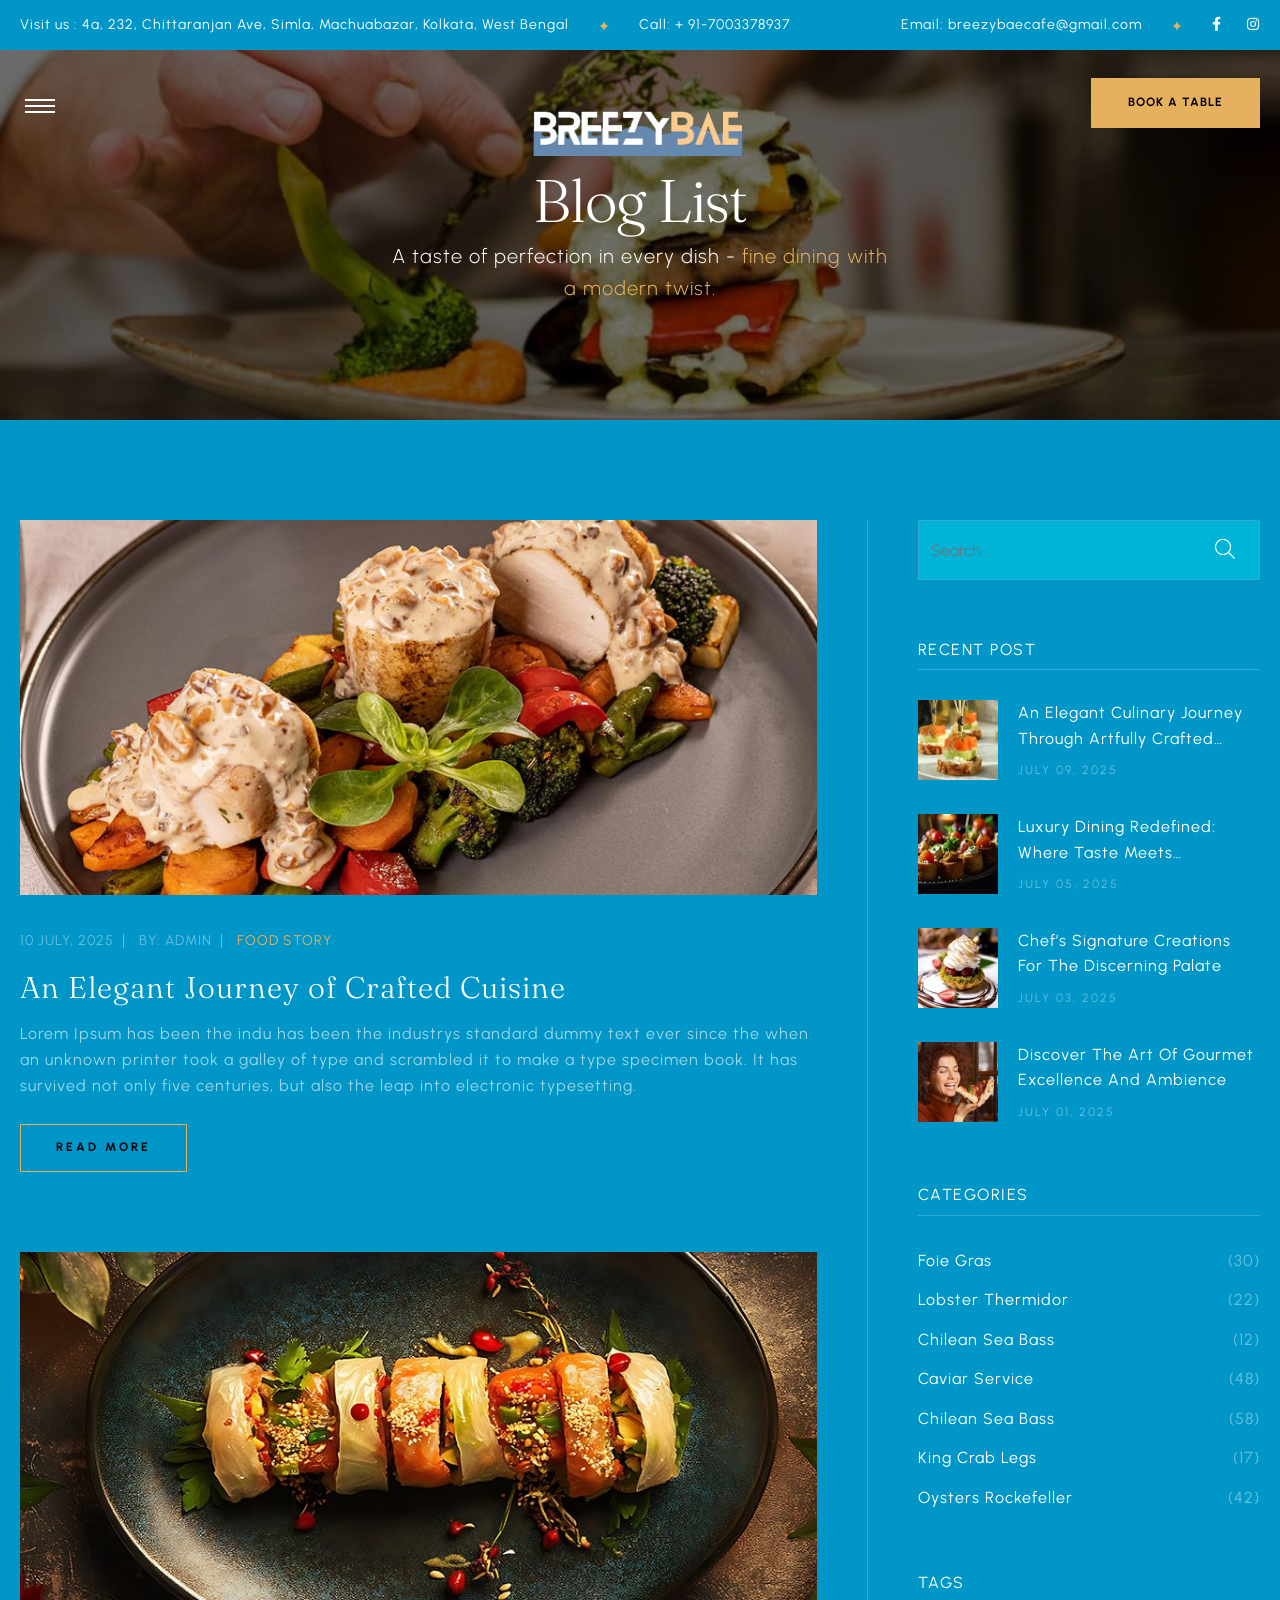
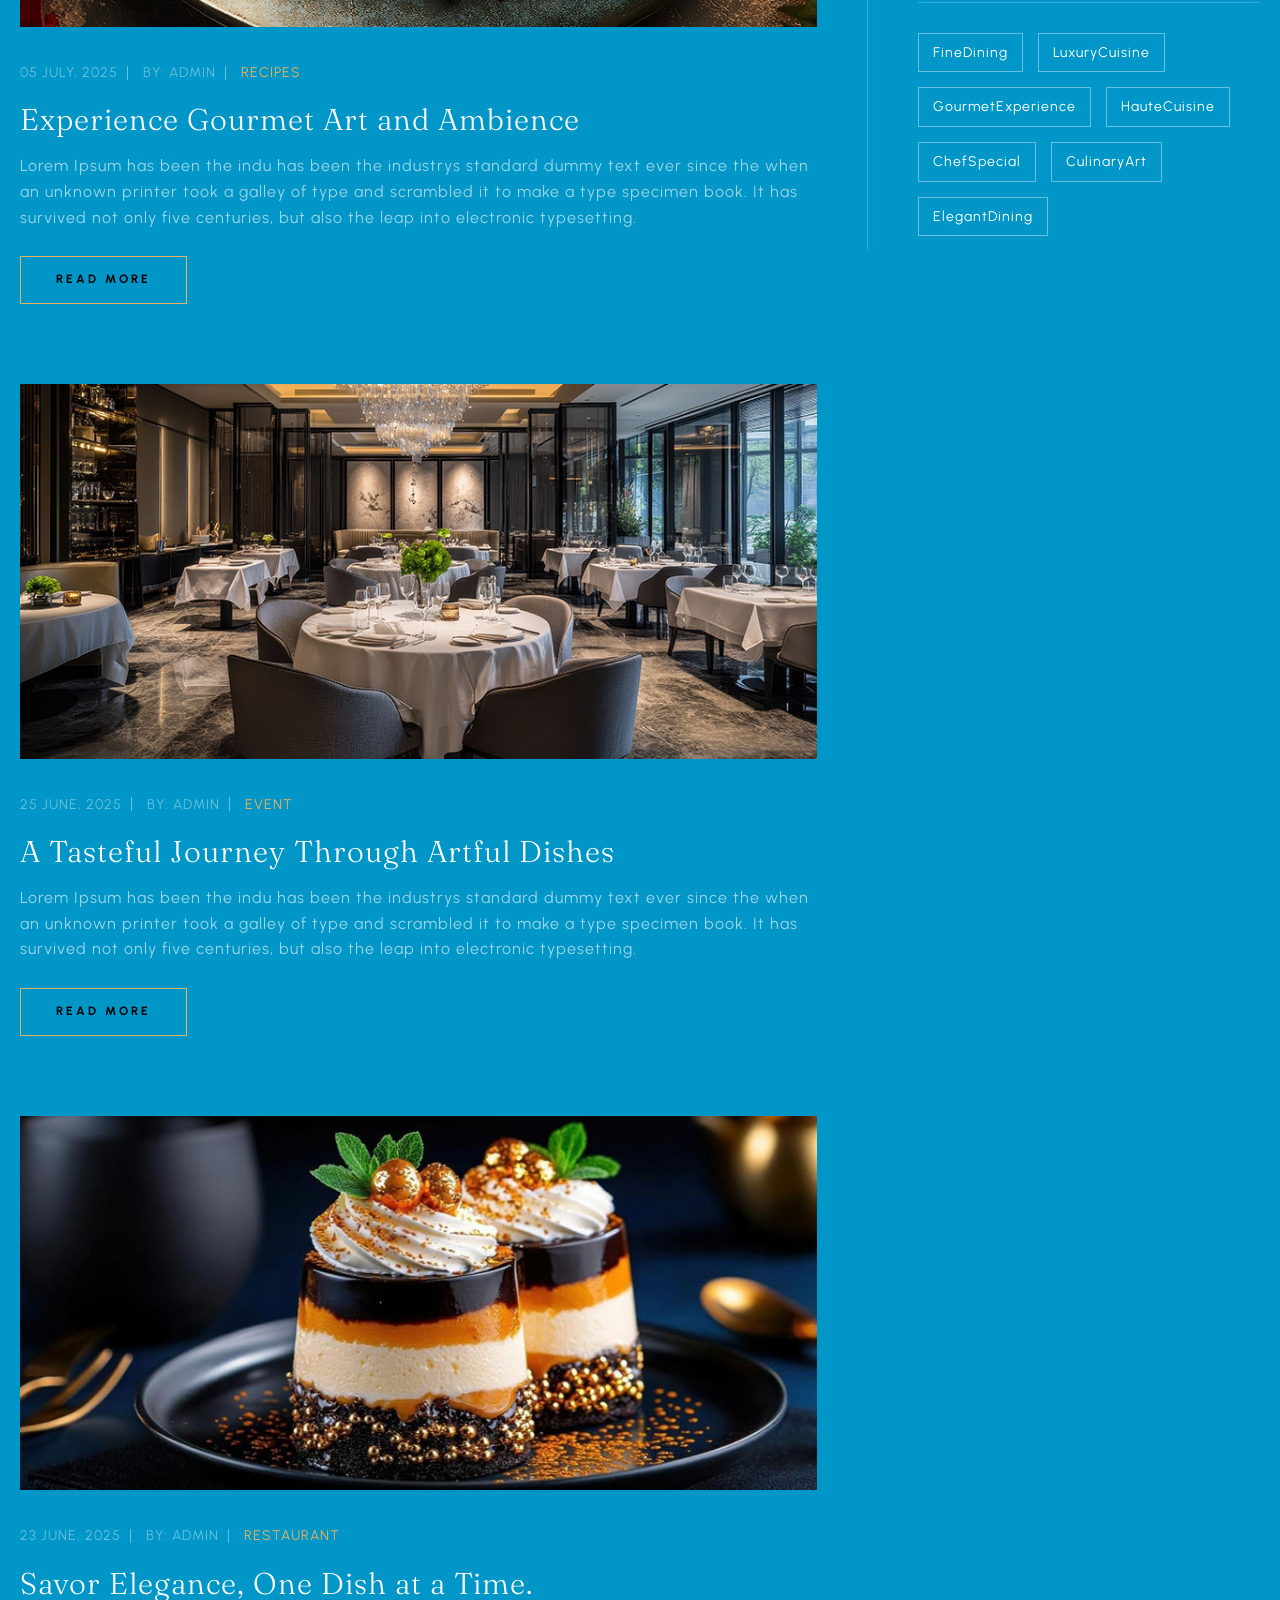
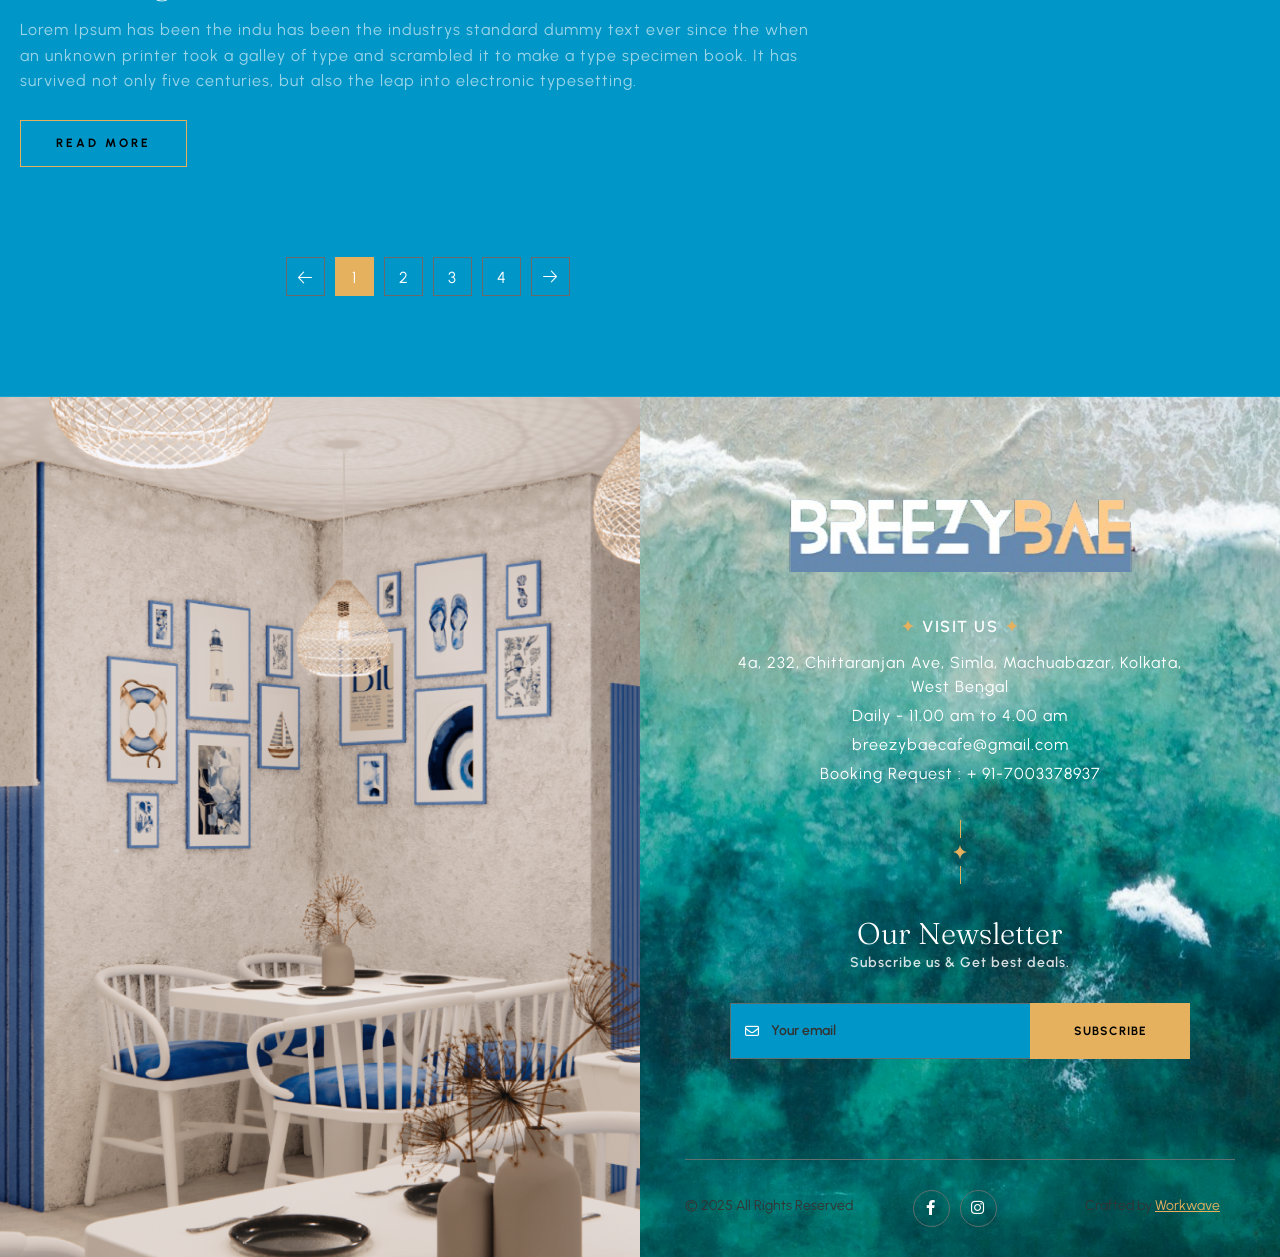
<file: blog-list.html>
<!DOCTYPE html>
<html lang="en">
	<!-- Mirrored from kalanidhithemes.com/live-preview/landing-page/BreezyBae/all-demo/BreezyBae-5-Rollingimages-Hero-Center-Header/blog-list.html by HTTrack Website Copier/3.x [XR&CO'2014], Mon, 25 Aug 2025 07:59:19 GMT -->
	<head>
		<meta charset="utf-8" />
		<title>BreezyBae - Cafe & Restro - About Us</title>
		<!-- Stylesheets -->
		<link href="bootstrap.css" rel="stylesheet" />
		<link href="style.css" rel="stylesheet" />
		<link rel="shortcut icon" href="images/logo/short-logo.png" type="image/x-icon" />
		<link rel="icon" href="images/logo/short-logo.png" type="image/x-icon" />
		<!-- Responsive -->
		<meta http-equiv="X-UA-Compatible" content="IE=edge" />
		<meta
			name="viewport"
			content="width=device-width, initial-scale=1.0, maximum-scale=1.0, user-scalable=0" />
		<link href="responsive.css" rel="stylesheet" />
	</head>

	<body>
		<div class="page-wrapper">
			<!-- Preloader -->
			<div class="loader-wrap">
				<div class="preloader">
					<div id="handle-preloader" class="handle-preloader">
						<div class="animation-preloader">
							<div class="spinner-not"></div>
							<div class="txt-loading">
								<span data-text-preloader="B" class="letters-loading"> B </span>
								<span data-text-preloader="R" class="letters-loading"> R </span>
								<span data-text-preloader="E" class="letters-loading"> E </span>
								<span data-text-preloader="E" class="letters-loading"> E </span>
								<span data-text-preloader="Z" class="letters-loading"> Z </span>
								<span data-text-preloader="Y" class="letters-loading"> Y </span>
								<span data-text-preloader="B" class="letters-loading"> B </span>
								<span data-text-preloader="A" class="letters-loading"> A </span>
								<span data-text-preloader="E" class="letters-loading"> E </span>
							</div>
						</div>
					</div>
				</div>
			</div>
			<!-- Preloader End -->

			<!-- Main Header-->
			<header class="main-header header-down">
				<div class="header-top">
					<div class="auto-container">
						<div class="inner clearfix">
							<div class="top-left clearfix">
								<ul class="top-info clearfix">
									<li>
										Visit us : 4a, 232, Chittaranjan Ave, Simla, Machuabazar,
										Kolkata, West Bengal
									</li>
									<li>
										<a href="tel:+ 91-7003378937"> Call: + 91-7003378937 </a>
									</li>
								</ul>
							</div>
							<div class="top-right clearfix">
								<ul class="top-info clearfix">
									<li>
										<a href="mailto:breezybaecafe@gmail.com">
											Email: breezybaecafe@gmail.com</a
										>
									</li>
									<li class="social">
										<a
											href="https://www.facebook.com/profile.php?id=61579037446461"
											aria-label="facebook page"
											><i class="fa-brands fa-facebook-f"></i
										></a>
									</li>
									<li class="social">
										<a
											href="https://www.instagram.com/breezybaecafe/"
											aria-label="insta page"
											><i class="fa-brands fa-instagram"></i
										></a>
									</li>
								</ul>
							</div>
						</div>
					</div>
				</div>
				<!-- Header Upper -->
				<div class="header-upper">
					<div class="auto-container">
						<!-- Main Box -->
						<div
							class="main-box d-flex justify-content-between align-items-center flex-wrap">
							<!-- Links Box -->
							<div class="links-box clearfix">
								<!-- Hidden Nav Toggler -->
								<div class="nav-toggler">
									<button class="hidden-bar-opener">
										<span class="hamburger">
											<span class="top-bun"></span>
											<span class="meat"></span>
											<span class="bottom-bun"></span>
										</span>
									</button>
								</div>
							</div>

							<!--Logo-->
							<div class="logo-box">
								<div class="logo">
									<a href="index.html" title="BreezyBae - Cafe & Restro"
										><img
											src="images/logo.png"
											alt=""
											title="BreezyBae - Cafe & Restro"
									/></a>
								</div>
							</div>

							<!--Don't use this menu for this option-->
							<div class="nav-box clearfix">
								<!--Nav Outer-->
								<div class="nav-outer clearfix">
									<nav class="main-menu">
										<ul class="navigation clearfix">
											<li class="current dropdown">
												<a href="index.html">Home</a>
												<ul>
													<li><a href="#">Home 1 Left Header</a></li>
													<li><a href="#">Home 1 Center Header</a></li>
													<li><a href="#">Home 3 Video Hero</a></li>
												</ul>
											</li>
											<li class="dropdown has-mega-menu">
												<a href="menu-list.html">Menus</a>
												<ul>
													<li>
														<div class="mega-menu">
															<div class="menu-inner">
																<div class="auto-container">
																	<div class="row clearfix">
																		<div
																			class="menu-block col-lg-3 col-md-6 col-sm-6">
																			<div class="image">
																				<a href="menu-list.html"
																					><img
																						src="images/resource/menu-image-1.png"
																						alt=""
																				/></a>
																			</div>
																			<div class="title">
																				<a href="menu-list.html">Menu list 1</a>
																			</div>
																		</div>
																		<div
																			class="menu-block col-lg-3 col-md-6 col-sm-6">
																			<div class="image">
																				<a href="menu-list.html"
																					><img
																						src="images/resource/menu-image-2.png"
																						alt=""
																				/></a>
																			</div>
																			<div class="title">
																				<a href="menu-list.html">Menu list 2</a>
																			</div>
																		</div>
																		<div
																			class="menu-block col-lg-3 col-md-6 col-sm-6">
																			<div class="image">
																				<a href="menu-list.html"
																					><img
																						src="images/resource/menu-image-3.png"
																						alt=""
																				/></a>
																			</div>
																			<div class="title">
																				<a href="menu-list.html">Menu list 3</a>
																			</div>
																		</div>
																		<div
																			class="menu-block col-lg-3 col-md-6 col-sm-6">
																			<div class="image">
																				<a href="menu-list.html"
																					><img
																						src="images/resource/menu-image-4.png"
																						alt=""
																				/></a>
																			</div>
																			<div class="title">
																				<a href="menu-list.html">Menu list 4</a>
																			</div>
																		</div>
																	</div>
																</div>
															</div>
														</div>
													</li>
												</ul>
											</li>
											<li><a href="about.html">About Us</a></li>

											<li class="dropdown">
												<a href="#">Pages</a>
												<ul>
													<li><a href="#">Dropdown Menu 1</a></li>
													<li><a href="#">Dropdown Menu 2</a></li>
													<li><a href="#">Dropdown Menu 3</a></li>
													<li class="dropdown">
														<a href="#">Dropdown Menu 4</a>
														<ul>
															<li><a href="#">Dropdown Menu level 2</a></li>
															<li><a href="#">Dropdown Menu level 2</a></li>
															<li><a href="#">Dropdown Menu Level 3</a></li>
														</ul>
													</li>
													<li><a href="#">Dropdown Lorem 5</a></li>
												</ul>
											</li>
											<li><a href="#">Blog</a></li>
											<li><a href="#">Contact</a></li>
										</ul>
									</nav>
									<!-- Main Menu End-->
								</div>
								<!--Nav Outer End-->
							</div>
							<!---->

							<div class="link link-btn">
								<a
									href="book-table.html"
									class="theme-btn btn-style-one clearfix">
									<span class="btn-wrap">
										<span class="text-one">BOOK A TABLE</span>
										<span class="text-two">BOOK A TABLE</span>
									</span>
								</a>
							</div>
						</div>
					</div>
				</div>
			</header>
			<!--End Main Header -->

			<!--Menu Backdrop-->
			<div class="menu-backdrop"></div>

			<!-- Hidden Navigation Bar -->
			<section class="hidden-bar">
				<!-- Hidden Bar Wrapper -->
				<div class="inner-box">
					<div class="cross-icon hidden-bar-closer">
						<span class="far fa-close"></span>
					</div>
					<div class="logo-box">
						<a href="index.html" title="BreezyBae - Cafe & Restro"
							><img
								src="images/resource/sidebar-logo.png"
								alt="image"
								title="BreezyBae - Cafe & Restro"
						/></a>
					</div>

					<!-- .Side-menu -->
					<div class="side-menu">
						<ul class="navigation clearfix">
							<li>
								<a href="index.html">Home</a>
							</li>
							<li><a href="about.html">About Us</a></li>
							<li><a href="menu-list.html">Our Menu</a></li>
							
							<li><a href="privacy-policy.html">Privacy Policy</a></li>
							<li><a href="contact-us.html">Contact Us</a></li>
							<li><a href="https://admin.breezybae.com/login">admin</a></li>
						</ul>
					</div>
					<!-- /.Side-menu -->
				</div>
				<!-- / Hidden Bar Wrapper -->
			</section>
			<!-- / Hidden Bar -->

			<!--Info Back Drop-->
			<div class="info-back-drop"></div>

			<!-- Hidden Bar -->
			<section class="info-bar">
				<div class="inner-box">
					<div class="cross-icon"><span class="far fa-close"></span></div>
					<div class="image-box">
						<img src="images/resource/sidebar-image.jpg" alt="image" title="" />
					</div>
					<div class="logo-box">
						<a href="index.html" title="BreezyBae - Cafe & Restro"
							><img
								src="images/resource/sidebar-logo.png"
								alt="image"
								title="BreezyBae - Cafe & Restro"
						/></a>
					</div>

					<h5>Visit Us</h5>
					<ul class="info">
						<li>
							BreezyBae, Arrondissement, <br />
							Paris 9578
						</li>
						<li>
							<span class="ib-ttl"> Lunch Time </span>- 10.00 am – 3:30 pm
						</li>
						<li>
							<span class="ib-ttl"> Dinner Time</span> - 08.00 pm – 10:30 pm
						</li>
						<li>
							<a href="mailto:breezybaecafe@gmail.com"
								>breezybaecafe@gmail.com</a
							>
						</li>
					</ul>
					<div class="booking-info">
						<div class="bk-no">
							<a href="tel:+ 91-7003378937">Booking: + 91-7003378937</a>
						</div>
					</div>
				</div>
			</section>
			<!--End Hidden Bar -->

			<!-- Inner Banner Section -->
			<section class="inner-banner">
				<div
					class="image-layer"
					style="
						background-image: url(images/background/banner-image-7.jpg);
					"></div>
				<div class="auto-container">
					<div class="inner">
						<h1>Blog List</h1>
						<div class="sub_text">
							<p>
								A taste of perfection in every dish -
								<span class="primary-color">
									fine dining with a modern twist.</span
								>
							</p>
						</div>
					</div>
				</div>
			</section>
			<!--End Banner Section -->

			<!-- Main Blog List Section Start-->
			<section class="blog_list_section section-kt">
				<div class="auto-container">
					<div class="row">
						<!-- Blog Left Side -->
						<div class="col-lg-8">
							<div class="blog_left_side">
								<!-- Blog post -->
								<div
									class="blog_panel"
									data-aos="fade-up"
									data-aos-duration="1500">
									<div class="main_img">
										<a href="blog-single-post.html"
											><img src="images/resource/blog-list-1.jpg" alt="image"
										/></a>
									</div>
									<div class="blog_info">
										<ul>
											<li>10 July, 2025</li>
											<li>By: Admin</li>
											<li><a href="#"> Food Story </a></li>
										</ul>
										<h4>
											<a href="blog-single-post.html"
												>An Elegant Journey of Crafted Cuisine</a
											>
										</h4>
										<p>
											Lorem Ipsum has been the indu has been the industrys
											standard dummy text ever since the when an unknown printer
											took a galley of type and scrambled it to make a type
											specimen book. It has survived not only five centuries,
											but also the leap into electronic typesetting.
										</p>
										<div class="link-box">
											<a
												href="blog-single-post.html"
												class="theme-btn btn-style-two clearfix">
												<span class="btn-wrap">
													<span class="text-one">read more</span>
													<span class="text-two">read more</span>
												</span>
											</a>
										</div>
									</div>
								</div>

								<!-- Blog post -->
								<div
									class="blog_panel"
									data-aos="fade-up"
									data-aos-duration="1500">
									<div class="main_img">
										<a href="blog-single-post.html"
											><img src="images/resource/blog-list-2.jpg" alt="image"
										/></a>
									</div>
									<div class="blog_info">
										<ul>
											<li>05 July, 2025</li>
											<li>By: Admin</li>
											<li><a href="#"> Recipes </a></li>
										</ul>
										<h4>
											<a href="blog-single-post.html"
												>Experience Gourmet Art and Ambience</a
											>
										</h4>
										<p>
											Lorem Ipsum has been the indu has been the industrys
											standard dummy text ever since the when an unknown printer
											took a galley of type and scrambled it to make a type
											specimen book. It has survived not only five centuries,
											but also the leap into electronic typesetting.
										</p>
										<div class="link-box">
											<a
												href="blog-single-post.html"
												class="theme-btn btn-style-two clearfix">
												<span class="btn-wrap">
													<span class="text-one">read more</span>
													<span class="text-two">read more</span>
												</span>
											</a>
										</div>
									</div>
								</div>

								<!-- Blog post -->
								<div
									class="blog_panel"
									data-aos="fade-up"
									data-aos-duration="1500">
									<div class="main_img">
										<a href="blog-single-post.html"
											><img src="images/resource/blog-list-3.jpg" alt="image"
										/></a>
									</div>
									<div class="blog_info">
										<ul>
											<li>25 June, 2025</li>
											<li>By: Admin</li>
											<li><a href="#"> Event </a></li>
										</ul>
										<h4>
											<a href="blog-single-post.html"
												>A Tasteful Journey Through Artful Dishes</a
											>
										</h4>
										<p>
											Lorem Ipsum has been the indu has been the industrys
											standard dummy text ever since the when an unknown printer
											took a galley of type and scrambled it to make a type
											specimen book. It has survived not only five centuries,
											but also the leap into electronic typesetting.
										</p>
										<div class="link-box">
											<a
												href="blog-single-post.html"
												class="theme-btn btn-style-two clearfix">
												<span class="btn-wrap">
													<span class="text-one">read more</span>
													<span class="text-two">read more</span>
												</span>
											</a>
										</div>
									</div>
								</div>

								<!-- Blog post -->
								<div
									class="blog_panel"
									data-aos="fade-up"
									data-aos-duration="1500">
									<div class="main_img">
										<a href="blog-single-post.html"
											><img src="images/resource/blog-list-4.jpg" alt="image"
										/></a>
									</div>
									<div class="blog_info">
										<ul>
											<li>23 June, 2025</li>
											<li>By: Admin</li>
											<li><a href="#"> Restaurant </a></li>
										</ul>
										<h4>
											<a href="blog-single-post.html"
												>Savor Elegance, One Dish at a Time.</a
											>
										</h4>
										<p>
											Lorem Ipsum has been the indu has been the industrys
											standard dummy text ever since the when an unknown printer
											took a galley of type and scrambled it to make a type
											specimen book. It has survived not only five centuries,
											but also the leap into electronic typesetting.
										</p>
										<div class="link-box">
											<a
												href="blog-single-post.html"
												class="theme-btn btn-style-two clearfix">
												<span class="btn-wrap">
													<span class="text-one">read more</span>
													<span class="text-two">read more</span>
												</span>
											</a>
										</div>
									</div>
								</div>
							</div>
						</div>

						<!-- blog Right Side -->
						<div class="col-lg-4">
							<div class="blog_right_side">
								<!-- Search Blog -->
								<div
									class="blog_search_block bg_box"
									data-aos="fade-up"
									data-aos-duration="1500">
									<form
										action="mailto:breezybaecafe@gmail.com"
										enctype="text/plain"
										id="searchForm">
										<div class="form-group">
											<div class="form_inner">
												<input
													type="text"
													class="form-control"
													name="search"
													placeholder="Search..." />
												<button type="submit">
													<i class="fa-light fa-magnifying-glass"></i>
												</button>
											</div>
										</div>
									</form>
								</div>
								<!-- Recent Post -->
								<div
									class="recent_post_block bg_box"
									data-aos="fade-up"
									data-aos-duration="1500">
									<h6>Recent Post</h6>
									<ul class="recent_blog_list">
										<li>
											<a href="blog-single-post.html">
												<div class="img">
													<img
														src="images/resource/blog-recent-1.jpg"
														alt="image" />
												</div>
												<div class="text">
													<p>
														An Elegant Culinary Journey Through Artfully Crafted
														Dishes
													</p>
													<span>July 09, 2025</span>
												</div>
											</a>
										</li>
										<li>
											<a href="blog-single-post.html">
												<div class="img">
													<img
														src="images/resource/blog-recent-2.jpg"
														alt="image" />
												</div>
												<div class="text">
													<p>
														Luxury Dining Redefined: Where Taste Meets
														Sophistication
													</p>
													<span>July 05, 2025</span>
												</div>
											</a>
										</li>
										<li>
											<a href="blog-single-post.html">
												<div class="img">
													<img
														src="images/resource/blog-recent-3.jpg"
														alt="image" />
												</div>
												<div class="text">
													<p>
														Chef’s Signature Creations for the Discerning Palate
													</p>
													<span>July 03, 2025</span>
												</div>
											</a>
										</li>
										<li>
											<a href="blog-single-post.html">
												<div class="img">
													<img
														src="images/resource/blog-recent-4.jpg"
														alt="image" />
												</div>
												<div class="text">
													<p>
														Discover the Art of Gourmet Excellence and Ambience
													</p>
													<span>July 01, 2025</span>
												</div>
											</a>
										</li>
									</ul>
								</div>

								<!-- Categories List -->
								<div
									class="categories_block bg_box"
									data-aos="fade-up"
									data-aos-duration="1500">
									<h6>Categories</h6>
									<ul>
										<li>
											<a href="#" class="cat"> Foie Gras</a>
											<span>(30)</span>
										</li>
										<li>
											<a href="#" class="cat"> Lobster Thermidor </a>
											<span>(22)</span>
										</li>
										<li>
											<a href="#" class="cat"> Chilean Sea Bass</a>
											<span>(12)</span>
										</li>
										<li>
											<a href="#" class="cat"> Caviar Service</a>
											<span>(48)</span>
										</li>
										<li>
											<a href="#" class="cat"> Chilean Sea Bass</a>
											<span>(58)</span>
										</li>
										<li>
											<a href="#" class="cat"> King Crab Legs</a>
											<span>(17)</span>
										</li>
										<li>
											<a href="#" class="cat"> Oysters Rockefeller</a>
											<span>(42)</span>
										</li>
									</ul>
								</div>

								<!-- Tags Block -->
								<div
									class="tags_block bg_box"
									data-aos="fade-up"
									data-aos-duration="1500">
									<h6>Tags</h6>
									<ul>
										<li><a href="#">FineDining</a></li>
										<li><a href="#">LuxuryCuisine</a></li>
										<li><a href="#">GourmetExperience</a></li>
										<li><a href="#">HauteCuisine</a></li>
										<li><a href="#">ChefSpecial</a></li>
										<li><a href="#">CulinaryArt</a></li>
										<li><a href="#">ElegantDining</a></li>
									</ul>
								</div>
							</div>
						</div>
					</div>

					<!-- Pagination Block Start -->
					<div
						class="pagination_block"
						data-aos="fade-up"
						data-aos-duration="1500">
						<div class="row">
							<div class="col-lg-8">
								<ul>
									<li>
										<a href="#" class="prev"
											><i class="fa-light fa-arrow-left"></i
										></a>
									</li>
									<li><a href="#" class="active">1</a></li>
									<li><a href="#">2</a></li>
									<li><a href="#">3</a></li>
									<li><a href="#">4</a></li>
									<li>
										<a href="#" class="next"
											><i class="fa-light fa-arrow-right"></i
										></a>
									</li>
								</ul>
							</div>
						</div>
					</div>
					<!-- Pagination Block End -->
				</div>
			</section>
			<!-- Main Blog List Section End-->

			<!--Main Footer-->
			<footer class="main-footer">
				<div class="upper-section">
					<div class="fluid-section">
						<div class="row clearfix">
							<!--Footer Col-->
							<div
								class="footer-col footer-image-col col-lg-6 col-md-12 col-sm-12">
								<div
									class="footer-image wow fadeInLeft"
									data-wow-duration="1500ms"
									data-wow-delay="0ms">
									<div
										class="image-layer"
										style="
											background-image: url(images/background/reservation-bg.png);
										"></div>
								</div>
							</div>

							<!--Footer Col-->
							<div class="footer-col info-col col-lg-6 col-md-12 col-sm-12">
								<div
									class="inner wow fadeInUp"
									data-wow-delay="0ms"
									data-wow-duration="1500ms">
									<div class="content">
										<div class="logo">
											<a href="index.html" title="BreezyBae - Cafe & Restro"
												><img
													src="images/logo.png"
													alt="image"
													title="BreezyBae - Cafe & Restro"
											/></a>
										</div>
										<div class="info">
											<h6>visit us</h6>
											<ul>
												<li>
													4a, 232, Chittaranjan Ave, Simla, Machuabazar,
													Kolkata, West Bengal
												</li>
												<li>Daily - 11.00 am to 4.00 am</li>
												<li>
													<a href="mailto:booking@domainname.com"
														>breezybaecafe@gmail.com</a
													>
												</li>
												<li>
													<a href="tel:+ 91-7003378937"
														>Booking Request : + 91-7003378937</a
													>
												</li>
											</ul>
										</div>
										<div class="separator"><span> </span></div>

										<div class="newsletter">
											<h4>Our Newsletter</h4>
											<div class="text">
												Subscribe us & Get best deals.											</div>
											<div class="newsletter-form">
												<form
													method="post"
													action="mailto:breezybaecafe@gmail.com"
													enctype="text/plain"
													id="newsletterForm">
													<div class="form-group">
														<span class="alt-icon far fa-envelope"></span>
														<input
															type="email"
															name="email"
															value=""
															placeholder="Your email"
															required />
														<button
															type="submit"
															class="theme-btn btn-style-one clearfix">
															<span class="btn-wrap">
																<span class="text-one">subscribe</span>
																<span class="text-two">subscribe</span>
															</span>
														</button>
													</div>
												</form>
											</div>
										</div>
									</div>
									<!-- last footer -->
									<div class="bottom_footer">
										<!-- container start -->
										<div class="auto-container">
											<!-- row start -->
											<div class="row clearfix">
												<div
													class="col-xl-4 col-lg-12 col-md-12 col-sm-12"
													style="color: white">
													<p>© 2025 All Rights Reserved</p>
												</div>

												<div
													class="col-xl-4 col-lg-12 col-md-12 col-sm-12"
													style="color: white">
													<ul class="social_media">
														<li>
															<a
																href="https://www.facebook.com/profile.php?id=61579037446461"
																aria-label="facebook page"
																><i class="fa-brands fa-facebook-f"></i
															></a>
														</li>
														<li>
															<a
																href="https://www.instagram.com/breezybaecafe/"
																aria-label="insta page"
																><i class="fa-brands fa-instagram"></i
															></a>
														</li>
													</ul>
												</div>

												<div
													class="col-xl-4 col-lg-12 col-md-12 col-sm-12"
													style="color: white">
													<p class="developer_text">
														Crafted by
														<a href="#" target="blank">Workwave</a>
													</p>
												</div>
											</div>
											<!-- row end -->
										</div>
										<!-- container end -->
									</div>
								</div>
							</div>
						</div>
					</div>
				</div>
			</footer>
		</div>
		<!--End pagewrapper-->

		<!--Scroll to top-->
		<div class="scroll-to-top scroll-to-target" data-target="html">
			<span class="icon fa fa-angle-up"></span>
		</div>
		<!--[if lt IE 9
			]><script src="https://cdnjs.cloudflare.com/ajax/libs/html5shiv/3.7.3/html5shiv.js"></script
		><![endif]-->

		<script src="jquery.js"></script>
		<script src="popper.min.js"></script>
		<script src="bootstrap.min.js"></script>
		<script src="jquery-ui.js"></script>
		<script src="jquery.fancybox.js"></script>
		<script src="swiper.js"></script>
		<script src="owl.js"></script>
		<script src="appear.js"></script>
		<script src="wow.js"></script>
		<script src="parallax.min.js"></script>
		<script src="custom-script.js"></script>
	</body>

	<!-- Mirrored from kalanidhithemes.com/live-preview/landing-page/BreezyBae/all-demo/BreezyBae-5-Rollingimages-Hero-Center-Header/blog-list.html by HTTrack Website Copier/3.x [XR&CO'2014], Mon, 25 Aug 2025 07:59:23 GMT -->
</html>
</file>
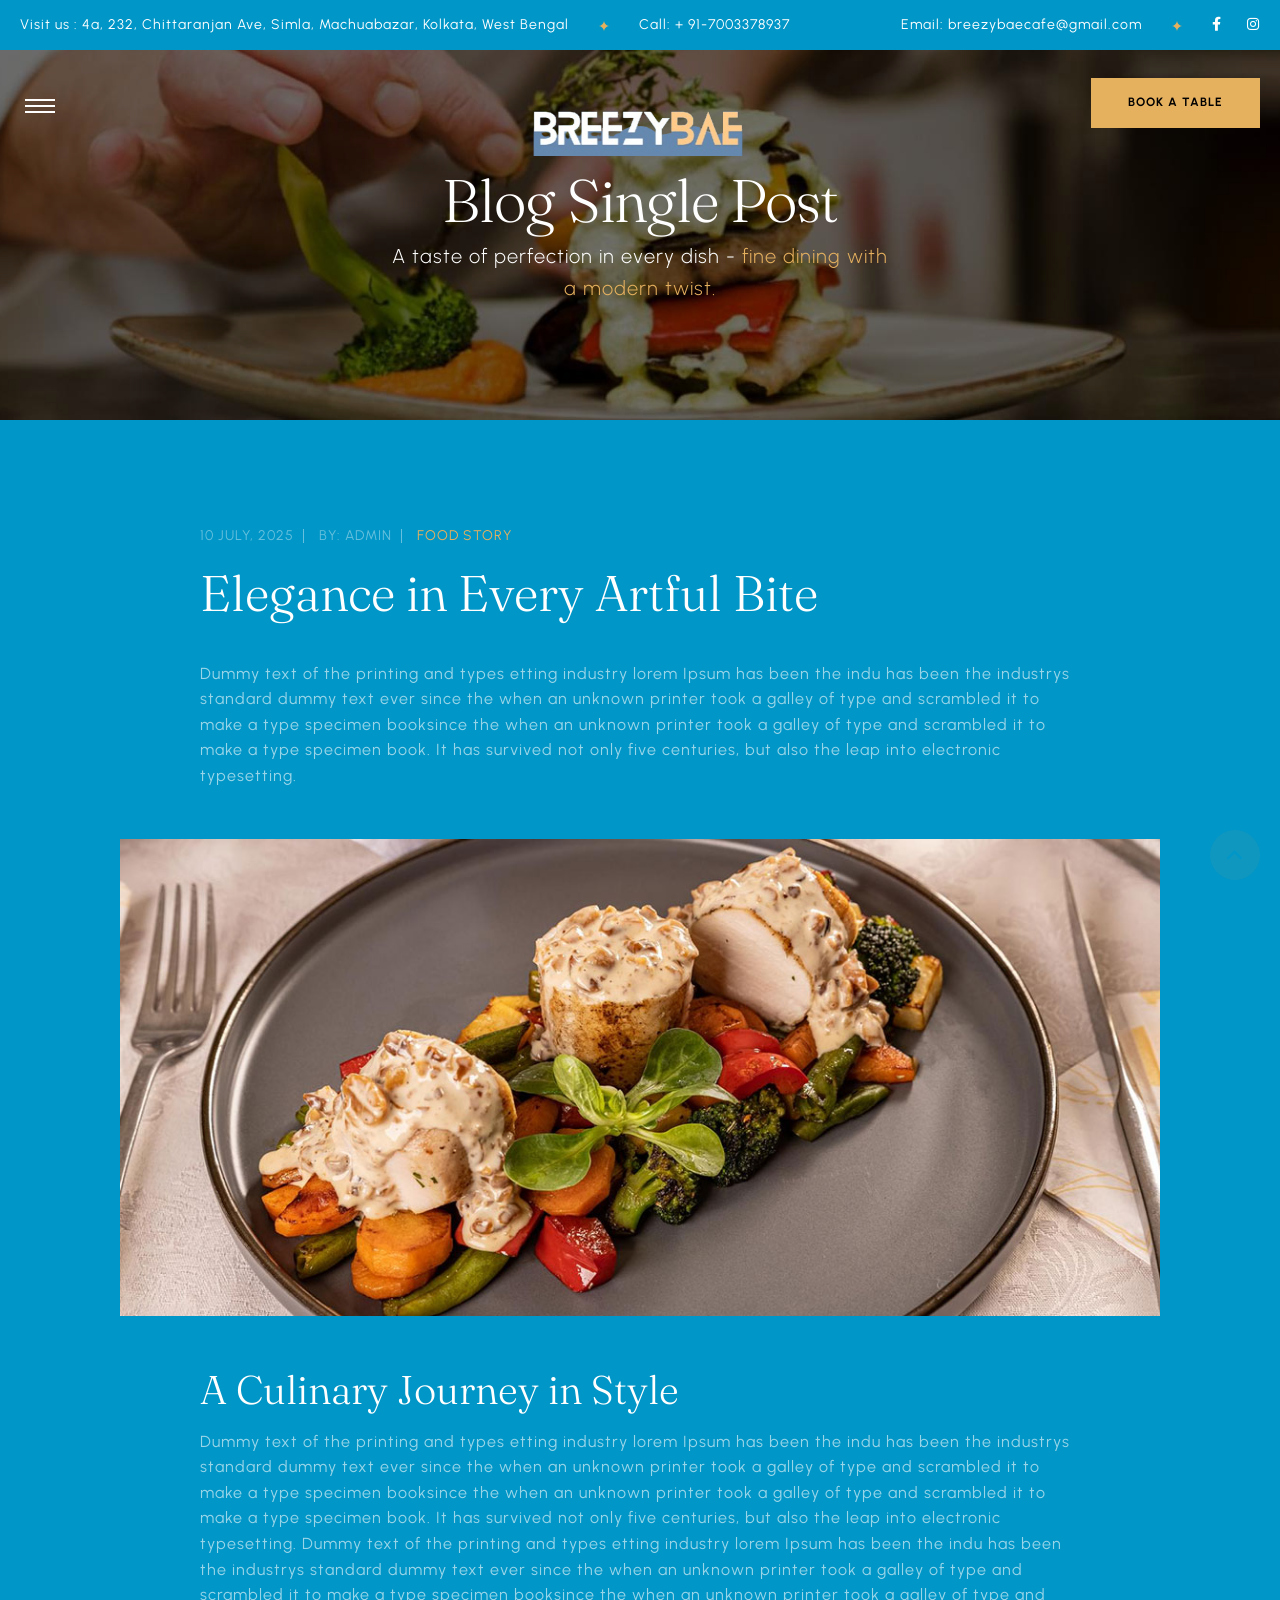
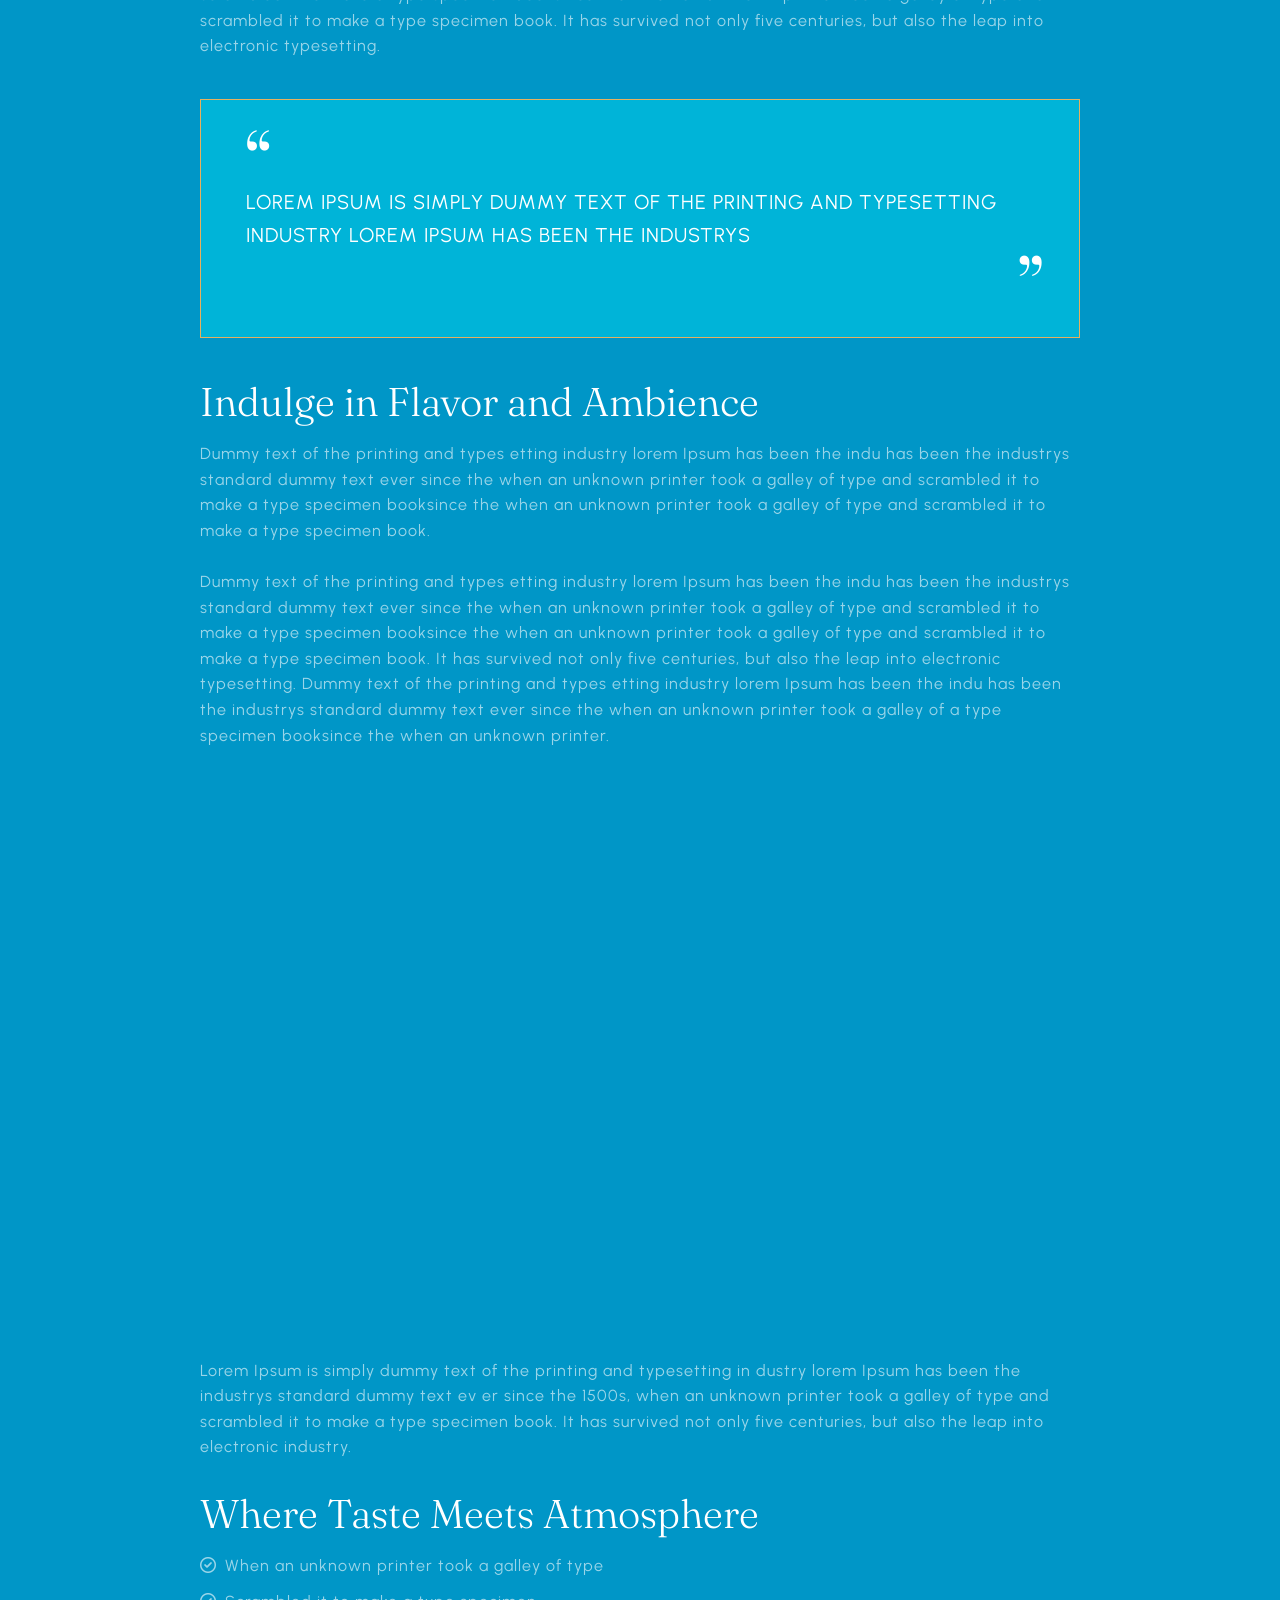
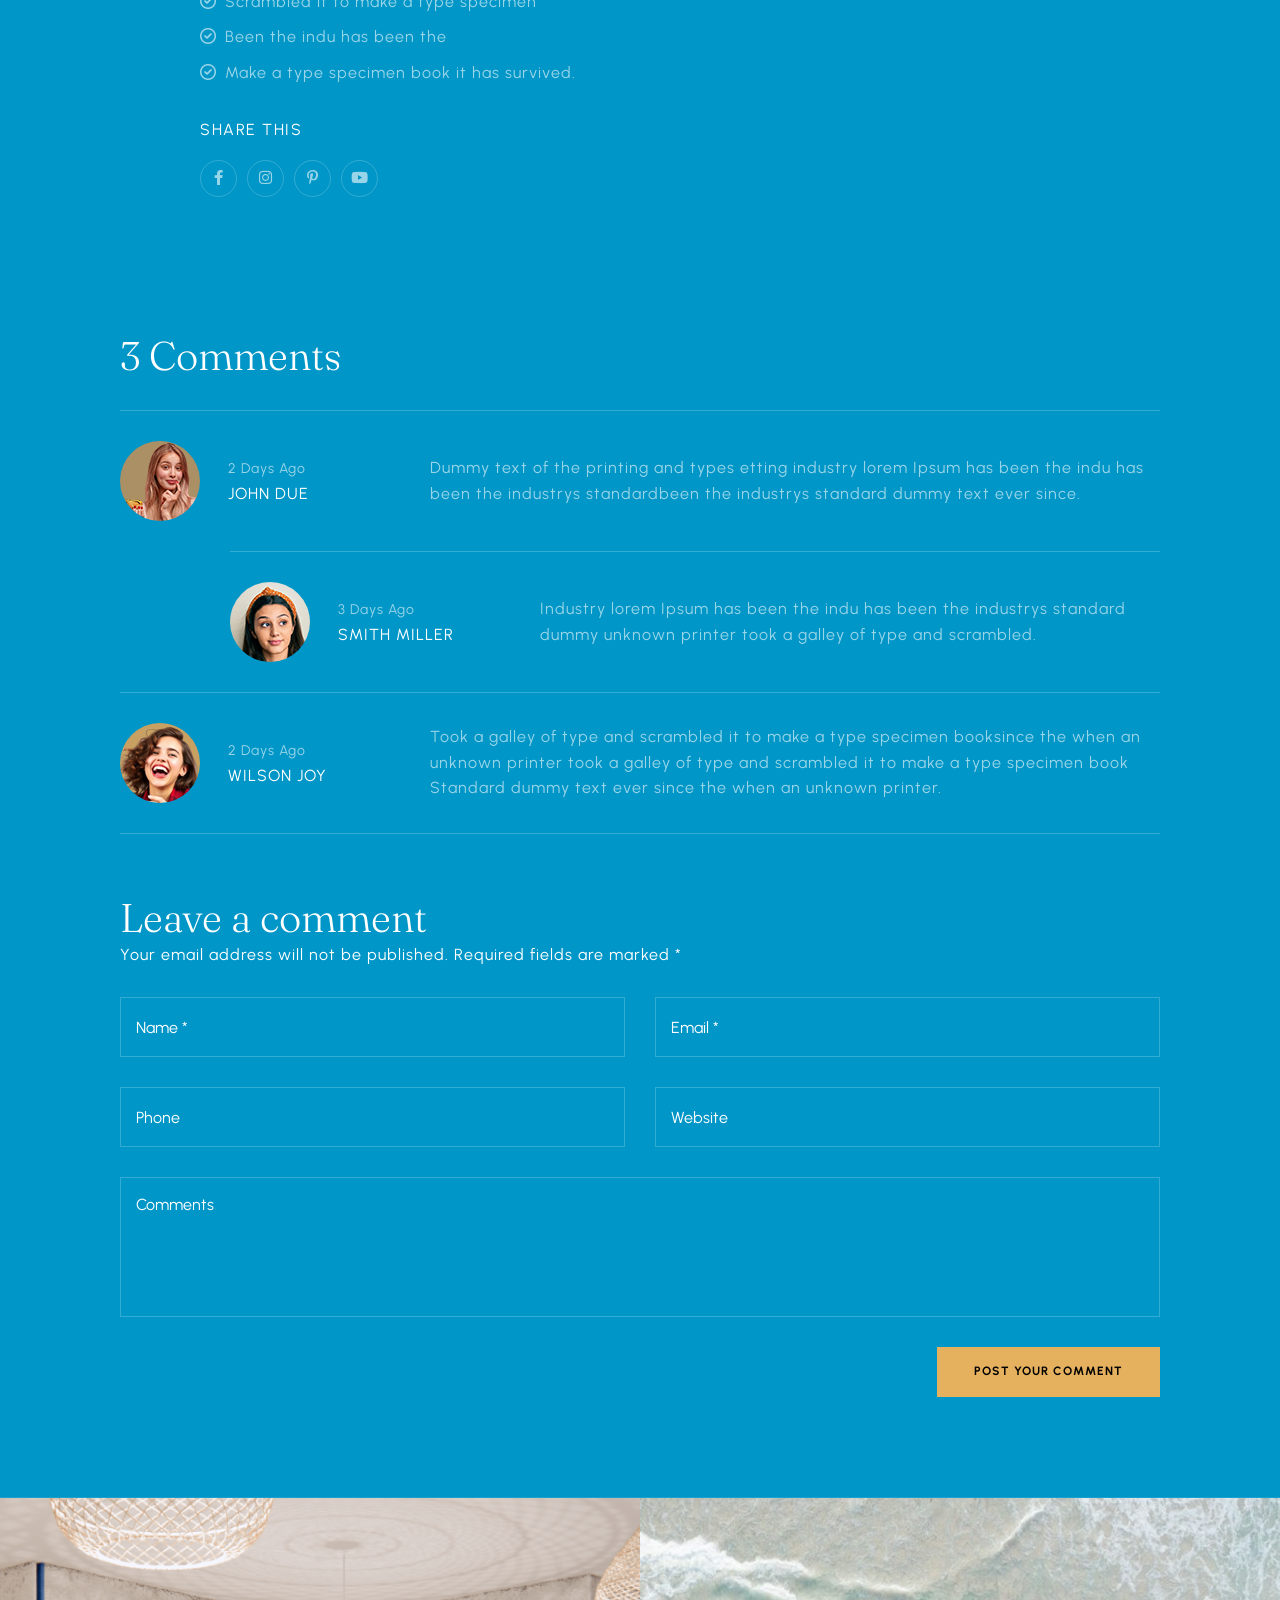
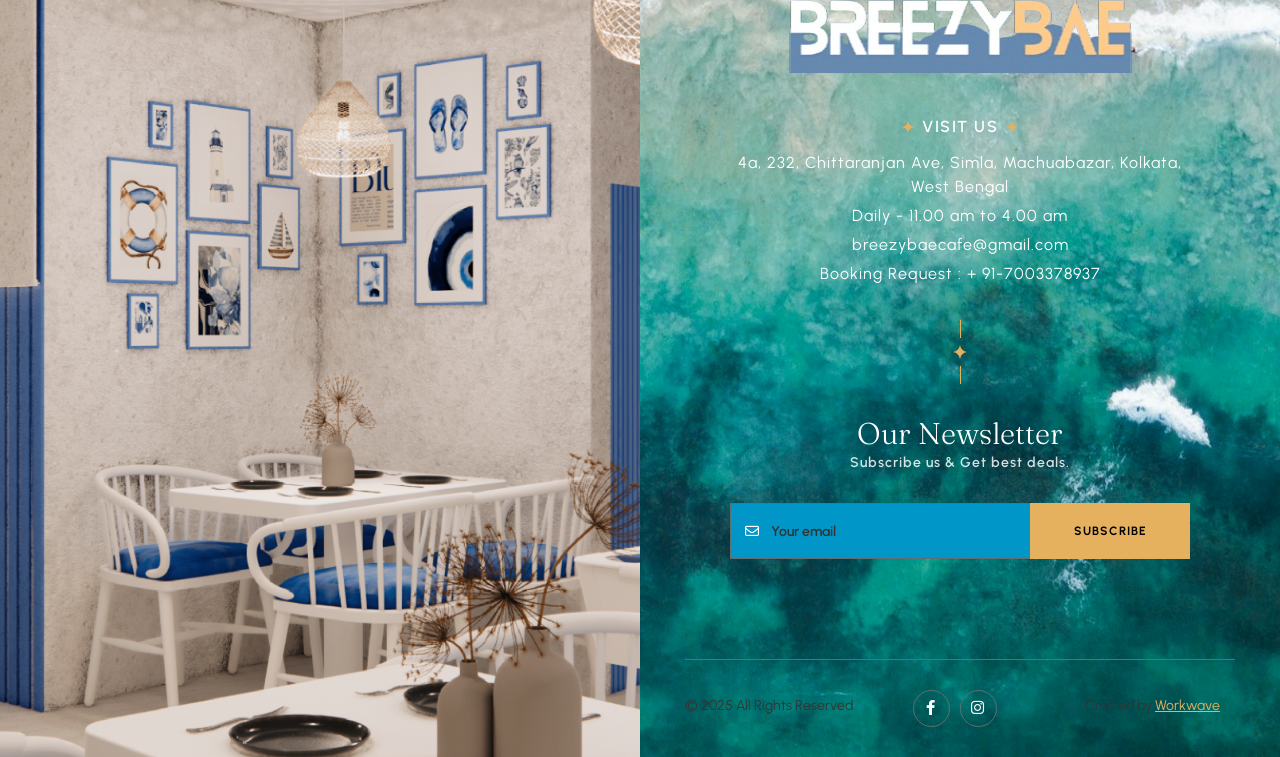
<file: blog-single-post.html>
<!DOCTYPE html>
<html lang="en">
	<!-- Mirrored from kalanidhithemes.com/live-preview/landing-page/BreezyBae/all-demo/BreezyBae-5-Rollingimages-Hero-Center-Header/blog-single-post.html by HTTrack Website Copier/3.x [XR&CO'2014], Mon, 25 Aug 2025 07:59:23 GMT -->
	<head>
		<meta charset="utf-8" />
		<title>BreezyBae - Cafe & Restro - About Us</title>
		<!-- Stylesheets -->
		<link href="bootstrap.css" rel="stylesheet" />
		<link href="style.css" rel="stylesheet" />
		<link rel="shortcut icon" href="images/logo/short-logo.png" type="image/x-icon" />
		<link rel="icon" href="images/logo/short-logo.png" type="image/x-icon" />
		<!-- Responsive -->
		<meta http-equiv="X-UA-Compatible" content="IE=edge" />
		<meta
			name="viewport"
			content="width=device-width, initial-scale=1.0, maximum-scale=1.0, user-scalable=0" />
		<link href="responsive.css" rel="stylesheet" />
	</head>

	<body>
		<div class="page-wrapper">
			<!-- Preloader -->
			<div class="loader-wrap">
				<div class="preloader">
					<div id="handle-preloader" class="handle-preloader">
						<div class="animation-preloader">
							<div class="spinner-not"></div>
							<div class="txt-loading">
								<span data-text-preloader="B" class="letters-loading"> B </span>
								<span data-text-preloader="R" class="letters-loading"> R </span>
								<span data-text-preloader="E" class="letters-loading"> E </span>
								<span data-text-preloader="E" class="letters-loading"> E </span>
								<span data-text-preloader="Z" class="letters-loading"> Z </span>
								<span data-text-preloader="Y" class="letters-loading"> Y </span>
								<span data-text-preloader="B" class="letters-loading"> B </span>
								<span data-text-preloader="A" class="letters-loading"> A </span>
								<span data-text-preloader="E" class="letters-loading"> E </span>
							</div>
						</div>
					</div>
				</div>
			</div>
			<!-- Preloader End -->

			<!-- Main Header-->
			<header class="main-header header-down">
				<div class="header-top">
					<div class="auto-container">
						<div class="inner clearfix">
							<div class="top-left clearfix">
								<ul class="top-info clearfix">
									<li>
										Visit us : 4a, 232, Chittaranjan Ave, Simla, Machuabazar,
										Kolkata, West Bengal
									</li>
									<li>
										<a href="tel:+ 91-7003378937"> Call: + 91-7003378937 </a>
									</li>
								</ul>
							</div>
							<div class="top-right clearfix">
								<ul class="top-info clearfix">
									<li>
										<a href="mailto:breezybaecafe@gmail.com">
											Email: breezybaecafe@gmail.com</a
										>
									</li>
									<li class="social">
										<a
											href="https://www.facebook.com/profile.php?id=61579037446461"
											aria-label="facebook page"
											><i class="fa-brands fa-facebook-f"></i
										></a>
									</li>
									<li class="social">
										<a
											href="https://www.instagram.com/breezybaecafe/"
											aria-label="insta page"
											><i class="fa-brands fa-instagram"></i
										></a>
									</li>
								</ul>
							</div>
						</div>
					</div>
				</div>
				<!-- Header Upper -->
				<div class="header-upper">
					<div class="auto-container">
						<!-- Main Box -->
						<div
							class="main-box d-flex justify-content-between align-items-center flex-wrap">
							<!-- Links Box -->
							<div class="links-box clearfix">
								<!-- Hidden Nav Toggler -->
								<div class="nav-toggler">
									<button class="hidden-bar-opener">
										<span class="hamburger">
											<span class="top-bun"></span>
											<span class="meat"></span>
											<span class="bottom-bun"></span>
										</span>
									</button>
								</div>
							</div>

							<!--Logo-->
							<div class="logo-box">
								<div class="logo">
									<a href="index.html" title="BreezyBae - Cafe & Restro"
										><img
											src="images/logo.png"
											alt=""
											title="BreezyBae - Cafe & Restro"
									/></a>
								</div>
							</div>

							<!--Don't use this menu for this option-->
							<div class="nav-box clearfix">
								<!--Nav Outer-->
								<div class="nav-outer clearfix">
									<nav class="main-menu">
										<ul class="navigation clearfix">
											<li class="current dropdown">
												<a href="index.html">Home</a>
												<ul>
													<li><a href="#">Home 1 Left Header</a></li>
													<li><a href="#">Home 1 Center Header</a></li>
													<li><a href="#">Home 3 Video Hero</a></li>
												</ul>
											</li>
											<li class="dropdown has-mega-menu">
												<a href="menu-list.html">Menus</a>
												<ul>
													<li>
														<div class="mega-menu">
															<div class="menu-inner">
																<div class="auto-container">
																	<div class="row clearfix">
																		<div
																			class="menu-block col-lg-3 col-md-6 col-sm-6">
																			<div class="image">
																				<a href="menu-list.html"
																					><img
																						src="images/resource/menu-image-1.png"
																						alt=""
																				/></a>
																			</div>
																			<div class="title">
																				<a href="menu-list.html">Menu list 1</a>
																			</div>
																		</div>
																		<div
																			class="menu-block col-lg-3 col-md-6 col-sm-6">
																			<div class="image">
																				<a href="menu-list.html"
																					><img
																						src="images/resource/menu-image-2.png"
																						alt=""
																				/></a>
																			</div>
																			<div class="title">
																				<a href="menu-list.html">Menu list 2</a>
																			</div>
																		</div>
																		<div
																			class="menu-block col-lg-3 col-md-6 col-sm-6">
																			<div class="image">
																				<a href="menu-list.html"
																					><img
																						src="images/resource/menu-image-3.png"
																						alt=""
																				/></a>
																			</div>
																			<div class="title">
																				<a href="menu-list.html">Menu list 3</a>
																			</div>
																		</div>
																		<div
																			class="menu-block col-lg-3 col-md-6 col-sm-6">
																			<div class="image">
																				<a href="menu-list.html"
																					><img
																						src="images/resource/menu-image-4.png"
																						alt=""
																				/></a>
																			</div>
																			<div class="title">
																				<a href="menu-list.html">Menu list 4</a>
																			</div>
																		</div>
																	</div>
																</div>
															</div>
														</div>
													</li>
												</ul>
											</li>
											<li><a href="about.html">About Us</a></li>

											<li class="dropdown">
												<a href="#">Pages</a>
												<ul>
													<li><a href="#">Dropdown Menu 1</a></li>
													<li><a href="#">Dropdown Menu 2</a></li>
													<li><a href="#">Dropdown Menu 3</a></li>
													<li class="dropdown">
														<a href="#">Dropdown Menu 4</a>
														<ul>
															<li><a href="#">Dropdown Menu level 2</a></li>
															<li><a href="#">Dropdown Menu level 2</a></li>
															<li><a href="#">Dropdown Menu Level 3</a></li>
														</ul>
													</li>
													<li><a href="#">Dropdown Lorem 5</a></li>
												</ul>
											</li>
											<li><a href="#">Blog</a></li>
											<li><a href="#">Contact</a></li>
										</ul>
									</nav>
									<!-- Main Menu End-->
								</div>
								<!--Nav Outer End-->
							</div>
							<!---->

							<div class="link link-btn">
								<a
									href="book-table.html"
									class="theme-btn btn-style-one clearfix">
									<span class="btn-wrap">
										<span class="text-one">BOOK A TABLE</span>
										<span class="text-two">BOOK A TABLE</span>
									</span>
								</a>
							</div>
						</div>
					</div>
				</div>
			</header>
			<!--End Main Header -->

			<!--Menu Backdrop-->
			<div class="menu-backdrop"></div>

			<!-- Hidden Navigation Bar -->
			<section class="hidden-bar">
				<!-- Hidden Bar Wrapper -->
				<div class="inner-box">
					<div class="cross-icon hidden-bar-closer">
						<span class="far fa-close"></span>
					</div>
					<div class="logo-box">
						<a href="index.html" title="BreezyBae - Cafe & Restro"
							><img
								src="images/resource/sidebar-logo.png"
								alt="image"
								title="BreezyBae - Cafe & Restro"
						/></a>
					</div>

					<!-- .Side-menu -->
					<div class="side-menu">
						<ul class="navigation clearfix">
							<li>
								<a href="index.html">Home</a>
							</li>
							<li><a href="about.html">About Us</a></li>
							<li><a href="menu-list.html">Our Menu</a></li>
							
							<li><a href="privacy-policy.html">Privacy Policy</a></li>
							<li><a href="contact-us.html">Contact Us</a></li>
							<li><a href="https://admin.breezybae.com/login">admin</a></li>
						</ul>
					</div>
					<!-- /.Side-menu -->
				</div>
				<!-- / Hidden Bar Wrapper -->
			</section>
			<!-- / Hidden Bar -->

			<!--Info Back Drop-->
			<div class="info-back-drop"></div>

			<!-- Hidden Bar -->
			<section class="info-bar">
				<div class="inner-box">
					<div class="cross-icon"><span class="far fa-close"></span></div>
					<div class="image-box">
						<img src="images/resource/sidebar-image.jpg" alt="image" title="" />
					</div>
					<div class="logo-box">
						<a href="index.html" title="BreezyBae - Cafe & Restro"
							><img
								src="images/resource/sidebar-logo.png"
								alt="image"
								title="BreezyBae - Cafe & Restro"
						/></a>
					</div>

					<h5>Visit Us</h5>
					<ul class="info">
						<li>
							BreezyBae, Arrondissement, <br />
							Paris 9578
						</li>
						<li>
							<span class="ib-ttl"> Lunch Time </span>- 10.00 am – 3:30 pm
						</li>
						<li>
							<span class="ib-ttl"> Dinner Time</span> - 08.00 pm – 10:30 pm
						</li>
						<li>
							<a href="mailto:breezybaecafe@gmail.com"
								>breezybaecafe@gmail.com</a
							>
						</li>
					</ul>
					<div class="booking-info">
						<div class="bk-no">
							<a href="tel:+ 91-7003378937">Booking: + 91-7003378937</a>
						</div>
					</div>
				</div>
			</section>
			<!--End Hidden Bar -->

			<!-- Inner Banner Section -->
			<section class="inner-banner">
				<div
					class="image-layer"
					style="
						background-image: url(images/background/banner-image-7.jpg);
					"></div>
				<div class="auto-container">
					<div class="inner">
						<h1>Blog Single Post</h1>
						<div class="sub_text">
							<p>
								A taste of perfection in every dish -
								<span class="primary-color">
									fine dining with a modern twist.</span
								>
							</p>
						</div>
					</div>
				</div>
			</section>
			<!--End Banner Section -->

			<!-- Blog Details Block Start-->
			<section
				class="blog_detail_section section-kt"
				data-aos="fade-up"
				data-aos-duration="2000"
				data-aos-delay="200">
				<div class="auto-container">
					<div class="blog_inner_pannel">
						<div
							class="blog_info info"
							data-aos="fade-up"
							data-aos-duration="2000">
							<ul>
								<li>10 July, 2025</li>
								<li>By: Admin</li>
								<li><a href="#"> Food Story </a></li>
							</ul>

							<h2>Elegance in Every Artful Bite</h2>
							<p>
								Dummy text of the printing and types etting industry lorem Ipsum
								has been the indu has been the industrys standard dummy text
								ever since the when an unknown printer took a galley of type and
								scrambled it to make a type specimen booksince the when an
								unknown printer took a galley of type and scrambled it to make a
								type specimen book. It has survived not only five centuries, but
								also the leap into electronic typesetting.
							</p>
						</div>
						<div class="main_img">
							<img src="images/resource/blog-single.jpg" alt="image" />
						</div>
						<div class="info" data-aos="fade-up" data-aos-duration="1500">
							<h3>A Culinary Journey in Style</h3>
							<p>
								Dummy text of the printing and types etting industry lorem Ipsum
								has been the indu has been the industrys standard dummy text
								ever since the when an unknown printer took a galley of type and
								scrambled it to make a type specimen booksince the when an
								unknown printer took a galley of type and scrambled it to make a
								type specimen book. It has survived not only five centuries, but
								also the leap into electronic typesetting. Dummy text of the
								printing and types etting industry lorem Ipsum has been the indu
								has been the industrys standard dummy text ever since the when
								an unknown printer took a galley of type and scrambled it to
								make a type specimen booksince the when an unknown printer took
								a galley of type and scrambled it to make a type specimen book.
								It has survived not only five centuries, but also the leap into
								electronic typesetting.
							</p>
						</div>
						<div
							class="quote_block"
							data-aos="fade-up"
							data-aos-duration="1500">
							<span class="q_icon">“</span>
							<h5>
								Lorem Ipsum is simply dummy text of the printing and typesetting
								industry lorem Ipsum has been the industrys
							</h5>
							<span class="q_icon">”</span>
						</div>
						<div class="info" data-aos="fade-up" data-aos-duration="1500">
							<h3>Indulge in Flavor and Ambience</h3>
							<p>
								Dummy text of the printing and types etting industry lorem Ipsum
								has been the indu has been the industrys standard dummy text
								ever since the when an unknown printer took a galley of type and
								scrambled it to make a type specimen booksince the when an
								unknown printer took a galley of type and scrambled it to make a
								type specimen book. <br />
								<br />

								Dummy text of the printing and types etting industry lorem Ipsum
								has been the indu has been the industrys standard dummy text
								ever since the when an unknown printer took a galley of type and
								scrambled it to make a type specimen booksince the when an
								unknown printer took a galley of type and scrambled it to make a
								type specimen book. It has survived not only five centuries, but
								also the leap into electronic typesetting. Dummy text of the
								printing and types etting industry lorem Ipsum has been the indu
								has been the industrys standard dummy text ever since the when
								an unknown printer took a galley of a type specimen booksince
								the when an unknown printer.
							</p>
						</div>
						<div class="main_img" data-aos="fade-up" data-aos-duration="1500">
							<iframe
								style="width: 100%; height: 500px"
								src="https://www.youtube.com/embed/tgbNymZ7vqY"
								title="YouTube video player"
								allow="accelerometer; autoplay; clipboard-write; encrypted-media; gyroscope; picture-in-picture; web-share"
								allowfullscreen></iframe>
						</div>
						<div class="info" data-aos="fade-up" data-aos-duration="1500">
							<p>
								Lorem Ipsum is simply dummy text of the printing and typesetting
								in dustry lorem Ipsum has been the industrys standard dummy text
								ev er since the 1500s, when an unknown printer took a galley of
								type and scrambled it to make a type specimen book. It has
								survived not only five centuries, but also the leap into
								electronic industry.
							</p>
						</div>

						<div class="info" data-aos="fade-up" data-aos-duration="1500">
							<h3>Where Taste Meets Atmosphere</h3>

							<ul>
								<li data-aos="fade-up" data-aos-duration="1500">
									<p>
										<span class="icon"
											><i class="fa-regular fa-circle-check"></i
										></span>
										When an unknown printer took a galley of type
									</p>
								</li>
								<li data-aos="fade-up" data-aos-duration="1500">
									<p>
										<span class="icon"
											><i class="fa-regular fa-circle-check"></i
										></span>
										Scrambled it to make a type specimen
									</p>
								</li>
								<li data-aos="fade-up" data-aos-duration="1500">
									<p>
										<span class="icon"
											><i class="fa-regular fa-circle-check"></i
										></span>
										Been the indu has been the
									</p>
								</li>
								<li data-aos="fade-up" data-aos-duration="1500">
									<p>
										<span class="icon"
											><i class="fa-regular fa-circle-check"></i
										></span>
										Make a type specimen book it has survived.
									</p>
								</li>
							</ul>
						</div>

						<div
							class="blog_authore"
							data-aos="fade-up"
							data-aos-duration="1500">
							<div class="social_media">
								<h6>Share this</h6>
								<ul>
									<li>
										<a href="#"><i class="fa-brands fa-facebook-f"></i></a>
									</li>
									<li>
										<a href="#"><i class="fa-brands fa-instagram"></i></a>
									</li>
									<li>
										<a href="#"><i class="fa-brands fa-pinterest-p"></i></a>
									</li>
									<li>
										<a href="#"><i class="fa-brands fa-youtube"></i></a>
									</li>
								</ul>
							</div>
						</div>
					</div>
				</div>
			</section>
			<!-- Blog Details Block End-->

			<!-- Comment Section Start-->
			<section class="row_am comment_section">
				<div class="auto-container">
					<div class="blog_cooment_block">
						<div class="posted_cooment">
							<div
								class="section_title"
								data-aos="fade-up"
								data-aos-duration="1500">
								<h3>3 Comments</h3>
							</div>
							<ul>
								<li data-aos="fade-up" data-aos-duration="1500">
									<div class="authore_info">
										<div class="avtar">
											<img src="images/resource/comment1.png" alt="image" />
										</div>
										<div class="text">
											<span>2 days ago</span> <br />
											John Due
										</div>
									</div>
									<div class="comment">
										<p>
											Dummy text of the printing and types etting industry lorem
											Ipsum has been the indu has been the industrys
											standardbeen the industrys standard dummy text ever since.
										</p>
									</div>
								</li>
								<li
									data-aos="fade-up"
									data-aos-duration="1500"
									class="replay_comment">
									<div class="authore_info">
										<div class="avtar">
											<img src="images/resource/comment2.png" alt="image" />
										</div>
										<div class="text">
											<span>3 days ago</span> <br />
											Smith Miller
										</div>
									</div>
									<div class="comment">
										<p>
											Industry lorem Ipsum has been the indu has been the
											industrys standard dummy unknown printer took a galley of
											type and scrambled.
										</p>
									</div>
								</li>
								<li data-aos="fade-up" data-aos-duration="1500">
									<div class="authore_info">
										<div class="avtar">
											<img src="images/resource/comment3.png" alt="image" />
										</div>
										<div class="text">
											<span>2 days ago</span> <br />
											Wilson Joy
										</div>
									</div>
									<div class="comment">
										<p>
											Took a galley of type and scrambled it to make a type
											specimen booksince the when an unknown printer took a
											galley of type and scrambled it to make a type specimen
											book Standard dummy text ever since the when an unknown
											printer.
										</p>
									</div>
								</li>
							</ul>
						</div>
						<!-- Comment block Form -->
						<div class="comment_form_section">
							<div
								class="section_title"
								data-aos="fade-up"
								data-aos-duration="1500">
								<h3>Leave a comment</h3>
								<p>
									Your email address will not be published. Required fields are
									marked *
								</p>
							</div>
							<form
								action="mailto:breezybaecafe@gmail.com"
								enctype="text/plain"
								id="commentForm"
								data-aos="fade-up"
								data-aos-duration="1500">
								<div class="row">
									<div class="col-md-6">
										<div class="form-group">
											<input
												type="text"
												class="form-control"
												name="name"
												placeholder="Name *"
												required />
										</div>
									</div>
									<div class="col-md-6">
										<div class="form-group">
											<input
												type="email"
												class="form-control"
												name="email"
												placeholder="Email *"
												required />
										</div>
									</div>
									<div class="col-md-6">
										<div class="form-group">
											<input
												type="tel"
												class="form-control"
												name="phone"
												placeholder="Phone" />
										</div>
									</div>
									<div class="col-md-6">
										<div class="form-group">
											<input
												type="url"
												class="form-control"
												name="website"
												placeholder="Website  " />
										</div>
									</div>
									<div class="col-md-12">
										<div class="form-group">
											<textarea
												class="form-control"
												name="comment"
												placeholder="Comments"
												required></textarea>
										</div>
									</div>
									<div class="col-md-12 coment-btn">
										<button
											type="submit"
											class="theme-btn btn-style-one clearfix">
											<span class="btn-wrap">
												<span class="text-one">post your comment</span>
												<span class="text-two">post your comment</span>
											</span>
										</button>
									</div>
								</div>
							</form>
						</div>
					</div>
				</div>
			</section>
			<!-- Comment Section End-->

			<!--Main Footer-->
			<footer class="main-footer">
				<div class="upper-section">
					<div class="fluid-section">
						<div class="row clearfix">
							<!--Footer Col-->
							<div
								class="footer-col footer-image-col col-lg-6 col-md-12 col-sm-12">
								<div
									class="footer-image wow fadeInLeft"
									data-wow-duration="1500ms"
									data-wow-delay="0ms">
									<div
										class="image-layer"
										style="
											background-image: url(images/background/reservation-bg.png);
										"></div>
								</div>
							</div>

							<!--Footer Col-->
							<div class="footer-col info-col col-lg-6 col-md-12 col-sm-12">
								<div
									class="inner wow fadeInUp"
									data-wow-delay="0ms"
									data-wow-duration="1500ms">
									<div class="content">
										<div class="logo">
											<a href="index.html" title="BreezyBae - Cafe & Restro"
												><img
													src="images/logo.png"
													alt="image"
													title="BreezyBae - Cafe & Restro"
											/></a>
										</div>
										<div class="info">
											<h6>visit us</h6>
											<ul>
												<li>
													4a, 232, Chittaranjan Ave, Simla, Machuabazar,
													Kolkata, West Bengal
												</li>
												<li>Daily - 11.00 am to 4.00 am</li>
												<li>
													<a href="mailto:booking@domainname.com"
														>breezybaecafe@gmail.com</a
													>
												</li>
												<li>
													<a href="tel:+ 91-7003378937"
														>Booking Request : + 91-7003378937</a
													>
												</li>
											</ul>
										</div>
										<div class="separator"><span> </span></div>

										<div class="newsletter">
											<h4>Our Newsletter</h4>
											<div class="text">
												Subscribe us & Get best deals.											</div>
											<div class="newsletter-form">
												<form
													method="post"
													action="mailto:breezybaecafe@gmail.com"
													enctype="text/plain"
													id="newsletterForm">
													<div class="form-group">
														<span class="alt-icon far fa-envelope"></span>
														<input
															type="email"
															name="email"
															value=""
															placeholder="Your email"
															required />
														<button
															type="submit"
															class="theme-btn btn-style-one clearfix">
															<span class="btn-wrap">
																<span class="text-one">subscribe</span>
																<span class="text-two">subscribe</span>
															</span>
														</button>
													</div>
												</form>
											</div>
										</div>
									</div>
									<!-- last footer -->
									<div class="bottom_footer">
										<!-- container start -->
										<div class="auto-container">
											<!-- row start -->
											<div class="row clearfix">
												<div
													class="col-xl-4 col-lg-12 col-md-12 col-sm-12"
													style="color: white">
													<p>© 2025 All Rights Reserved</p>
												</div>

												<div
													class="col-xl-4 col-lg-12 col-md-12 col-sm-12"
													style="color: white">
													<ul class="social_media">
														<li>
															<a
																href="https://www.facebook.com/profile.php?id=61579037446461"
																aria-label="facebook page"
																><i class="fa-brands fa-facebook-f"></i
															></a>
														</li>
														<li>
															<a
																href="https://www.instagram.com/breezybaecafe/"
																aria-label="insta page"
																><i class="fa-brands fa-instagram"></i
															></a>
														</li>
													</ul>
												</div>

												<div
													class="col-xl-4 col-lg-12 col-md-12 col-sm-12"
													style="color: white">
													<p class="developer_text">
														Crafted by
														<a href="#" target="blank">Workwave</a>
													</p>
												</div>
											</div>
											<!-- row end -->
										</div>
										<!-- container end -->
									</div>
								</div>
							</div>
						</div>
					</div>
				</div>
			</footer>
		</div>
		<!--End pagewrapper-->

		<!--Scroll to top-->
		<div class="scroll-to-top scroll-to-target" data-target="html">
			<span class="icon fa fa-angle-up"></span>
		</div>
		<!--[if lt IE 9
			]><script src="https://cdnjs.cloudflare.com/ajax/libs/html5shiv/3.7.3/html5shiv.js"></script
		><![endif]-->

		<script src="jquery.js"></script>
		<script src="popper.min.js"></script>
		<script src="bootstrap.min.js"></script>
		<script src="jquery-ui.js"></script>
		<script src="jquery.fancybox.js"></script>
		<script src="swiper.js"></script>
		<script src="owl.js"></script>
		<script src="appear.js"></script>
		<script src="wow.js"></script>
		<script src="parallax.min.js"></script>
		<script src="custom-script.js"></script>
	</body>

	<!-- Mirrored from kalanidhithemes.com/live-preview/landing-page/BreezyBae/all-demo/BreezyBae-5-Rollingimages-Hero-Center-Header/blog-single-post.html by HTTrack Website Copier/3.x [XR&CO'2014], Mon, 25 Aug 2025 07:59:24 GMT -->
</html>
</file>
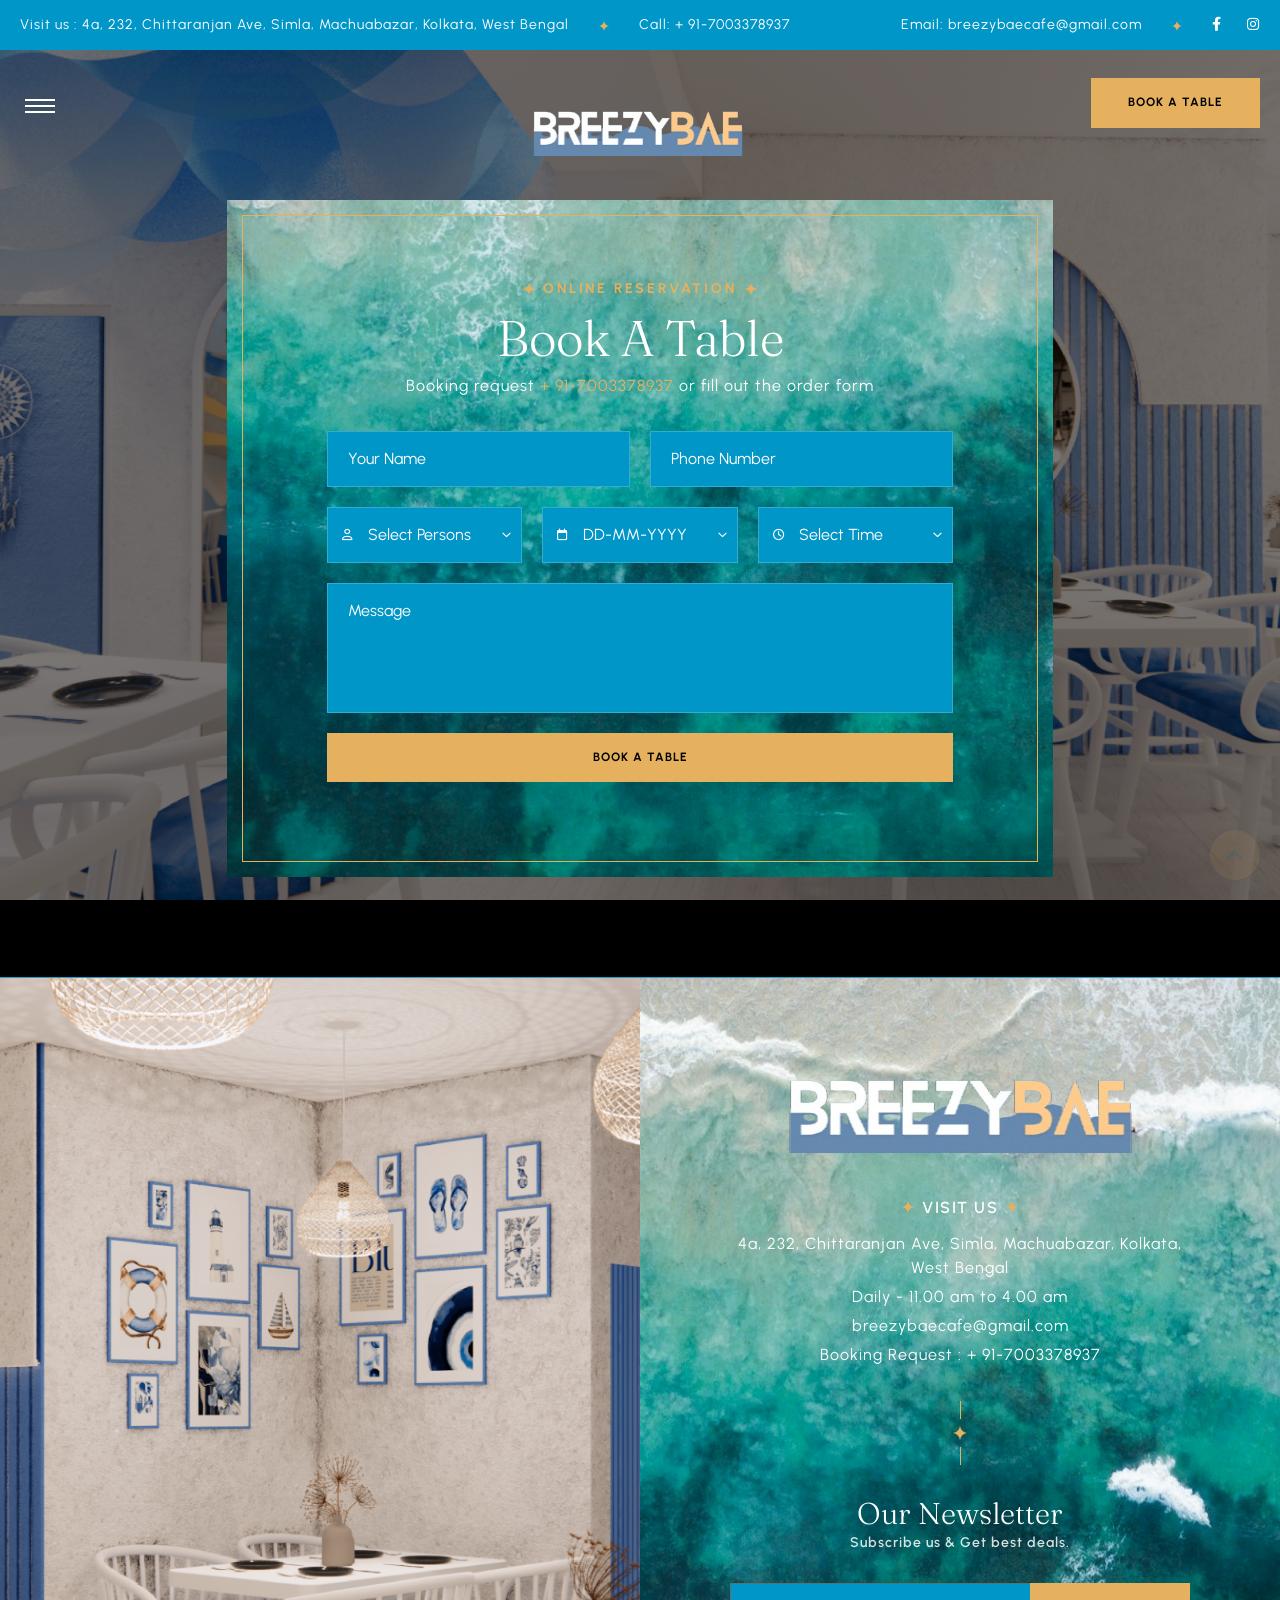
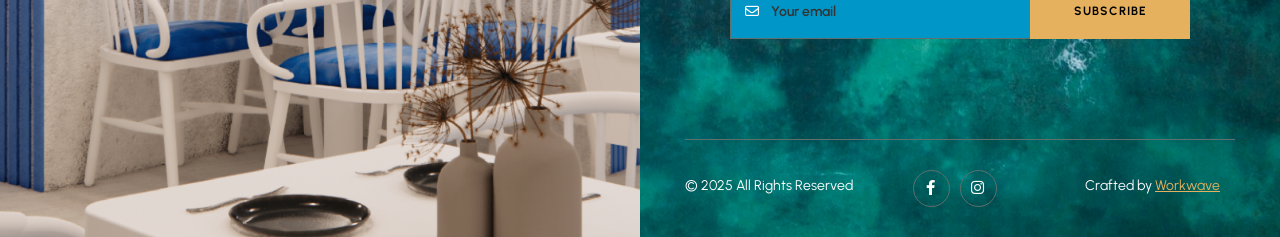
<file: book-table.html>
<!DOCTYPE html>
<html lang="en">
	<!-- Mirrored from kalanidhithemes.com/live-preview/landing-page/BreezyBae/all-demo/BreezyBae-5-Rollingimages-Hero-Center-Header/book-table.html by HTTrack Website Copier/3.x [XR&CO'2014], Mon, 25 Aug 2025 07:58:54 GMT -->
	<head>
		<meta charset="utf-8" />
		<title>BreezyBae - Cafe & Restro - Menus List</title>
		<!-- Stylesheets -->
		<link href="bootstrap.css" rel="stylesheet" />
		<link href="style.css" rel="stylesheet" />
		<link rel="shortcut icon" href="images/logo/short-logo.png" type="image/x-icon" />
		<link rel="icon" href="images/logo/short-logo.png" type="image/x-icon" />
		<!-- Responsive -->
		<meta http-equiv="X-UA-Compatible" content="IE=edge" />
		<meta
			name="viewport"
			content="width=device-width, initial-scale=1.0, maximum-scale=1.0, user-scalable=0" />
		<link href="responsive.css" rel="stylesheet" />
	</head>

	<body>
		<div class="page-wrapper">
			<!-- Preloader -->
			<div class="loader-wrap">
				<div class="preloader">
					<div id="handle-preloader" class="handle-preloader">
						<div class="animation-preloader">
							<div class="spinner-not"></div>
							<div class="txt-loading">
								<span data-text-preloader="B" class="letters-loading"> B </span>
								<span data-text-preloader="R" class="letters-loading"> R </span>
								<span data-text-preloader="E" class="letters-loading"> E </span>
								<span data-text-preloader="E" class="letters-loading"> E </span>
								<span data-text-preloader="Z" class="letters-loading"> Z </span>
								<span data-text-preloader="Y" class="letters-loading"> Y </span>
								<span data-text-preloader="B" class="letters-loading"> B </span>
								<span data-text-preloader="A" class="letters-loading"> A </span>
								<span data-text-preloader="E" class="letters-loading"> E </span>
							</div>
						</div>
					</div>
				</div>
			</div>
			<!-- Preloader End -->

			<!-- Main Header-->
			<header class="main-header header-down">
				<div class="header-top">
					<div class="auto-container">
						<div class="inner clearfix">
							<div class="top-left clearfix">
								<ul class="top-info clearfix">
									<li>
										Visit us : 4a, 232, Chittaranjan Ave, Simla, Machuabazar,
										Kolkata, West Bengal
									</li>
									<li>
										<a href="tel:+ 91-7003378937"> Call: + 91-7003378937 </a>
									</li>
								</ul>
							</div>
							<div class="top-right clearfix">
								<ul class="top-info clearfix">
									<li>
										<a href="mailto:breezybaecafe@gmail.com">
											Email: breezybaecafe@gmail.com</a
										>
									</li>
									<li class="social">
										<a
											href="https://www.facebook.com/profile.php?id=61579037446461"
											aria-label="facebook page"
											><i class="fa-brands fa-facebook-f"></i
										></a>
									</li>
									<li class="social">
										<a
											href="https://www.instagram.com/breezybaecafe/"
											aria-label="insta page"
											><i class="fa-brands fa-instagram"></i
										></a>
									</li>
								</ul>
							</div>
						</div>
					</div>
				</div>
				<!-- Header Upper -->
				<div class="header-upper">
					<div class="auto-container">
						<!-- Main Box -->
						<div
							class="main-box d-flex justify-content-between align-items-center flex-wrap">
							<!-- Links Box -->
							<div class="links-box clearfix">
								<!-- Hidden Nav Toggler -->
								<div class="nav-toggler">
									<button class="hidden-bar-opener">
										<span class="hamburger">
											<span class="top-bun"></span>
											<span class="meat"></span>
											<span class="bottom-bun"></span>
										</span>
									</button>
								</div>
							</div>

							<!--Logo-->
							<div class="logo-box">
								<div class="logo">
									<a href="index.html" title="BreezyBae - Cafe & Restro"
										><img
											src="images/logo.png"
											alt=""
											title="BreezyBae - Cafe & Restro"
									/></a>
								</div>
							</div>

							<!--Don't use this menu for this option-->
							<div class="nav-box clearfix">
								<!--Nav Outer-->
								<div class="nav-outer clearfix">
									<nav class="main-menu">
										<ul class="navigation clearfix">
											<li class="current dropdown">
												<a href="index.html">Home</a>
												<ul>
													<li><a href="#">Home 1 Left Header</a></li>
													<li><a href="#">Home 1 Center Header</a></li>
													<li><a href="#">Home 3 Video Hero</a></li>
												</ul>
											</li>
											<li class="dropdown has-mega-menu">
												<a href="menu-list.html">Menus</a>
												<ul>
													<li>
														<div class="mega-menu">
															<div class="menu-inner">
																<div class="auto-container">
																	<div class="row clearfix">
																		<div
																			class="menu-block col-lg-3 col-md-6 col-sm-6">
																			<div class="image">
																				<a href="menu-list.html"
																					><img
																						src="images/resource/menu-image-1.png"
																						alt=""
																				/></a>
																			</div>
																			<div class="title">
																				<a href="menu-list.html">Menu list 1</a>
																			</div>
																		</div>
																		<div
																			class="menu-block col-lg-3 col-md-6 col-sm-6">
																			<div class="image">
																				<a href="menu-list.html"
																					><img
																						src="images/resource/menu-image-2.png"
																						alt=""
																				/></a>
																			</div>
																			<div class="title">
																				<a href="menu-list.html">Menu list 2</a>
																			</div>
																		</div>
																		<div
																			class="menu-block col-lg-3 col-md-6 col-sm-6">
																			<div class="image">
																				<a href="menu-list.html"
																					><img
																						src="images/resource/menu-image-3.png"
																						alt=""
																				/></a>
																			</div>
																			<div class="title">
																				<a href="menu-list.html">Menu list 3</a>
																			</div>
																		</div>
																		<div
																			class="menu-block col-lg-3 col-md-6 col-sm-6">
																			<div class="image">
																				<a href="menu-list.html"
																					><img
																						src="images/resource/menu-image-4.png"
																						alt=""
																				/></a>
																			</div>
																			<div class="title">
																				<a href="menu-list.html">Menu list 4</a>
																			</div>
																		</div>
																	</div>
																</div>
															</div>
														</div>
													</li>
												</ul>
											</li>
											<li><a href="about.html">About Us</a></li>

											<li class="dropdown">
												<a href="#">Pages</a>
												<ul>
													<li><a href="#">Dropdown Menu 1</a></li>
													<li><a href="#">Dropdown Menu 2</a></li>
													<li><a href="#">Dropdown Menu 3</a></li>
													<li class="dropdown">
														<a href="#">Dropdown Menu 4</a>
														<ul>
															<li><a href="#">Dropdown Menu level 2</a></li>
															<li><a href="#">Dropdown Menu level 2</a></li>
															<li><a href="#">Dropdown Menu Level 3</a></li>
														</ul>
													</li>
													<li><a href="#">Dropdown Lorem 5</a></li>
												</ul>
											</li>
											<li><a href="#">Blog</a></li>
											<li><a href="#">Contact</a></li>
										</ul>
									</nav>
									<!-- Main Menu End-->
								</div>
								<!--Nav Outer End-->
							</div>
							<!---->

							<div class="link link-btn">
								<a
									href="book-table.html"
									class="theme-btn btn-style-one clearfix">
									<span class="btn-wrap">
										<span class="text-one">BOOK A TABLE</span>
										<span class="text-two">BOOK A TABLE</span>
									</span>
								</a>
							</div>
						</div>
					</div>
				</div>
			</header>
			<!--End Main Header -->

			<!--Menu Backdrop-->
			<div class="menu-backdrop"></div>

			<!-- Hidden Navigation Bar -->
			<section class="hidden-bar">
				<!-- Hidden Bar Wrapper -->
				<div class="inner-box">
					<div class="cross-icon hidden-bar-closer">
						<span class="far fa-close"></span>
					</div>
					<div class="logo-box">
						<a href="index.html" title="BreezyBae - Cafe & Restro"
							><img
								src="images/resource/sidebar-logo.png"
								alt="image"
								title="BreezyBae - Cafe & Restro"
						/></a>
					</div>

					<!-- .Side-menu -->
					<div class="side-menu">
						<ul class="navigation clearfix">
							<li>
								<a href="index.html">Home</a>
							</li>
							<li><a href="about.html">About Us</a></li>
							<li><a href="menu-list.html">Our Menu</a></li>
							
							<li><a href="privacy-policy.html">Privacy Policy</a></li>
							<li><a href="contact-us.html">Contact Us</a></li>
							<li><a href="https://admin.breezybae.com/login">admin</a></li>
						</ul>
					</div>
					<!-- /.Side-menu -->
				</div>
				<!-- / Hidden Bar Wrapper -->
			</section>
			<!-- / Hidden Bar -->

			<!--Info Back Drop-->
			<div class="info-back-drop"></div>

			<!-- Hidden Bar -->
			<section class="info-bar">
				<div class="inner-box">
					<div class="cross-icon"><span class="far fa-close"></span></div>
					<div class="image-box">
						<img src="images/resource/sidebar-image.jpg" alt="image" title="" />
					</div>
					<div class="logo-box">
						<a href="index.html" title="BreezyBae - Cafe & Restro"
							><img
								src="images/resource/sidebar-logo.png"
								alt="image"
								title="BreezyBae - Cafe & Restro"
						/></a>
					</div>

					<h5>Visit Us</h5>
					<ul class="info">
						<li>
							BreezyBae, Arrondissement, <br />
							Paris 9578
						</li>
						<li>
							<span class="ib-ttl"> Lunch Time </span>- 10.00 am – 3:30 pm
						</li>
						<li>
							<span class="ib-ttl"> Dinner Time</span> - 08.00 pm – 10:30 pm
						</li>
						<li>
							<a href="mailto:breezybaecafe@gmail.com"
								>breezybaecafe@gmail.com</a
							>
						</li>
					</ul>
					<div class="booking-info">
						<div class="bk-no">
							<a href="tel:+ 91-7003378937">Booking: + 91-7003378937</a>
						</div>
					</div>
				</div>
			</section>
			<!--End Hidden Bar -->

			<!--Reservation Section-->
			<section class="reserve-section style-two reserve-page section-kt">
				<div
					class="image-layer"
					style="background-image: url(images/background/image-10.png)"></div>
				<div class="auto-container">
					<div class="outer-box">
						<div class="row clearfix">
							<div class="reserv-col col-lg-8 col-md-12 col-sm-12 mx-auto">
								<div class="inner">
									<div class="title-box centered">
										<div class="subtitle"><span>Online reservation</span></div>
										<h2>Book A Table</h2>
										<div class="request-info">
											Booking request <a href="#">+ 91-7003378937</a> or fill
											out the order form
										</div>
									</div>
									<div class="default-form reservation-form">
										<!-- Success/Error Messages -->
										<div
											id="form-messages"
											class="form-messages"
											style="
												display: none;
												padding: 15px;
												margin-bottom: 20px;
												border-radius: 4px;
											">
											<div
												id="success-message"
												class="success-message"
												style="
													display: none;
													background-color: #d4edda;
													color: #155724;
													border: 1px solid #c3e6cb;
												">
												<i class="fa fa-check-circle"></i> Thank you! Your table
												booking request has been submitted successfully. We'll
												confirm your reservation soon.
											</div>
											<div
												id="error-message"
												class="error-message"
												style="
													display: none;
													background-color: #f8d7da;
													color: #721c24;
													border: 1px solid #f5c6cb;
												">
												<i class="fa fa-exclamation-triangle"></i> Sorry, there
												was an error with your booking request. Please try again
												or call us directly at +91-7003378937.
											</div>
										</div>
										<form method="post" action="#" id="bookingForm">
											<div class="row clearfix">
												<div class="form-group col-lg-6 col-md-6 col-sm-12">
													<div class="field-inner">
														<input
															type="text"
															name="name"
															value=""
															placeholder="Your Name"
															required />
													</div>
												</div>
												<div class="form-group col-lg-6 col-md-6 col-sm-12">
													<div class="field-inner">
														<input
															type="tel"
															name="phone"
															value=""
															placeholder="Phone Number"
															required />
													</div>
												</div>
												<div class="form-group col-lg-4 col-md-6 col-sm-12">
													<div class="field-inner">
														<span class="alt-icon far fa-user"></span>
														<select class="l-icon" name="persons" required>
															<option value="">Select Persons</option>
															<option value="1 Person">1 Person</option>
															<option value="2 Person">2 Person</option>
															<option value="3 Person">3 Person</option>
															<option value="4 Person">4 Person</option>
															<option value="5 Person">5 Person</option>
															<option value="6 Person">6 Person</option>
															<option value="7 Person">7 Person</option>
														</select>
														<span class="arrow-icon far fa-angle-down"></span>
													</div>
												</div>
												<div class="form-group col-lg-4 col-md-6 col-sm-12">
													<div class="field-inner">
														<span class="alt-icon far fa-calendar"></span>
														<input
															class="l-icon datepicker"
															type="text"
															name="date"
															value=""
															placeholder="DD-MM-YYYY"
															required
															readonly />
														<span class="arrow-icon far fa-angle-down"></span>
													</div>
												</div>
												<div class="form-group col-lg-4 col-md-12 col-sm-12">
													<div class="field-inner">
														<span class="alt-icon far fa-clock"></span>
														<select class="l-icon" name="time" required>
															<option value="">Select Time</option>
															<option value="08:00 AM">08 : 00 am</option>
															<option value="09:00 AM">09 : 00 am</option>
															<option value="10:00 AM">10 : 00 am</option>
															<option value="11:00 AM">11 : 00 am</option>
															<option value="12:00 PM">12 : 00 pm</option>
															<option value="01:00 PM">01 : 00 pm</option>
															<option value="02:00 PM">02 : 00 pm</option>
															<option value="03:00 PM">03 : 00 pm</option>
															<option value="04:00 PM">04 : 00 pm</option>
															<option value="05:00 PM">05 : 00 pm</option>
															<option value="06:00 PM">06 : 00 pm</option>
															<option value="07:00 PM">07 : 00 pm</option>
															<option value="08:00 PM">08 : 00 pm</option>
															<option value="09:00 PM">09 : 00 pm</option>
															<option value="10:00 PM">10 : 00 pm</option>
														</select>
														<span class="arrow-icon far fa-angle-down"></span>
													</div>
												</div>
												<div class="form-group col-lg-12 col-md-12 col-sm-12">
													<div class="field-inner">
														<textarea
															name="message"
															placeholder="Message"
															required></textarea>
													</div>
												</div>
												<div class="form-group col-lg-12 col-md-12 col-sm-12">
													<div class="field-inner">
														<button
															type="submit"
															class="theme-btn btn-style-one clearfix">
															<span class="btn-wrap">
																<span class="text-one">book a table</span>
																<span class="text-two">book a table</span>
															</span>
														</button>
													</div>
												</div>
											</div>
										</form>
									</div>
								</div>
							</div>
						</div>
					</div>
				</div>
			</section>

			<!--Main Footer-->
			<footer class="main-footer">
				<div class="upper-section">
					<div class="fluid-section">
						<div class="row clearfix">
							<!--Footer Col-->
							<div
								class="footer-col footer-image-col col-lg-6 col-md-12 col-sm-12">
								<div
									class="footer-image wow fadeInLeft"
									data-wow-duration="1500ms"
									data-wow-delay="0ms">
									<div
										class="image-layer"
										style="
											background-image: url(images/background/reservation-bg.png);
										"></div>
								</div>
							</div>

							<!--Footer Col-->
							<div class="footer-col info-col col-lg-6 col-md-12 col-sm-12">
								<div
									class="inner wow fadeInUp"
									data-wow-delay="0ms"
									data-wow-duration="1500ms">
									<div class="content">
										<div class="logo">
											<a href="index.html" title="BreezyBae - Cafe & Restro"
												><img
													src="images/logo.png"
													alt="image"
													title="BreezyBae - Cafe & Restro"
											/></a>
										</div>
										<div class="info">
											<h6>visit us</h6>
											<ul>
												<li>
													4a, 232, Chittaranjan Ave, Simla, Machuabazar,
													Kolkata, West Bengal
												</li>
												<li>Daily - 11.00 am to 4.00 am</li>
												<li>
													<a href="mailto:booking@domainname.com"
														>breezybaecafe@gmail.com</a
													>
												</li>
												<li>
													<a href="tel:+ 91-7003378937"
														>Booking Request : + 91-7003378937</a
													>
												</li>
											</ul>
										</div>
										<div class="separator"><span> </span></div>

										<div class="newsletter">
											<h4>Our Newsletter</h4>
											<div class="text">
												Subscribe us & Get best deals.											</div>
											<div class="newsletter-form">
												<!-- Success/Error Messages -->
												<div
													id="newsletter-messages"
													class="form-messages"
													style="
														display: none;
														padding: 10px;
														margin-bottom: 15px;
														border-radius: 4px;
													">
													<div
														id="newsletter-success"
														class="success-message"
														style="
															display: none;
															background-color: #d4edda;
															color: #155724;
															border: 1px solid #c3e6cb;
															font-size: 14px;
														">
														<i class="fa fa-check-circle"></i> Thank you for
														subscribing! You'll receive our latest updates and
														special offers.
													</div>
													<div
														id="newsletter-error"
														class="error-message"
														style="
															display: none;
															background-color: #f8d7da;
															color: #721c24;
															border: 1px solid #f5c6cb;
															font-size: 14px;
														">
														<i class="fa fa-exclamation-triangle"></i> Sorry,
														there was an error with your subscription. Please
														try again.
													</div>
												</div>
												<form method="post" action="#" id="newsletterForm">
													<div class="form-group">
														<span class="alt-icon far fa-envelope"></span>
														<input
															type="email"
															name="email"
															value=""
															placeholder="Your email"
															required />
														<button
															type="submit"
															class="theme-btn btn-style-one clearfix">
															<span class="btn-wrap">
																<span class="text-one">subscribe</span>
																<span class="text-two">subscribe</span>
															</span>
														</button>
													</div>
												</form>
											</div>
										</div>
									</div>
									<!-- last footer -->
									<div class="bottom_footer">
										<!-- container start -->
										<div class="auto-container">
											<!-- row start -->
											<div class="row clearfix">
												<div class="col-xl-4 col-lg-12 col-md-12 col-sm-12">
													<p style="color: white">© 2025 All Rights Reserved</p>
												</div>

												<div
													class="col-xl-4 col-lg-12 col-md-12 col-sm-12"
													style="color: white">
													<ul class="social_media">
														<li>
															<a
																href="https://www.facebook.com/profile.php?id=61579037446461"
																aria-label="facebook page"
																><i class="fa-brands fa-facebook-f"></i
															></a>
														</li>
														<li>
															<a
																href="https://www.instagram.com/breezybaecafe/"
																aria-label="insta page"
																><i class="fa-brands fa-instagram"></i
															></a>
														</li>
													</ul>
												</div>

												<div
													class="col-xl-4 col-lg-12 col-md-12 col-sm-12"
													style="color: white">
													<p class="developer_text" style="color: white">
														Crafted by
														<a href="#" target="blank">Workwave</a>
													</p>
												</div>
											</div>
											<!-- row end -->
										</div>
										<!-- container end -->
									</div>
								</div>
							</div>
						</div>
					</div>
				</div>
			</footer>
		</div>
		<!--End pagewrapper-->

		<!--Scroll to top-->
		<div class="scroll-to-top scroll-to-target" data-target="html">
			<span class="icon fa fa-angle-up"></span>
		</div>
		<!--[if lt IE 9
			]><script src="https://cdnjs.cloudflare.com/ajax/libs/html5shiv/3.7.3/html5shiv.js"></script
		><![endif]-->

		<script src="jquery.js"></script>
		<script src="popper.min.js"></script>
		<script src="bootstrap.min.js"></script>
		<script src="jquery-ui.js"></script>
		<script src="jquery.fancybox.js"></script>
		<script src="swiper.js"></script>
		<script src="owl.js"></script>
		<script src="appear.js"></script>
		<script src="wow.js"></script>
		<script src="parallax.min.js"></script>
		<script src="custom-script.js"></script>
	</body>

	<!-- Mirrored from kalanidhithemes.com/live-preview/landing-page/BreezyBae/all-demo/BreezyBae-5-Rollingimages-Hero-Center-Header/book-table.html by HTTrack Website Copier/3.x [XR&CO'2014], Mon, 25 Aug 2025 07:58:54 GMT -->
</html>
</file>
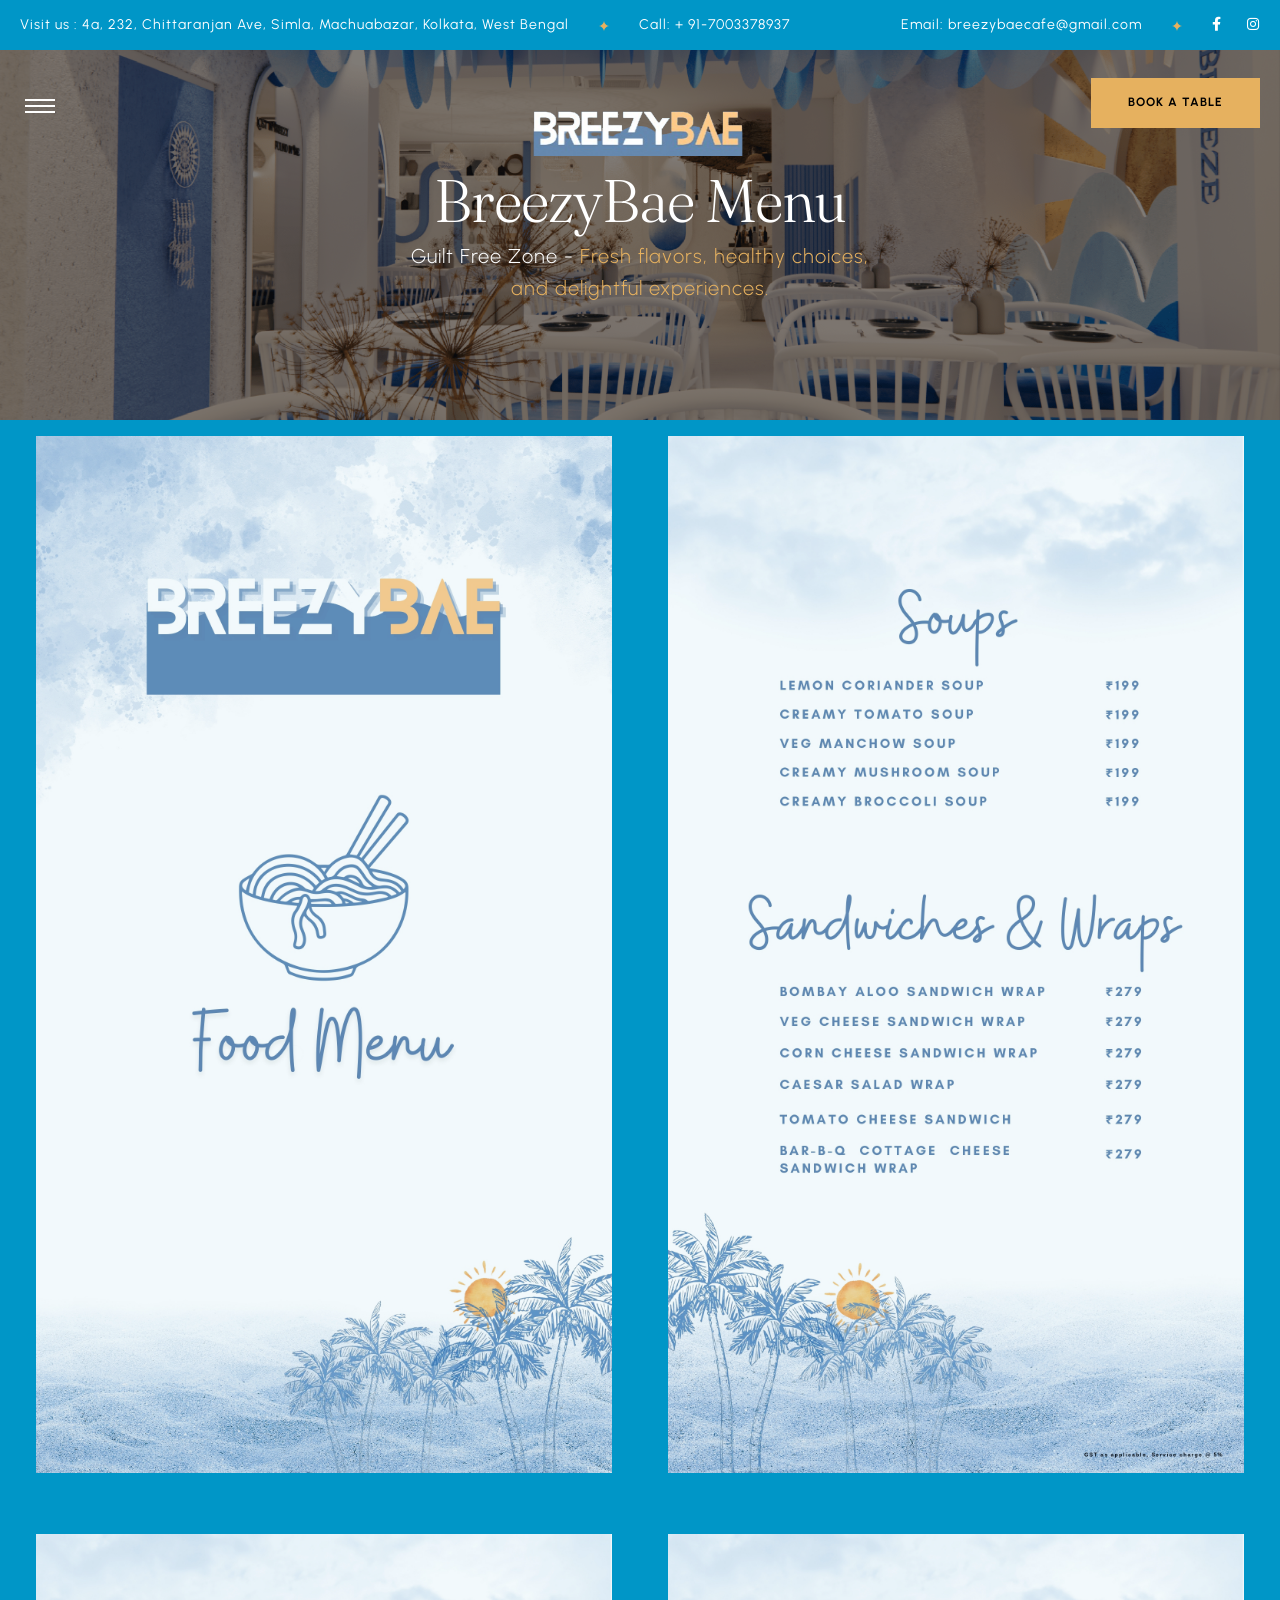
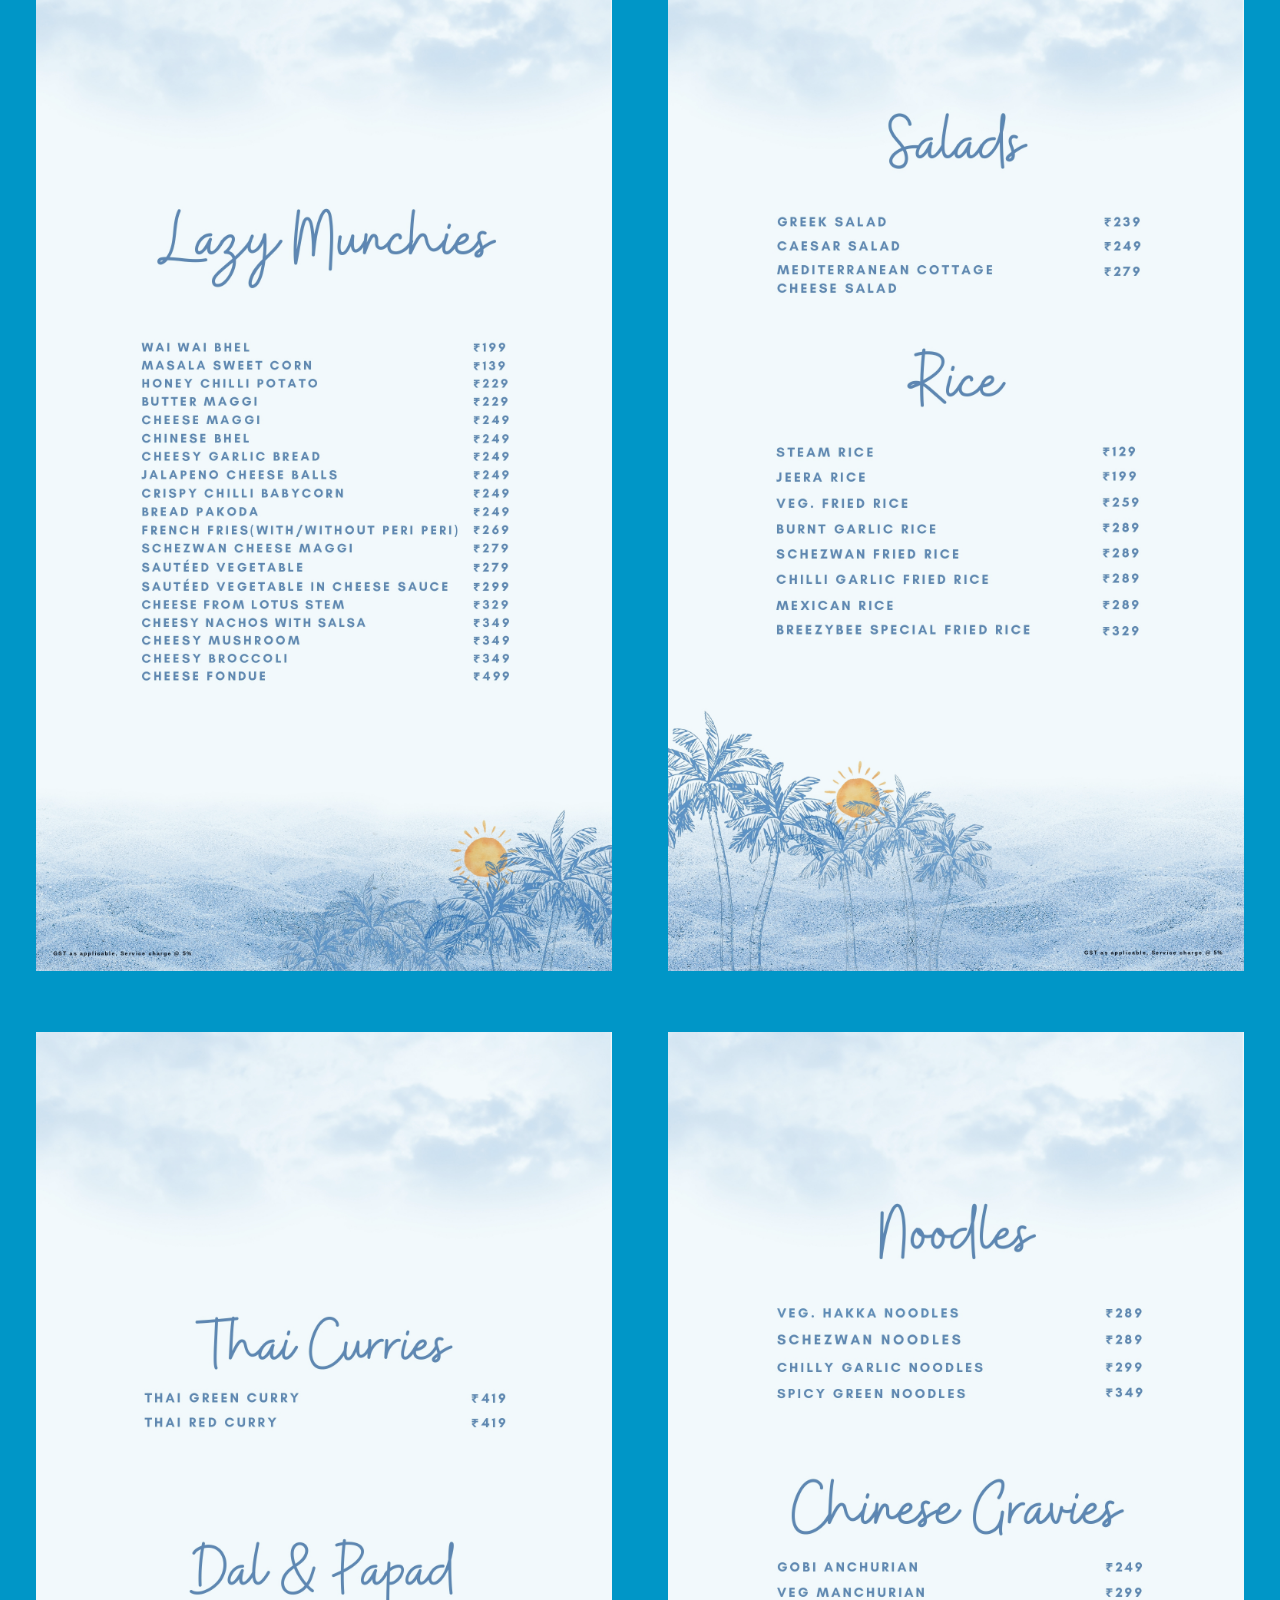
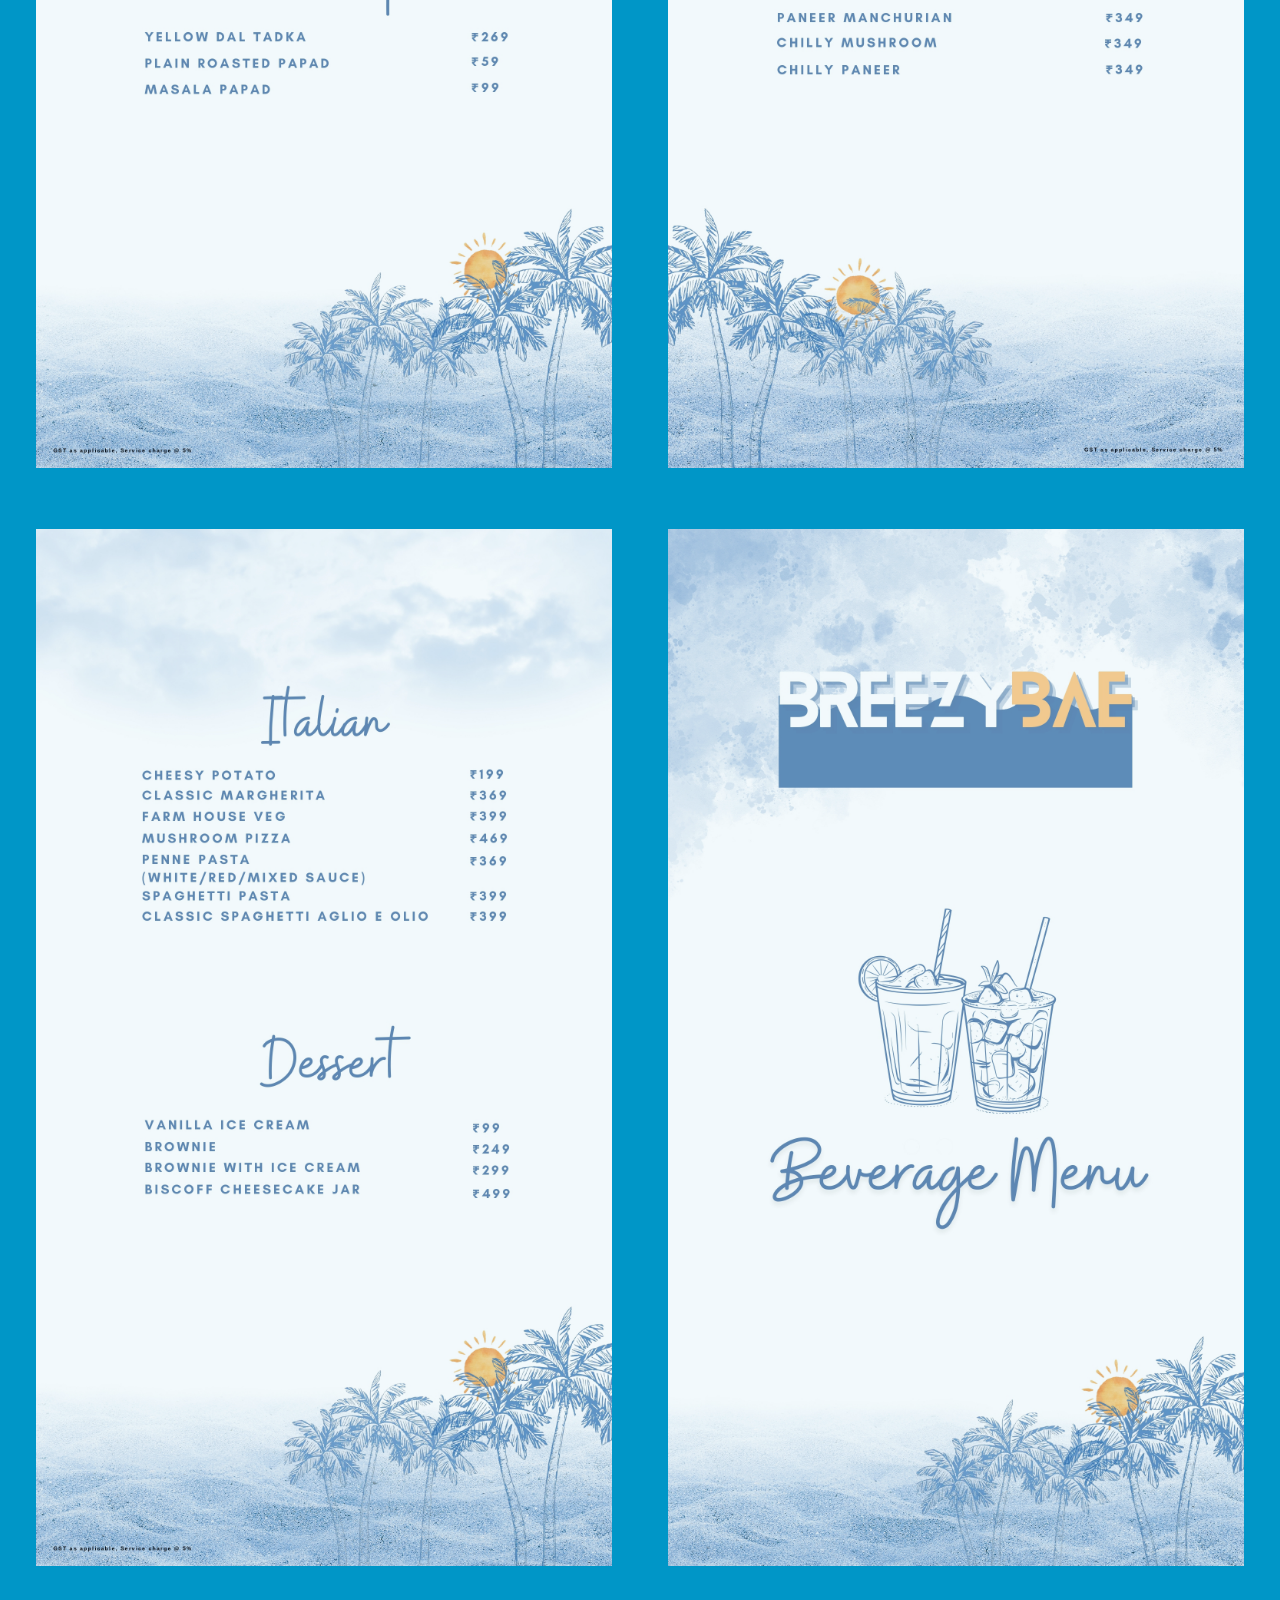
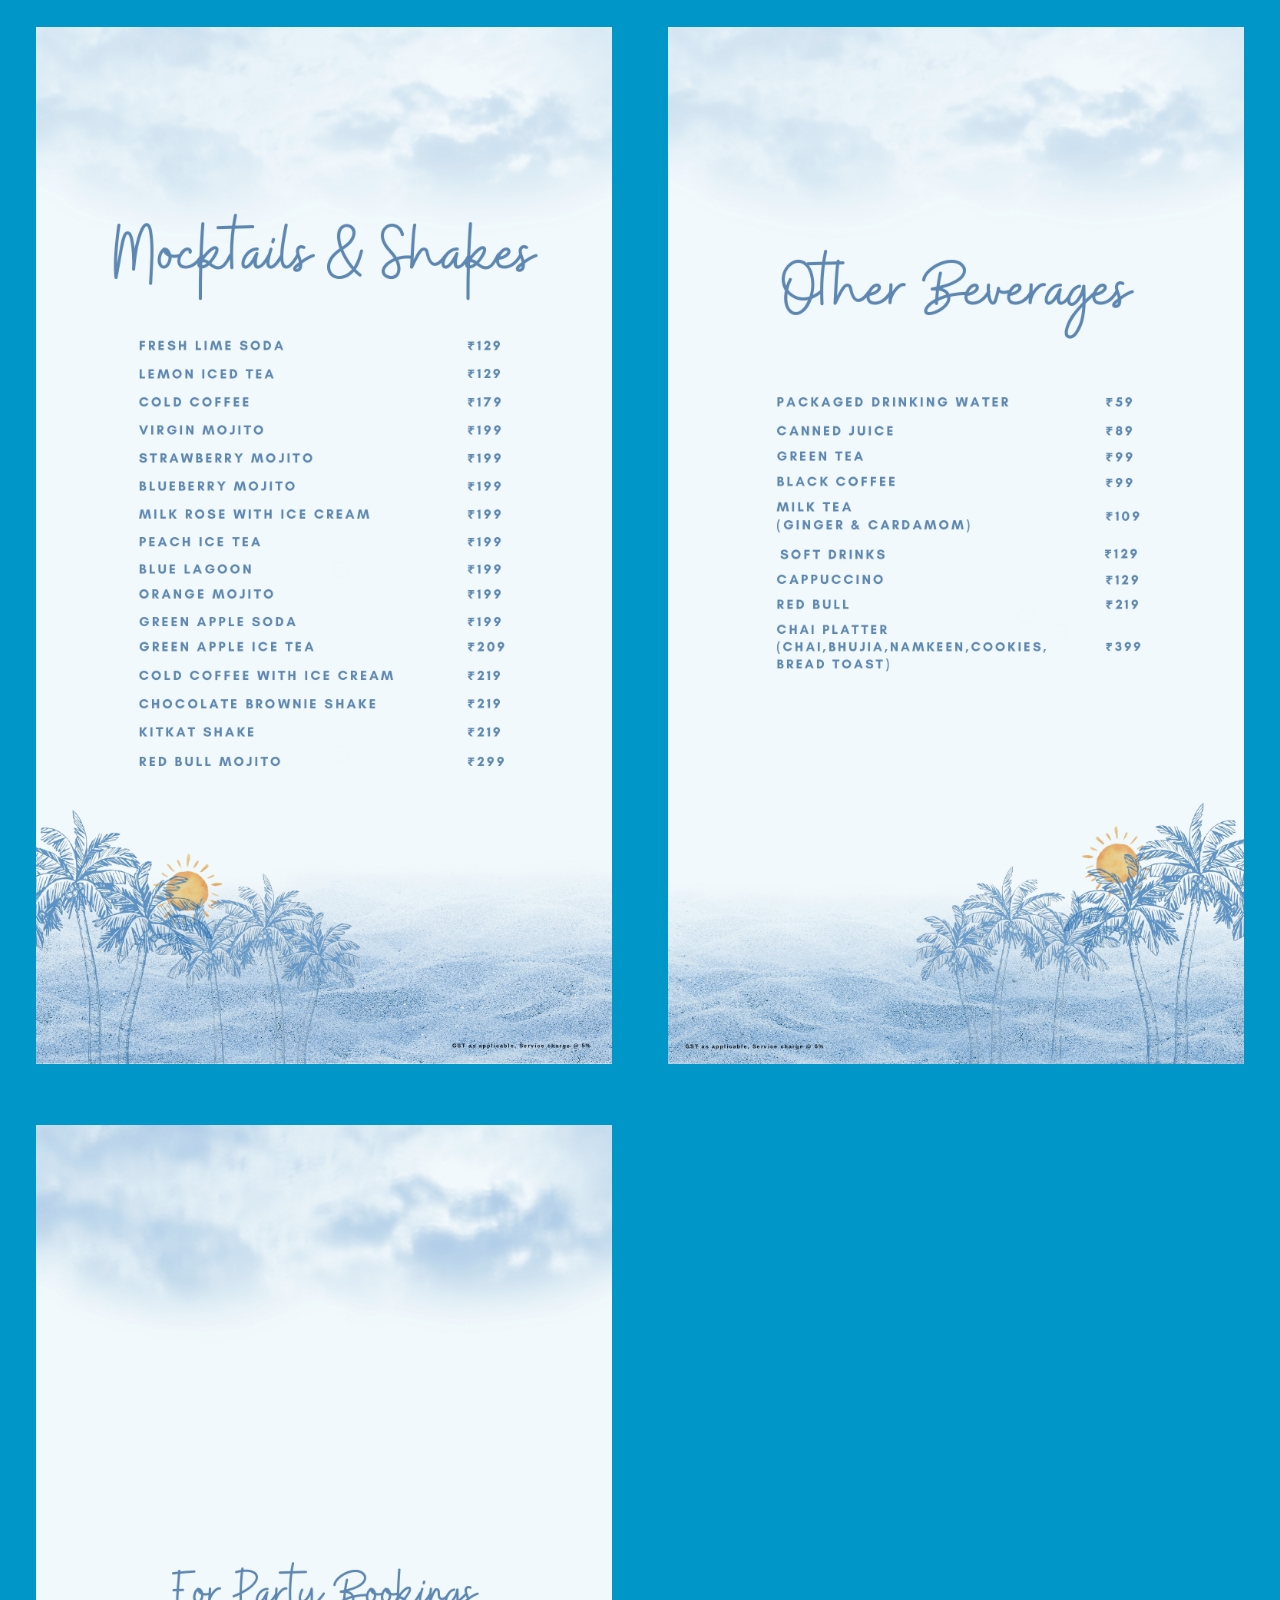
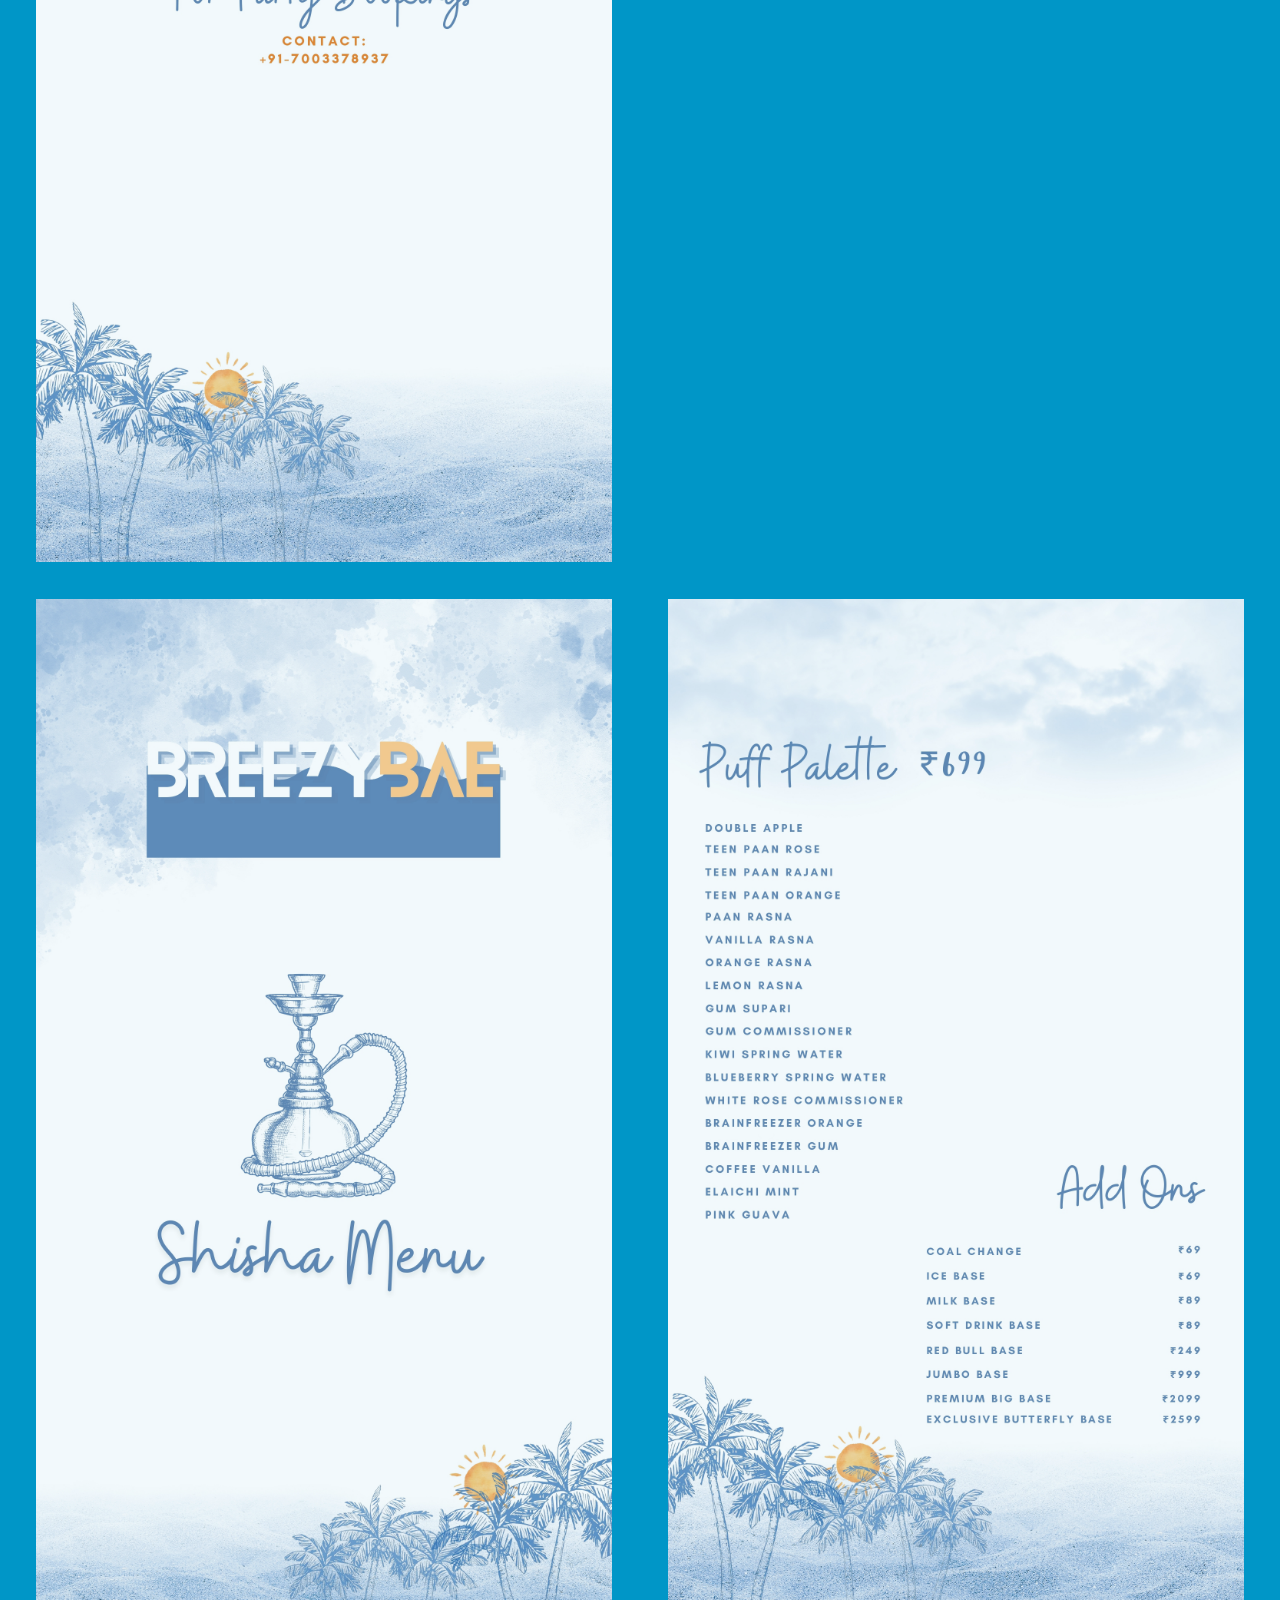
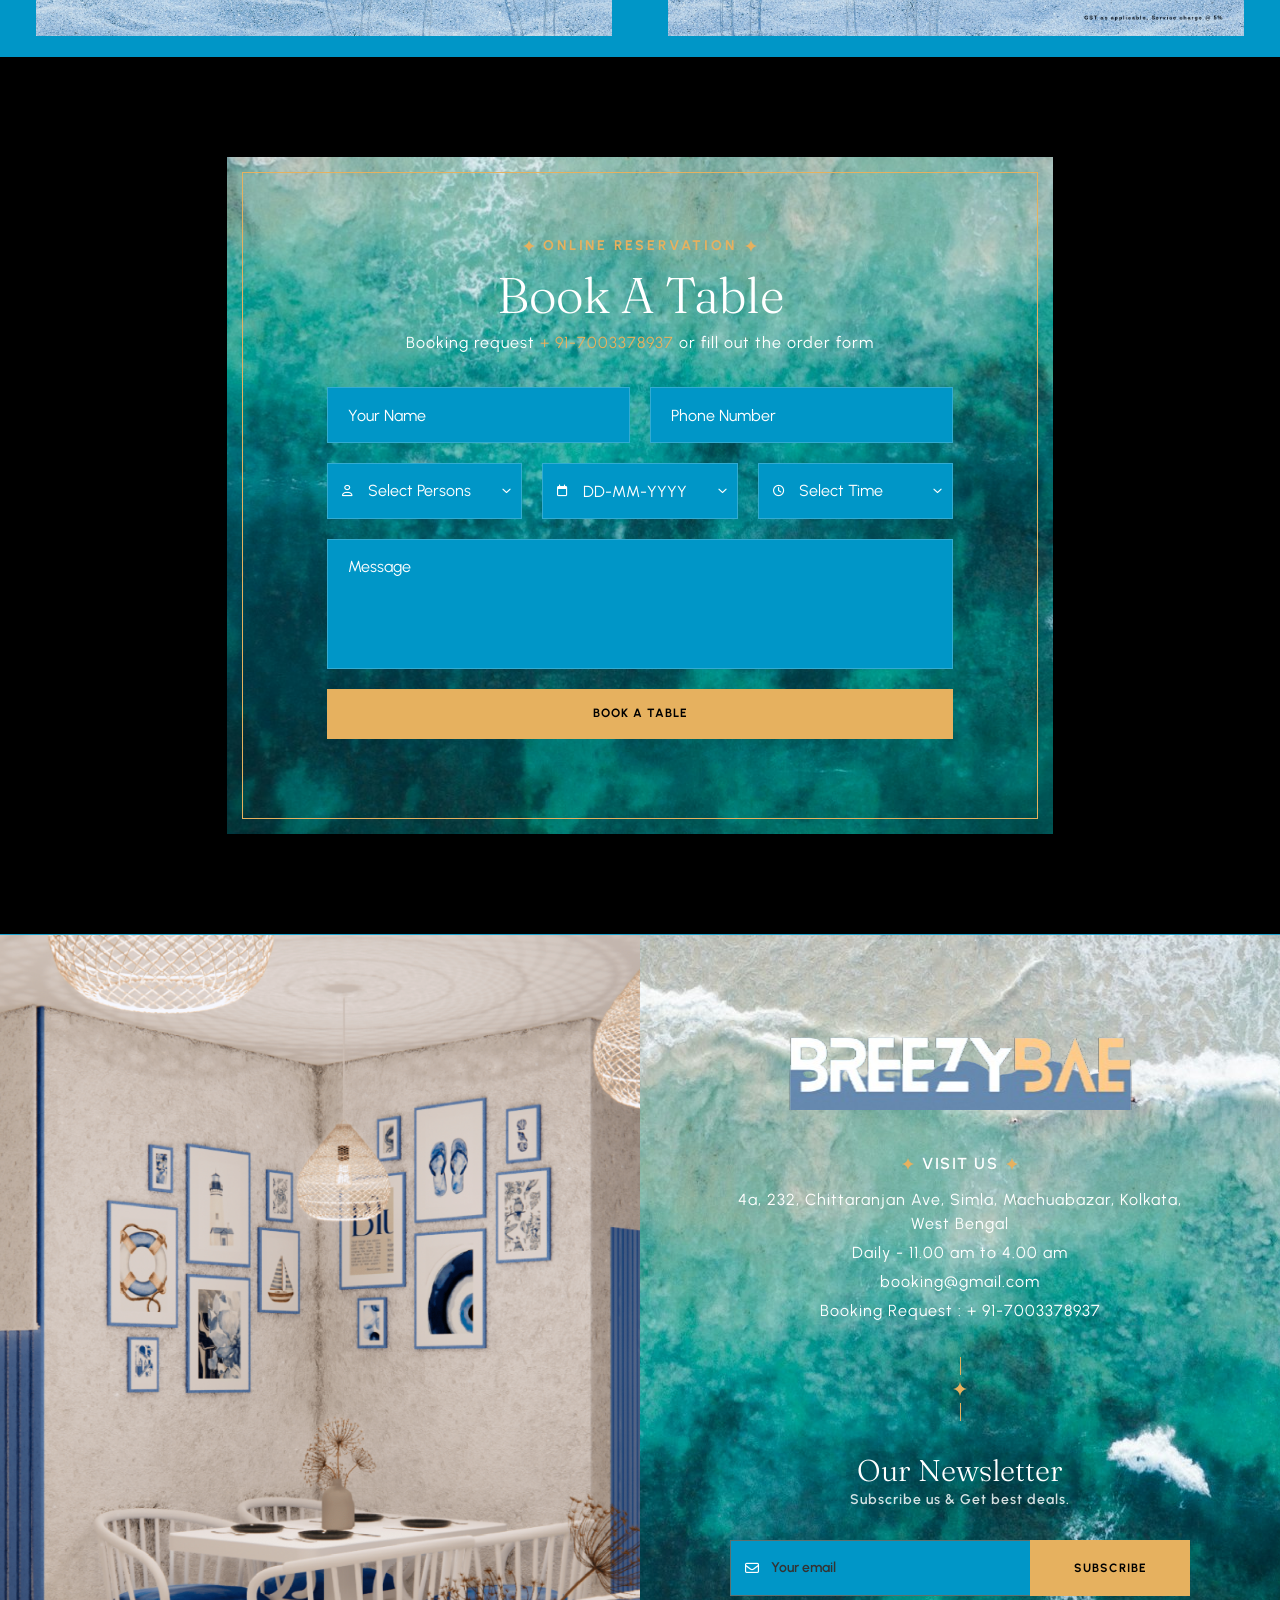
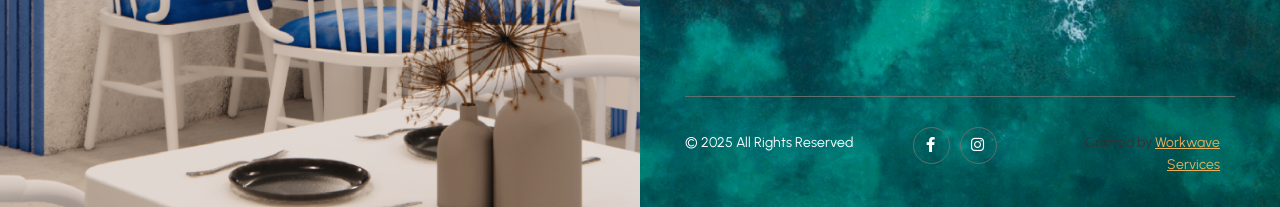
<file: menu-list.html>
<!DOCTYPE html>
<html lang="en">
	<!-- Mirrored from kalanidhithemes.com/live-preview/landing-page/Beachybae /all-demo/Beachybae -5-Rollingimages-Hero-Center-Header/menu-list-1.html by HTTrack Website Copier/3.x [XR&CO'2014], Mon, 25 Aug 2025 07:58:55 GMT -->
	<head>
		<meta charset="utf-8" />
		<title>BreezyBae - Cafe & Restaurant</title>
		<!-- Stylesheets -->
		<link href="bootstrap.css" rel="stylesheet" />
		<link href="style.css" rel="stylesheet" />
		<link rel="shortcut icon" href="images/logo/short-logo.png" type="image/x-icon" />
		<link rel="icon" href="images/logo/short-logo.png" type="image/x-icon" />
		<!-- Responsive -->
		<meta http-equiv="X-UA-Compatible" content="IE=edge" />
		<meta
			name="viewport"
			content="width=device-width, initial-scale=1.0, maximum-scale=1.0, user-scalable=0" />
		<link href="responsive.css" rel="stylesheet" />
	</head>

	<body>
		<div class="page-wrapper">
			<!-- Preloader -->
			<div class="loader-wrap">
				<div class="preloader">
					<div id="handle-preloader" class="handle-preloader">
						<div class="animation-preloader">
							<div class="spinner"></div>
							<div class="txt-loading">
								<span data-text-preloader="B" class="letters-loading"> B </span>
								<span data-text-preloader="R" class="letters-loading"> R </span>
								<span data-text-preloader="E" class="letters-loading"> E </span>
								<span data-text-preloader="E" class="letters-loading"> E </span>
								<span data-text-preloader="Z" class="letters-loading"> Z </span>
								<span data-text-preloader="Y" class="letters-loading"> Y </span>
								<span data-text-preloader="B" class="letters-loading"> B </span>
								<span data-text-preloader="A" class="letters-loading"> A </span>
								<span data-text-preloader="E" class="letters-loading"> E </span>
							</div>
						</div>
					</div>
				</div>
			</div>
			<!-- Preloader End -->

			<!-- Main Header-->
			<header class="main-header header-down">
				<div class="header-top">
					<div class="auto-container">
						<div class="inner clearfix">
							<div class="top-left clearfix">
								<ul class="top-info clearfix">
									<li>
										Visit us : 4a, 232, Chittaranjan Ave, Simla, Machuabazar,
										Kolkata, West Bengal
									</li>
									<li>
										<a href="tel:+ 91-7003378937"> Call: + 91-7003378937 </a>
									</li>
								</ul>
							</div>
							<div class="top-right clearfix">
								<ul class="top-info clearfix">
									<li>
										<a href="mailto:breezybaecafe@gmail.com">
											Email: breezybaecafe@gmail.com</a
										>
									</li>
									<li class="social">
										<a
											href="https://www.facebook.com/profile.php?id=61579037446461"
											aria-label="facebook page"
											><i class="fa-brands fa-facebook-f"></i
										></a>
									</li>
									<li class="social">
										<a
											href="https://www.instagram.com/breezybaecafe/"
											aria-label="insta page"
											><i class="fa-brands fa-instagram"></i
										></a>
									</li>
								</ul>
							</div>
						</div>
					</div>
				</div>
				<!-- Header Upper -->
				<div class="header-upper">
					<div class="auto-container">
						<!-- Main Box -->
						<div
							class="main-box d-flex justify-content-between align-items-center flex-wrap">
							<!-- Links Box -->
							<div class="links-box clearfix">
								<!-- Hidden Nav Toggler -->
								<div class="nav-toggler">
									<button class="hidden-bar-opener">
										<span class="hamburger">
											<span class="top-bun"></span>
											<span class="meat"></span>
											<span class="bottom-bun"></span>
										</span>
									</button>
								</div>
							</div>

							<!--Logo-->
							<div class="logo-box">
								<div class="logo">
									<a href="index.html" title="Beachybae cafe & Restraunt"
										><img
											src="images/logo.png"
											alt=""
											title="Beachybae cafe & Restraunt"
									/></a>
								</div>
							</div>

							<!--Don't use this menu for this option-->
							<div class="nav-box clearfix">
								<!--Nav Outer-->
								<div class="nav-outer clearfix">
									<nav class="main-menu">
										<ul class="navigation clearfix">
											<li>
												<a href="index.html">Home</a>
											</li>
											<li><a href="about.html">About Us</a></li>
											
											<li><a href="menu-list.html">Our Menu</a></li>
											<li><a href="privacy-policy.html">Privacy Policy</a></li>
											<li><a href="contact-us.html">Contact Us</a></li>
											<li>
												<a href="https://admin.breezybae.com/login">admin</a>
											</li>
										</ul>
									</nav>
									<!-- Main Menu End-->
								</div>
								<!--Nav Outer End-->
							</div>
							<!---->

							<div class="link link-btn">
								<a
									href="book-table.html"
									class="theme-btn btn-style-one clearfix">
									<span class="btn-wrap">
										<span class="text-one">Book a Table</span>
										<span class="text-two">Book a Table</span>
									</span>
								</a>
							</div>
						</div>
					</div>
				</div>
			</header>
			<!--End Main Header -->

			<!--Menu Backdrop-->
			<div class="menu-backdrop"></div>

			<!-- Hidden Navigation Bar -->
			<section class="hidden-bar">
				<!-- Hidden Bar Wrapper -->
				<div class="inner-box">
					<div class="cross-icon hidden-bar-closer">
						<span class="far fa-close"></span>
					</div>
					<div class="logo-box">
						<a href="index.html" title="Beachybae cafe & Restraunt"
							><img
								src="images/resource/sidebar-logo.png"
								alt="image"
								title="Beachybae cafe & Restraunt"
						/></a>
					</div>

					<!-- .Side-menu -->
					<div class="side-menu">
						<ul class="navigation clearfix">
							<li>
								<a href="index.html">Home</a>
							</li>
							<li><a href="about.html">About Us</a></li>
							
							<li><a href="menu-list.html">Our Menu</a></li>
							<li><a href="privacy-policy.html">Privacy Policy</a></li>
							<li><a href="contact-us.html">Contact Us</a></li>
							<li><a href="https://admin.breezybae.com/login">admin</a></li>
						</ul>
					</div>
					<!-- /.Side-menu -->
				</div>
				<!-- / Hidden Bar Wrapper -->
			</section>
			<!-- / Hidden Bar -->

			<!--Info Back Drop-->
			<div class="info-back-drop"></div>

			<!-- Hidden Bar -->
			<section class="info-bar">
				<div class="inner-box">
					<div class="cross-icon"><span class="far fa-close"></span></div>
					<div class="image-box">
						<img src="images/resource/sidebar-image.jpg" alt="image" title="" />
					</div>
					<div class="logo-box">
						<a href="index.html" title="Beachybae cafe & Restraunt"
							><img
								src="images/resource/sidebar-logo.png"
								alt="image"
								title="Beachybae cafe & Restraunt"
						/></a>
					</div>

					<h5>Visit Us</h5>
					<ul class="info">
						<li>
							4a, 232, Chittaranjan Ave, Simla, Machuabazar, <br />
							Kolkata, West Bengal
						</li>
						<li>
							<span class="ib-ttl"> Lunch Time </span>- 10.00 am – 3:30 pm
						</li>
						<li>
							<span class="ib-ttl"> Dinner Time</span> - 08.00 pm – 10:30 pm
						</li>
						<li>
							<a href="mailto:breezybaecafe@gmail.com"
								>breezybaecafe@gmail.com</a
							>
						</li>
					</ul>
					<div class="booking-info">
						<div class="bk-no">
							<a href="tel:+ 91-7003378937">Booking: + 91-7003378937</a>
						</div>
					</div>
				</div>
			</section>
			<!--End Hidden Bar -->

			<!-- Inner Banner Section -->
			<section class="inner-banner">
				<div
					class="image-layer"
					style="
						background-image: url(images/background/banner-image-1.png);
					"></div>
				<div class="auto-container">
					<div class="inner">
						<h1>BreezyBae Menu</h1>
						<div class="sub_text">
							<p>
								Guilt Free Zone -
								<span class="primary-color">
									Fresh flavors, healthy choices, and delightful
									experiences.</span
								>
							</p>
						</div>
					</div>
				</div>
			</section>
			<!--End Banner Section -->

			<!--Menu Section-->
			<style>
				/* Scoped styles: card-like background for menu images, no hover effects */
				.menu-image-style-section .menu-images-gallery {
					display: grid;
					grid-template-columns: repeat(2, minmax(260px, 1fr));
					gap: 24px;
				}

				.menu-image-style-section .menu-image-item {
					background: #ffffff;
					padding: 16px;
					border-radius: 12px;
					box-shadow: 0 6px 18px rgba(0, 0, 0, 0.08);
					border: 1px solid rgba(0, 0, 0, 0.06);
					width: 100%;
					height: auto;
					display: block;
					transition: none !important;
				}

				/* Disable any global hover animations/effects */
				.menu-image-style-section .menu-image-item:hover,
				.menu-image-style-section .menu-image-item:focus {
					transform: none !important;
					filter: none !important;
					opacity: 1 !important;
					box-shadow: 0 6px 18px rgba(0, 0, 0, 0.08) !important;
				}

				/* Responsive adjustments */
				@media (max-width: 991px) {
					.menu-image-style-section .menu-images-gallery {
						grid-template-columns: repeat(2, minmax(200px, 1fr));
						gap: 16px;
					}
					.menu-image-style-section .menu-image-item {
						padding: 14px;
						border-radius: 10px;
					}
				}

				@media (max-width: 640px) {
					.menu-image-style-section .menu-images-gallery {
						grid-template-columns: 1fr;
						gap: 14px;
					}
					.menu-image-style-section .menu-image-item {
						padding: 12px;
						border-radius: 8px;
					}
				}
			</style>
			<section class="menu-image-style-section menu-clean section-kt">
				<div class="auto-container">
					<div class="menu-image-main">
						<!-- Menu Images Gallery -->
						<div class="menu-images-gallery">
							<img src="images/menu/PUJA MENU - BB_page-0001.jpg" alt="Menu Page 1" class="menu-image-item" />
							<img src="images/menu/PUJA MENU - BB_page-0002.jpg" alt="Menu Page 2" class="menu-image-item" />
							<img src="images/menu/PUJA MENU - BB_page-0003.jpg" alt="Menu Page 3" class="menu-image-item" />
							<img src="images/menu/PUJA MENU - BB_page-0004.jpg" alt="Menu Page 4" class="menu-image-item" />
							<img src="images/menu/PUJA MENU - BB_page-0005.jpg" alt="Menu Page 5" class="menu-image-item" />
							<img src="images/menu/PUJA MENU - BB_page-0006.jpg" alt="Menu Page 6" class="menu-image-item" />
							<img src="images/menu/PUJA MENU - BB_page-0007.jpg" alt="Menu Page 7" class="menu-image-item" />
							<img src="images/menu/PUJA MENU - BB_page-0008.jpg" alt="Menu Page 8" class="menu-image-item" />
							<img src="images/menu/PUJA MENU - BB_page-0009.jpg" alt="Menu Page 9" class="menu-image-item" />
							<img src="images/menu/PUJA MENU - BB_page-0010.jpg" alt="Menu Page 10" class="menu-image-item" />
							<img src="images/menu/PUJA MENU - BB_page-0011.jpg" alt="Menu Page 11" class="menu-image-item" />
						</div>
					</div>
				</div>
			</section>

			<!--Hookah Menu Section-->
			<section class="menu-image-style-section menu-clean section-kt">
				<div class="auto-container">
					<div class="menu-image-main">
						<!-- Hookah Menu Images Gallery -->
						<div class="menu-images-gallery">
							<img src="images/menu/HOOKAH MENU_page-0001.jpg" alt="Hookah Menu Page 1" class="menu-image-item" />
							<img src="images/menu/HOOKAH MENU_page-0002.jpg" alt="Hookah Menu Page 2" class="menu-image-item" />
						</div>
					</div>
				</div>
			</section>

			<!--Reservation Section-->
			<section class="reserve-section style-two section-kt">
				<div
					class="image-layer"
					style="background-image: url(images/background/image-10.png)"></div>
				<div class="auto-container">
					<div class="outer-box">
						<div class="row clearfix">
							<div class="reserv-col col-lg-8 col-md-12 col-sm-12 mx-auto">
								<div class="inner">
									<div class="title-box centered">
										<div class="subtitle"><span>Online reservation</span></div>
										<h2>Book A Table</h2>
										<div class="request-info">
											Booking request <a href="#">+ 91-7003378937</a> or fill
											out the order form
										</div>
									</div>
									<div class="default-form reservation-form">
										<form
											method="post"
											action="mailto:breezybaecafe@gmail.com"
											enctype="text/plain"
											id="menuBookingForm">
											<div class="row clearfix">
												<div class="form-group col-lg-6 col-md-6 col-sm-12">
													<div class="field-inner">
														<input
															type="text"
															name="name"
															value=""
															placeholder="Your Name"
															required />
													</div>
												</div>
												<div class="form-group col-lg-6 col-md-6 col-sm-12">
													<div class="field-inner">
														<input
															type="tel"
															name="phone"
															value=""
															placeholder="Phone Number"
															required />
													</div>
												</div>
												<div class="form-group col-lg-4 col-md-6 col-sm-12">
													<div class="field-inner">
														<span class="alt-icon far fa-user"></span>
														<select class="l-icon" name="persons" required>
															<option value="">Select Persons</option>
															<option value="1 Person">1 Person</option>
															<option value="2 Person">2 Person</option>
															<option value="3 Person">3 Person</option>
															<option value="4 Person">4 Person</option>
															<option value="5 Person">5 Person</option>
															<option value="6 Person">6 Person</option>
															<option value="7 Person">7 Person</option>
														</select>
														<span class="arrow-icon far fa-angle-down"></span>
													</div>
												</div>
												<div class="form-group col-lg-4 col-md-6 col-sm-12">
													<div class="field-inner">
														<span class="alt-icon far fa-calendar"></span>
														<input
															class="l-icon datepicker"
															type="text"
															name="date"
															value=""
															placeholder="DD-MM-YYYY"
															required
															readonly />
														<span class="arrow-icon far fa-angle-down"></span>
													</div>
												</div>
												<div class="form-group col-lg-4 col-md-12 col-sm-12">
													<div class="field-inner">
														<span class="alt-icon far fa-clock"></span>
														<select class="l-icon" name="time" required>
															<option value="">Select Time</option>
															<option value="11:00 AM">11 : 00 am</option>
															<option value="12:00 PM">12 : 00 pm</option>
															<option value="01:00 PM">01 : 00 pm</option>
															<option value="02:00 PM">02 : 00 pm</option>
															<option value="03:00 PM">03 : 00 pm</option>
															<option value="04:00 PM">04 : 00 pm</option>
															<option value="05:00 PM">05 : 00 pm</option>
															<option value="06:00 PM">06 : 00 pm</option>
															<option value="07:00 PM">07 : 00 pm</option>
															<option value="08:00 PM">08 : 00 pm</option>
															<option value="09:00 PM">09 : 00 pm</option>
															<option value="10:00 PM">10 : 00 pm</option>
															<option value="11:00 PM">11 : 00 pm</option>
															<option value="12:00 AM">12 : 00 pm</option>
															<option value="01:00 AM">01 : 00 am</option>
															<option value="02:00 AM">02 : 00 am</option>
															<option value="03:00 AM">03 : 00 am</option>
															<option value="04:00 AM">04 : 00 am</option>
														</select>
														<span class="arrow-icon far fa-angle-down"></span>
													</div>
												</div>
												<div class="form-group col-lg-12 col-md-12 col-sm-12">
													<div class="field-inner">
														<textarea
															name="message"
															placeholder="Message"
															required></textarea>
													</div>
												</div>
												<div class="form-group col-lg-12 col-md-12 col-sm-12">
													<div class="field-inner">
														<button
															type="submit"
															class="theme-btn btn-style-one clearfix">
															<span class="btn-wrap">
																<span class="text-one">book a table</span>
																<span class="text-two">book a table</span>
															</span>
														</button>
													</div>
												</div>
											</div>
										</form>
									</div>
								</div>
							</div>
						</div>
					</div>
				</div>
			</section>

			<!--Main Footer-->
			<footer class="main-footer">
				<div class="upper-section">
					<div class="fluid-section">
						<div class="row clearfix">
							<!--Footer Col-->
							<div
								class="footer-col footer-image-col col-lg-6 col-md-12 col-sm-12">
								<div
									class="footer-image wow fadeInLeft"
									data-wow-duration="1500ms"
									data-wow-delay="0ms">
									<div
										class="image-layer"
										style="
											background-image: url(images/background/reservation-bg.png);
										"></div>
								</div>
							</div>

							<!--Footer Col-->
							<div class="footer-col info-col col-lg-6 col-md-12 col-sm-12">
								<div
									class="inner wow fadeInUp"
									data-wow-delay="0ms"
									data-wow-duration="1500ms">
									<div class="content">
										<div class="logo">
											<a href="index.html" title="Beachybae cafe & Restraunt"
												><img
													src="images/logo.png"
													alt="image"
													title="Beachybae cafe & Restraunt"
											/></a>
										</div>
										<div class="info">
											<h6>visit us</h6>
											<ul>
												<li>
													4a, 232, Chittaranjan Ave, Simla, Machuabazar,
													Kolkata, West Bengal
												</li>
												<li>Daily - 11.00 am to 4.00 am</li>
												<li>
													<a href="mailto:booking@domainname.com"
														>booking@gmail.com</a
													>
												</li>
												<li>
													<a href="tel:+ 91-7003378937"
														>Booking Request : + 91-7003378937</a
													>
												</li>
											</ul>
										</div>
										<div class="separator"><span> </span></div>

										<div class="newsletter">
											<h4>Our Newsletter</h4>
											<div class="text">
												Subscribe us & Get best deals.											</div>
											<div class="newsletter-form">
												<form
													method="post"
													action="mailto:breezybaecafe@gmail.com"
													enctype="text/plain"
													id="newsletterForm">
													<div class="form-group">
														<span class="alt-icon far fa-envelope"></span>
														<input
															type="email"
															name="email"
															value=""
															placeholder="Your email"
															required />
														<button
															type="submit"
															class="theme-btn btn-style-one clearfix">
															<span class="btn-wrap">
																<span class="text-one">subscribe</span>
																<span class="text-two">subscribe</span>
															</span>
														</button>
													</div>
												</form>
											</div>
										</div>
									</div>
									<!-- last footer -->
									<div class="bottom_footer">
										<!-- container start -->
										<div class="auto-container">
											<!-- row start -->
											<div class="row clearfix">
												<div class="col-xl-4 col-lg-12 col-md-12 col-sm-12">
													<p style="color: white">© 2025 All Rights Reserved</p>
												</div>

												<div
													class="col-xl-4 col-lg-12 col-md-12 col-sm-12"
													style="color: white">
													<ul class="social_media">
														<li class="">
															<a
																href="https://www.facebook.com/profile.php?id=61579037446461"
																aria-label="facebook page"
																><i class="fa-brands fa-facebook-f"></i
															></a>
														</li>
														<li class="">
															<a
																href="https://www.instagram.com/breezybaecafe/"
																aria-label="insta page"
																><i class="fa-brands fa-instagram"></i
															></a>
														</li>
													</ul>
												</div>

												<div
													class="col-xl-4 col-lg-12 col-md-12 col-sm-12"
													style="color: white">
													<p class="developer_text">
														Crafted by
														<a href="#" target="blank">Workwave Services</a>
													</p>
												</div>
											</div>
											<!-- row end -->
										</div>
										<!-- container end -->
									</div>
								</div>
							</div>
						</div>
					</div>
				</div>
			</footer>
		</div>
		<!--End pagewrapper-->

		<!--Scroll to top-->
		<div class="scroll-to-top scroll-to-target" data-target="html">
			<span class="icon fa fa-angle-up"></span>
		</div>
		<!--[if lt IE 9
			]><script src="https://cdnjs.cloudflare.com/ajax/libs/html5shiv/3.7.3/html5shiv.js"></script
		><![endif]-->

		<script src="jquery.js"></script>
		<script src="popper.min.js"></script>
		<script src="bootstrap.min.js"></script>
		<script src="jquery-ui.js"></script>
		<script src="jquery.fancybox.js"></script>
		<script src="swiper.js"></script>
		<script src="owl.js"></script>
		<script src="appear.js"></script>
		<script src="wow.js"></script>
		<script src="custom-script.js"></script>
	</body>

	<!-- Mirrored from kalanidhithemes.com/live-preview/landing-page/Beachybae /all-demo/Beachybae -5-Rollingimages-Hero-Center-Header/menu-list-1.html by HTTrack Website Copier/3.x [XR&CO'2014], Mon, 25 Aug 2025 07:58:58 GMT -->
</html>
</file>
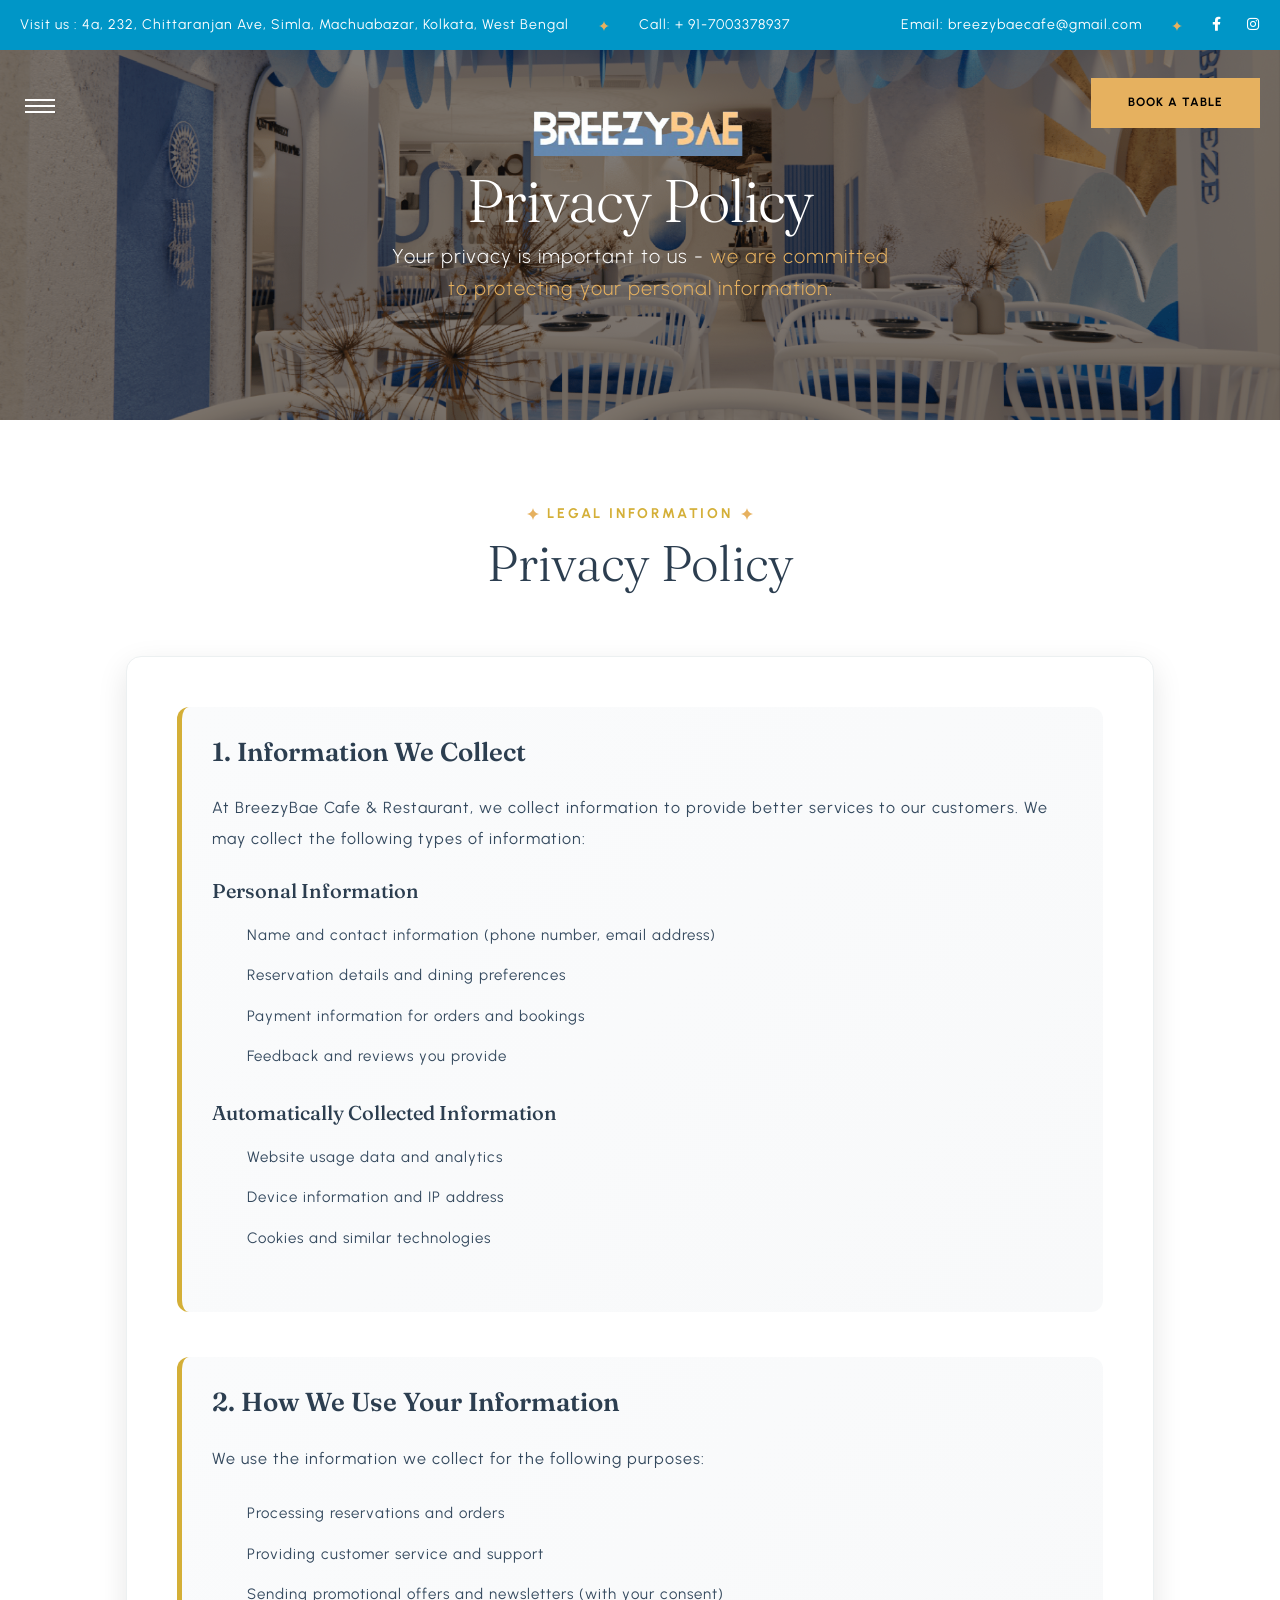
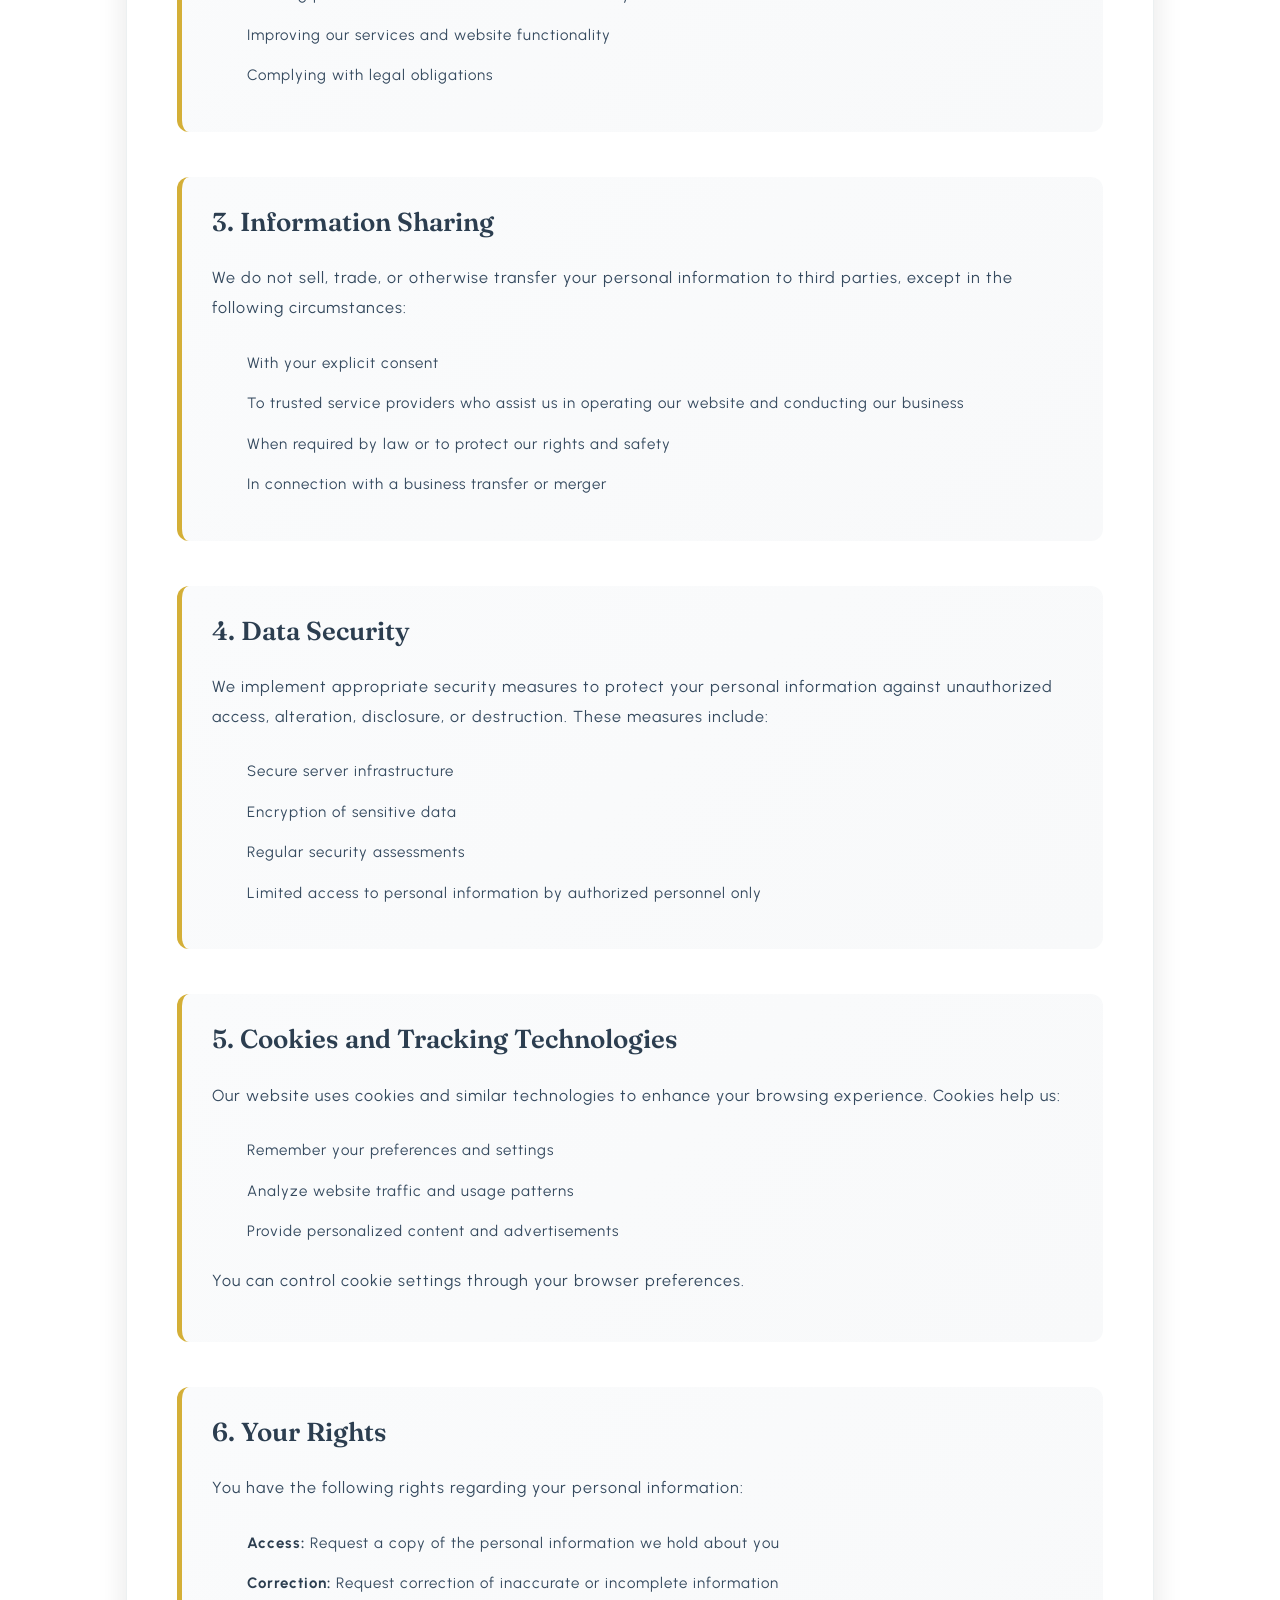
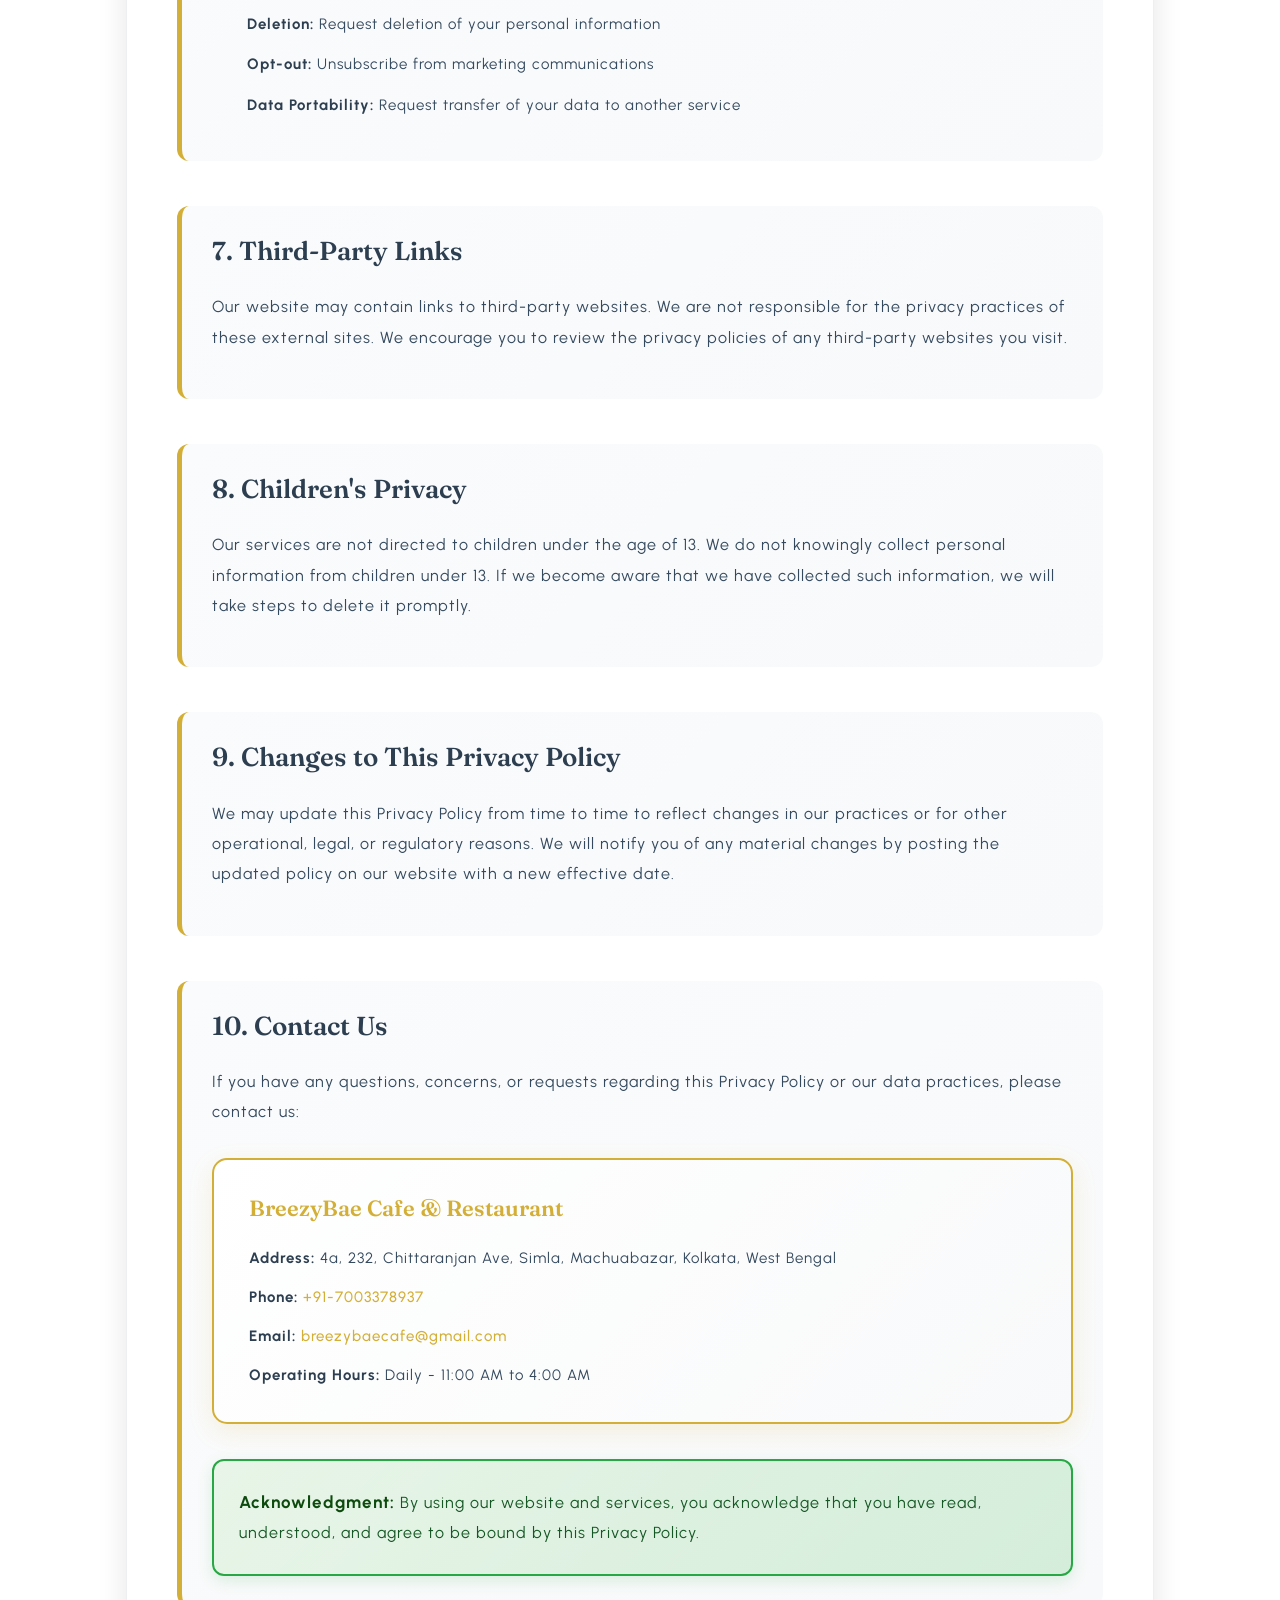
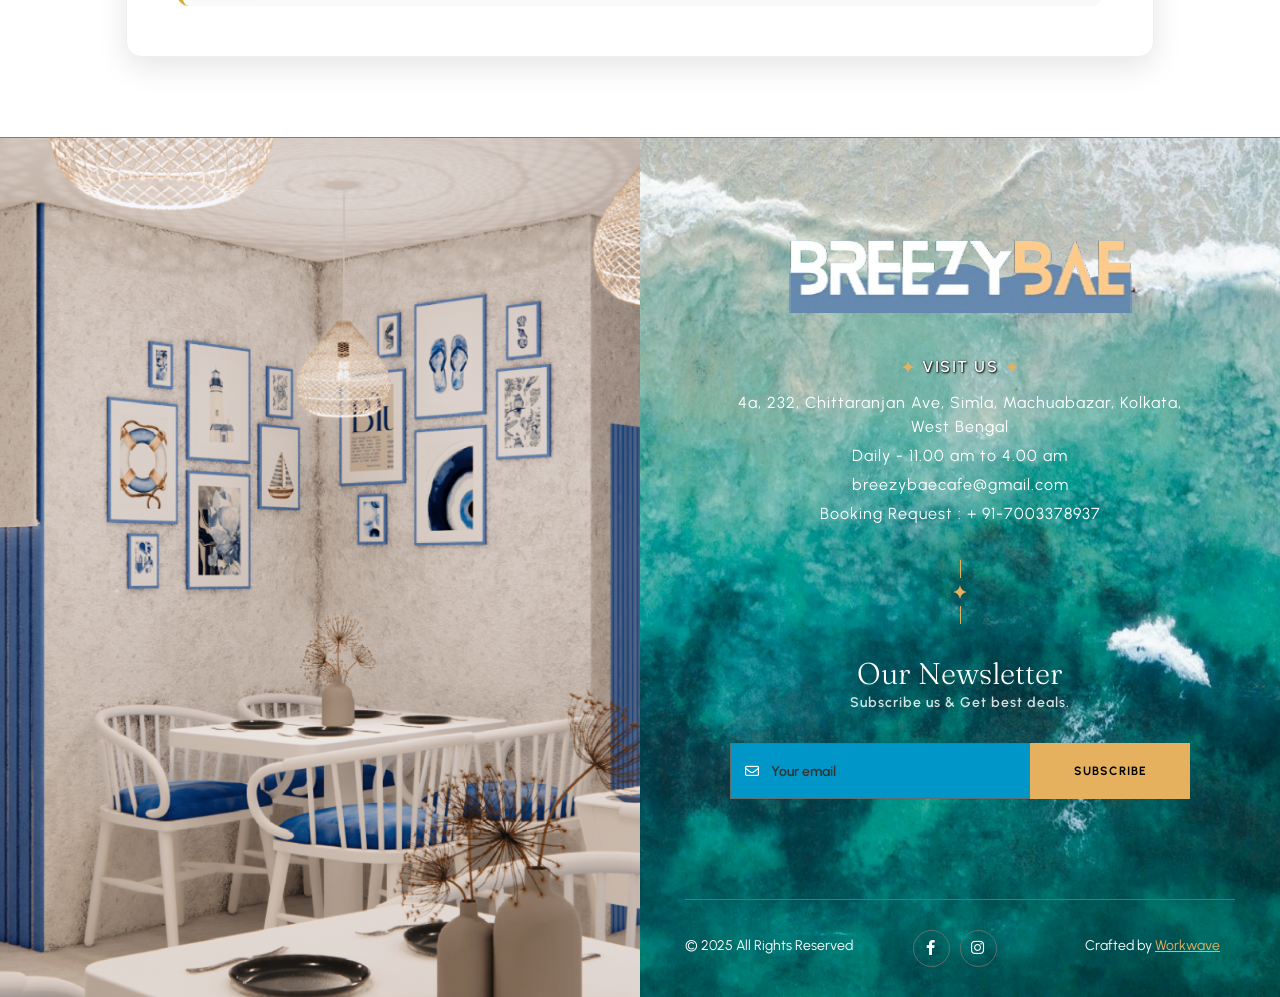
<file: privacy-policy.html>
<!DOCTYPE html>
<html lang="en">
	<!-- Privacy Policy Page for BreezyBae Cafe & Restaurant -->
	<head>
		<meta charset="utf-8" />
		<title>BreezyBae - Privacy Policy</title>
		<!-- Stylesheets -->
		<link href="bootstrap.css" rel="stylesheet" />
		<link href="style.css" rel="stylesheet" />
		<link rel="shortcut icon" href="images/logo/short-logo.png" type="image/x-icon" />
		<link rel="icon" href="images/logo/short-logo.png" type="image/x-icon" />
		<!-- Responsive -->
		<meta http-equiv="X-UA-Compatible" content="IE=edge" />
		<meta
			name="viewport"
			content="width=device-width, initial-scale=1.0, maximum-scale=1.0, user-scalable=0" />
		<link href="responsive.css" rel="stylesheet" />
	</head>

	<body>
		<div class="page-wrapper">
			<!-- Preloader -->
			<div class="loader-wrap">
				<div class="preloader">
					<div id="handle-preloader" class="handle-preloader">
						<div class="animation-preloader">
							<div class="spinner-not"></div>
							<div class="txt-loading">
								<span data-text-preloader="B" class="letters-loading"> B </span>
								<span data-text-preloader="R" class="letters-loading"> R </span>
								<span data-text-preloader="E" class="letters-loading"> E </span>
								<span data-text-preloader="E" class="letters-loading"> E </span>
								<span data-text-preloader="Z" class="letters-loading"> Z </span>
								<span data-text-preloader="Y" class="letters-loading"> Y </span>
								<span data-text-preloader="B" class="letters-loading"> B </span>
								<span data-text-preloader="A" class="letters-loading"> A </span>
								<span data-text-preloader="E" class="letters-loading"> E </span>
							</div>
						</div>
					</div>
				</div>
			</div>
			<!-- Preloader End -->

			<!-- Main Header-->
			<header class="main-header header-down">
				<div class="header-top">
					<div class="auto-container">
						<div class="inner clearfix">
							<div class="top-left clearfix">
								<ul class="top-info clearfix">
									<li>
										Visit us : 4a, 232, Chittaranjan Ave, Simla, Machuabazar,
										Kolkata, West Bengal
									</li>
									<li>
										<a href="tel:+ 91-7003378937"> Call: + 91-7003378937 </a>
									</li>
								</ul>
							</div>
							<div class="top-right clearfix">
								<ul class="top-info clearfix">
									<li>
										<a href="mailto:breezybaecafe@gmail.com">
											Email: breezybaecafe@gmail.com</a
										>
									</li>
									<li class="social">
										<a
											href="https://www.facebook.com/profile.php?id=61579037446461"
											aria-label="facebook page"
											><i class="fa-brands fa-facebook-f"></i
										></a>
									</li>
									<li class="social">
										<a
											href="https://www.instagram.com/breezybaecafe/"
											aria-label="insta page"
											><i class="fa-brands fa-instagram"></i
										></a>
									</li>
								</ul>
							</div>
						</div>
					</div>
				</div>
				<!-- Header Upper -->
				<div class="header-upper">
					<div class="auto-container">
						<!-- Main Box -->
						<div
							class="main-box d-flex justify-content-between align-items-center flex-wrap">
							<!-- Links Box -->
							<div class="links-box clearfix">
								<!-- Hidden Nav Toggler -->
								<div class="nav-toggler">
									<button class="hidden-bar-opener">
										<span class="hamburger">
											<span class="top-bun"></span>
											<span class="meat"></span>
											<span class="bottom-bun"></span>
										</span>
									</button>
								</div>
							</div>

							<!--Logo-->
							<div class="logo-box">
								<div class="logo">
									<a href="index.html" title="BreezyBae - Cafe & Restro"
										><img
											src="images/logo.png"
											alt=""
											title="BreezyBae - Cafe & Restro"
									/></a>
								</div>
							</div>

							<!--Don't use this menu for this option-->
							<div class="nav-box clearfix">
								<!--Nav Outer-->
								<div class="nav-outer clearfix">
									<nav class="main-menu">
										<ul class="navigation clearfix">
											<li class="dropdown">
												<a href="index.html">Home</a>
												<ul>
													<li><a href="#">Home 1 Left Header</a></li>
													<li><a href="#">Home 1 Center Header</a></li>
													<li><a href="#">Home 3 Video Hero</a></li>
												</ul>
											</li>
											<li class="dropdown has-mega-menu">
												<a href="menu-list.html">Menus</a>
												<ul>
													<li>
														<div class="mega-menu">
															<div class="menu-inner">
																<div class="auto-container">
																	<div class="row clearfix">
																		<div
																			class="menu-block col-lg-3 col-md-6 col-sm-6">
																			<div class="image">
																				<a href="menu-list.html"
																					><img
																						src="images/resource/menu-image-1.png"
																						alt=""
																				/></a>
																			</div>
																			<div class="title">
																				<a href="menu-list.html">Menu list 1</a>
																			</div>
																		</div>
																		<div
																			class="menu-block col-lg-3 col-md-6 col-sm-6">
																			<div class="image">
																				<a href="menu-list.html"
																					><img
																						src="images/resource/menu-image-2.png"
																						alt=""
																				/></a>
																			</div>
																			<div class="title">
																				<a href="menu-list.html">Menu list 2</a>
																			</div>
																		</div>
																		<div
																			class="menu-block col-lg-3 col-md-6 col-sm-6">
																			<div class="image">
																				<a href="menu-list.html"
																					><img
																						src="images/resource/menu-image-3.png"
																						alt=""
																				/></a>
																			</div>
																			<div class="title">
																				<a href="menu-list.html">Menu list 3</a>
																			</div>
																		</div>
																		<div
																			class="menu-block col-lg-3 col-md-6 col-sm-6">
																			<div class="image">
																				<a href="menu-list.html"
																					><img
																						src="images/resource/menu-image-4.png"
																						alt=""
																				/></a>
																			</div>
																			<div class="title">
																				<a href="menu-list.html">Menu list 4</a>
																			</div>
																		</div>
																	</div>
																</div>
															</div>
														</div>
													</li>
												</ul>
											</li>
											<li><a href="about.html">About Us</a></li>

											<li class="dropdown">
												<a href="#">Pages</a>
												<ul>
													<li><a href="#">Dropdown Menu 1</a></li>
													<li><a href="#">Dropdown Menu 2</a></li>
													<li><a href="#">Dropdown Menu 3</a></li>
													<li class="dropdown">
														<a href="#">Dropdown Menu 4</a>
														<ul>
															<li><a href="#">Dropdown Menu level 2</a></li>
															<li><a href="#">Dropdown Menu level 2</a></li>
															<li><a href="#">Dropdown Menu Level 3</a></li>
														</ul>
													</li>
													<li><a href="#">Dropdown Lorem 5</a></li>
												</ul>
											</li>
											<li><a href="#">Blog</a></li>
											<li><a href="contact-us.html">Contact</a></li>
										</ul>
									</nav>
									<!-- Main Menu End-->
								</div>
								<!--Nav Outer End-->
							</div>
							<!---->

							<div class="link link-btn">
								<a
									href="book-table.html"
									class="theme-btn btn-style-one clearfix">
									<span class="btn-wrap">
										<span class="text-one">BOOK A TABLE</span>
										<span class="text-two">BOOK A TABLE</span>
									</span>
								</a>
							</div>
						</div>
					</div>
				</div>
			</header>
			<!--End Main Header -->

			<!--Menu Backdrop-->
			<div class="menu-backdrop"></div>

			<!-- Hidden Navigation Bar -->
			<section class="hidden-bar">
				<!-- Hidden Bar Wrapper -->
				<div class="inner-box">
					<div class="cross-icon hidden-bar-closer">
						<span class="far fa-close"></span>
					</div>
					<div class="logo-box">
						<a href="index.html" title="BreezyBae - Cafe & Restro"
							><img
								src="images/resource/sidebar-logo.png"
								alt="image"
								title="BreezyBae - Cafe & Restro"
						/></a>
					</div>

					<!-- .Side-menu -->
					<div class="side-menu">
						<ul class="navigation clearfix">
							<li>
								<a href="index.html">Home</a>
							</li>
							<li><a href="about.html">About Us</a></li>
							<li><a href="menu-list.html">Our Menu</a></li>
							
							<li><a href="privacy-policy.html">Privacy Policy</a></li>
							<li><a href="contact-us.html">Contact Us</a></li>
							<li><a href="https://admin.breezybae.com/login">admin</a></li>
						</ul>
					</div>
					<!-- /.Side-menu -->
				</div>
				<!-- / Hidden Bar Wrapper -->
			</section>
			<!-- / Hidden Bar -->

			<!--Info Back Drop-->
			<div class="info-back-drop"></div>

			<!-- Hidden Bar -->
			<section class="info-bar">
				<div class="inner-box">
					<div class="cross-icon"><span class="far fa-close"></span></div>
					<div class="image-box">
						<img src="images/resource/sidebar-image.jpg" alt="image" title="" />
					</div>
					<div class="logo-box">
						<a href="index.html" title="BreezyBae - Cafe & Restro"
							><img
								src="images/resource/sidebar-logo.png"
								alt="image"
								title="BreezyBae - Cafe & Restro"
						/></a>
					</div>

					<h5>Visit Us</h5>
					<ul class="info">
						<li>
							4a, 232, Chittaranjan Ave, Simla, Machuabazar, <br />
							Kolkata, West Bengal
						</li>
						<li>
							<span class="ib-ttl"> Lunch Time </span>- 10.00 am – 3:30 pm
						</li>
						<li>
							<span class="ib-ttl"> Dinner Time</span> - 08.00 pm – 10:30 pm
						</li>
						<li>
							<a href="mailto:breezybaecafe@gmail.com"
								>breezybaecafe@gmail.com</a
							>
						</li>
					</ul>
					<div class="booking-info">
						<div class="bk-no">
							<a href="tel:+ 91-7003378937">Booking: + 91-7003378937</a>
						</div>
					</div>
				</div>
			</section>
			<!--End Hidden Bar -->

			<!-- Inner Banner Section -->
			<section class="inner-banner">
				<div
					class="image-layer"
					style="
						background-image: url(images/background/banner-image-1.png);
					"></div>
				<div class="auto-container">
					<div class="inner">
						<h1>Privacy Policy</h1>
						<div class="sub_text">
							<p>
								Your privacy is important to us -
								<span class="primary-color">
									we are committed to protecting your personal
									information.</span
								>
							</p>
						</div>
					</div>
				</div>
			</section>
			<!--End Banner Section -->

			<!--Privacy Policy Content Section-->
			<section
				class="privacy-policy-section"
				style="background: #ffffff; padding: 80px 0">
				<div class="auto-container">
					<div class="title-box centered" style="margin-bottom: 10px">
						<div class="subtitle">
							<span style="color: #d4af37">Legal Information</span>
						</div>
						<h2 style="color: #2c3e50">Privacy Policy</h2>
					</div>
					<div class="row clearfix">
						<div class="col-lg-10 col-md-12 col-sm-12 mx-auto">
							<div
								class="privacy-content"
								style="
									background: #ffffff;
									padding: 50px;
									border-radius: 15px;
									box-shadow: 0 10px 30px rgba(0, 0, 0, 0.1);
									border: 1px solid #ecf0f1;
								">
								<div
									class="policy-section"
									style="
										margin-bottom: 45px;
										padding: 30px;
										background: linear-gradient(
											135deg,
											#fafbfc 0%,
											#f8f9fa 100%
										);
										border-radius: 12px;
										border-left: 5px solid #d4af37;
									">
									<h3
										style="
											color: #2c3e50;
											margin-bottom: 25px;
											font-size: 26px;
											font-weight: 600;
										">
										1. Information We Collect
									</h3>
									<p
										style="
											margin-bottom: 25px;
											line-height: 1.9;
											color: #34495e;
											font-size: 16px;
										">
										At BreezyBae Cafe & Restaurant, we collect information to
										provide better services to our customers. We may collect the
										following types of information:
									</p>

									<div style="margin-bottom: 30px">
										<h4
											style="
												color: #2c3e50;
												margin-bottom: 18px;
												font-size: 20px;
												font-weight: 500;
											">
											Personal Information
										</h4>
										<ul
											style="
												margin-left: 25px;
												color: #34495e;
												line-height: 1.9;
												font-size: 15px;
											">
											<li style="margin-bottom: 12px; padding-left: 10px">
												Name and contact information (phone number, email
												address)
											</li>
											<li style="margin-bottom: 12px; padding-left: 10px">
												Reservation details and dining preferences
											</li>
											<li style="margin-bottom: 12px; padding-left: 10px">
												Payment information for orders and bookings
											</li>
											<li style="margin-bottom: 12px; padding-left: 10px">
												Feedback and reviews you provide
											</li>
										</ul>
									</div>

									<div style="margin-bottom: 30px">
										<h4
											style="
												color: #2c3e50;
												margin-bottom: 18px;
												font-size: 20px;
												font-weight: 500;
											">
											Automatically Collected Information
										</h4>
										<ul
											style="
												margin-left: 25px;
												color: #34495e;
												line-height: 1.9;
												font-size: 15px;
											">
											<li style="margin-bottom: 12px; padding-left: 10px">
												Website usage data and analytics
											</li>
											<li style="margin-bottom: 12px; padding-left: 10px">
												Device information and IP address
											</li>
											<li style="margin-bottom: 12px; padding-left: 10px">
												Cookies and similar technologies
											</li>
										</ul>
									</div>
								</div>

								<div
									class="policy-section"
									style="
										margin-bottom: 45px;
										padding: 30px;
										background: linear-gradient(
											135deg,
											#fafbfc 0%,
											#f8f9fa 100%
										);
										border-radius: 12px;
										border-left: 5px solid #d4af37;
									">
									<h3
										style="
											color: #2c3e50;
											margin-bottom: 25px;
											font-size: 26px;
											font-weight: 600;
										">
										2. How We Use Your Information
									</h3>
									<p
										style="
											margin-bottom: 25px;
											line-height: 1.9;
											color: #34495e;
											font-size: 16px;
										">
										We use the information we collect for the following
										purposes:
									</p>
									<ul
										style="
											margin-left: 25px;
											color: #34495e;
											line-height: 1.9;
											font-size: 15px;
										">
										<li style="margin-bottom: 12px; padding-left: 10px">
											Processing reservations and orders
										</li>
										<li style="margin-bottom: 12px; padding-left: 10px">
											Providing customer service and support
										</li>
										<li style="margin-bottom: 12px; padding-left: 10px">
											Sending promotional offers and newsletters (with your
											consent)
										</li>
										<li style="margin-bottom: 12px; padding-left: 10px">
											Improving our services and website functionality
										</li>
										<li style="margin-bottom: 12px; padding-left: 10px">
											Complying with legal obligations
										</li>
									</ul>
								</div>

								<div
									class="policy-section"
									style="
										margin-bottom: 45px;
										padding: 30px;
										background: linear-gradient(
											135deg,
											#fafbfc 0%,
											#f8f9fa 100%
										);
										border-radius: 12px;
										border-left: 5px solid #d4af37;
									">
									<h3
										style="
											color: #2c3e50;
											margin-bottom: 25px;
											font-size: 26px;
											font-weight: 600;
										">
										3. Information Sharing
									</h3>
									<p
										style="
											margin-bottom: 25px;
											line-height: 1.9;
											color: #34495e;
											font-size: 16px;
										">
										We do not sell, trade, or otherwise transfer your personal
										information to third parties, except in the following
										circumstances:
									</p>
									<ul
										style="
											margin-left: 25px;
											color: #34495e;
											line-height: 1.9;
											font-size: 15px;
										">
										<li style="margin-bottom: 12px; padding-left: 10px">
											With your explicit consent
										</li>
										<li style="margin-bottom: 12px; padding-left: 10px">
											To trusted service providers who assist us in operating
											our website and conducting our business
										</li>
										<li style="margin-bottom: 12px; padding-left: 10px">
											When required by law or to protect our rights and safety
										</li>
										<li style="margin-bottom: 12px; padding-left: 10px">
											In connection with a business transfer or merger
										</li>
									</ul>
								</div>

								<div
									class="policy-section"
									style="
										margin-bottom: 45px;
										padding: 30px;
										background: linear-gradient(
											135deg,
											#fafbfc 0%,
											#f8f9fa 100%
										);
										border-radius: 12px;
										border-left: 5px solid #d4af37;
									">
									<h3
										style="
											color: #2c3e50;
											margin-bottom: 25px;
											font-size: 26px;
											font-weight: 600;
										">
										4. Data Security
									</h3>
									<p
										style="
											margin-bottom: 25px;
											line-height: 1.9;
											color: #34495e;
											font-size: 16px;
										">
										We implement appropriate security measures to protect your
										personal information against unauthorized access,
										alteration, disclosure, or destruction. These measures
										include:
									</p>
									<ul
										style="
											margin-left: 25px;
											color: #34495e;
											line-height: 1.9;
											font-size: 15px;
										">
										<li style="margin-bottom: 12px; padding-left: 10px">
											Secure server infrastructure
										</li>
										<li style="margin-bottom: 12px; padding-left: 10px">
											Encryption of sensitive data
										</li>
										<li style="margin-bottom: 12px; padding-left: 10px">
											Regular security assessments
										</li>
										<li style="margin-bottom: 12px; padding-left: 10px">
											Limited access to personal information by authorized
											personnel only
										</li>
									</ul>
								</div>

								<div
									class="policy-section"
									style="
										margin-bottom: 45px;
										padding: 30px;
										background: linear-gradient(
											135deg,
											#fafbfc 0%,
											#f8f9fa 100%
										);
										border-radius: 12px;
										border-left: 5px solid #d4af37;
									">
									<h3
										style="
											color: #2c3e50;
											margin-bottom: 25px;
											font-size: 26px;
											font-weight: 600;
										">
										5. Cookies and Tracking Technologies
									</h3>
									<p
										style="
											margin-bottom: 25px;
											line-height: 1.9;
											color: #34495e;
											font-size: 16px;
										">
										Our website uses cookies and similar technologies to enhance
										your browsing experience. Cookies help us:
									</p>
									<ul
										style="
											margin-left: 25px;
											color: #34495e;
											line-height: 1.9;
											font-size: 15px;
										">
										<li style="margin-bottom: 12px; padding-left: 10px">
											Remember your preferences and settings
										</li>
										<li style="margin-bottom: 12px; padding-left: 10px">
											Analyze website traffic and usage patterns
										</li>
										<li style="margin-bottom: 12px; padding-left: 10px">
											Provide personalized content and advertisements
										</li>
									</ul>
									<p
										style="
											margin-top: 20px;
											line-height: 1.9;
											color: #34495e;
											font-size: 16px;
										">
										You can control cookie settings through your browser
										preferences.
									</p>
								</div>

								<div
									class="policy-section"
									style="
										margin-bottom: 45px;
										padding: 30px;
										background: linear-gradient(
											135deg,
											#fafbfc 0%,
											#f8f9fa 100%
										);
										border-radius: 12px;
										border-left: 5px solid #d4af37;
									">
									<h3
										style="
											color: #2c3e50;
											margin-bottom: 25px;
											font-size: 26px;
											font-weight: 600;
										">
										6. Your Rights
									</h3>
									<p
										style="
											margin-bottom: 25px;
											line-height: 1.9;
											color: #34495e;
											font-size: 16px;
										">
										You have the following rights regarding your personal
										information:
									</p>
									<ul
										style="
											margin-left: 25px;
											color: #34495e;
											line-height: 1.9;
											font-size: 15px;
										">
										<li style="margin-bottom: 12px; padding-left: 10px">
											<strong style="color: #2c3e50">Access:</strong> Request a
											copy of the personal information we hold about you
										</li>
										<li style="margin-bottom: 12px; padding-left: 10px">
											<strong style="color: #2c3e50">Correction:</strong>
											Request correction of inaccurate or incomplete information
										</li>
										<li style="margin-bottom: 12px; padding-left: 10px">
											<strong style="color: #2c3e50">Deletion:</strong> Request
											deletion of your personal information
										</li>
										<li style="margin-bottom: 12px; padding-left: 10px">
											<strong style="color: #2c3e50">Opt-out:</strong>
											Unsubscribe from marketing communications
										</li>
										<li style="margin-bottom: 12px; padding-left: 10px">
											<strong style="color: #2c3e50">Data Portability:</strong>
											Request transfer of your data to another service
										</li>
									</ul>
								</div>

								<div
									class="policy-section"
									style="
										margin-bottom: 45px;
										padding: 30px;
										background: linear-gradient(
											135deg,
											#fafbfc 0%,
											#f8f9fa 100%
										);
										border-radius: 12px;
										border-left: 5px solid #d4af37;
									">
									<h3
										style="
											color: #2c3e50;
											margin-bottom: 25px;
											font-size: 26px;
											font-weight: 600;
										">
										7. Third-Party Links
									</h3>
									<p style="line-height: 1.9; color: #34495e; font-size: 16px">
										Our website may contain links to third-party websites. We
										are not responsible for the privacy practices of these
										external sites. We encourage you to review the privacy
										policies of any third-party websites you visit.
									</p>
								</div>

								<div
									class="policy-section"
									style="
										margin-bottom: 45px;
										padding: 30px;
										background: linear-gradient(
											135deg,
											#fafbfc 0%,
											#f8f9fa 100%
										);
										border-radius: 12px;
										border-left: 5px solid #d4af37;
									">
									<h3
										style="
											color: #2c3e50;
											margin-bottom: 25px;
											font-size: 26px;
											font-weight: 600;
										">
										8. Children's Privacy
									</h3>
									<p style="line-height: 1.9; color: #34495e; font-size: 16px">
										Our services are not directed to children under the age of
										13. We do not knowingly collect personal information from
										children under 13. If we become aware that we have collected
										such information, we will take steps to delete it promptly.
									</p>
								</div>

								<div
									class="policy-section"
									style="
										margin-bottom: 45px;
										padding: 30px;
										background: linear-gradient(
											135deg,
											#fafbfc 0%,
											#f8f9fa 100%
										);
										border-radius: 12px;
										border-left: 5px solid #d4af37;
									">
									<h3
										style="
											color: #2c3e50;
											margin-bottom: 25px;
											font-size: 26px;
											font-weight: 600;
										">
										9. Changes to This Privacy Policy
									</h3>
									<p style="line-height: 1.9; color: #34495e; font-size: 16px">
										We may update this Privacy Policy from time to time to
										reflect changes in our practices or for other operational,
										legal, or regulatory reasons. We will notify you of any
										material changes by posting the updated policy on our
										website with a new effective date.
									</p>
								</div>

								<div
									class="policy-section"
									style="
										margin-bottom: 0;
										padding: 30px;
										background: linear-gradient(
											135deg,
											#fafbfc 0%,
											#f8f9fa 100%
										);
										border-radius: 12px;
										border-left: 5px solid #d4af37;
									">
									<h3
										style="
											color: #2c3e50;
											margin-bottom: 25px;
											font-size: 26px;
											font-weight: 600;
										">
										10. Contact Us
									</h3>
									<p
										style="
											margin-bottom: 30px;
											line-height: 1.9;
											color: #34495e;
											font-size: 16px;
										">
										If you have any questions, concerns, or requests regarding
										this Privacy Policy or our data practices, please contact
										us:
									</p>

									<div
										class="contact-info-box"
										style="
											background: linear-gradient(
												135deg,
												#ffffff 0%,
												#f8f9fa 100%
											);
											padding: 35px;
											border-radius: 15px;
											margin-top: 30px;
											border: 2px solid #d4af37;
											box-shadow: 0 8px 25px rgba(212, 175, 55, 0.15);
										">
										<h4
											style="
												color: #d4af37;
												margin-bottom: 25px;
												font-size: 22px;
												font-weight: 600;
											">
											BreezyBae Cafe & Restaurant
										</h4>
										<div
											style="color: #34495e; line-height: 1.9; font-size: 15px">
											<p style="margin-bottom: 15px">
												<strong style="color: #2c3e50">Address:</strong> 4a,
												232, Chittaranjan Ave, Simla, Machuabazar, Kolkata, West
												Bengal
											</p>
											<p style="margin-bottom: 15px">
												<strong style="color: #2c3e50">Phone:</strong>
												<a
													href="tel:+91-7003378937"
													style="
														color: #d4af37;
														text-decoration: none;
														font-weight: 500;
													"
													>+91-7003378937</a
												>
											</p>
											<p style="margin-bottom: 15px">
												<strong style="color: #2c3e50">Email:</strong>
												<a
													href="mailto:breezybaecafe@gmail.com"
													style="
														color: #d4af37;
														text-decoration: none;
														font-weight: 500;
													"
													>breezybaecafe@gmail.com</a
												>
											</p>
											<p style="margin-bottom: 0">
												<strong style="color: #2c3e50">Operating Hours:</strong>
												Daily - 11:00 AM to 4:00 AM
											</p>
										</div>
									</div>

									<div
										class="acknowledgment-box"
										style="
											margin-top: 35px;
											padding: 25px;
											background: linear-gradient(
												135deg,
												#e8f5e8 0%,
												#d4edda 100%
											);
											border: 2px solid #28a745;
											border-radius: 12px;
											box-shadow: 0 5px 15px rgba(40, 167, 69, 0.15);
										">
										<p
											style="
												margin: 0;
												color: #155724;
												line-height: 1.9;
												font-size: 16px;
											">
											<strong style="color: #0d4a0d; font-size: 17px"
												>Acknowledgment:</strong
											>
											By using our website and services, you acknowledge that
											you have read, understood, and agree to be bound by this
											Privacy Policy.
										</p>
									</div>
								</div>
							</div>
						</div>
					</div>
				</div>
			</section>

			<!--Main Footer-->
			<footer class="main-footer">
				<div class="upper-section">
					<div class="fluid-section">
						<div class="row clearfix">
							<!--Footer Col-->
							<div
								class="footer-col footer-image-col col-lg-6 col-md-12 col-sm-12">
								<div
									class="footer-image wow fadeInLeft"
									data-wow-duration="1500ms"
									data-wow-delay="0ms">
									<div
										class="image-layer"
										style="
											background-image: url(images/background/reservation-bg.png);
										"></div>
								</div>
							</div>

							<!--Footer Col-->
							<div class="footer-col info-col col-lg-6 col-md-12 col-sm-12">
								<div
									class="inner wow fadeInUp"
									data-wow-delay="0ms"
									data-wow-duration="1500ms">
									<div class="content">
										<div class="logo">
											<a href="index.html" title="BreezyBae - Cafe & Restro"
												><img
													src="images/logo.png"
													alt="image"
													title="BreezyBae - Cafe & Restro"
											/></a>
										</div>
										<div class="info">
											<h6 class="stroke-text">visit us</h6>
											<ul>
												<li>
													4a, 232, Chittaranjan Ave, Simla, Machuabazar,
													Kolkata, West Bengal
												</li>
												<li>Daily - 11.00 am to 4.00 am</li>
												<li>
													<a href="mailto:breezybaecafe@gmail.com"
														>breezybaecafe@gmail.com</a
													>
												</li>
												<li>
													<a href="tel:+ 91-7003378937"
														>Booking Request : + 91-7003378937</a
													>
												</li>
											</ul>
										</div>
										<div class="separator"><span> </span></div>

										<div class="newsletter">
											<h4>Our Newsletter</h4>
											<div class="text">
												Subscribe us & Get best deals.											</div>
											<div class="newsletter-form">
												<!-- Success/Error Messages -->
												<div
													id="newsletter-messages"
													class="form-messages"
													style="
														display: none;
														padding: 10px;
														margin-bottom: 15px;
														border-radius: 4px;
													">
													<div
														id="newsletter-success"
														class="success-message"
														style="
															display: none;
															background-color: #d4edda;
															color: #155724;
															border: 1px solid #c3e6cb;
															font-size: 14px;
														">
														<i class="fa fa-check-circle"></i> Thank you for
														subscribing! You'll receive our latest updates and
														special offers.
													</div>
													<div
														id="newsletter-error"
														class="error-message"
														style="
															display: none;
															background-color: #f8d7da;
															color: #721c24;
															border: 1px solid #f5c6cb;
															font-size: 14px;
														">
														<i class="fa fa-exclamation-triangle"></i> Sorry,
														there was an error with your subscription. Please
														try again.
													</div>
												</div>
												<form method="post" action="#" id="newsletterForm">
													<div class="form-group">
														<span class="alt-icon far fa-envelope"></span>
														<input
															type="email"
															name="email"
															value=""
															placeholder="Your email"
															required />
														<button
															type="submit"
															class="theme-btn btn-style-one clearfix">
															<span class="btn-wrap">
																<span class="text-one">subscribe</span>
																<span class="text-two">subscribe</span>
															</span>
														</button>
													</div>
												</form>
											</div>
										</div>
									</div>
									<!-- last footer -->
									<div class="bottom_footer">
										<!-- container start -->
										<div class="auto-container">
											<!-- row start -->
											<div class="row clearfix">
												<div class="col-xl-4 col-lg-12 col-md-12 col-sm-12">
													<p style="color: white">© 2025 All Rights Reserved</p>
												</div>

												<div
													class="col-xl-4 col-lg-12 col-md-12 col-sm-12"
													style="color: white">
													<ul class="social_media">
														<li>
															<a
																href="https://www.facebook.com/profile.php?id=61579037446461"
																aria-label="facebook page"
																><i class="fa-brands fa-facebook-f"></i
															></a>
														</li>
														<li>
															<a
																href="https://www.instagram.com/breezybaecafe/"
																aria-label="insta page"
																><i class="fa-brands fa-instagram"></i
															></a>
														</li>
													</ul>
												</div>

												<div
													class="col-xl-4 col-lg-12 col-md-12 col-sm-12"
													style="color: white">
													<p class="developer_text" style="color: white">
														Crafted by
														<a href="#" target="blank">Workwave</a>
													</p>
												</div>
											</div>
											<!-- row end -->
										</div>
										<!-- container end -->
									</div>
								</div>
							</div>
						</div>
					</div>
				</div>
			</footer>
		</div>
		<!--End pagewrapper-->

		<!--Scroll to top-->
		<div class="scroll-to-top scroll-to-target" data-target="html">
			<span class="icon fa fa-angle-up"></span>
		</div>
		<!--[if lt IE 9
			]><script src="https://cdnjs.cloudflare.com/ajax/libs/html5shiv/3.7.3/html5shiv.js"></script
		><![endif]-->

		<script src="jquery.js"></script>
		<script src="popper.min.js"></script>
		<script src="bootstrap.min.js"></script>
		<script src="jquery-ui.js"></script>
		<script src="jquery.fancybox.js"></script>
		<script src="swiper.js"></script>
		<script src="owl.js"></script>
		<script src="appear.js"></script>
		<script src="wow.js"></script>
		<script src="parallax.min.js"></script>
		<script src="custom-script.js"></script>
	</body>
</html>
</file>
<file: style.css>
/* BreezyBae - Cafe & Restro */

/* TABLE OF CONTENT 

1.Main Header style
2.Hidden Sidebar style
3.Hidden info bar style
4.Banner Slider Section
5.Title Box Section
6.We Offer Section
7.Story Section
8.Special Dish Section
9.Menu Section Tab Style
10.Special Offer Section
11.Testimonials Section
12.Reservation Section
13.Team Section
14.Intro Section
15.News Section
16.IG post Section
17.Main Footer
18.Inner page Banner Section
19.Fluid Section
20.Services Section
21.Testimonials two Section
22.Why Us Two Section
23.Chef Section 1
24.Image Gallery Section
25.Menu Section - menu style 1
26.Menu Section - menu style 2
27.Special Offer Section
28.Special Dish Section
29.Menu Two Section
30.Contact Page
31.Chef Page
32.Masonary Gallery
33.Hamburger section

*/

/*** 

====================================================================
      Fonts
====================================================================

 ***/

@import url("global.css");
@import url("swiper.css");
@import url("owl.css");
@import url("preloader.css");
@import url("font-awesome.css");
@import url("simple-line-icons.css");
@import url("animate.css");
@import url("jquery-ui.css");
@import url("jquery.fancybox.min.css");
@import url("custom-animate.css");

/*** 

====================================================================

  Main Header style

====================================================================

***/

.main-header {
	position: fixed;
	left: 0;
	top: 0;
	width: 100%;
	padding: 0;
	background: none;
	min-height: 0;
	z-index: 999;
	transition: all 300ms ease;
	-moz-transition: all 300ms ease;
	-webkit-transition: all 300ms ease;
	-ms-transition: all 300ms ease;
	-o-transition: all 300ms ease;
}

.fixed-header.header-down {
	top: -50px;
}

.fixed-header.header-up {
	top: -175px;
}

.main-header .auto-container {
	max-width: 1780px;
	padding: 0 20px;
}

.header-top {
	position: relative;
	padding-top: 10px;
	padding-bottom: 10px;
	background-color: var(--color-one);
	color: var(--white-color);
}

.header-top .top-left {
	position: relative;
	float: left;
	line-height: 30px;
}

.header-top .top-info {
	position: relative;
}

.header-top .top-info li {
	position: relative;
	float: left;
	margin-right: 70px;
	line-height: 30px;
	color: var(--white-color);
	font-size: 14px;
	font-weight: 400;
}

.header-top .top-info li:last-child {
	margin-right: 0;
}

.header-top .top-info li .icon {
	position: relative;
	padding-right: var(--padding-right-5);
}

.header-top .top-info li:after {
	content: "";
	position: absolute;
	left: 100%;
	margin-left: 30px;
	top: 50%;
	margin-top: -4px;
	height: 10px;
	width: 10px;
	background: url(../images/icons/star-element.svg);
}

.header-top .top-info li:last-child:after {
	display: none;
}

.header-top .top-info li a {
	position: relative;
	display: block;
	line-height: 30px;
	color: #ffffff;
	transition: all 300ms ease;
	-moz-transition: all 300ms ease;
	-webkit-transition: all 300ms ease;
	-ms-transition: all 300ms ease;
	-o-transition: all 300ms ease;
}

.header-top .top-info li a:hover {
	color: var(--main-color);
}

.header-top .top-right {
	position: relative;
	float: right;
	line-height: 30px;
}

.main-header .header-upper {
	position: relative;
	left: 0;
	top: 0;
	width: 100%;
	background: none;
	padding: 0 0;
	border-bottom: 1px solid rgba(0, 0, 0, 0);
	transition: all 300ms ease;
	-moz-transition: all 300ms ease;
	-webkit-transition: all 300ms ease;
	-ms-transition: all 300ms ease;
	-o-transition: all 300ms ease;
}

/* top social icon */

.header-top .top-info li.social {
	margin-right: 25px;
}

.header-top .top-info li.social:last-child {
	margin-right: 0;
}

.header-top .top-info li.social:after {
	display: none;
}

.fixed-header .header-upper {
	position: relative;
	/*top: 0;*/
	/*background: #202020;
  border-bottom-color: rgba(0,0,0,0.15);*/
	backdrop-filter: blur(9px);
	/* background-color: #152c29b4; */
	/* background-color: #0096C7;	 */
}

.header-two.fixed-header .header-upper {
	background: #ffffff;
}

.main-header ul,
.main-header ul li {
	list-style: none;
	margin: 0;
	padding: 0;
}

.main-header .main-box {
	position: relative;
	padding: 0px;
}

.main-header .main-box .logo-box {
	position: relative;
	display: block;
	float: left;
	padding-top: 60px;
	margin-left: 130px;
	transition: all 300ms ease;
	-moz-transition: all 300ms ease;
	-webkit-transition: all 300ms ease;
	-ms-transition: all 300ms ease;
	-o-transition: all 300ms ease;
	z-index: 5;
}

.fixed-header .main-box .logo-box {
	padding: 20px 0px;
}

.fixed-header .main-menu .navigation > li {
	padding: 10px 0px;
}

.main-header.fixed-header .main-menu .navigation > li > ul {
	top: 134%;
}

.main-header.fixed-header .header-upper .links-box {
	padding: 0 0 20px 0px;
}

.main-header .main-box .logo-box .logo {
	position: relative;
	display: block;
}

.main-header .main-box .logo-box .logo img {
	position: relative;
	display: block;
	height: 46px;
	z-index: 1;
}

.main-header .nav-box {
	position: static;
	float: right;
}

.main-header .header-upper .nav-box {
	display: none;
}

.main-header .header-upper .links-box {
	position: relative;
	float: left;
}

.main-header .header-upper .links-box .link {
	position: relative;
	float: left;
	margin-left: 50px;
}

.main-header .header-upper .links-box .link:first-child {
	margin-left: 0;
}

.main-header .info-btn {
	position: relative;
	cursor: pointer;
	background: none;
	font-size: 16px;
	color: var(--white-color);
	padding-top: 15px;
	line-height: 34px;
}

.main-header .info-btn img {
	height: 20px;
}

.main-header .nav-toggler {
	position: relative;
	float: left;
	left: 0;
	top: 0;
	padding: 0;
	margin-top: 0;
	margin-left: 0;
	display: block;
}

.fixed-header .nav-toggler {
	margin-top: 18px;
}

.main-header .nav-toggler button {
	position: relative;
	width: 30px;
	height: 40px;
	line-height: 40px;
	background: none;
	color: #e1e1e1;
	font-size: 16px;
	margin: 0px;
	border-radius: 0px;
	outline: none !important;
}

.main-header .nav-toggler button img {
	position: relative;
	display: inline-block;
	vertical-align: middle;
}

.main-header .nav-outer {
	position: static;
	float: left;
}

.main-menu {
	position: static;
	display: block;
	padding: 0px 0px;
}

.main-menu .navbar-collapse {
	padding: 0px;
	margin: 0px;
	border: none;
	box-shadow: none;
}

.main-menu .navigation {
	position: static;
	z-index: 1;
}

.main-menu .navigation > li {
	position: static;
	display: block;
	float: left;
	padding: 30px 0px;
	margin-left: 50px;
	-webkit-transition: all 300ms ease;
	-moz-transition: all 300ms ease;
	-ms-transition: all 300ms ease;
	-o-transition: all 300ms ease;
	transition: all 300ms ease;
}

.main-menu .navigation > li > a {
	position: relative;
	display: block;
	font-size: 14px;
	color: var(--white-color);
	padding-top: 20px;
	padding-bottom: 20px;
	font-weight: 400;
	line-height: 30px;
	letter-spacing: 0.15em;
	text-transform: uppercase;
	opacity: 1;
	-webkit-transition: all 300ms ease;
	-moz-transition: all 300ms ease;
	-ms-transition: all 300ms ease;
	-o-transition: all 300ms ease;
	transition: all 300ms ease;
}

.main-menu .navigation > li.dropdown {
	position: relative;
}

.main-menu .navigation > li.dropdown.has-mega-menu {
	position: static;
}

.main-menu .navigation > li.dropdown > a {
	padding-right: 20px;
}

.main-menu .navigation > li.dropdown > a:after {
	font-family: "Font Awesome 6 Pro";
	content: "\f107";
	position: absolute;
	right: 0px;
	top: 18px;
	display: block;
	line-height: 30px;
	font-size: 12px;
	font-weight: 400;
	z-index: 5;
}

.main-menu .navigation > li > a:before {
	content: "";
	position: absolute;
	left: 0;
	right: 0;
	bottom: 15px;
	display: block;
	height: 5px;
	border-top: 1px solid var(--main-color);
	-ms-transform: scaleX(0);
	transform: scaleX(0);
	-webkit-transition: all 300ms ease;
	-moz-transition: all 300ms ease;
	-ms-transition: all 300ms ease;
	-o-transition: all 300ms ease;
	transition: all 300ms ease;
}

.main-menu .navigation > li.dropdown > a:before {
	right: 20px;
}

.main-menu .navigation > li:hover > a:before,
.main-menu .navigation > li.current > a:before,
.main-menu .navigation > li.current-menu-item > a:before {
	-ms-transform: scale(1);
	transform: scale(1);
	opacity: 1;
	visibility: visible;
}

.main-menu .navigation > li:hover > a,
.main-menu .navigation > li.current > a,
.main-menu .navigation > li.current-menu-item > a {
	color: var(--main-color);
	text-decoration: none;
	opacity: 1;
}

.main-menu .navigation > li > ul {
	position: absolute;
	left: -35px;
	top: 100%;
	width: 280px;
	padding-top: 30px;
	padding-bottom: 30px;
	z-index: 100;
	opacity: 1;
	text-align: left;
	background: var(--color-two);
	border: none;
	border-radius: 0;
	-webkit-box-shadow: 2px 2px 10px 1px rgba(0, 0, 0, 0.03),
		-2px 0px 10px 1px rgba(0, 0, 0, 0.03);
	-ms-box-shadow: 2px 2px 10px 1px rgba(0, 0, 0, 0.03),
		-2px 0px 10px 1px rgba(0, 0, 0, 0.03);
	-o-box-shadow: 2px 2px 10px 1px rgba(0, 0, 0, 0.03),
		-2px 0px 10px 1px rgba(0, 0, 0, 0.03);
	-moz-box-shadow: 2px 2px 10px 1px rgba(0, 0, 0, 0.03),
		-2px 0px 10px 1px rgba(0, 0, 0, 0.03);
	box-shadow: 2px 2px 10px 1px rgba(0, 0, 0, 0.03),
		-2px 0px 10px 1px rgba(0, 0, 0, 0.03);
	-webkit-transform: translateY(20px);
	-ms-transform: translateY(20px);
	transform: translateY(20px);
	-moz-transition: all 100ms ease;
	-webkit-transition: all 100ms ease;
	-ms-transition: all 100ms ease;
	-o-transition: all 100ms ease;
	transition: all 100ms ease;
}

.main-menu .navigation > li.dropdown.has-mega-menu > ul {
	left: 0;
	width: 100%;
	padding-top: 55px;
	padding-bottom: 20px;
}

.main-menu .navigation > li.dropdown.has-mega-menu > ul .auto-container {
	max-width: 1200px;
}

.main-menu .navigation > li .mega-menu {
	position: relative;
}

.main-menu .navigation > li.dropdown.has-mega-menu > ul:before {
	content: "";
	position: absolute;
	top: 0;
	right: 100%;
	width: 2000px;
	height: 100%;
	background: var(--color-two);
}

.main-menu .navigation > li.dropdown.has-mega-menu > ul:after {
	content: "";
	position: absolute;
	top: 0;
	left: 100%;
	width: 2000px;
	height: 100%;
	background: var(--color-two);
}

.main-menu .navigation > li .mega-menu .menu-inner {
	position: relative;
}

.main-menu .navigation > li .mega-menu .row {
	margin: 0 -25px;
}

.main-menu .navigation > li .mega-menu .menu-block {
	position: relative;
	padding: 0 25px;
	margin-bottom: 30px;
	text-align: center;
}

.main-menu .navigation > li .mega-menu .menu-block .image {
	position: relative;
	display: block;
	width: 100%;
	border: 1px solid transparent;
	margin-bottom: 15px;
	overflow: hidden;
	-webkit-transition: all 300ms ease;
	-moz-transition: all 300ms ease;
	-ms-transition: all 300ms ease;
	-o-transition: all 300ms ease;
	transition: all 300ms ease;
}

.main-menu .navigation > li .mega-menu .menu-block:hover .image {
	border-color: var(--main-color);
	border-radius: 300px 300px 0 0;
}

.main-menu .navigation > li .mega-menu .menu-block .image img {
	display: block;
	width: 100%;
	-webkit-transition: all 300ms ease;
	-moz-transition: all 300ms ease;
	-ms-transition: all 300ms ease;
	-o-transition: all 300ms ease;
	transition: all 300ms ease;
}

.main-menu .navigation > li .mega-menu .menu-block:hover .image img {
	transform: scale(1.05);
	border-radius: 300px 300px 0 0;
}

.main-menu .navigation > li .mega-menu .menu-block .title {
	position: relative;
	display: block;
	font-size: 13px;
	font-weight: 700;
	letter-spacing: 0.15em;
	text-transform: uppercase;
}

.main-menu .navigation > li .mega-menu .menu-block .title a {
	position: relative;
	color: var(--white-color);
	-webkit-transition: all 300ms ease;
	-moz-transition: all 300ms ease;
	-ms-transition: all 300ms ease;
	-o-transition: all 300ms ease;
	transition: all 300ms ease;
}

.main-menu .navigation > li .mega-menu .menu-block:hover .title a {
	color: var(--main-color);
}

.main-menu .navigation > li > ul > li {
	position: relative;
	margin-bottom: 10px;
}

.main-menu .navigation > li > ul > li:last-child {
	margin-bottom: 0;
}

.main-menu .navigation > li > ul > li > a {
	position: relative;
	display: block;
	padding-left: 35px;
	padding-right: 35px;
	font-size: 15px;
	line-height: 30px;
	font-weight: 400;
	color: var(--white-color);
	text-transform: capitalize;
	-moz-transition: all 300ms ease;
	-webkit-transition: all 300ms ease;
	-ms-transition: all 300ms ease;
	-o-transition: all 300ms ease;
	transition: all 300ms ease;
}

.main-menu .navigation > li > ul > li.dropdown > a:after {
	font-family: "Font Awesome 6 Pro";
	content: "\f105";
	position: absolute;
	right: 30px;
	top: 0px;
	display: block;
	line-height: 30px;
	font-size: 12px;
	font-weight: 400;
	z-index: 5;
}

.main-menu .navigation > li > ul > li > a:before {
	content: "";
	position: absolute;
	left: 35px;
	top: 50%;
	margin-top: -4px;
	height: 12px;
	width: 12px;
	/*background-color: var(--main-color);*/
	background: url(../images/icons/star-element.svg);
	background-size: contain;
	background-repeat: no-repeat;
	opacity: 0;
	visibility: hidden;
	-moz-transition: all 300ms ease;
	-webkit-transition: all 300ms ease;
	-ms-transition: all 300ms ease;
	-o-transition: all 300ms ease;
	transition: all 300ms ease;
}

.main-menu .navigation > li > ul > li:hover > a:before,
.main-menu .navigation > li > ul > li.current > a:before {
	opacity: 1;
	visibility: visible;
}

.main-menu .navigation > li > ul > li:hover > a,
.main-menu .navigation > li > ul > li.current > a {
	color: var(--main-color);
	padding-left: 55px;
}

.main-menu .navigation > li.dropdown:hover > ul {
	visibility: visible;
	opacity: 1;
	-webkit-transform: translateY(-30px);
	-ms-transform: translateY(-30px);
	transform: translateY(-30px);
	-moz-transition: all 500ms ease;
	-webkit-transition: all 500ms ease;
	-ms-transition: all 500ms ease;
	-o-transition: all 500ms ease;
	transition: all 500ms ease;
}

.main-menu .navigation > li > ul > li > ul {
	position: absolute;
	left: 100%;
	top: 0;
	margin-left: 2px;
	width: 280px;
	padding-top: 30px;
	padding-bottom: 30px;
	z-index: 100;
	opacity: 1;
	text-align: left;
	background: var(--color-two);
	border: none;
	border-radius: 0;
	-webkit-box-shadow: 2px 2px 10px 1px rgba(0, 0, 0, 0.03),
		-2px 0px 10px 1px rgba(0, 0, 0, 0.03);
	-ms-box-shadow: 2px 2px 10px 1px rgba(0, 0, 0, 0.03),
		-2px 0px 10px 1px rgba(0, 0, 0, 0.03);
	-o-box-shadow: 2px 2px 10px 1px rgba(0, 0, 0, 0.03),
		-2px 0px 10px 1px rgba(0, 0, 0, 0.03);
	-moz-box-shadow: 2px 2px 10px 1px rgba(0, 0, 0, 0.03),
		-2px 0px 10px 1px rgba(0, 0, 0, 0.03);
	box-shadow: 2px 2px 10px 1px rgba(0, 0, 0, 0.03),
		-2px 0px 10px 1px rgba(0, 0, 0, 0.03);
	-webkit-transform: translateY(20px);
	-ms-transform: translateY(20px);
	transform: translateY(20px);
	-moz-transition: all 100ms ease;
	-webkit-transition: all 100ms ease;
	-ms-transition: all 100ms ease;
	-o-transition: all 100ms ease;
	transition: all 100ms ease;
}

.main-menu .navigation > li > ul > li > ul:before {
	content: "";
	position: absolute;
	left: -2px;
	top: 0;
	width: 2px;
	height: 100%;
}

.main-menu .navigation > li > ul > li > ul > li {
	position: relative;
	margin-bottom: 10px;
}

.main-menu .navigation > li > ul > li > ul > li:last-child {
	margin-bottom: 0;
}

.main-menu .navigation > li > ul > li > ul > li > a {
	position: relative;
	display: block;
	padding-left: 35px;
	padding-right: 35px;
	font-size: 15px;
	line-height: 30px;
	font-weight: 400;
	color: var(--white-color);
	text-transform: capitalize;
	-moz-transition: all 300ms ease;
	-webkit-transition: all 300ms ease;
	-ms-transition: all 300ms ease;
	-o-transition: all 300ms ease;
	transition: all 300ms ease;
}

.main-menu .navigation > li > ul > li > ul > li > a:before {
	content: "";
	position: absolute;
	left: 35px;
	top: 50%;
	margin-top: -4px;
	height: 8px;
	width: 8px;
	border: 1px solid var(--main-color);
	opacity: 0;
	visibility: hidden;
	-ms-transform: rotate(45deg);
	transform: rotate(45deg);
	-moz-transition: all 300ms ease;
	-webkit-transition: all 300ms ease;
	-ms-transition: all 300ms ease;
	-o-transition: all 300ms ease;
	transition: all 300ms ease;
}

.main-menu .navigation > li > ul > li > ul > li:hover > a:before,
.main-menu .navigation > li > ul > li > ul > li.current > a:before {
	opacity: 1;
	visibility: visible;
}

.main-menu .navigation > li > ul > li > ul > li.dropdown > a:after {
	font-family: "Font Awesome 6 Pro";
	content: "\f105";
	position: absolute;
	right: 30px;
	top: 0px;
	display: block;
	line-height: 30px;
	font-size: 12px;
	font-weight: 400;
	z-index: 5;
}

.main-menu .navigation > li > ul > li > ul > li:hover > a,
.main-menu .navigation > li > ul > li > ul > li.current > a {
	color: var(--main-color);
	padding-left: 55px;
}

.main-menu .navigation > li > ul > li.dropdown:hover > ul {
	visibility: visible;
	opacity: 1;
	top: 0;
	-webkit-transform: translateY(-30px);
	-ms-transform: translateY(-30px);
	transform: translateY(-30px);
	-moz-transition: all 500ms ease;
	-webkit-transition: all 500ms ease;
	-ms-transition: all 500ms ease;
	-o-transition: all 500ms ease;
	transition: all 500ms ease;
}

/*** 

====================================================================
  Hidden Sidebar style
====================================================================

***/

body.visible-sidebar {
	overflow-y: hidden;
}

.menu-backdrop {
	position: fixed;
	right: 0;
	top: 0;
	width: 100%;
	height: 100%;
	z-index: 9990;
	background: var(--black-color-opacity);
	cursor: pointer;
	opacity: 0;
	visibility: hidden;
	transition: all 300ms ease;
	-moz-transition: all 300ms ease;
	-webkit-transition: all 300ms ease;
	-ms-transition: all 300ms ease;
	-o-transition: all 300ms ease;
}

.visible-sidebar .menu-backdrop {
	opacity: 1;
	visibility: visible;
}

.hidden-bar {
	position: fixed;
	top: 0;
	left: 0;
	bottom: 0;
	width: 100%;
	max-width: 360px;
	background: var(--color-two);
	height: 100%;
	overflow-y: auto;
	z-index: 9999;
	visibility: hidden;
	-ms-transform: translateX(-400px);
	transform: translateX(-400px);
	transition: all 500ms ease-in;
	-webkit-transition: all 500ms ease-in-out;
	-ms-transition: all 500ms ease-in-out;
	-o-transition: all 500ms ease-in-out;
	-moz-transition: all 500ms ease-in-out;
}

.hidden-bar.visible-sidebar {
	opacity: 1;
	visibility: visible;
	-ms-transform: translateX(0px);
	transform: translateX(0px);
}

.hidden-bar ol,
.hidden-bar ol li,
.hidden-bar ul,
.hidden-bar ul li {
	list-style-type: none;
	margin: 0px;
}

.hidden-bar .inner-box {
	position: relative;
	background-color: var(--color-two);
	padding-top: 75px;
	padding-bottom: 50px;
}

.hidden-bar .inner-box .cross-icon {
	position: absolute;
	right: 30px;
	top: 30px;
	cursor: pointer;
	color: var(--white-color);
	font-size: 14px;
	width: 26px;
	height: 26px;
	line-height: 24px;
	text-align: center;
	border: 1px solid var(--white-color);
	border-radius: 50%;
}

.hidden-bar .inner-box .cross-icon:hover {
	color: var(--main-color);
	border-color: var(--main-color);
}

.hidden-bar .inner-box .logo-box {
	position: relative;
	line-height: 50px;
	margin-bottom: 60px;
	padding-left: 30px;
	padding-right: 30px;
	text-align: center;
}

.hidden-bar .inner-box .logo-box img {
	position: relative;
	max-height: 50px;
}

.hidden-bar h5 {
	position: relative;
	text-transform: capitalize;
	margin-bottom: 15px;
	text-align: center;
	display: inline-flex;
	align-items: center;
	gap: 10px;
}

.hidden-bar h5::before,
.hidden-bar h5::after {
	content: "";
	width: 12px;
	height: 12px;
	background: url(../images/icons/star-element.svg);
	background-size: contain;
	background-repeat: no-repeat;
	display: inline-block;
}

.hidden-bar .info {
	position: relative;
	text-align: center;
	padding-left: 20px;
	padding-right: 20px;
}

.hidden-bar .info li {
	position: relative;
	line-height: 1.6em;
	color: var(--color-one);
	margin-bottom: 10px;
}

.hidden-bar .info li:last-child {
	margin-bottom: 0;
}

.hidden-bar .info li a {
	color: var(--color-one);
}

.hidden-bar .info li a:hover {
	color: var(--main-color);
}

.hidden-bar .separator {
	position: relative;
	margin-top: 30px;
	margin-bottom: 30px;
}

.hidden-bar .separator span {
	position: relative;
	display: block;
	height: 8px;
	width: 8px;
	border: 1px solid var(--main-color);
	margin: 0 auto;
	-ms-transform: rotate(45deg);
	transform: rotate(45deg);
}

.hidden-bar .booking-info {
	position: relative;
	text-align: center;
	padding-left: 20px;
	padding-right: 20px;
}

.hidden-bar .booking-info .bk-title {
	position: relative;
	font-weight: 700;
	text-transform: capitalize;
	margin-bottom: 5px;
}

.hidden-bar .booking-info .bk-no {
	position: relative;
	font-size: 30px;
	color: var(--main-color);
	line-height: 1em;
}

.hidden-bar .booking-info .bk-no a {
	position: relative;
	display: inline-block;
	color: var(--main-color);
}

.hidden-bar .booking-info .bk-no a:before {
	position: absolute;
	content: "";
	left: 5px;
	right: 5px;
	bottom: -7px;
	height: 5px;
	opacity: 0;
	transform: scale(0.2, 1);
	-webkit-transition: all 500ms ease;
	-moz-transition: all 500ms ease;
	-ms-transition: all 500ms ease;
	-o-transition: all 500ms ease;
	transition: all 500ms ease;
	border-top: 1px solid var(--main-color);
	border-bottom: 1px solid var(--main-color);
}

.hidden-bar .booking-info .bk-no a:hover::before {
	opacity: 1;
	transform: scale(1, 1);
}

.hidden-bar .side-menu {
	position: relative;
	display: block;
	padding-left: 60px;
	padding-right: 60px;
	margin-bottom: 100px;
}

.hidden-bar .side-menu ul {
	position: relative;
	border-top: 1px solid var(--white-color-opacity-four);
}

.hidden-bar .side-menu ul li {
	position: relative;
	display: block;
	border-bottom: 1px solid var(--white-color-opacity-four);
}

.hidden-bar .side-menu ul li a {
	position: relative;
	color: var(--white-color);
	display: block;
	font-weight: 400;
	font-size: 12px;
	line-height: 30px;
	text-transform: uppercase;
	padding-top: 10px;
	padding-bottom: 10px;
	letter-spacing: 0.15em;
	transition: all 0.3s ease;
	-moz-transition: all 0.3s ease;
	-webkit-transition: all 0.3s ease;
	-ms-transition: all 0.3s ease;
	-o-transition: all 0.3s ease;
}

.hidden-bar .side-menu ul li:hover > a,
.hidden-bar .side-menu ul > li.current > a,
.hidden-bar .side-menu ul > li > ul > li.current > a {
	color: var(--main-color);
}

.hidden-bar .side-menu ul li > a:before {
	content: "";
	position: absolute;
	left: 0px;
	top: 50%;
	margin-top: -4px;
	height: 12px;
	width: 12px;
	background: url(../images/icons/star-element.svg);
	background-size: contain;
	background-repeat: no-repeat;
	opacity: 0;
	visibility: hidden;
	-moz-transition: all 300ms ease;
	-webkit-transition: all 300ms ease;
	-ms-transition: all 300ms ease;
	-o-transition: all 300ms ease;
	transition: all 300ms ease;
}

.hidden-bar .side-menu ul li:hover > a:before,
.hidden-bar .side-menu ul li.current > a:before {
	opacity: 1;
	visibility: visible;
}

.hidden-bar .side-menu ul li:hover > a,
.hidden-bar .side-menu ul li.current > a {
	color: var(--main-color);
	padding-left: 20px;
}

.hidden-bar .side-menu ul li ul li:last-child {
	border-bottom: none;
}

.hidden-bar .side-menu ul li .btn-expander {
	position: absolute;
	top: 10px;
	right: 0px;
	background: none;
	color: var(--white-color);
	font-size: 12px;
	height: 30px;
	width: 30px;
	text-align: right;
	line-height: 30px;
	border-radius: 0px;
	outline: none;
	cursor: pointer;
	z-index: 1;
}

.hidden-bar .side-menu ul li .btn-expander i {
	font-weight: 700;
}

/*** 

====================================================================
  Hidden info bar style
====================================================================

***/

.info-bar {
	position: fixed;
	right: -440px;
	top: 0px;
	width: 100%;
	max-width: 440px;
	height: 100%;
	overflow-y: auto;
	z-index: 99999;
	opacity: 0;
	background: var(--color-two) url(../images/resource/pattern-bg-dark.jpg)
		bottom no-repeat;
	visibility: hidden;
	-webkit-transition: all 0.5s ease;
	-moz-transition: all 0.5s ease;
	-ms-transition: all 0.5s ease;
	-o-transition: all 0.5s ease;
	transition: all 0.5s ease;
}

.info-back-drop {
	position: fixed;
	right: 0px;
	top: 0px;
	width: 100%;
	height: 100%;
	opacity: 0;
	background: var(--black-color-opacity-two);
	visibility: hidden;
	z-index: 9990;
	transition: all 0.5s ease;
	-moz-transition: all 0.5s ease;
	-webkit-transition: all 0.5s ease;
	-ms-transition: all 0.5s ease;
	-o-transition: all 0.5s ease;
}

.side-content-visible .info-back-drop {
	opacity: 1;
	visibility: visible;
}

.side-content-visible .info-bar {
	right: 0px;
	opacity: 1;
	visibility: visible;
}

.info-bar .inner-box {
	position: relative;
	background: var(--color-two) url(../images/resource/pattern-bg-dark.jpg)
		bottom repeat;
	padding-top: 100px;
	padding-bottom: 50px;
	padding-left: 30px;
	padding-right: 30px;
	text-align: center;
}

.info-bar .inner-box .cross-icon {
	position: absolute;
	right: 30px;
	top: 30px;
	cursor: pointer;
	color: var(--white-color);
	font-size: 14px;
	width: 26px;
	height: 26px;
	line-height: 24px;
	text-align: center;
	border: 1px solid var(--white-color);
	border-radius: 50%;
}

.info-bar .inner-box .cross-icon:hover {
	color: var(--main-color);
	border-color: var(--main-color);
}

.info-bar .inner-box .logo-box {
	position: relative;
	line-height: 50px;
	margin-bottom: 35px;
}

.info-bar .inner-box .logo-box img {
	position: relative;
	max-height: 50px;
}

.info-bar .inner-box .image-box {
	position: relative;
	max-width: 200px;
	margin: 0 auto;
	margin-bottom: 45px;
	border-radius: 300px 300px 0 0;
	display: inline-block;
}

.info-bar .inner-box .image-box img {
	position: relative;
	display: block;
	width: 100%;
	border-radius: 300px 300px 0 0;
}

.info-bar .inner-box .image-box::before {
	content: "";
	position: absolute;
	top: 10px;
	left: 10px;
	right: 10px;
	bottom: 10px;
	border: 1px solid var(--main-color);
	pointer-events: none;
	box-sizing: border-box;
	border-radius: 300px 300px 0 0;
	z-index: 100;
}

.info-bar h5 {
	position: relative;
	text-transform: uppercase;
	color: var(--main-color);
	margin-bottom: 15px;
	display: inline-flex;
	align-items: center;
	gap: 10px;
}

.info-bar h5::before,
.info-bar h5::after {
	content: "";
	width: 12px;
	height: 12px;
	background: url(../images/icons/star-element.svg);
	background-size: contain;
	background-repeat: no-repeat;
	display: inline-block;
}

.info-bar .info {
	position: relative;
	color: var(--white-color);
}

.info-bar .info li {
	position: relative;
	line-height: 1.6em;
	margin-bottom: 10px;
}

.info-bar .info li:last-child {
	margin-top: 30px;
}

.info-bar .info li a {
	color: var(--white-color);
}

.info-bar .info li a:hover {
	color: var(--main-color);
}

.info-bar .info li .ib-ttl {
	text-transform: uppercase;
	color: var(--color-three);
}

.info-bar .booking-info {
	position: relative;
}

.info-bar .booking-info .bk-no {
	position: relative;
	color: var(--main-color);
	line-height: 1em;
}

.info-bar .booking-info .bk-no a {
	position: relative;
	display: inline-block;
	color: var(--main-color);
}

.info-bar .booking-info .bk-no a:before {
	position: absolute;
	content: "";
	left: 5px;
	right: 5px;
	bottom: -8px;
	height: 5px;
	opacity: 0;
	transform: scale(0.2, 1);
	-webkit-transition: all 500ms ease;
	-moz-transition: all 500ms ease;
	-ms-transition: all 500ms ease;
	-o-transition: all 500ms ease;
	transition: all 500ms ease;
	border-top: 1px solid var(--main-color);
}

.info-bar .booking-info .bk-no a:hover::before {
	opacity: 1;
	transform: scale(1, 1);
}

/*** 

====================================================================
  Banner horizontal scrolling image Section
====================================================================

***/

.scrolling-banner-section {
	position: relative;
	padding: 210px 0 0 0;
}

.scrolling-banner-section::before {
	content: "";
	position: absolute;
	top: 0;
	left: 0;
	width: 100%;
	height: 100%;
	background: url(../images/background/hero-bg.png) no-repeat center center;
	background-size: cover;
	opacity: 0.8;
	z-index: 0;
}

.scrolling-banner-section::after {
	position: absolute;
	content: "";
	left: 0px;
	bottom: 0px;
	right: 0px;
	height: 200px;
	background: linear-gradient(
		to top,
		color-mix(in srgb, var(--color-one) 100%, transparent),
		transparent
	);
	z-index: 1;
}

.scrolling-banner-section .content,
.rolling-gallery-container {
	position: relative;
	z-index: 2;
}

.scrolling-banner-section .content {
	position: relative;
	text-align: center;
	margin-bottom: 130px;
}

.scrolling-banner-section .content h1 {
	position: relative;
	margin-bottom: 15px;
}

.scrolling-banner-section .content .text {
	position: relative;
	margin-bottom: 25px;
}

.scrolling-banner-section .content .text span {
	position: relative;
	color: var(--main-color);
}

.rolling-gallery-container {
	width: 100%;
	overflow: hidden;
	position: relative;
	height: 370px;
}

.rolling-gallery-outer {
	display: flex;
	width: 3900px;
	animation: scroll 20s linear infinite;
}

.rolling-image {
	width: 300px;
	height: 370px;
	margin-right: 30px;
}

.rolling-image:nth-child(6),
.rolling-image:nth-child(12) {
	margin-right: 30px;
}

.rolling-image img {
	width: 100%;
	height: 100%;
	object-fit: cover;
	display: block;
	border-radius: 500px 500px 0 0;
}

@keyframes scroll {
	0% {
		transform: translateX(0);
	}
	100% {
		transform: translateX(-1950px);
	}
}

/*** 

====================================================================
  Title Box Section
====================================================================

***/

.title-box {
	position: relative;
	padding-bottom: 30px;
}

.title-box.centered {
	margin: 0 auto;
	text-align: center;
}

.title-box .subtitle {
	position: relative;
	display: inline-flex; /* Make it inline so it wraps only around content */
	align-items: center; /* Vertically center the SVGs and text */
	gap: 8px; /* Space between SVG and text */
	text-transform: uppercase;
	font-weight: 700;
	color: var(--main-color);
	font-size: 14px;
	letter-spacing: 0.2em;
	line-height: 1em;
	margin-bottom: 10px;
}

.title-box .subtitle::before,
.title-box .subtitle::after {
	content: "";
	width: 12px;
	height: 12px;
	background: url(../images/icons/star-element.svg);
	background-size: contain;
	background-repeat: no-repeat;
	display: inline-block;
}

.title-box .title-badge {
	width: 205px;
	margin: 0 auto;
	text-align: center;
	padding: 0 0 10px 0;
}

.title-box h2 {
	position: relative;
	margin-bottom: 0;
}

.title-box h3 {
	position: relative;
	margin-bottom: 0;
}

.title-box .text {
	position: relative;
	line-height: 1.85em;
}

.title-box.centered .text {
	max-width: 420px;
	margin: 0 auto;
}

/*** 

====================================================================
  We Offer Section
====================================================================

***/

.we-offer-section {
	position: relative;
	background: var(--color-one);
}

.we-offer-section .auto-container {
	max-width: 1600px;
}

.offer-block {
	position: relative;
	display: flex;
}

.offer-block .inner-box {
	position: relative;
	display: block;
	text-align: center;
	max-width: 440px;
}

.offer-block:nth-child(1) {
	justify-content: flex-start; /* default: left */
}

.offer-block:nth-child(2) {
	justify-content: center; /* center align */
}

.offer-block:nth-child(3) {
	justify-content: flex-end; /* right align */
}

.offer-block .inner-box .image {
	position: relative;
	display: block;
	overflow: hidden;
	padding: 0;
	margin-bottom: 25px;
	border-radius: 500px 500px 0 0;
}

.offer-block .inner-box .image {
	position: relative;
	display: inline-block;
	border-radius: 500px 500px 0 0;
	overflow: hidden;
}

.offer-block .inner-box .image img {
	display: block;
	border-radius: 500px 500px 0 0;
	position: relative;
	z-index: 1;
}

.offer-block .inner-box .image::before {
	content: "";
	position: absolute;
	top: 15px;
	left: 15px;
	right: 15px;
	bottom: 15px;
	border: 1px solid var(--main-color);
	border-radius: 500px 500px 0 0;
	pointer-events: none;
	z-index: 2;
	box-sizing: border-box;
}

.offer-block .inner-box .image:after {
	position: absolute;
	top: 0;
	left: -85%;
	z-index: 2;
	display: block;
	content: "";
	width: 50%;
	height: 100%;
	background: -o-linear-gradient(
		left,
		rgba(255, 255, 255, 0) 0%,
		rgba(255, 255, 255, 0.4) 100%
	);
	background: -webkit-gradient(
		linear,
		left top,
		right top,
		from(rgba(255, 255, 255, 0)),
		to(rgba(255, 255, 255, 0.4))
	);
	background: linear-gradient(
		to right,
		rgba(255, 255, 255, 0) 0%,
		rgba(255, 255, 255, 0.4) 100%
	);
	-webkit-transform: skewX(-25deg);
	-ms-transform: skewX(-25deg);
	transform: skewX(-25deg);
	z-index: 1;
}

.offer-block .inner-box:hover .image:after {
	-webkit-animation: shine 1s;
	animation: shine 1s;
}

.offer-block .inner-box:hover .image:before {
	transform: rotateY(180deg);
	-webkit-transition-delay: 300ms;
	-moz-transition-delay: 300ms;
	-ms-transition-delay: 300ms;
	-o-transition-delay: 300ms;
	transition-delay: 300ms;
}

.offer-block .inner-box .image img {
	position: relative;
	display: block;
	/*width: 100%;*/
	-webkit-transition: all 500ms ease;
	-moz-transition: all 500ms ease;
	-ms-transition: all 500ms ease;
	-o-transition: all 500ms ease;
	transition: all 500ms ease;
}

.offer-block .inner-box:hover .image img {
	transform: scale(1.04, 1.04);
}

.offer-block h4 {
	position: relative;
	text-transform: capitalize;
	margin-bottom: 20px;
}

.offer-block h4 a {
	color: var(--white-color);
}

.offer-block .more-link {
	position: relative;
	padding-top: 20px;
}

.offer-block .more-link a {
	display: inline-block;
	vertical-align: top;
	font-size: 12px;
	color: var(--main-color);
	text-transform: uppercase;
	font-weight: 700;
	letter-spacing: 0.2em;
	line-height: 1.5em;
	padding-bottom: 4px;
}

.offer-block .more-link a:before {
	position: absolute;
	content: "";
	left: 5px;
	right: 5px;
	bottom: -4px;
	height: 4px;
	opacity: 0;
	transform: scale(0.2, 1);
	-webkit-transition: all 500ms ease;
	-moz-transition: all 500ms ease;
	-ms-transition: all 500ms ease;
	-o-transition: all 500ms ease;
	transition: all 500ms ease;
	border-top: 1px solid var(--main-color);
}

.offer-block .more-link a:hover::before {
	opacity: 1;
	transform: scale(1, 1);
}

.offer-block .more-link a:hover {
	color: var(--white-color);
	border-color: var(--white-color);
}

/*** 

====================================================================
  Story Section
====================================================================

***/

.story-section {
	position: relative;
	background-color: var(--color-two);
}

.story-section .title-box {
	max-width: 1050px;
	margin-bottom: 10px;
}

.story-section .text-col {
	position: relative;
	z-index: 1000;
}

.story-section.home-page .title-box h2 {
	font-size: 70px;
}

.story-section .title-box h2 img {
	border-radius: 300px;
	margin: 0 10px;
}

.story-section .text-col .inner {
	position: relative;
	display: block;
	padding-top: 50px;
	padding-right: 90px;
	text-align: left;
}

.story-section .feature-info {
	position: relative;
	padding: 30px 0 60px 0;
	display: flex;
}

.story-section .feature-info .feature-info-box {
	position: relative;
	width: 50%;
	padding-right: 20px;
}

.story-section .feature-info .feature-info-box .feature-title {
	display: flex;
	align-items: center;
	text-align: left;
}

.story-section .feature-info .feature-info-box .feature-title h6 {
	padding-left: 15px;
}

.story-section .feature-info .feature-info-box .infotext {
	font-size: 15px;
	line-height: 1.5em;
	padding: 20px 0 0 0;
	color: var(--white-color);
}

.story-section .feature-info .feature-info-box:hover .feature-title img {
	transform: rotateY(180deg);
	transition: transform 0.4s ease;
}

.story-section .booking-info {
	position: relative;
	display: hidden;
}

.story-section .booking-info .bk-title {
	position: relative;
	text-transform: capitalize;
	margin-top: -5px;
	padding-right: 40px;
}

.story-section .booking-info .bk-no {
	font-size: 20px;
	color: var(--main-color);
	line-height: 1em;
}

.story-section .booking-info .bk-no a {
	color: var(--main-color);
	padding-bottom: 5px;
}

.story-section .booking-info .bk-no a:before {
	position: absolute;
	content: "";
	left: 5px;
	right: 5px;
	bottom: 0px;
	height: 5px;
	opacity: 0;
	transform: scale(0.2, 1);
	-webkit-transition: all 500ms ease;
	-moz-transition: all 500ms ease;
	-ms-transition: all 500ms ease;
	-o-transition: all 500ms ease;
	transition: all 500ms ease;
	border-top: 1px solid var(--main-color);
	border-bottom: 1px solid var(--main-color);
}

.story-section .booking-info .bk-no a:hover::before {
	opacity: 1;
	transform: scale(1, 1);
}

.hidden-bar .booking-info .bk-no a:hover::before {
	opacity: 1;
}

.story-section .image-col {
	position: relative;
}

.story-section .image-col .inner {
	position: relative;
	display: block;
}

.story-section .image-col .images {
	position: relative;
}

.story-section .image-col .images img {
	position: relative;
	display: block;
	width: 100%;
	z-index: 1;
	border-radius: 100% 100% 0 0;
}

.story-section .image-col .image {
	position: relative;
	display: inline-block;
}

.story-section .image-col .image::before {
	content: "";
	position: absolute;
	top: 15px;
	left: 15px;
	right: 15px;
	bottom: 15px;
	border: 1px solid var(--main-color);
	pointer-events: none;
	box-sizing: border-box;
	border-radius: 100% 100% 0 0;
	z-index: 100;
}

.side-image.storyside-img {
	left: 0;
	bottom: 70px;
}

/*** 

====================================================================
  Special Dish Section
====================================================================

***/

.special-dish {
	position: relative;
	background: var(--color-five);
}

.special-dish .right-bg {
	position: absolute;
	right: 0;
	bottom: 140px;
}

.special-dish .bottom-image {
	position: absolute;
	right: 0;
	bottom: -170px;
	z-index: 1;
}

.special-dish .outer-container {
	position: relative;
}

.special-dish .row {
	margin: 0 0;
}

.special-dish .image-col {
	position: relative;
	padding: 0 0;
}

.special-dish .image-col .inner {
	position: relative;
	left: 0;
	top: 0;
	width: 100%;
	height: 100%;
	min-height: 100%;
}

.special-dish .image-col .image-layer {
	position: absolute;
	left: 0;
	top: 0;
	width: 100%;
	height: 100%;
	background-position: center center;
	background-repeat: no-repeat;
	background-size: cover;
}

.special-dish .image-col .image-layer:before {
	content: "";
	position: absolute;
	left: 0;
	top: 0;
	width: 100%;
	height: 100%;
	z-index: 1;
}

.special-dish .image-col .image {
	position: relative;
	display: none;
}

.special-dish .image-col .image img {
	position: relative;
	display: block;
	width: 100%;
}

.special-dish .content-col {
	position: relative;
	padding: 0 0;
}

.special-dish .content-col .inner {
	position: relative;
	display: block;
	max-width: 600px;
	padding: 225px 20px 225px 130px;
}

.special-dish .content-col .badge-icon {
	position: absolute;
	left: -60px;
	top: 0;
}

.special-dish .title-box {
	margin-bottom: 40px;
}

.special-dish .price {
	position: relative;
	line-height: 30px;
}

.special-dish .price .old {
	position: relative;
	font-size: 18px;
	color: var(--color-three);
	padding-right: 20px;
}

.special-dish .price .new {
	position: relative;
	font-size: 24px;
	color: var(--main-color);
}

.special-dish .content-col .link-box {
	padding-top: 40px;
}

/*** 

====================================================================
  Menu Section Tab Style
====================================================================

***/

.menu-section {
	position: relative;
	overflow: hidden;
	background-color: var(--color-one);
}

.tabs-box {
	position: relative;
}

.tabs-box .tab-buttons {
	position: relative;
}

.tabs-box .tab-buttons .tab-btn {
	position: relative;
	display: inline-block;
	cursor: pointer;
}

.tabs-box .tabs-content {
	position: relative;
	background-color: var(--color-two);
	background-image: url(../images/background/menu-bg-paper.jpg);
	background-repeat: repeat;
	background-position: top center;
	background-size: cover;
}

.tabs-box .tabs-content:before {
	content: "";
	position: absolute;
	left: 0px;
	right: auto;
	top: 0;
	width: 70px;
	height: 100%;
	/* background-color: var(--color-two);
	background-image: url(../images/resource/pattern-black.png); */
	background-repeat: repeat;
	background-position: top center;
}

.tabs-box .tabs-content .tab {
	position: relative;
	display: none;
	padding: 60px 40px;
}

.tabs-box .tabs-content .active-tab {
	display: block;
}

.menu-tabs {
	position: relative;
}

.menu-tabs .buttons {
	position: relative;
	padding-bottom: 25px;
	margin-bottom: 0px;
}

.menu-tabs .buttons .tab-buttons {
	position: relative;
	text-align: center;
	font-family: var(--font-family-Fraunces);
}

.menu-tabs .buttons .tab-buttons .tab-btn {
	position: relative;
	display: inline-block;
	vertical-align: middle;
	margin: 0 auto;
	margin-left: 40px;
	margin-right: 40px;
	font-size: 16px;
	line-height: 25px;
	text-transform: uppercase;
	padding-bottom: 5px;
	font-family: var(--font-family-Urbanist);
}

.menu-tabs .buttons .tab-buttons .tab-btn:before {
	content: "";
	position: absolute;
	left: 0;
	bottom: -3px;
	width: 100%;
	height: 5px;
	border-top: 1px solid var(--main-color);
	-ms-transform: scaleX(0);
	transform: scaleX(0);
	transition: all 300ms ease;
	-moz-transition: all 300ms ease;
	-webkit-transition: all 300ms ease;
	-ms-transition: all 300ms ease;
	-o-transition: all 300ms ease;
}

.menu-tabs .buttons .tab-buttons .tab-btn.active-btn:before {
	-ms-transform: scaleX(1);
	transform: scaleX(1);
}

.menu-tabs .buttons .tab-buttons .tab-btn:after {
	content: "";
	position: absolute;
	left: 100%;
	margin-left: 36px;
	top: 50%;
	margin-top: -8px;
	height: 14px;
	width: 14px;
	background: url(../images/icons/star-element.svg) no-repeat;
}

.menu-tabs .buttons .tab-buttons .tab-btn:last-child:after {
	display: none;
}

.tabs-box .tabs-content .tab .row {
	display: flex;
	align-items: center; /* This vertically centers the two columns */
	flex-wrap: wrap; /* Ensures responsiveness for smaller screens */
}

.menu-tabs .menu-col .inner {
	position: relative;
	display: flex;
	flex-direction: column;
	justify-content: center; /* Vertical centering inside the column */
	height: 100%;
	padding-left: 30px;
}

.menu-tabs .menu-col.img-col {
	text-align: center;
	padding-top: 30px;
}

.menu-tabs .menu-col.img-col .inner {
	display: block;
}

.menu-tabs .menu-col:nth-child(2) .inner {
	padding-right: 0;
	border-right: none;
}

.menu-tabs .menu-col:nth-child(2) .inner:after {
	display: none;
}

.menu-tabs .menu-col.img-col .image {
	position: relative;
	display: inline-block;
}

.menu-tabs .menu-col.img-col .image img {
	display: block;
	border-radius: 300px 300px 0 0;
	position: relative;
	z-index: 1;
}

.menu-tabs .menu-col.img-col .image::before {
	content: "";
	position: absolute;
	top: 10px;
	left: 10px;
	right: 10px;
	bottom: 10px;
	border: 1px solid var(--main-color);
	border-radius: 300px 300px 0 0;
	pointer-events: none;
	z-index: 2;
	box-sizing: border-box;
}

.menu-tabs .dish-block {
	position: relative;
	margin-bottom: 35px;
}

.menu-tabs .dish-block:last-child {
	margin-bottom: 0;
}

.menu-tabs .dish-block .inner-box {
	position: relative;
	padding-left: 120px;
	min-height: 100px;
	padding-top: 10px;
}

.menu-tabs .dish-block .dish-image {
	position: absolute;
	left: 0;
	top: 0;
	width: 100px;
	height: 100px;
	border-radius: 400px;
	overflow: hidden;
}

.menu-tabs .dish-block .dish-image img {
	position: relative;
	display: block;
	width: 100px;
	height: 100px;
	border-radius: 400px;
	-webkit-transition: all 500ms ease;
	-moz-transition: all 500ms ease;
	-ms-transition: all 500ms ease;
	-o-transition: all 500ms ease;
	transition: all 500ms ease;
}

.menu-tabs .dish-block .inner-box:hover .dish-image img {
	transform: rotate(90deg);
}

.menu-tabs .dish-block .title {
	position: relative;
	line-height: 24px;
	margin-bottom: 10px;
	display: flex;
}

.menu-tabs .dish-block .title .menu-list-line {
	flex-grow: 1;
	margin-left: 15px;
	margin-right: 15px;
	border-bottom-style: dashed;
	border-bottom-width: 1px;
	border-bottom-color: var(--white-color-opacity-three);
	height: 17px;
}

.menu-tabs .dish-block .title .ttl {
	position: relative;
	float: left;
	padding-right: 10px;
	text-transform: capitalize;
}

.menu-tabs .dish-block .title .ttl a {
	color: var(--white-color);
}

.menu-tabs .dish-block .title .ttl a:hover {
	color: var(--main-color);
}

.menu-tabs .dish-block .title .ttl .s-info {
	position: relative;
	display: inline-block;
	line-height: 18px;
	padding: 0 5px;
	border-radius: 3px;
	font-size: 12px;
	color: var(--black-color);
	background: var(--main-color);
	margin-left: 8px;
}

.menu-tabs .dish-block .title .price {
	position: relative;
	float: right;
	font-size: 16px;
	color: black;
	font-weight: 500;
	padding-left: 5px;
}

.menu-tabs .dish-block .desc {
	position: relative;
	font-size: 15px;
	color: var(--color-three);
}

.menu-tabs .dish-block .desc a {
	color: var(--color-three);
}

.menu-section .open-timing {
	position: relative;
	text-align: center;
}

.menu-section .open-timing .hours {
	position: relative;
	padding: 25px 0;
}

.side-image.menutab-img {
	right: -30px;
	bottom: 0;
}

/*** 

====================================================================
  Special Offer Section
====================================================================

***/

.special-offer {
	position: relative;
	background: var(--color-one);
}

.special-offer .outer-container {
	position: relative;
	/*max-width: 1600px;*/
	padding: 0 15px;
	margin: 0 auto;
}

.special-offer .auto-container {
	max-width: 1600px;
}

.offer-block-two {
	position: relative;
	margin-bottom: 30px;
}

.special-offer .owl-theme .offer-block-two {
	margin-bottom: 0;
}

.offer-block-two .inner-box {
	position: relative;
	display: block;
	text-align: center;
	border: solid 1px var(--main-color);
	border-radius: 500px 500px 0 0;
	padding: 65px;
}

.offer-block-two.rounded .inner-box {
	border-radius: 500px;
}

.offer-block-two .inner-box .image {
	position: relative;
	display: block;
	overflow: hidden;
	margin-top: 30px;
	margin-bottom: 40px;
}

.offer-block-two .inner-box .image img {
	position: relative;
	display: block;
	width: 100%;
	-webkit-transition: all 500ms ease;
	-ms-transition: all 500ms ease;
	-o-transition: all 500ms ease;
	-moz-transition: all 500ms ease;
	border-radius: 50%;
	aspect-ratio: 1 / 1;
	object-fit: cover;
}

.offer-block-two .inner-box:hover .image img {
	transform: rotate(90deg);
}

.offer-block-two .cat-name {
	position: relative;
	font-size: 14px;
	font-weight: 700;
	text-transform: uppercase;
	color: var(--main-color);
}

.offer-block-two h5 {
	position: relative;
	margin-bottom: 10px;
}

.offer-block-two h5 a {
	color: var(--white-color);
}

.offer-block-two h5 a:hover {
	color: var(--main-color);
}

.offer-block-two .desc {
	position: relative;
	font-size: 15px;
	color: var(--color-three);
	margin-bottom: 15px;
}

.offer-block-two .price {
	position: relative;
	font-size: 16px;
	color: var(--main-color);
}


.special-offer .lower-link-box {
	margin-top: 40px;
}

.special-offer .owl-theme .owl-dots {
	display: none;
}

.special-offer .owl-theme .owl-nav {
	position: absolute;
	left: -100px;
	right: -100px;
	height: 0;
	top: 50%;
	margin-top: -22px;
}

.special-offer .owl-theme .owl-nav .owl-next,
.special-offer .owl-theme .owl-nav .owl-prev {
	position: absolute;
	top: 50%;
	display: inline-block;
	vertical-align: top;
	width: 44px;
	height: 44px;
	line-height: 44px;
	font-size: 24px;
	text-align: center;
	background: transparent;
	color: var(--main-color);
	border-radius: 0%;
	-webkit-transition: all 400ms ease;
	-moz-transition: all 400ms ease;
	-ms-transition: all 400ms ease;
	-o-transition: all 400ms ease;
	transition: all 400ms ease;
}

.special-offer .owl-theme .owl-nav .owl-next span,
.special-offer .owl-theme .owl-nav .owl-prev span {
	position: relative;
	z-index: 1;
}

.special-offer .owl-theme .owl-nav .owl-next:before,
.special-offer .owl-theme .owl-nav .owl-prev:before {
	content: "";
	position: absolute;
	left: 0;
	top: 0;
	width: 100%;
	height: 100%;
	border: 1px solid var(--white-color-opacity-four);
	border-radius: 100px;
	-webkit-transition: all 400ms ease;
	-moz-transition: all 400ms ease;
	-ms-transition: all 400ms ease;
	-o-transition: all 400ms ease;
	transition: all 400ms ease;
}

.special-offer .owl-theme .owl-nav .owl-next {
	right: 15px;
}

.special-offer .owl-theme .owl-nav .owl-prev {
	left: 15px;
}

.special-offer .owl-theme .owl-nav .owl-next:hover,
.special-offer .owl-theme .owl-nav .owl-prev:hover {
	color: var(--black-color);
}

.special-offer .owl-theme .owl-nav .owl-next:hover:before,
.special-offer .owl-theme .owl-nav .owl-prev:hover:before {
	background: var(--main-color);
}

/*** 

====================================================================
  Testimonials Section
====================================================================

***/

.testimonials-section {
	position: relative;
	background: var(--black-color);
}

.testimonials-section .image-layer {
	position: absolute;
	left: 0;
	top: 0;
	width: 100%;
	height: 100%;
	background-position: center center;
	background-repeat: no-repeat;
	background-size: cover;
	opacity: 0.3;
}

.testimonials-section .carousel-box {
	position: relative;
	max-width: 880px;
	margin: 0 auto;
	text-align: center;
}

.testimonials-section .testi-top {
	position: relative;
	text-align: center;
	border: solid 1px var(--main-color);
	border-radius: 1000px;
	/* background: rgba(21, 44, 41, 0.7); */
	background: #0096c7;
	padding: 40px 80px 100px 80px;
}

.testimonials-section .testi-top .quote-text {
	position: relative;
	line-height: 1.6em;
	font-size: 20px;
}

.testimonials-section .thumbs-carousel-box {
	position: relative;
	max-width: 390px;
	margin: 0 auto;
	overflow: hidden;
	margin-top: -50px;
}

.testimonials-section .testi-thumbs {
	position: relative;
	max-width: 130px;
	margin: 0 auto;
	text-align: center;
}

.testimonials-section .testi-thumbs .owl-stage-outer {
	overflow: visible;
}

.testimonials-section .testi-thumbs .image {
	position: relative;
	width: 100px;
	height: 100px;
	margin: 0 auto;
	margin-bottom: 15px;
	-ms-transform: scale(0.8);
	transform: scale(0.8);
	cursor: pointer;
	border-radius: 50%;
	transition: all 300ms ease;
	-moz-transition: all 300ms ease;
	-webkit-transition: all 300ms ease;
	-ms-transition: all 300ms ease;
	-o-transition: all 300ms ease;
}

.testimonials-section .testi-thumbs .image img {
	position: relative;
	display: block;
	width: 100%;
	border-radius: 50%;
}

.testimonials-section .testi-thumbs .active .image {
	-ms-transform: scale(1);
	transform: scale(1);
	border: solid 2px var(--main-color);
}

.testimonials-section .testi-thumbs .auth-title {
	position: relative;
	text-transform: uppercase;
	font-weight: 700;
	color: var(--main-color);
	font-size: 12px;
	letter-spacing: 0.2em;
	opacity: 0;
	visibility: hidden;
	transition: all 300ms ease;
	-moz-transition: all 300ms ease;
	-webkit-transition: all 300ms ease;
	-ms-transition: all 300ms ease;
	-o-transition: all 300ms ease;
}

.testimonials-section .testi-thumbs .active .auth-title {
	opacity: 1;
	visibility: visible;
}

.testimonials-section .owl-theme .owl-nav,
.testimonials-section .owl-theme .owl-dots {
	display: none;
}

.testimonials-section .state-col,
.rating-col {
	display: flex;
	flex-direction: column;
	align-items: center;
	text-align: center;
	margin-top: -80px;
}

.testimonials-section .state-col::after {
	content: "";
	position: absolute;
	right: 14%;
	top: 50%;
	transform: translateY(-50%);
	width: 12px;
	height: 12px;
	background: url(../images/icons/star-element.svg);
	background-size: contain;
	background-repeat: no-repeat;
	display: inline-block;
}

.testimonials-section .rating-col::after {
	content: "";
	position: absolute;
	left: 14%;
	top: 50%;
	transform: translateY(-50%);
	width: 12px;
	height: 12px;
	background: url(../images/icons/star-element.svg);
	background-size: contain;
	background-repeat: no-repeat;
	display: inline-block;
}

.testimonials-section .state-col .value,
.rating-col .value {
	font-family: var(--font-family-Fraunces);
	font-size: 45px;
}

.testimonials-section .state-col .label,
.rating-col .label {
	font-family: var(--font-family-Urbanist);
	font-size: 14px;
	text-transform: uppercase;
	padding-top: 20px;
	line-height: 1.5em;
}

/*** 

====================================================================
  Reservation Section - Common css and other css for different options
====================================================================

***/

.reserve-section {
	position: relative;
}

.reserve-section .image-layer {
	position: absolute;
	left: 0;
	top: 0;
	width: 100%;
	height: 100%;
	background-position: center center;
	background-repeat: no-repeat;
	background-size: cover;
	background-attachment: fixed;
	opacity: 0.5;
}

.reserve-section .outer-box {
	position: relative;
	z-index: 1;
}

.reserve-section .outer-box > .row {
	margin: 0 0;
}

.reserve-section .reserv-col {
	position: relative;
	padding: 0 0;
}

.reserve-section .reserv-col .inner {
	position: relative;
	min-height: 100%;
}

.reserve-section .reserv-col .title {
	position: relative;
	text-align: center;
	margin-bottom: 40px;
}

.reserve-section .reserv-col .title h2 {
	line-height: 1.2em;
}

.reserve-section .reserv-col .request-info a {
	color: var(--main-color);
}

.reserve-section .reserv-col .request-info a:hover {
	color: var(--main-color);
	text-decoration: underline;
}

.reserve-section .reserv-col form .row {
	margin: 0 -10px;
}

.reserve-section .reserv-col form .row .form-group {
	padding: 0 10px;
	margin-bottom: 20px;
}

.reserve-section .reserv-col form .btn-style-one {
	display: block;
	width: 100%;
}

.reserve-section .reserv-col form .btn-style-one .btn-wrap .text-two,
.reserve-section .reserv-col form .btn-style-one .btn-wrap {
	width: 100%;
}

/* reservation split style ( common css used from above css) */
.reserve-section.splitscreen .graphic-col .graphic-layer {
	position: absolute;
	left: 0;
	top: 0;
	width: 100%;
	height: 100%;
	background-position: center center;
	background-repeat: no-repeat;
	background-size: cover;
}

.reserve-section.splitscreen .graphic-col .image {
	display: none;
}

.reserve-section.splitscreen .reserv-col {
	background-color: var(--color-two);
}

.reserve-section.splitscreen .reserv-col .inner {
	background-color: var(--color-two);
}

.reserve-section.splitscreen .reserv-col .inner {
	background: url(../images/resource/pattern-bg-dark.jpg) bottom repeat;
	position: relative;
	padding: 150px 180px;
	min-height: 100%;
	display: inline-block;
}

.reserve-section.splitscreen .reserv-col .inner::before {
	content: "";
	position: absolute;
	top: 15px;
	left: 15px;
	right: 15px;
	bottom: 15px;
	border: 1px solid var(--main-color);
	pointer-events: none;
	z-index: 2;
	box-sizing: border-box;
}

.reserve-section.splitscreen .reserv-col .inner .title-box h2 {
	padding-bottom: 0;
}

/* css for style two ( comon css used as above css) */
.reserve-section.style-two {
	position: relative;
	background-color: var(--black-color);
}

.reserve-section.style-two .outer-box {
	margin: 0 0;
	top: 0;
}

.reserve-section.style-two .reserv-col {
	background-color: var(--color-two);
}

.reserve-section.style-two .reserv-col .inner .title-box h2 {
	padding-bottom: 0;
}

.reserve-section.style-two .reserv-col .inner {
	background: url(../images/resource/pattern-bg-dark.jpg) bottom repeat;
	position: relative;
	padding: 75px 100px;
	min-height: 100%;
	display: inline-block;
}

.reserve-section.style-two .reserv-col .inner::before {
	content: "";
	position: absolute;
	top: 15px;
	left: 15px;
	right: 15px;
	bottom: 15px;
	border: 1px solid var(--main-color);
	pointer-events: none;
	z-index: 2;
	box-sizing: border-box;
}

/* css for style two Reserve for home page ( comon css used as above css) */
.reserve-section.style-two.reserve-page-2.reserve-homepage {
	padding-top: 100px;
	background: url(../images/resource/pattern-bg-dark.jpg) bottom repeat;
	background-color: var(--color-two);
}

/* css for style two Reserve PAGE ( comon css used as above css) */
.reserve-section.style-two.reserve-page {
	padding-top: 200px;
}

/* css for style two Reserve PAGE 2 ( comon css used as above css) */
.reserve-section.style-two.reserve-page-2 .row {
	display: flex;
	align-items: center; /* vertically center columns */
	flex-wrap: wrap; /* keep responsiveness for smaller screens */
}

.reserve-section.style-two.reserve-page-2 {
	padding-top: 200px;
	background: url(../images/resource/pattern-bg-dark.jpg) bottom repeat;
	background-color: var(--color-two);
}

.reserve-section.style-two.reserve-page-2 .form-col {
	order: 4;
	padding: 0 50px;
}

.reserve-section.style-two.reserve-page-2 .last {
	order: 12;
}

.reserve-section.style-two.reserve-page-2 .reserv-col {
	background-color: inherit;
}

.reserve-section.style-two.reserve-page-2 .reserv-col .inner {
	background: none;
	position: relative;
	padding: 0;
	min-height: 100%;
	display: inline-block;
}

.reserve-section.style-two.reserve-page-2 .reserv-col .inner::before {
	display: none;
}

.reserve-section.style-two.reserve-page-2 .form-image {
	position: relative;
	display: inline-block;
	border-radius: 200px;
	overflow: hidden;
}

.reserve-section.style-two.reserve-page-2 .form-image img {
	display: block;
	border-radius: 200px;
	position: relative;
	z-index: 1;
}

.reserve-section.style-two.reserve-page-2 .form-image::before {
	content: "";
	position: absolute;
	top: 10px;
	left: 10px;
	right: 10px;
	bottom: 10px;
	border: 1px solid var(--main-color);
	border-radius: calc(200px - 20px); /* Adjust for inner corner */
	pointer-events: none;
	z-index: 2;
	box-sizing: border-box;
}

/*** 

====================================================================
  Team Section
====================================================================

***/

.team-section {
	position: relative;
	background-color: var(--color-two);
}

.team-section .row {
	margin: 0 -25px;
}

.team-block {
	position: relative;
	margin-bottom: 30px;
}

.team-section .row .team-block {
	padding: 0 25px;
	margin-bottom: 40px;
}

.team-block .inner-box {
	position: relative;
	display: block;
}

.team-block .inner-box .image {
	position: relative;
	display: block;
	margin-bottom: 25px;
}

.team-block .inner-box .image img {
	position: relative;
	display: block;
	width: 100%;
	border-radius: 400px 400px 0 0;
}

.team-block .overlay-box {
	position: absolute;
	content: "";
	left: 0px;
	top: 0px;
	right: 0px;
	bottom: 0px;

	display: flex;
	justify-content: center;
	align-items: center;
	flex-wrap: wrap;

	transition: all 900ms ease;
	-moz-transition: all 900ms ease;
	-webkit-transition: all 900ms ease;
	-ms-transition: all 900ms ease;
	-o-transition: all 900ms ease;
	transition: -webkit-transform 0.4s ease;
	transition: transform 0.4s ease;
	transition: transform 0.4s ease, -webkit-transform 0.4s ease;
	-webkit-transform: scale(0, 1);
	-ms-transform: scale(0, 1);
	transform: scale(0, 1);
	-webkit-transform-origin: right center;
	-ms-transform-origin: right center;
	transform-origin: right center;
	background-position: center center;
}

.team-block .overlay-box:before {
	position: absolute;
	content: "";
	left: 0px;
	top: 0px;
	right: 0px;
	bottom: 0px;
	opacity: 0.4;
	background-color: var(--main-color);
	border-radius: 400px 400px 0 0;
}

.team-block .overlay-box .overlay-inner {
	position: relative;
	text-align: center;
}

.team-block .inner-box:hover .overlay-box {
	-webkit-transform: scale(1, 1);
	-ms-transform: scale(1, 1);
	transform: scale(1, 1);
	-webkit-transform-origin: left center;
	-ms-transform-origin: left center;
	transform-origin: left center;
}

.team-block .social-box {
	position: relative;
}

.team-block .social-box li {
	position: relative;
	margin: 0px 1px;
	display: inline-block;
	font-family: "Font Awesome 6 Pro";
}

.team-block .social-box li a {
	position: relative;
	width: 40px;
	height: 40px;
	line-height: 40px;
	text-align: center;
	display: inline-block;
	color: var(--white-color);
	background-color: var(--black-color);
	border-radius: 200px;
}

.team-block .social-box li a:hover {
	background: var(--main-color);
	color: var(--color-five);
}

.team-block h5 {
	position: relative;
	margin-bottom: 4px;
	text-align: center;
}

.team-block h5 a {
	color: var(--white-color);
}

.team-block h5 a:hover {
	color: var(--main-color);
}

.team-block .designation {
	position: relative;
	text-transform: uppercase;
	font-weight: 700;
	color: var(--main-color);
	font-size: 14px;
	letter-spacing: 0.1em;
	margin-bottom: 5px;
	text-align: center;
}

.team-block .desc {
	position: relative;
	font-size: 16px;
	color: var(--color-three);
	text-align: center;
}

/*** 

====================================================================
  Intro Section
====================================================================

***/

.intro-section {
	position: relative;
	padding: 300px 0;
	background: var(--color-two);
}

.intro-section .image-layer {
	position: absolute;
	left: 50%;
	top: 0;
	transform: translateX(-50%);
	width: 90%;
	height: 100%;
	background-position: center center;
	background-repeat: no-repeat;
	background-size: cover;
	background-attachment: fixed;
}

.intro-section .content-box {
	position: relative;
	max-width: 800px;
	margin: 0 auto;
	text-align: center;
}

.intro-section .content-box .play-btn {
	position: relative;
	display: block;
	width: 150px;
	height: 150px;
	margin: 0 auto;
}

.intro-section .content-box .play-btn .theme-btn {
	position: relative;
	display: block;
	width: 150px;
	height: 150px;
	text-align: center;
	line-height: 140px;
	font-size: 24px;
	color: var(--color-one);
	background-color: var(--white-color);
	border: 2px solid var(--white-color);
	border-radius: 50%;
}

.intro-section .content-box .play-btn .theme-btn:hover {
	color: var(--main-color);
	border-color: var(--color-one);
	background-color: var(--color-one);
}

.intro-section .content-box .play-btn .ripple,
.intro-section .content-box .play-btn .ripple:before,
.intro-section .content-box .play-btn .ripple:after {
	position: absolute;
	top: 0%;
	left: 0%;
	width: 150px;
	height: 150px;
	border-radius: 50%;
	margin-top: -1px;
	margin-left: -1px;
	/* -webkit-transform: translate(-50%, -50%);
    -moz-transform: translate(-50%, -50%);
    -ms-transform: translate(-50%, -50%);
    -o-transform: translate(-50%, -50%);
    transform: translate(-50%, -50%); */
	-webkit-box-shadow: 0 0 0 0 rgba(255, 255, 255, 0.6);
	-moz-box-shadow: 0 0 0 0 rgba(255, 255, 255, 0.6);
	-ms-box-shadow: 0 0 0 0 rgba(255, 255, 255, 0.6);
	-o-box-shadow: 0 0 0 0 rgba(255, 255, 255, 0.6);
	box-shadow: 0 0 0 0 rgba(255, 255, 255, 0.6);
	-webkit-animation: ripple 3s infinite;
	-moz-animation: ripple 3s infinite;
	-ms-animation: ripple 3s infinite;
	-o-animation: ripple 3s infinite;
	animation: ripple 3s infinite;
}

.intro-section .content-box .play-btn .ripple:before {
	-webkit-animation-delay: 0.9s;
	-moz-animation-delay: 0.9s;
	-ms-animation-delay: 0.9s;
	-o-animation-delay: 0.9s;
	animation-delay: 0.9s;
	content: "";
	position: absolute;
}

.intro-section .content-box .play-btn .ripple:after {
	-webkit-animation-delay: 0.6s;
	-moz-animation-delay: 0.6s;
	-ms-animation-delay: 0.6s;
	-o-animation-delay: 0.6s;
	animation-delay: 0.6s;
	content: "";
	position: absolute;
}

.intro-section .intro-anim-image {
	position: absolute;
	z-index: 100;
	top: -200px;
	left: -600px;
	right: 0;
	text-align: center;
}
.intro-section .intro-anim-image img {
	width: 300px;
	border-radius: 50%;
}
/*** 

====================================================================
  News Section
====================================================================

***/

.news-section {
	position: relative;
	background: var(--color-one);
}

.news-section .auto-container {
	max-width: 1600px;
}

.news-section .row {
	margin: 0 -25px;
}

.news-block {
	position: relative;
	margin-bottom: 30px;
	display: flex;
}

.news-block:nth-child(1) {
	justify-content: flex-start; /* default: left */
}

.news-block:nth-child(2) {
	justify-content: center; /* center align */
}

.news-block:nth-child(3) {
	justify-content: flex-end; /* right align */
}

.news-section .row .news-block {
	padding: 0 25px;
	margin-bottom: 40px;
}

.news-block .inner-box {
	position: relative;
	display: block;
	max-width: 440px;
}

.news-block .image-box {
	position: relative;
	display: block;
}

.news-block .image-box:before {
	content: "";
	position: absolute;
	left: 0;
	bottom: 0;
	width: 100%;
	height: 170px;
	background: rgba(0, 0, 0, 0.7);
	background: -webkit-linear-gradient(
		bottom,
		rgba(0, 0, 0, 0.9),
		rgba(0, 0, 0, 0.7),
		rgba(0, 0, 0, 0)
	);
	background: -ms-linear-gradient(
		bottom,
		rgba(0, 0, 0, 0.9),
		rgba(0, 0, 0, 0.7),
		rgba(0, 0, 0, 0)
	);
	z-index: 1;
}

.news-block .image {
	position: relative;
	display: block;
	z-index: 0;
	overflow: hidden;
}

.news-block .image img {
	position: relative;
	display: block;
	width: 100%;
	-webkit-transition: all 500ms ease;
	-moz-transition: all 500ms ease;
	-ms-transition: all 500ms ease;
	-o-transition: all 500ms ease;
	transition: all 500ms ease;
}

.news-block .image.rounded img {
	border-radius: 500px 500px 0 0;
}

.news-block .image.rounded {
	overflow: hidden;
	border-radius: 500px 500px 0 0;
}

.news-block .date {
	font-size: 23px;
	letter-spacing: 0.1em;
	border-bottom: solid 1px var(--white-color);
	display: inline-block;
}

.news-block .date span {
	text-transform: uppercase;
	font-size: 12px;
	line-height: 14px;
}

.news-block .over-content {
	position: absolute;
	left: 0;
	bottom: 0;
	width: 100%;
	padding: 0 30px 30px 30px;
	z-index: 3;
}

.news-block .cat {
	position: relative;
	color: var(--main-color);
	padding: 20px 0 10px 0;
	text-transform: capitalize;
}

.news-block h4 {
	position: relative;
	margin-bottom: 0;
}

.news-block h4 a {
	color: var(--white-color);
}

/*** 

====================================================================
  IG post Section
====================================================================

***/

.ig-post-section {
	position: relative;
	background: var(--color-two);
}

.ig-post-section .instagram-handle {
	margin-top: 10px;
}

.ig-post-section .instagram-handle a {
	color: var(--color-theme);
	font-size: 18px;
	font-weight: 600;
	text-decoration: none;
	transition: all 300ms ease;
}

.ig-post-section .instagram-handle a:hover {
	color: var(--color-theme-two);
}

.ig-post-section .ig-post-block {
	margin-bottom: 30px;
}

.ig-post-section .ig-post-block .ig-post-image {
	position: relative;
	overflow: hidden;
	border-radius: 8px;
	box-shadow: 0 4px 15px rgba(0, 0, 0, 0.1);
}

.ig-post-section .ig-post-block .ig-post-image img {
	width: 100%;
	height: 280px;
	object-fit: cover;
	-moz-transition: all 500ms ease;
	-webkit-transition: all 500ms ease;
	-ms-transition: all 500ms ease;
	-o-transition: all 500ms ease;
	transition: all 500ms ease;
}

.ig-post-section .ig-post-block .ig-post-image:hover img {
	transform: scale(1.05, 1.05);
}

.ig-post-section .ig-post-block .ig-post-image .video-overlay {
	position: absolute;
	top: 50%;
	left: 50%;
	transform: translate(-50%, -50%);
	background: rgba(0, 0, 0, 0.7);
	color: white;
	width: 60px;
	height: 60px;
	border-radius: 50%;
	display: flex;
	align-items: center;
	justify-content: center;
	font-size: 20px;
	transition: all 300ms ease;
}

.ig-post-section .ig-post-block .ig-post-image:hover .video-overlay {
	background: rgba(var(--color-theme-rgb), 0.9);
	transform: translate(-50%, -50%) scale(1.1);
}

.ig-post-section .ig-post-block .post-caption {
	position: absolute;
	bottom: 0;
	left: 0;
	right: 0;
	background: linear-gradient(transparent, rgba(0, 0, 0, 0.8));
	color: white;
	padding: 20px 15px 15px;
	font-size: 14px;
	line-height: 1.4;
	opacity: 1;
	transition: all 300ms ease;
	transform: translateY(100%);
}

.ig-post-section .ig-post-block .ig-post-image:hover .post-caption {
	transform: translateY(0);
}

/* Loading and error states */
.ig-post-section .spinner-border {
	width: 3rem;
	height: 3rem;
	border-width: 0.3em;
	border-color: var(--color-theme);
	border-right-color: transparent;
}

.ig-post-section .alert {
	border-radius: 8px;
	border: none;
	background: #fff3cd;
	color: #856404;
	padding: 20px;
	margin: 20px auto;
	max-width: 500px;
}

.ig-post-section .alert h5 {
	color: #856404;
	margin-bottom: 10px;
}

/* Instagram Embeds Styling */
.ig-post-section .ig-post-embed {
	margin-bottom: 30px;
}

.ig-post-section .ig-post-embed .instagram-media {
	margin: 0 auto !important;
	max-width: 100% !important;
	width: 100% !important;
}

.ig-post-section .ig-post-embed blockquote {
	border-radius: 8px !important;
	box-shadow: 0 4px 15px rgba(0, 0, 0, 0.1) !important;
	transition: all 300ms ease;
}

.ig-post-section .ig-post-embed:hover blockquote {
	transform: translateY(-5px);
	box-shadow: 0 8px 25px rgba(0, 0, 0, 0.15) !important;
}

/* Responsive adjustments */
@media (max-width: 768px) {
	.ig-post-section .ig-post-block .ig-post-image img {
		height: 250px;
	}

	.ig-post-section .ig-post-block {
		margin-bottom: 20px;
	}

	.ig-post-section .ig-post-embed {
		margin-bottom: 20px;
	}

	.ig-post-section .ig-post-embed .instagram-media {
		max-width: 100% !important;
		min-width: auto !important;
	}
}

/*** 

====================================================================
  blog list page Section
====================================================================

***/

.blog_list_section {
	position: relative;
	z-index: 9;
}

.blog_list_section .blog_left_side {
	padding: 0 20px 0 0;
}

.blog_list_section .blog_left_side .blog_panel {
	margin-bottom: 50px;
}

.blog_list_section .blog_left_side .blog_panel .main_img {
	overflow: hidden;
	display: block;
}

.blog_list_section .blog_left_side .blog_panel .main_img img {
	width: 100%;
	transition: transform 0.5s ease;
	display: block;
}

.blog_list_section .blog_left_side .blog_panel:hover .main_img img {
	transform: scale(1.05);
}

.blog_list_section .blog_left_side .blog_panel .blog_info {
	padding: 30px 0;
}

.blog_list_section .blog_left_side .blog_panel .blog_info ul,
.blog_detail_section .blog_info ul {
	position: relative;
}

.blog_list_section .blog_left_side .blog_panel .blog_info ul li,
.blog_detail_section .blog_info ul li {
	display: inline-block;
	font-size: 14px;
	text-transform: uppercase;
	color: var(--white-color-opacity-three);
	position: relative;
	padding-right: 10px;
	margin-right: 10px;
}

.blog_list_section .blog_left_side .blog_panel .blog_info ul li a,
.blog_detail_section .blog_info ul li a {
	color: var(--main-color);
}

.blog_list_section
	.blog_left_side
	.blog_panel
	.blog_info
	ul
	li:not(:last-child)::after,
.blog_detail_section .blog_info ul li:not(:last-child)::after {
	content: "";
	position: absolute;
	right: 0;
	top: 50%;
	transform: translateY(-50%);
	width: 1px;
	height: 14px;
	background-color: var(--white-color-opacity-three);
}

.blog_list_section .blog_left_side .blog_panel .blog_info h4 {
	display: block;
	transition: 0.4s all;
	margin-bottom: 15px;
	margin-top: 5px;
	letter-spacing: 1px;
}

.blog_list_section .blog_left_side .blog_panel .blog_info h4 a {
	color: var(--white-color);
	display: block;
	transition: 0.4s all;
	margin-bottom: 15px;
	margin-top: 15px;
}

.blog_list_section .blog_left_side .blog_panel .blog_info h4:hover a {
	color: var(--main-color);
}

.blog_list_section .blog_left_side .blog_panel .blog_info p {
	padding-bottom: 10px;
	color: var(--white-color-opacity-two);
}

/* -----blog-right-side------ */
.blog_list_section .blog_right_side {
	border-left: 1px solid var(--white-color-opacity-four);
	padding: 0 0 0 50px;
}

.blog_list_section .blog_right_side .bg_box {
	margin-bottom: 60px;
}

.blog_list_section .blog_right_side .blog_search_block form label {
	font-size: 20px;
	font-weight: 700;
	margin-bottom: 20px;
}

.blog_list_section .blog_right_side .blog_search_block form .form_inner {
	position: relative;
	width: 100%;
	height: 60px;
}

.blog_list_section
	.blog_right_side
	.blog_search_block
	form
	.form_inner
	.form-control {
	height: 100%;
	border-radius: 0;
	border: 1px solid var(--white-color-opacity-four);
	padding-right: 50px;
	color: var(--white-color);
	background-color: var(--color-two);
}

.blog_list_section .blog_right_side .blog_search_block form .form_inner button {
	font-size: 20px;
	position: absolute;
	background-color: transparent;
	border: none;
	top: 50%;
	transform: translateY(-50%);
	right: 20px;
	padding: 5px;
	transition: 0.4s all;
	color: var(--white-color);
}

.blog_list_section
	.blog_right_side
	.blog_search_block
	form
	.form_inner
	button:hover {
	color: var(--main-color);
}

/* Recent Blog Css Start */

.blog_list_section .blog_right_side .recent_post_block .recent_blog_list li a {
	display: flex;
	justify-content: space-between;
	align-items: flex-start;
	margin-bottom: 30px;
}

.blog_list_section
	.blog_right_side
	.recent_post_block
	.recent_blog_list
	li:last-child
	a {
	margin-bottom: 10px;
	transition: 0.4s all;
}

.blog_list_section
	.blog_right_side
	.recent_post_block
	.recent_blog_list
	li
	a
	.img {
	width: 80px;
}

.blog_list_section
	.blog_right_side
	.recent_post_block
	.recent_blog_list
	li
	a
	.img
	img {
	width: 100%;
}

.blog_list_section
	.blog_right_side
	.recent_post_block
	.recent_blog_list
	li
	a
	.text {
	width: calc(100% - 100px);
}

.blog_list_section
	.blog_right_side
	.recent_post_block
	.recent_blog_list
	li
	a
	.text
	p {
	color: var(--white-color);
	font-size: 16px;
	transition: 0.4s all;
	text-transform: capitalize;
	margin-bottom: 5px;
	-webkit-line-clamp: 2;
	overflow: hidden;
	display: -webkit-box;
	-webkit-box-orient: vertical;
}

.blog_list_section
	.blog_right_side
	.recent_post_block
	.recent_blog_list
	li
	a:hover
	p {
	color: var(--main-color);
}

.blog_list_section
	.blog_right_side
	.recent_post_block
	.recent_blog_list
	li
	a
	.text
	span {
	font-size: 12px;
	text-transform: uppercase;
	color: var(--white-color-opacity-three);
	letter-spacing: 2px;
}

/* Categories block Css */

.blog_list_section .blog_right_side .categories_block ul li {
	display: flex;
	justify-content: space-between;
	margin: 0 0 10px 0;
}

.blog_list_section .blog_right_side .categories_block ul li:last-child {
	margin-bottom: 0;
}

.blog_list_section .blog_right_side .categories_block ul li .cat {
	width: 75%;
	transition: 0.4s all;
	color: var(--white-color);
}

.blog_list_section .blog_right_side .categories_block ul li .cat:hover {
	color: var(--main-color);
}

.blog_list_section .blog_right_side .categories_block ul li span {
	color: var(--white-color-opacity-three);
}

/* Tag Blocks Css Start */

.blog_list_section .blog_right_side .tags_block ul {
	display: flex;
	flex-wrap: wrap;
}

.blog_list_section .blog_right_side .tags_block ul li a {
	display: inline-block;
	padding: 4px 14px;
	margin: 0 15px 15px 0;
	transition: 0.4s all;
	border: solid 1px var(--white-color-opacity-three);
	color: var(--white-color);
	font-size: 14px;
}

.blog_list_section .blog_right_side .tags_block ul li a:hover {
	background-color: var(--main-color);
	color: var(--black-color);
	border: solid 1px var(--main-color);
}

.blog_list_section .blog_right_side h6 {
	border-bottom: solid 1px var(--white-color-opacity-four);
	padding-bottom: 10px;
	margin-bottom: 30px;
}

/* Pagination Css Start */
.pagination_block ul {
	display: flex;
	justify-content: center;
	align-items: center;
	margin-top: 10px;
}

.pagination_block ul li a {
	margin: 0 5px;
	transition: 0.4s all;
	display: block;
	width: 39px;
	height: 39px;
	background-color: none;
	text-align: center;
	line-height: 39px;
	color: var(--white-color);
	border: 1px solid #696969;
}

.pagination_block ul li a:hover,
.pagination_block ul li a.active {
	background-color: var(--main-color);
	color: var(--white-color);
	border-color: var(--main-color);
}

.pagination_block ul li a:hover i {
	color: var(--white-color);
}

.pagination_block ul li:first-child a:hover {
	color: var(--main-color);
}

.pagination_block ul li:last-child a:hover {
	color: var(--main-color);
}

/* Blog Single Css Start */
.blog_detail_section .container {
	max-width: 1010px;
}

.blog_detail_section .blog_info h2 {
	color: var(--white-color);
	display: block;
	transition: 0.4s all;
	margin-bottom: 15px;
	margin-top: 5px;
}

/* Blog Detail */
.blog_detail_section .blog_inner_pannel {
	padding: 0 100px;
	position: relative;
}

.blog_detail_section .blog_inner_pannel p {
	color: var(--white-color-opacity-two);
}

.blog_detail_section .blog_inner_pannel .review {
	display: flex;
	justify-content: center;
	margin-bottom: 15px;
}

.blog_detail_section .blog_inner_pannel .review span {
	line-height: 1;
}

.blog_detail_section .blog_inner_pannel .review span:first-child {
	color: var(--main-color);
	display: inline-block;
	font-weight: 700;
}

.blog_detail_section .blog_inner_pannel .review span:last-child {
	display: inline-block;
	margin-left: 15px;
	padding-left: 15px;
}

.blog_detail_section .blog_inner_pannel .section_title {
	margin-bottom: 40px;
}

.blog_detail_section .blog_inner_pannel .section_title h2 {
	margin-bottom: 0;
}

.blog_detail_section .blog_inner_pannel img {
	max-width: 100%;
}

.blog_detail_section .blog_inner_pannel .main_img {
	margin: 50px 0;
}

.blog_detail_section .blog_inner_pannel .main_img img {
	width: 100%;
}

.blog_detail_section .blog_inner_pannel .main_img iframe {
	width: 100%;
	height: 510px;
}

.blog_detail_section .blog_inner_pannel .info {
	padding: 0 80px;
}

.blog_detail_section .blog_inner_pannel .info h3 {
	color: var(--white-color);
	margin-top: 30px;
	margin-bottom: 15px;
}

.blog_detail_section .blog_inner_pannel .info ul {
	margin-bottom: 10px;
}

.blog_detail_section .blog_inner_pannel .info ul li p {
	position: relative;
	padding-left: 25px;
	margin: 10px 0;
	font-size: 16px;
}

.blog_detail_section .blog_inner_pannel .info ul li p .icon {
	position: absolute;
	left: 0;
}

.blog_detail_section .blog_inner_pannel .two_img {
	margin-bottom: 70px;
}

.blog_detail_section .blog_inner_pannel .quote_block {
	background-color: var(--color-two);
	padding: 55px 35px 30px 45px;
	position: relative;
	margin: 40px 80px 40px 80px;
	border: solid 1px var(--main-color);
}

.blog_detail_section .blog_inner_pannel .quote_block h5 {
	color: var(--white-color);
	margin: 15px 0;
	line-height: 33px;
}

.blog_detail_section .blog_inner_pannel .quote_block .q_icon {
	font-size: 80px;
	color: var(--white-color);
	font-family: var(--font-family-Fraunces);
	line-height: 0.2;
	display: block;
}

.blog_detail_section .blog_inner_pannel .quote_block .q_icon:last-child {
	text-align: right;
	line-height: 0.5;
}

.blog_detail_section .blog_inner_pannel .blog_authore {
	padding: 0 80px;
	margin: 35px 0;
}

/* Social Media link list */

.blog_detail_section .blog_inner_pannel .blog_authore .social_media h6 {
	padding-bottom: 20px;
}

.blog_detail_section .blog_inner_pannel .blog_authore .social_media ul {
	display: flex;
}

.blog_detail_section .blog_inner_pannel .blog_authore .social_media ul li a {
	display: block;
	width: 37px;
	height: 37px;
	text-align: center;
	line-height: 34px;
	font-size: 15px;
	border: 1px solid var(--white-color-opacity-four);
	border-radius: 50px;
	margin-right: 10px;
	transition: 0.4s all;
	color: var(--white-color-opacity-two);
}

.blog_detail_section
	.blog_inner_pannel
	.blog_authore
	.social_media
	ul
	li
	a:hover {
	color: var(--main-color);
	border: 1px solid var(--main-color);
}

/* comment section Css Start */
.comment_section {
	padding-bottom: 100px;
}

.comment_section .blog_cooment_block {
	padding: 0 100px;
}

.comment_section .blog_cooment_block .posted_cooment {
	margin-bottom: 60px;
}

.comment_section .blog_cooment_block .posted_cooment .section_title {
	text-align: left;
}

.comment_section ul {
	margin-top: 30px;
}

.comment_section ul li {
	display: flex;
	align-items: center;
	padding: 30px 0;
	border-top: 1px solid var(--white-color-opacity-four);
}

.comment_section ul li:last-child {
	border-bottom: 1px solid var(--white-color-opacity-four);
}

.comment_section ul li.replay_comment {
	margin-left: 110px;
}

.comment_section ul li .authore_info {
	display: flex;
	align-items: center;
	width: 260px;
}

.comment_section ul li .authore_info .avtar {
	width: 88px;
	margin-right: 20px;
}

.comment_section ul li .authore_info .avtar img {
	border-radius: 200px;
	border-color: 2 solid var(--white-color-opacity-four);
}

.comment_section ul li .authore_info .text {
	width: calc(100% - 108px);
	font-size: 16px;
	font-weight: normal;
	text-transform: uppercase;
}

.comment_section ul li .authore_info .text span {
	font-size: 14px;
	text-transform: capitalize;
	color: var(--white-color-opacity-two);
}

.comment_section ul li .comment {
	width: calc(100% - 310px);
	margin-left: 50px;
}

.comment_section ul li .comment p {
	margin-bottom: 0;
	color: var(--white-color-opacity-two);
}

/* comment-form-section */
.comment_form_section .section_title {
	text-align: left;
}

.comment_form_section form {
	margin-top: 30px;
}

.comment_form_section form .form-group .form-control {
	height: 60px;
	margin-bottom: 30px;
	color: var(--white-color);
	padding: 15px;
	border: 1px solid var(--white-color-opacity-four);
	background-color: var(--color-one);
	border-radius: 0px;
}

.comment_form_section form .form-group .form-control::placeholder {
	color: var(--white-color);
}

.comment_form_section form .form-group textarea.form-control {
	height: 140px;
	padding-top: 15px;
	resize: none;
}

.comment_form_section .coment-btn {
	text-align: right;
}

/*** 

====================================================================
  Main Footer
====================================================================

***/

.main-footer {
	position: relative;
	background-color: var(--color-one);
}

.main-footer .fluid-section {
	background: url(../images/resource/pattern-bg-dark.jpg) bottom repeat;
}

.main-footer .upper-section {
	position: relative;
	text-align: center;
	border-top: solid 1px var(--white-color-opacity-five);
}

.main-footer .upper-section .row {
	display: flex;
	flex-wrap: wrap; /* keep responsiveness for smaller screens */
}

.main-footer .footer-col {
	position: relative;
	text-align: center;
}

.main-footer .footer-image-col {
	position: relative;
	padding: 0;
}

.main-footer .footer-image-col .footer-image {
	position: relative;
	left: 0;
	top: 0;
	width: 100%;
	height: 100%;
	min-height: 100%;
}

.main-footer .footer-image-col .footer-image .image-layer {
	position: absolute;
	left: 0;
	top: 0;
	width: 100%;
	height: 100%;
	background-position: center center;
	background-repeat: no-repeat;
	background-size: cover;
}

.main-footer .footer-image-col .footer-image .image-layer:before {
	content: "";
	position: absolute;
	left: 0;
	top: 0;
	width: 100%;
	height: 100%;
	z-index: 1;
}

.main-footer .info-col {
	position: relative;
	color: var(--color-one);
}

.main-footer .footer-image-col .inner {
	position: relative;
	text-align: center;
	padding-top: 150px;
	padding-bottom: 150px;
	min-height: 100%;
}

.main-footer .info-col .inner {
	position: relative;
	max-width: 1440px;
	padding-left: 30px;
	padding-right: 30px;
	margin: 0 auto;
}

.main-footer .info-col .content {
	padding: 100px 0;
	position: relative;
	max-width: 460px;
	margin: 0 auto;
}

.main-footer .info-col .logo {
	position: relative;
	margin-bottom: 40px;
}

.main-footer .info-col .info h6 {
	gap: 8px;
	display: inline-flex;
	align-items: center;
	position: relative;
	/* color: var(--main-color); */
	color: #ffffff;
	text-transform: uppercase;
	padding-bottom: 15px;
	font-weight: 600;
}

.main-footer .info-col .info h6::before,
.main-footer .info-col .info h6::after {
	content: "";
	width: 12px;
	height: 12px;
	background: url(../images/icons/star-element.svg);
	background-size: contain;
	background-repeat: no-repeat;
	display: inline-block;
}

.main-footer .info-col .info li {
	position: relative;
	line-height: 1.5em;
	margin-bottom: 5px;
	color: var(--white-color);
}

.main-footer .info-col .info li:last-child {
	margin-bottom: 0;
}

.main-footer .info-col .info li a {
	color: var(--white-color);
}

.main-footer .info-col .info li a:hover {
	color: var(--main-color);
}

.main-footer .info-col .separator {
	position: relative;
	text-align: center;
	margin-top: 50px;
	margin-bottom: 50px;
}

.main-footer .info-col .separator span {
	position: relative;
	display: inline-block;
	vertical-align: middle;
	margin: 0 1px;
	height: 14px;
	width: 14px;
	background: url(../images/icons/star-element.svg) no-repeat;
}

.main-footer .info-col .separator span:before {
	content: "";
	position: absolute;
	left: auto;
	right: auto;
	top: -25px;
	width: 1px;
	height: 18px;
	background-color: var(--main-color);
}

.main-footer .info-col .separator span:after {
	content: "";
	position: absolute;
	left: auto;
	right: auto;
	bottom: -25px;
	width: 1px;
	height: 18px;
	background-color: var(--main-color);
}

.main-footer .info-col .newsletter {
	position: relative;
}

.main-footer .info-col .newsletter h3 {
	margin-bottom: 0;
}

.main-footer .info-col .newsletter .text {
	line-height: 1.5em;
	font-weight: 600;
	font-size: 14px;
	/* color: var(--color-three); */
	color: #ffffffd4;
}

.main-footer .info-col .newsletter-form {
	position: relative;
	margin-top: 30px;
}

.main-footer .info-col .newsletter-form .form-group {
	position: relative;
	margin-bottom: 0;
}

.main-footer .info-col .newsletter-form .alt-icon {
	position: absolute;
	left: 15px;
	top: 50%;
	margin-top: -15px;
	line-height: 30px;
	font-size: 14px;
	color: var(--white-color);
	font-weight: 400;
	z-index: 1;
	pointer-events: none;
}

.main-footer .info-col .newsletter-form .form-group input[type="text"],
.main-footer .info-col .newsletter-form input[type="email"],
.main-footer .info-col .newsletter-form input[type="password"] {
	position: relative;
	display: block;
	height: 56px;
	width: 100%;
	font-size: 14px;
	color: var(--color-three);
	line-height: 34px;
	font-weight: 600;
	padding: 10px 20px 10px 40px;
	background-color: var(--color-one);
	border: 1px solid var(--color-four);
	border-radius: 0px;
	-webkit-transition: all 300ms ease;
	-ms-transition: all 300ms ease;
	-o-transition: all 300ms ease;
	-moz-transition: all 300ms ease;
	transition: all 300ms ease;
}

.main-footer .info-col .newsletter-form .form-group input[type="text"]:focus,
.main-footer .info-col .newsletter-form input[type="email"]:focus,
.main-footer .info-col .newsletter-form input[type="password"]:focus {
	border-color: var(--main-color);
}

.main-footer .info-col .newsletter-form button {
	position: absolute;
	right: 0;
	top: 0;
	width: 160px;
	height: 56px;
	line-height: 30px;

	display: flex;
	align-items: center;
	justify-content: center;
	text-align: center;
}

.btn-style-one .btn-title {
	line-height: 22px;
}

.main-footer .footer-bottom {
	position: relative;
	text-align: center;
}

/* footer last */
footer .bottom_footer {
	position: relative;
}

footer .bottom_footer .auto-container {
	border-top: solid 1px var(--color-four);
	padding: 30px 0;
}

footer .bottom_footer p {
	padding-top: 5px;
	margin-bottom: 0;
	font-size: 14px;
	color: var(--color-three);
	letter-spacing: normal;
	text-align: left;
	margin-left: -15px;
}

footer .bottom_footer .developer_text {
	text-align: right;
}

footer .bottom_footer .developer_text a {
	text-decoration: underline;
}

footer .bottom_footer .developer_text a:hover {
	color: var(--white-color);
}

/* footer social media icon */
footer .bottom_footer .social_media {
	justify-content: center;
}

footer .bottom_footer .social_media {
	display: flex;
	justify-content: center;
}

/* footer link list */
footer .bottom_footer .social_media li a {
	display: block;
	width: 37px;
	height: 37px;
	text-align: center;
	line-height: 34px;
	font-size: 15px;
	color: var(--white-color);
	border: 1px solid var(--color-four);
	border-radius: 50px;
	margin-right: 10px;
	transition: 0.4s all;
}

footer .bottom_footer .social_media li a:hover {
	background-color: var(--main-color);
	color: var(--color-one);
}

/*** 

====================================================================
  Inner page Banner Section
====================================================================

***/

.inner-banner {
	position: relative;
	padding: 230px 0 170px 0;
	background: var(--black-color);
}

.inner-banner .image-layer {
	position: absolute;
	left: 0;
	top: 0;
	width: 100%;
	height: 100%;
	background-position: center center;
	background-repeat: no-repeat;
	background-size: cover;
	opacity: 0.5;
}

.inner-banner .inner {
	position: relative;
	display: block;
	max-width: 800px;
	width: 100%;
	margin: 0 auto;
	text-align: center;
	z-index: 5;
}

.inner-banner .inner .sub_text {
	padding: 0 150px;
}

.inner-banner .inner .subtitle {
	position: relative;
	text-transform: uppercase;
	font-weight: 700;
	color: var(--main-color);
	font-size: 12px;
	letter-spacing: 0.4em;
	margin-bottom: 0px;
}

.inner-banner .inner h1 {
	position: relative;
	text-transform: none;
	line-height: 1em;
	margin: 0px 0px;
	display: inline-block;
	vertical-align: top;
}

.inner-banner .inner .sub_text p {
	font-weight: 300;
	font-size: 20px;
	padding-top: 10px;
}

.inner-banner .inner .sub_text .primary-color {
	color: var(--main-color);
}

/*** 

====================================================================
  Fluid Section
====================================================================

***/

.fluid-section {
	position: relative;
	background: var(--color-two);
}

.fluid-section .outer-container {
	position: relative;
}

.fluid-section .row {
	margin: 0 0;
}

.fluid-section .image-col {
	position: relative;
	padding: 0 0;
}

.fluid-section.alternate .image-col {
	order: 12;
}

.fluid-section .image-col .inner {
	position: relative;
	left: 0;
	top: 0;
	width: 100%;
	height: 100%;
	min-height: 100%;
}

.fluid-section .image-col .image-layer {
	position: absolute;
	left: 0;
	top: 0;
	width: 100%;
	height: 100%;
	background-position: center center;
	background-repeat: no-repeat;
	background-size: cover;
}

.fluid-section .image-col .image-layer:before {
	content: "";
	position: absolute;
	left: 0;
	top: 0;
	width: 100%;
	height: 100%;
	z-index: 1;
}

.fluid-section .image-col .image {
	position: relative;
	display: none;
}

.fluid-section .image-col .image img {
	position: relative;
	display: block;
	width: 100%;
}

.fluid-section .content-col {
	position: relative;
	padding: 0 0;
	text-align: center;
}

.fluid-section.alternate .content-col {
	order: 0;
}

.fluid-section .content-col .inner {
	position: relative;
	display: block;
	padding: 150px 20px;
}

.fluid-section .content-col .content-box {
	position: relative;
	display: block;
	width: 100%;
	max-width: 960px;
}

.fluid-section .content-col .content-box .chef-thumb {
	position: relative;
	text-align: center;
	margin-bottom: 45px;
	display: inline-block;
}

.fluid-section .content-col .content-box .chef-thumb::before {
	content: "";
	position: absolute;
	top: 10px;
	left: 8px;
	right: 8px;
	bottom: 8px;
	border: 1px solid var(--main-color);
	pointer-events: none;
	box-sizing: border-box;
	border-radius: 100px 100px 0 0;
	z-index: 100;
}

.fluid-section .content-col .content-box .chef-thumb img {
	border-radius: 100px 100px 0 0;
}

.fluid-section.alternate .content-col .content-box {
	float: right;
}

.fluid-section.alternate .content-col .link-box {
	padding-top: 0px;
}

/*** 

====================================================================
  Services Section
====================================================================

***/

.services-section {
	position: relative;
	background-color: var(--color-one);
	z-index: 1;
}

.services-section .row {
	display: flex;
	align-items: center; /* Vertically center columns */
	flex-wrap: wrap; /* Allow wrapping on smaller screens */
}

.services-section .s-col {
	position: relative;
	padding-right: 50px;
}

.services-section .s-col .inner {
	position: relative;
	display: block;
}

.services-section .s-col.last {
	order: 12;
	padding-left: 50px;
	padding-right: 0;
}

.services-section .image-col {
	position: relative;
	order: 5;
}

.services-section .image-col .image-box {
	position: relative;
	display: inline-block;
	text-align: center;
}

.services-section .image-col .image-box img {
	position: relative;
	z-index: 1;
	border-radius: 200px 200px 0 0;
}

.services-section .image-col .image-box::before {
	content: "";
	position: absolute;
	top: 15px;
	left: 15px;
	right: 15px;
	bottom: 15px;
	border: 1px solid var(--main-color);
	pointer-events: none;
	box-sizing: border-box;
	border-radius: 200px 200px 0 0;
	z-index: 100;
}

.services-section .s-block {
	position: relative;
	margin-bottom: 100px;
}

.services-section .s-col .s-block:last-child {
	margin-bottom: 0;
}

.services-section .s-block .inner {
	position: relative;
	display: block;
	min-height: 100px;
}

.services-section .s-block.alternate .inner {
	padding-left: 0;
	text-align: right;
}

.services-section .s-block .icon-box {
	position: absolute;
	left: 0;
	top: 0;
	width: 50px;
	height: 50px;
	text-align: center;
	line-height: 60px;
	transition: all 300ms ease;
	-moz-transition: all 300ms ease;
	-webkit-transition: all 300ms ease;
	-ms-transition: all 300ms ease;
	-o-transition: all 300ms ease;
}

.s-block .inner:hover .icon-box {
	transform: rotateY(180deg);
}

.services-section .s-block.alternate .icon-box {
	left: auto;
	right: 0;
}

.services-section .s-block .icon-box img {
	max-height: 80px;
}

.services-section .s-block.alternate h6 {
	padding-top: 15px;
	padding-right: 70px;
}

.services-section .s-block h6 {
	padding-top: 15px;
	padding-right: 0;
	padding-left: 70px;
}

.services-section .s-block .text {
	position: relative;
	color: var(--color-three);
	padding-top: 15px;
}

/*** 

====================================================================
  Testimonials two Section
====================================================================

***/

.testimonials-two {
	position: relative;
	background: var(--color-two);
}

.special-offer .carousel-box {
	position: relative;
}

.testimonials-two .testi-block {
	position: relative;
}

.testimonials-two .testi-block .inner-box {
	position: relative;
	padding: 40px;
	background: var(--color-one);
	border: solid 1px var(--color-four);
	text-align: center;
}

.testimonials-two .testi-block .rating {
	position: relative;
	font-size: 12px;
	color: var(--main-color);
	letter-spacing: 1px;
	line-height: 20px;
	margin-bottom: 20px;
}

.testimonials-two .testi-block .text {
	position: relative;
	line-height: 1.5em;
	margin-bottom: 35px;
}

.testimonials-two .testi-block .auth-info {
	display: flex;
	flex-direction: column;
	align-items: center;
	justify-content: center;
	text-align: center;
}

.testimonials-two .testi-block .auth-info .auth-title {
	position: relative;
	text-transform: uppercase;
	color: var(--main-color);
	font-size: 14px;
	letter-spacing: 0.1em;
	padding-top: 10px;
}

.testimonials-two .testi-block .auth-info .location {
	position: relative;
	color: var(--white-color);
	text-transform: capitalize;
	font-weight: normal;
}

.testimonials-two .testi-block .auth-info .image {
	width: 85px;
	height: 85px;
	border-radius: 50%;
	overflow: hidden;
}

.testimonials-two .testi-block .auth-info .image img {
	display: block;
	width: 100%;
	height: 100%;
	object-fit: cover;
	border-radius: 50%;
}

.testimonials-two .owl-theme .owl-dots {
	display: none;
}

.testimonials-two .owl-theme .owl-nav {
	position: absolute;
	left: -100px;
	right: -100px;
	height: 0;
	top: 50%;
	margin-top: -22px;
}

.testimonials-two .owl-theme .owl-nav .owl-next,
.testimonials-two .owl-theme .owl-nav .owl-prev {
	position: absolute;
	top: 50%;
	display: inline-block;
	vertical-align: top;
	width: 44px;
	height: 44px;
	line-height: 44px;
	font-size: 24px;
	text-align: center;
	background: transparent;
	color: var(--main-color);
	border-radius: 0%;
	-webkit-transition: all 400ms ease;
	-moz-transition: all 400ms ease;
	-ms-transition: all 400ms ease;
	-o-transition: all 400ms ease;
	transition: all 400ms ease;
}

.testimonials-two .owl-theme .owl-nav .owl-next span,
.testimonials-two .owl-theme .owl-nav .owl-prev span {
	position: relative;
	z-index: 1;
}

.testimonials-two .owl-theme .owl-nav .owl-next:before,
.testimonials-two .owl-theme .owl-nav .owl-prev:before {
	content: "";
	position: absolute;
	left: 0;
	top: 0;
	width: 100%;
	height: 100%;
	border: 1px solid var(--main-color);
	border-radius: 200px;
	-webkit-transition: all 400ms ease;
	-moz-transition: all 400ms ease;
	-ms-transition: all 400ms ease;
	-o-transition: all 400ms ease;
	transition: all 400ms ease;
}

.testimonials-two .owl-theme .owl-nav .owl-next {
	right: 15px;
}

.testimonials-two .owl-theme .owl-nav .owl-prev {
	left: 15px;
}

.testimonials-two .owl-theme .owl-nav .owl-next:hover,
.testimonials-two .owl-theme .owl-nav .owl-prev:hover {
	color: var(--black-color);
}

.testimonials-two .owl-theme .owl-nav .owl-next:hover:before,
.testimonials-two .owl-theme .owl-nav .owl-prev:hover:before {
	background: var(--main-color);
}

/*** 

====================================================================
  Testimonials page - masonry style
====================================================================

***/

.testimonials-masonry {
	position: relative;
}

.testimonials-masonry .google_rating {
	display: flex;
	align-items: center;
	justify-content: center;
	gap: 10px; /* optional spacing between stars and text */
	text-align: center;
	flex-wrap: wrap; /* optional if it may break on small screens */
	padding-bottom: 25px;
}

.testimonials-masonry .google_rating .star {
	font-size: 12px;
	display: flex;
	gap: 2px;
	border: solid 1px var(--white-color-opacity-three);
	background-color: var(--color-two);
	color: var(--main-color);
	padding: 0 14px;
	border-radius: 100px;
}

.testimonials-masonry .google_rating p {
	margin: 0;
	display: flex;
	align-items: center;
	gap: 10px;
}

.testimonials-masonry .google_rating .rate_link img {
	height: 25px;
	margin-right: 5px;
}

.testimonials-masonry .google_rating a.rate_link {
	color: var(--white-color);
}

.testimonials-masonry .google_rating:hover .star {
	border: solid 1px var(--main-color);
	background-color: var(--main-color);
	color: var(--white-color);
	transition: all ease 0.3s;
}

.testimonials-masonry .testimonial-boxlist {
	column-count: 2;
	column-gap: 30px; /* space between the columns */
}

.testimonials-masonry .testimonial-boxlist .testi-block {
	display: inline-block;
	width: 100%;
	margin-bottom: 30px; /* vertical spacing between boxes */
}

.testimonials-masonry .testi-block {
	position: relative;
}

.testimonials-masonry .testi-block .inner-box {
	position: relative;
	padding: 40px;
	background: var(--color-one);
	border: solid 1px var(--color-four);
	text-align: center;
}

.testimonials-masonry .testi-block .rating {
	position: relative;
	font-size: 12px;
	color: var(--main-color);
	letter-spacing: 1px;
	line-height: 20px;
	margin-bottom: 20px;
}

.testimonials-masonry .testi-block .text {
	position: relative;
	line-height: 1.5em;
	margin-bottom: 35px;
}

.testimonials-masonry .testi-block .auth-info {
	display: flex;
	flex-direction: column;
	align-items: center;
	justify-content: center;
	text-align: center;
}

.testimonials-masonry .testi-block .auth-info .auth-title {
	position: relative;
	text-transform: uppercase;
	color: var(--main-color);
	font-size: 14px;
	letter-spacing: 0.1em;
	padding-top: 10px;
}

.testimonials-masonry .testi-block .auth-info .location {
	position: relative;
	color: var(--white-color);
	text-transform: capitalize;
	font-weight: normal;
}

.testimonials-masonry .testi-block .auth-info .image {
	width: 85px;
	height: 85px;
	border-radius: 50%;
	overflow: hidden;
}

.testimonials-masonry .testi-block .auth-info .image img {
	display: block;
	width: 100%;
	height: 100%;
	object-fit: cover;
	border-radius: 50%;
}

/*** 

====================================================================
  Why Us Two Section
====================================================================

***/

.why-us-two {
	position: relative;
	background-color: var(--color-one);
}

.why-us-two .left-bg {
	position: absolute;
	left: 0;
	bottom: 80px;
}

.why-us-two .right-bg {
	position: absolute;
	right: 0;
	top: -100px;
}

.why-block-two {
	position: relative;
	margin-bottom: 30px;
}

.why-block-two .inner-box {
	position: relative;
	display: block;
	text-align: center;
}

.why-block-two .image-box {
	position: relative;
	overflow: hidden;
}

.why-block-two .inner-box:hover .image-box img {
	opacity: 0.7;
	transform: scale(1.05, 1.05);
}

.why-block-two .image-box img {
	position: relative;
	display: block;
	width: 100%;
	-moz-transition: all 500ms ease;
	-webkit-transition: all 500ms ease;
	-ms-transition: all 500ms ease;
	-o-transition: all 500ms ease;
	transition: all 500ms ease;
	border-radius: 200px 200px 0 0;
}

.why-block-two .image-box::after {
	position: absolute;
	top: 50%;
	left: 50%;
	z-index: 1;
	display: block;
	content: "";
	width: 0;
	height: 0;
	background: rgba(255, 255, 255, 0.2);
	border-radius: 0%;
	-webkit-transform: translate(-50%, -50%);
	transform: translate(-50%, -50%);
	opacity: 0;
}

.why-block-two .inner-box:hover .image-box::after {
	-webkit-animation: circle 0.95s;
	animation: circle 0.95s;
	border-radius: 200px 200px 0 0;
}

.why-block-two .over-box {
	position: absolute;
	left: 0;
	bottom: 0;
	width: 100%;
	padding: 0 30px 30px 30px;
	z-index: 3;
}

.why-block-two .image-box:before {
	content: "";
	position: absolute;
	left: 0;
	bottom: 0;
	width: 100%;
	height: 120px;
	background: rgba(0, 0, 0, 0.7);
	background: -webkit-linear-gradient(
		bottom,
		rgba(0, 0, 0, 0.95),
		rgba(0, 0, 0, 0.8),
		rgba(0, 0, 0, 0.05)
	);
	background: -ms-linear-gradient(
		bottom,
		rgba(0, 0, 0, 0.95),
		rgba(0, 0, 0, 0.8),
		rgba(0, 0, 0, 0.05)
	);
	z-index: 1;
}

.why-block-two h6 {
	position: relative;
}

.why-block-two h6 a {
	color: var(--white-color);
}

.why-block-two h6 a:hover {
	color: var(--main-color);
}

.why-block-two .text {
	position: relative;
	font-size: 14px;
	color: var(--color-one);
}

.fact-counter {
	position: relative;
	padding-top: 50px;
}

.fact-counter .fact-block .inner .fact-count {
	font-family: var(--font-family-Fraunces);
	font-size: 60px;
	font-weight: 300;
	padding-bottom: 20px;
}

.fact-counter .fact-block .inner .fact-title {
	font-size: 14px;
	color: var(--main-color);
	text-transform: uppercase;
}

.fact-counter .fact-block .inner p {
	color: var(--color-three);
	padding-right: 25px;
	padding-top: 15px;
}

/*** 

====================================================================
  Chef Section 1
====================================================================

***/

.chef-section-1 {
	position: relative;
	background-color: var(--color-two);
}

.chef-section-1 .title-box {
	padding-right: 100px;
}

.chef-section-1 .title-box p {
	padding-bottom: 25px;
}

.chef-section-1 .chef-image {
	position: relative;
	text-align: right;
	margin: 0 auto;
}

.chef-section-1 .chef-image.image1 img {
	border-radius: 200px;
}

.chef-section-1 .chef-image.image2 img {
	border-radius: 200px;
	text-align: right;
}

.chef-section-1 .chef-image.image3 {
	margin-top: auto;
	text-align: right;
}

.chef-section-1 .chef-image.image3 img {
	border-radius: 200px 200px 0 0;
	text-align: right;
}

.chef-section-1 .row > .col-xl-4:last-child {
	display: flex;
	flex-direction: column;
}

.chef-section-1 .chef-image.image1 {
	position: relative;
	display: inline-block;
	border-radius: 200px;
	overflow: hidden;
}

.chef-section-1 .chef-image.image1 img {
	display: block;
	border-radius: 200px;
	position: relative;
	z-index: 1;
}

.chef-section-1 .chef-image.image1::before {
	content: "";
	position: absolute;
	top: 15px;
	left: 15px;
	right: 15px;
	bottom: 15px;
	border: 1px solid var(--main-color);
	border-radius: calc(200px - 20px); /* Adjust for inner corner */
	pointer-events: none;
	z-index: 2;
	box-sizing: border-box;
}

.chef-section-1 .round-stamp {
	position: absolute;
	left: -30px;
	bottom: 65px;
	width: 133px;
	height: 133px;
	display: flex; /* Flexbox added */
	align-items: center; /* Vertical centering */
	justify-content: center; /* Horizontal centering */
	z-index: 100;
}

.chef-section-1 .round-stamp .stamp_icon {
	position: relative;
	z-index: 100;
}

.chef-section-1 .round-stamp:before {
	position: absolute;
	content: "";
	left: 0px;
	top: 0px;
	right: 0px;
	bottom: 0px;
	background: url(../images/resource/chefbadge.png) no-repeat;
}

/*** 

====================================================================
  Image Gallery Section
====================================================================

***/

.image-gallery {
	position: relative;
	background-color: var(--color-one);
	overflow: hidden;
}

.image-gallery .carousel-box {
	position: relative;
}

.image-gallery .auto-container {
	max-width: 860px;
}

.image-gallery .image-gallery-slider {
	position: static;
}

.image-gallery .image-gallery-slider .owl-stage-outer {
	overflow: visible;
}

.image-gallery .gallery-block {
	position: relative;
}

.image-gallery .gallery-block .image {
	position: relative;
}

.image-gallery .gallery-block .image img {
	position: relative;
	display: block;
	width: 100%;
}

.image-gallery .owl-theme .owl-dots {
	display: none;
}

.image-gallery .owl-theme .owl-nav {
	position: absolute;
	left: 20px;
	right: 20px;
	height: 0;
	top: 60%;
	margin-top: -22px;
}

.image-gallery .owl-theme .owl-nav .owl-next,
.image-gallery .owl-theme .owl-nav .owl-prev {
	position: absolute;
	top: 50%;
	display: inline-block;
	vertical-align: top;
	width: 44px;
	height: 44px;
	line-height: 44px;
	font-size: 24px;
	text-align: center;
	background: transparent;
	color: var(--main-color);
	border-radius: 0%;
	-webkit-transition: all 400ms ease;
	-moz-transition: all 400ms ease;
	-ms-transition: all 400ms ease;
	-o-transition: all 400ms ease;
	transition: all 400ms ease;
}

.image-gallery .owl-theme .owl-nav .owl-next span,
.image-gallery .owl-theme .owl-nav .owl-prev span {
	position: relative;
	z-index: 1;
}

.image-gallery .owl-theme .owl-nav .owl-next:before,
.image-gallery .owl-theme .owl-nav .owl-prev:before {
	content: "";
	position: absolute;
	left: 0;
	top: 0;
	width: 100%;
	height: 100%;
	border: 1px solid var(--main-color);
	border-radius: 100px;
	-webkit-transition: all 400ms ease;
	-moz-transition: all 400ms ease;
	-ms-transition: all 400ms ease;
	-o-transition: all 400ms ease;
	transition: all 400ms ease;
}

.image-gallery .owl-theme .owl-nav .owl-next {
	right: 15px;
}

.image-gallery .owl-theme .owl-nav .owl-prev {
	left: 15px;
}

.image-gallery .owl-theme .owl-nav .owl-next:hover,
.image-gallery .owl-theme .owl-nav .owl-prev:hover {
	color: var(--black-color);
}

.image-gallery .owl-theme .owl-nav .owl-next:hover:before,
.image-gallery .owl-theme .owl-nav .owl-prev:hover:before {
	background: var(--main-color);
}

/*** 

====================================================================
  Menu Section - menu style 1
====================================================================

***/

.menu-one {
	position: relative;
	overflow: hidden;
	background-color: var(--color-one);
}

.menu-one .row {
	background-color: var(--color-two);
	background-image: url(../images/background/menu-bg-paper.jpg);
	background-repeat: repeat;
	background-position: top center;
	background-size: cover;
	align-items: center;
}

.menu-one .image-col {
	position: relative;
	margin-bottom: 40px;
}

.menu-one.alternate .image-col {
	order: 12;
}

.menu-one .image-col .inner {
	position: relative;
	display: block;
	padding: 60px 0;
}

.menu-one.alternate .image-col .vertical-title {
	position: absolute;
	top: auto;
	right: 30px;
	transform: translateY(-50%) rotate(-90deg);
	transform-origin: right center;

	font-size: 130px;
	text-transform: uppercase;
	color: var(--main-color);
	font-family: var(--font-family-Fraunces);
	white-space: nowrap;
	line-height: 1;
	z-index: 2;
	pointer-events: none;
}

.menu-one .image-col .vertical-title {
	position: absolute;
	top: 103%;
	left: 30px;
	transform: translateY(-50%) rotate(-90deg);
	transform-origin: left center;

	font-size: 130px;
	text-transform: uppercase;
	color: var(--main-color);
	font-family: var(--font-family-Fraunces);
	white-space: nowrap;
	line-height: 1;
	z-index: 2;
	pointer-events: none;
}

.menu-one.alternate .image-col .image {
	/*margin-right: 100px;*/
	margin-left: 20px;
}

.menu-one .menu-col .inner:before {
	content: "";
	position: absolute;
	right: -15px;
	left: auto;
	top: 0;
	width: 70px;
	height: 100%;
	background-color: var(--color-two);
	background-image: url(../images/resource/pattern-black.png);
	background-repeat: repeat;
	background-position: top center;
}

.menu-one.alternate .menu-col .inner:before {
	left: -15px;
	right: 0;
}

.menu-one .image-col .image {
	position: relative;
	display: inline-block;
	overflow: hidden;
	margin-left: 120px;
}

.menu-one .image-col .image img {
	display: block;
	border-radius: 300px 300px 0 0;
	position: relative;
	z-index: 1;
}

.menu-one .image-col .image::before {
	content: "";
	position: absolute;
	top: 10px;
	left: 10px;
	right: 10px;
	bottom: 10px;
	border: 1px solid var(--main-color);
	border-radius: 300px 300px 0 0;
	pointer-events: none;
	z-index: 2;
	box-sizing: border-box;
}

.menu-one .menu-col {
	position: relative;
}

.menu-one.alternate .menu-col {
	order: 0;
}

.menu-one .menu-col .inner {
	position: relative;
	display: block;
	min-height: 100%;
	padding: 60px 100px 60px 0;
}

.menu-one.alternate .menu-col .inner {
	padding: 60px 0 60px 100px;
}

.menu-one .menu-col .inner .title-box h3 {
	padding-left: 30px;
}

.menu-one .menu-col .inner .title-box h3:before {
	content: "";
	position: absolute;
	left: 0;
	top: 14px;
	width: 20px;
	height: 20px;
	background-image: url(../images/icons/star-element.svg);
}

.menu-one .menu-col .dish-block {
	position: relative;
	margin-bottom: 35px;
}

.menu-one .menu-col .dish-block .inner-box {
	position: relative;
}

.menu-one .menu-col .dish-block .title {
	position: relative;
	line-height: 24px;
	margin-bottom: 10px;
	font-family: var(--font-family-Fraunces);
	display: flex;
}

.menu-one .menu-col .dish-block .title .ttl {
	position: relative;
	float: left;
	text-transform: capitalize;
}

.menu-one .menu-col .dish-block .title .menu-list-line {
	flex-grow: 1;
	margin-left: 15px;
	margin-right: 15px;
	border-bottom-style: dashed;
	border-bottom-width: 1px;
	border-bottom-color: var(--white-color-opacity-three);
	height: 17px;
}

.menu-one .menu-col .dish-block .title .ttl a {
	color: var(--white-color);
}

.menu-one .menu-col .dish-block .title .ttl a:hover {
	color: var(--main-color);
}

.menu-one .menu-col .dish-block .title .ttl .s-info {
	position: relative;
	display: inline-block;
	line-height: 16px;
	padding: 2px 6px;
	font-size: 12px;
	color: var(--color-one);
	background: var(--main-color);
	margin-left: 6px;
	border-radius: 3px;
}

.menu-one .menu-col .dish-block .title .price {
	position: relative;
	float: right;
	font-size: 16px;
	color: var(--main-color);
	font-family: var(--font-family-Urbanist);
}

.menu-one .menu-col .dish-block .desc {
	position: relative;
	font-size: 15px;
	color: var(--color-one);
	max-width: 430px;
}

.menu-one .menu-col .dish-block .desc a {
	color: var(--color-three);
}

/*** 

====================================================================
  Menu Section - menu style 2
====================================================================

***/

.menu-card-style-section {
	position: relative;
	overflow: hidden;
	background-color: var(--color-one);
}

.menu-card-style-section .title-box {
	z-index: 100;
}

.menu-card-main .top-pattern {
	background-image: url(../images/resource/pattern-bg-dark.jpg);
	background-repeat: no-repeat;
	background-position: bottom center;
	background-size: cover;
	width: 100%;
	height: 350px;
	left: 0;
	top: 0;
	position: absolute;
}

.menu-card-main {
	position: relative;
	padding: 80px 70px;

	background: #0f2a3a;
	background: -webkit-linear-gradient(
		90deg,
		rgba(15, 42, 58, 1) 0%,
		rgba(25, 62, 78, 1) 40%,
		rgba(13, 38, 54, 1) 50%,
		rgba(25, 62, 78, 1) 60%,
		rgba(15, 42, 58, 1) 100%
	);
	background: -moz-linear-gradient(
		90deg,
		rgba(15, 42, 58, 1) 0%,
		rgba(25, 62, 78, 1) 40%,
		rgba(13, 38, 54, 1) 50%,
		rgba(25, 62, 78, 1) 60%,
		rgba(15, 42, 58, 1) 100%
	);
	background: linear-gradient(
		90deg,
		rgba(15, 42, 58, 1) 0%,
		rgba(25, 62, 78, 1) 40%,
		rgba(13, 38, 54, 1) 50%,
		rgba(25, 62, 78, 1) 60%,
		rgba(15, 42, 58, 1) 100%
	);
	filter: progid:DXImageTransform.Microsoft.gradient(startColorstr="#0f2a3a", endColorstr="#0f2a3a", GradientType=1);
}

.menu-card-main::before {
	content: "";
	position: absolute;
	top: 0;
	bottom: 0;
	left: 50%;
	width: 2px;
	background-color: var(--black-color);
	transform: translateX(-50%);
	z-index: 1;
}

.menu-card-style .row {
	display: flex;
	flex-wrap: wrap;
	align-items: center; /* vertically center image-col and menu-col */
}

.menu-card-main .menu-card-corner {
	position: absolute;
}

.menu-card-main .menu-card-corner.top-left {
	top: -2px;
	left: -2px;
}

.menu-card-main .menu-card-corner.top-right {
	top: -2px;
	right: -2px;
}

.menu-card-main .menu-card-corner.bottom-left {
	bottom: -2px;
	left: -2px;
}

.menu-card-main .menu-card-corner.bottom-right {
	bottom: -2px;
	right: -2px;
}

.menu-card-style,
.menu-card-style.alternate {
	padding-bottom: 100px;
}

.menu-card-style.last,
.menu-card-style.alternate.last {
	padding-bottom: 0;
}

.menu-card-style .image-col {
	position: relative;
}

.menu-card-style.alternate .image-col {
	order: 12;
}

.menu-card-style .image-col .inner {
	position: relative;
	display: block;
	text-align: left;
}

.menu-card-style.alternate .image-col .inner {
	position: relative;
	display: block;
	text-align: right;
}

.menu-card-style .image-col .image img {
	position: relative;
	display: block;
	width: 100%;
}

.menu-card-style .image-col .image,
.menu-card-style.alternate .image-col .image {
	position: relative;
	display: inline-block;
	border-radius: 400px 400px 0 0;
	overflow: hidden;
}

.menu-card-style .image-col .image img,
.menu-card-style.alternate .image-col .image img {
	display: block;
	border-radius: 400px 400px 0 0;
	position: relative;
	z-index: 1;
}

.menu-card-style .image-col .image::before,
.menu-card-style.alternate .image-col .image::before {
	content: "";
	position: absolute;
	top: 10px;
	left: 10px;
	right: 10px;
	bottom: 10px;
	border: 1px solid var(--main-color);
	border-radius: 400px 400px 0 0;
	pointer-events: none;
	z-index: 2;
	box-sizing: border-box;
}

.menu-card-style .menu-col {
	position: relative;
}

.menu-card-style.alternate .menu-col {
	order: 0;
}

.menu-card-style .menu-col .inner {
	position: relative;
	display: block;
	padding-left: 20px;
	min-height: 100%;
	padding: 0 0 0 100px;
}

.menu-card-style.alternate .menu-col .inner {
	padding: 0 100px 0 0;
}

.menu-card-style .menu-col .dish-block {
	position: relative;
	margin-bottom: 30px;
}

.menu-card-style .menu-col .dish-block .inner-box {
	position: relative;
}

.menu-card-style .menu-col .dish-block .title {
	position: relative;
	line-height: 24px;
	margin-bottom: 5px;
	display: flex;
}

.menu-card-style .menu-col .dish-block .title .menu-list-line {
	flex-grow: 1;
	margin-left: 10px;
	margin-right: 10px;
	border-bottom-style: dashed;
	border-bottom-width: 1px;
	border-bottom-color: var(--white-color-opacity-three);
	height: 17px;
}

.menu-card-style .menu-col .dish-block .title .ttl {
	position: relative;
	float: left;
	text-transform: capitalize;
}

.menu-card-style .menu-col .dish-block .title .ttl a {
	color: var(--white-color);
}

.menu-card-style .menu-col .dish-block .title .ttl a:hover {
	color: var(--main-color);
}

.menu-card-style .menu-col .dish-block .title .ttl .s-info {
	position: relative;
	display: inline-block;
	line-height: 16px;
	padding: 0 5px;
	font-size: 12px;
	color: var(--black-color);
	background: var(--main-color);
	margin-left: 8px;
	border-radius: 2px;
}

.menu-card-style .menu-col .dish-block .title .price {
	position: relative;
	float: right;
	font-size: 16px;
	color: var(--main-color);
	font-family: var(--font-family-Urbanist);
}

.menu-card-style .menu-col .dish-block .desc {
	position: relative;
	font-size: 15px;
	color: var(--color-one);
	max-width: 350px;
}

.menu-card-style .menu-col .dish-block .desc a {
	/* color: var(--color-three); */
	color: var(--main-color);
}

/*** 

====================================================================
  Special Offer Section
====================================================================

***/

.special-offer-two {
	position: relative;
	background-color: var(--color-one);
}

.special-offer-two .auto-container {
	max-width: 1600px;
}

.special-offer-two .row.clearfix {
	display: flex;
	flex-wrap: wrap;
}

.special-offer-two.main-dish {
	background-color: var(--color-two);
}

.offer-block-three {
	display: flex;
	flex-direction: column;
	margin-bottom: 50px;
}

.offer-block-three .inner-box.special-box {
	position: relative;
	display: block;
	text-align: center;
	border: solid 1px var(--main-color);
	border-radius: 500px 500px 0 0;
	padding: 0 0 65px 0;
}

.offer-block-three .special-box .desc {
	padding: 0 60px;
}

.offer-block-three .inner-box.special-box .image img {
	border-radius: 300px 300px 0 0;
	position: relative;
	z-index: 1;
}

.offer-block-three .inner-box.special-box:hover .image img {
	transform: inherit;
}

.offer-block-three .inner-box.special-box .special-tag {
	position: absolute;
	bottom: -15px;
	left: 50%;
	transform: translateX(-50%);
	z-index: 100;
	background-color: var(--main-color);
	color: var(--color-one);
	text-transform: uppercase;
	font-size: 14px;
	letter-spacing: 1px;
	padding: 2px 14px;
	font-weight: 700;
}

.offer-block-three .inner-box.special-box:hover .special-tag {
	background-color: var(--white-color);
	color: var(--color-one);
	transition: all ease 0.3s;
}

.offer-block-three .inner-box {
	flex-grow: 1;
	display: flex;
	flex-direction: column;
	text-align: center;
	border: solid 1px var(--main-color);
	border-radius: 500px 500px 0 0;
	padding: 65px;
}

.offer-block-three .inner-box .image {
	position: relative;
	display: block;
	margin-bottom: 50px;
	text-align: center;
	width: 100%;
}

.offer-block-three .inner-box .image img {
	position: relative;
	display: inline-block;
	max-width: 100%;
	text-align: center;
	-moz-transition: all 500ms ease;
	-webkit-transition: all 500ms ease;
	-ms-transition: all 500ms ease;
	-o-transition: all 500ms ease;
	transition: all 500ms ease;
}

.offer-block-three .inner-box:hover .image img {
	transform: rotate(90deg);
}

.offer-block-three h5 {
	position: relative;
	margin-bottom: 10px;
}

.offer-block-three h5 a {
	color: var(--white-color);
}

.offer-block-three h5 a:hover {
	color: var(--main-color);
}

.offer-block-three .desc {
	position: relative;
	font-size: 15px;
	color: var(--color-three);
	margin-bottom: 15px;
	padding: 0 30px;
}

.offer-block-three .price {
	position: relative;
	font-size: 20px;
	color: var(--main-color);
}

/*** 

====================================================================
  Special Dish Section
====================================================================

***/

.chef-selection {
	position: relative;
	background-color: var(--color-four);
}

.chef-selection .outer-container {
	position: relative;
	background: var(--color-five);
	border-radius: 20px;
	overflow: hidden;
}

.chef-selection .row {
	margin: 0 0;
}

.chef-selection .image-col {
	position: relative;
	padding: 0 0;
}

.chef-selection .image-col .inner {
	position: relative;
	left: 0;
	top: 0;
	width: 100%;
	height: 100%;
	min-height: 100%;
}

.chef-selection .image-col .image-layer {
	position: absolute;
	left: 0;
	top: 0;
	width: 100%;
	height: 100%;
	background-position: center center;
	background-repeat: no-repeat;
	background-size: cover;
}

.chef-selection .image-col .image-layer:before {
	content: "";
	position: absolute;
	left: 0;
	top: 0;
	width: 100%;
	height: 100%;
	z-index: 1;
}

.chef-selection .image-col .image {
	position: relative;
	display: none;
}

.chef-selection .image-col .image img {
	position: relative;
	display: block;
	width: 100%;
}

.chef-selection .content-col {
	position: relative;
	padding: 0 0;
}

.chef-selection .content-col .inner {
	position: relative;
	display: block;
	max-width: 600px;
	padding: 140px 20px 140px 130px;
}

.chef-selection .content-col .badge-icon {
	position: absolute;
	left: -60px;
	top: 0;
}

.chef-selection .title-box {
	margin-bottom: 40px;
}

.chef-selection .title-box h3 {
	font-size: 40px;
}

.chef-selection .price {
	position: relative;
	line-height: 30px;
}

.chef-selection .price .old {
	position: relative;
	font-size: 18px;
	color: var(--color-three);
	padding-right: 20px;
}

.chef-selection .price .new {
	position: relative;
	font-size: 24px;
	color: var(--main-color);
}

.chef-selection .content-col .link-box {
	padding-top: 40px;
}

/*** 

====================================================================
  Menu Two Section
====================================================================

***/

.menu-two {
	position: relative;
	background-color: var(--color-one);
}

.menu-two.alt-bg {
	background-color: var(--color-two);
}

.menu-two .menu-col .inner {
	position: relative;
	display: block;
	padding-right: 80px;
	min-height: 100%;
}

.menu-two .menu-col .inner:after {
	content: "";
	position: absolute;
	right: -15px;
	top: 0;
	bottom: 50px;
	border-right: 1px solid var(--white-color-opacity-four);
}

.menu-two .menu-col:nth-child(2) .inner {
	padding-right: 0;
	padding-left: 80px;
	border-right: none;
}

.menu-two .menu-col:nth-child(2) .inner:after {
	display: none;
}

.menu-two .dish-block {
	position: relative;
	margin-bottom: 55px;
}

.menu-two .dish-block .inner-box {
	position: relative;
	padding-left: 120px;
	min-height: 100px;
	padding-top: 10px;
}

.menu-two .dish-block .dish-image {
	position: absolute;
	left: 0;
	top: 0;
	width: 100px;
	height: 100px;
	border-radius: 200px;
	overflow: hidden;
}

.dish-block .inner-box:hover img {
	transform: rotate(90deg);
}

.menu-two .dish-block .dish-image img {
	position: relative;
	display: block;
	width: 100px;
	height: 100px;
	border-radius: 10px;
	-moz-transition: all 500ms ease;
	-webkit-transition: all 500ms ease;
	-ms-transition: all 500ms ease;
	-o-transition: all 500ms ease;
	transition: all 500ms ease;
}

.menu-two .dish-block .title {
	position: relative;
	line-height: 24px;
	margin-bottom: 10px;
	display: flex;
}

.menu-two .dish-block .title .menu-list-line {
	flex-grow: 1;
	margin-left: 10px;
	margin-right: 10px;
	border-bottom-style: dashed;
	border-bottom-width: 1px;
	border-bottom-color: var(--white-color-opacity-three);
	height: 17px;
}

.menu-two .dish-block .title .ttl {
	position: relative;
	float: left;
	padding-right: 5px;
	text-transform: capitalize;
}

.menu-two .dish-block .title .ttl a {
	color: var(--white-color);
}

.menu-two .dish-block .title .ttl a:hover {
	color: var(--main-color);
}

.menu-two .dish-block .title .ttl .s-info {
	position: relative;
	display: inline-block;
	line-height: 20px;
	padding: 0 5px;
	font-size: 12px;
	color: var(--black-color);
	background-color: var(--main-color);
	margin-left: 5px;
	border-radius: 3px;
}

.menu-two .dish-block .title .price {
	position: relative;
	float: right;
	font-size: 16px;
	color: var(--main-color);
	padding-left: 5px;
}

.menu-two .dish-block .desc {
	position: relative;
	font-size: 15px;
	color: var(--color-one);
}

.menu-two .dish-block .desc a {
	color: var(--color-three);
}

/*** 

====================================================================
  Contact Page
====================================================================

***/

.contact-page {
	position: relative;
	background: var(--color-one);
}

.contact-page .loc-block.info-block {
	text-align: center;
}

.contact-page .loc-block.info-block h5 {
	color: var(--main-color);
	padding-bottom: 20px;
}

.contact-page .loc-block.info-block h5::before,
.contact-page .loc-block.info-block h5::after {
	content: "";
	width: 12px;
	height: 12px;
	background: url(../images/icons/star-element.svg);
	background-size: contain;
	background-repeat: no-repeat;
	display: inline-block;
}

.contact-page .loc-block .contact-image {
	position: relative;
	display: inline-block;
	border-radius: 500px 500px 0 0;
	overflow: hidden;
	text-align: center;
	margin-bottom: 30px;
}

.contact-page .loc-block .contact-image img {
	display: block;
	border-radius: 500px 500px 0 0;
	position: relative;
	z-index: 1;
}

.contact-page .loc-block .contact-image::before {
	content: "";
	position: absolute;
	top: 10px;
	left: 10px;
	right: 10px;
	bottom: 10px;
	border: 1px solid var(--main-color);
	border-radius: 500px 500px 0 0;
	pointer-events: none;
	z-index: 2;
	box-sizing: border-box;
}

.c-page-form-box {
	position: relative;
}

.c-page-form-box .form-group {
	width: 100%;
	margin-bottom: 20px;
}

.form-group {
	width: 100%;
	text-align: center;
}

.contact-page .loc-block.info-block .c-info-ttl {
	text-transform: uppercase;
	color: var(--color-three);
}

.contact-page .loc-block.info-block .more-link {
	position: relative;
	margin-top: 10px;
	display: inline-block;
}

.contact-page .loc-block.info-block .more-link a {
	display: inline-block;
	vertical-align: top;
	color: var(--white-color);
	line-height: 1.5em;
	padding-bottom: 4px;
}

.contact-page .loc-block.info-block .more-link a:before {
	position: absolute;
	content: "";
	left: 5px;
	right: 5px;
	bottom: -4px;
	height: 4px;
	opacity: 0;
	transform: scale(0.2, 1);
	-webkit-transition: all 500ms ease;
	-moz-transition: all 500ms ease;
	-ms-transition: all 500ms ease;
	-o-transition: all 500ms ease;
	transition: all 500ms ease;
	border-bottom: 1px solid var(--main-color);
}

.contact-page .loc-block.info-block a:hover::before {
	opacity: 1;
	transform: scale(1, 1);
}

.contact-page .loc-block.info-block a:hover {
	color: var(--main-color);
	border-color: var(--white-color);
}

.contact-page .loc-block .form-side {
	padding: 0 100px;
}

.contact-page .loc-block .form-side .text.desc {
	color: var(--color-three);
}

.contact-map {
	background-color: var(--color-one);
	position: relative;
}

.contact-page .loc-block {
	margin-bottom: 0;
	position: relative;
}

.middle-line-wrapper {
	align-items: stretch; /* makes it match height of tallest column */
	position: relative;
}

.middle-line-container {
	position: relative;
	width: 1px;
	background-color: transparent;
	display: flex;
	flex-direction: column;
	align-items: center;
	justify-content: space-between;
	height: 100%;
}

.v-line {
	flex-grow: 1;
	width: 1px;
	background-color: var(--main-color);
}

.dot {
	width: 13px;
	height: 13px;
	background: url(../images/icons/star-element.svg);
	background-size: contain;
	background-repeat: no-repeat;
	margin-bottom: -1px;
}

.dot.bottom-dot {
	margin-top: -1px;
}

/*** 

====================================================================
  Chef Page
====================================================================

***/

.chef-section {
	position: relative;
	background: var(--color-one);
}

.chef-section .title-box.centered {
	max-width: 1000px;
}

.chef-section .outer-container {
	position: relative;
}

.chef-section .row {
	margin: 0 0;
}

.chef-section .image-col {
	position: relative;
	padding: 0 0;
}

.chef-section.alternate .image-col {
	order: 12;
}

.chef-section .image-col .inner {
	position: relative;
	left: 0;
	top: 0;
	width: 100%;
	height: 100%;
	min-height: 100%;
}

.chef-section .image-col .image {
	position: relative;
	display: inline-block;
	border-radius: 500px 500px 0 0;
	overflow: hidden;
}

.chef-section .image-col .image img {
	display: block;
	border-radius: 500px 500px 0 0;
	position: relative;
	z-index: 1;
}

.chef-section .image-col .image::before {
	content: "";
	position: absolute;
	top: 15px;
	left: 15px;
	right: 15px;
	bottom: 15px;
	border: 1px solid var(--main-color);
	border-radius: 500px 500px 0 0;
	pointer-events: none;
	z-index: 2;
	box-sizing: border-box;
}

.chef-section .content-col {
	position: relative;
	padding: 0 0;
	text-align: left;
}

.chef-section.alternate .content-col {
	order: 0;
}

.chef-section .content-col .inner {
	position: relative;
	display: block;
	padding: 50px 100px 0 20px;
}

.chef-section .content-col .content-box {
	position: relative;
	display: block;
	width: 100%;
}

.chef-section .content-col .content-box .side-image {
	text-align: right;
	margin-top: 100px;
}

.chef-section .content-col .content-box .side-image img {
	border-radius: 100px 0 100px 0;
}

.chef-section.alternate .content-col .content-box {
	float: right;
}

.chef-section .content-col .content-box h5 {
	padding-bottom: 25px;
}

.chef-section .content-col .author {
	position: relative;
	text-transform: uppercase;
	font-weight: 700;
	color: var(--main-color);
	font-size: 12px;
	letter-spacing: 0.2em;
	margin-top: 5px;
}

.chef-section.alternate .content-col .link-box {
	padding-top: 0px;
}

.intro-section.quote {
	position: relative;
	padding: 200px 0;
	background: var(--black-color);
}

.chef-section .image-col .round-stamp-2 {
	position: absolute;
	right: 0px;
	top: 65px;
	z-index: 3;
	width: 133px;
	height: 133px;
	display: flex; /* Flexbox added */
	align-items: center; /* Vertical centering */
	justify-content: center; /* Horizontal centering */
	z-index: 100;
}

.chef-section .image-col .round-stamp-2 .stamp_icon {
	position: relative;
	z-index: 100;
}

.chef-section .image-col .round-stamp-2:before {
	position: absolute;
	content: "";
	left: 0px;
	top: 0px;
	right: 0px;
	bottom: 0px;
	background: url(../images/resource/chefbadge.png) no-repeat;
}

/*** 

====================================================================
  Masonary Gallery
====================================================================

***/

.gallery-page {
	background-color: var(--color-one);
}

.masonry {
	column-count: 3;
	column-gap: 2em;
}

.masonry-item {
	break-inside: avoid;
	margin-bottom: 2em;
}

.masonry-item img {
	width: 100%;
	transition: transform 0.3s ease;
	cursor: pointer;
}

.masonry-item img:hover {
	transform: scale(1.03);
}

@media (max-width: 992px) {
	.masonry {
		column-count: 2;
	}
}

@media (max-width: 576px) {
	.masonry {
		column-count: 1;
	}
}

/*** 

====================================================================
  hamburger section
====================================================================

***/

.hamburger {
	display: flex;
	align-self: center;
	flex-direction: column;
	justify-content: space-between;
	width: 30px;
	height: 24px;
	cursor: pointer;
	padding-top: 5px;
	padding-bottom: 5px;
}

.hamburger span {
	/* align-self: flex-end; */
	height: 2px;
	width: 83.33333333%;
	background: #ffffff;
	transition: all 400ms ease-in-out;
}

.hamburger .meat {
	width: 100%;
	transition: all 200ms ease-in-out;
}

.hamburger .bottom-bun {
	width: 58.33333333%;
	transition: all 100ms ease-in-out;
}

.hamburger:hover span {
	width: 100%;
}

html:not(.body-menu-opened) .hamburger .top-bun {
	-webkit-animation: burger-hover 2s infinite ease-in-out alternate forwards
		200ms;
	animation: burger-hover 2s infinite ease-in-out alternate forwards 200ms;
}

html:not(.body-menu-opened) .hamburger .meat {
	-webkit-animation: burger-hover 2s infinite ease-in-out alternate forwards
		400ms;
	animation: burger-hover 2s infinite ease-in-out alternate forwards 400ms;
}

html:not(.body-menu-opened) .hamburger .bottom-bun {
	-webkit-animation: burger-hover 2s infinite ease-in-out alternate forwards
		600ms;
	animation: burger-hover 2s infinite ease-in-out alternate forwards 600ms;
}

@-webkit-keyframes burger-hover {
	0% {
		width: 100%;
	}
	50% {
		width: 50%;
	}
	100% {
		width: 100%;
	}
}

@keyframes burger-hover {
	0% {
		width: 100%;
	}
	50% {
		width: 50%;
	}
	100% {
		width: 100%;
	}
}

/***

====================================================================
  Reviews Section - Google Style Carousel
====================================================================

***/

.reviews-section {
	position: relative;
	padding: 60px 0;
	background: #f8f9fa;
	overflow: hidden;
}

/* Business Header */
.reviews-section .business-header {
	display: flex;
	justify-content: space-between;
	align-items: center;
	margin-bottom: 40px;
	padding: 30px;
	background: #fff;
	border-radius: 12px;
	box-shadow: 0 2px 10px rgba(0, 0, 0, 0.1);
}

.reviews-section .business-info {
	display: flex;
	align-items: center;
}

.reviews-section .business-logo {
	width: 80px;
	height: 80px;
	margin-right: 20px;
	border-radius: 50%;
	overflow: hidden;
	background: #f0f0f0;
	display: flex;
	align-items: center;
	justify-content: center;
}

.reviews-section .business-logo img {
	width: 100%;
	height: 100%;
	object-fit: cover;
}

.reviews-section .business-details h3 {
	font-size: 24px;
	font-weight: 600;
	color: #1a1a1a;
	margin-bottom: 8px;
	font-family: "Playfair Display", serif;
}

.reviews-section .rating-summary {
	display: flex;
	align-items: center;
	margin-bottom: 5px;
}

.reviews-section .rating-score {
	font-size: 20px;
	font-weight: 700;
	color: #1a1a1a;
	margin-right: 8px;
}

.reviews-section .rating-summary .stars {
	display: flex;
	margin-right: 10px;
}

.reviews-section .rating-summary .stars i {
	color: #fbbc04;
	font-size: 16px;
	margin-right: 2px;
}

.reviews-section .review-count {
	font-size: 14px;
	color: #5f6368;
	margin-bottom: 5px;
}

.reviews-section .powered-by {
	font-size: 12px;
	color: #5f6368;
	margin-bottom: 0;
}

.reviews-section .google-text {
	color: #4285f4;
	font-weight: 600;
}

.reviews-section .review-us-btn .review-btn {
	display: flex;
	align-items: center;
	padding: 12px 20px;
	background: #4285f4;
	color: #fff;
	text-decoration: none;
	border-radius: 6px;
	font-size: 14px;
	font-weight: 500;
	transition: all 0.3s ease;
}

.reviews-section .review-us-btn .review-btn:hover {
	background: #3367d6;
	text-decoration: none;
	color: #fff;
}

.reviews-section .google-icon {
	background: #fff;
	color: #4285f4;
	width: 24px;
	height: 24px;
	border-radius: 50%;
	display: flex;
	align-items: center;
	justify-content: center;
	font-weight: 700;
	font-size: 14px;
	margin-right: 8px;
}

/* Carousel Container */
.reviews-section .reviews-carousel-container {
	position: relative;
	display: flex;
	align-items: center;
	gap: 20px;
}

.reviews-section .reviews-carousel {
	flex: 1;
	overflow: hidden;
	border-radius: 12px;
}

.reviews-section .carousel-track {
	display: flex;
	transition: transform 0.5s ease;
	gap: 20px;
}

/* Review Cards */
.reviews-section .review-card {
	min-width: 350px;
	background: #fff;
	border-radius: 12px;
	padding: 24px;
	box-shadow: 0 2px 10px rgba(0, 0, 0, 0.1);
	border: 1px solid #e8eaed;
	transition: all 0.3s ease;
}

.reviews-section .review-card:hover {
	box-shadow: 0 4px 20px rgba(0, 0, 0, 0.15);
	transform: translateY(-2px);
}

.reviews-section .reviewer-header {
	display: flex;
	align-items: center;
	justify-content: space-between;
	margin-bottom: 16px;
}

.reviews-section .reviewer-avatar {
	position: relative;
	width: 40px;
	height: 40px;
	border-radius: 50%;
	overflow: hidden;
	margin-right: 12px;
	background: #4285f4;
	display: flex;
	align-items: center;
	justify-content: center;
}

.reviews-section .reviewer-avatar img {
	width: 100%;
	height: 100%;
	object-fit: cover;
}

.reviews-section .avatar-initial {
	position: absolute;
	top: 0;
	left: 0;
	width: 100%;
	height: 100%;
	background: #4285f4;
	color: #fff;
	display: flex;
	align-items: center;
	justify-content: center;
	font-weight: 600;
	font-size: 16px;
	opacity: 0;
}

.reviews-section .reviewer-info {
	flex: 1;
}

.reviews-section .reviewer-info h4 {
	font-size: 16px;
	font-weight: 600;
	color: #1a1a1a;
	margin-bottom: 4px;
	line-height: 1.2;
}

.reviews-section .review-time {
	font-size: 12px;
	color: #5f6368;
}

.reviews-section .google-icon-small {
	width: 20px;
	height: 20px;
	background: #4285f4;
	color: #fff;
	border-radius: 50%;
	display: flex;
	align-items: center;
	justify-content: center;
	font-weight: 700;
	font-size: 12px;
}

.reviews-section .rating {
	display: flex;
	align-items: center;
	margin-bottom: 12px;
}

.reviews-section .rating i {
	color: #fbbc04;
	font-size: 14px;
	margin-right: 2px;
}

.reviews-section .review-text p {
	font-size: 14px;
	line-height: 1.5;
	color: #3c4043;
	margin-bottom: 0;
}

/* Navigation Arrows */
.reviews-section .carousel-nav {
	width: 40px;
	height: 40px;
	background: #fff;
	border: 1px solid #dadce0;
	border-radius: 50%;
	display: flex;
	align-items: center;
	justify-content: center;
	cursor: pointer;
	transition: all 0.3s ease;
	box-shadow: 0 2px 5px rgba(0, 0, 0, 0.1);
}

.reviews-section .carousel-nav:hover {
	background: #f8f9fa;
	box-shadow: 0 4px 10px rgba(0, 0, 0, 0.15);
}

.reviews-section .carousel-nav i {
	color: #5f6368;
	font-size: 16px;
}

.reviews-section .carousel-nav:hover i {
	color: #1a1a1a;
}

.reviews-section .carousel-nav.disabled {
	opacity: 0.5;
	cursor: not-allowed;
	pointer-events: none;
}

/* Responsive Design */
@media (max-width: 991px) {
	.reviews-section {
		padding: 40px 0;
	}

	.reviews-section .business-header {
		flex-direction: column;
		text-align: center;
		gap: 20px;
	}

	.reviews-section .business-info {
		flex-direction: column;
		text-align: center;
	}

	.reviews-section .business-logo {
		margin-right: 0;
		margin-bottom: 15px;
	}

	.reviews-section .review-card {
		min-width: 300px;
	}
}

@media (max-width: 767px) {
	.reviews-section .reviews-carousel-container {
		flex-direction: column;
		gap: 15px;
	}

	.reviews-section .carousel-nav {
		display: none;
	}

	.reviews-section .review-card {
		min-width: 280px;
	}

	.reviews-section .business-header {
		padding: 20px;
		margin-bottom: 30px;
	}

	.reviews-section .business-logo {
		width: 60px;
		height: 60px;
	}

	.reviews-section .business-details h3 {
		font-size: 20px;
	}
}

/* Instagram Carousel Styling - Copy of Reviews Carousel */
.ig-post-section .instagram-carousel-container {
	position: relative;
	display: flex;
	align-items: center;
	gap: 20px;
	margin-top: 40px;
}

.ig-post-section .instagram-carousel {
	flex: 1;
	overflow: hidden;
	border-radius: 12px;
}

.ig-post-section .carousel-track {
	display: flex;
	transition: transform 0.5s ease;
	gap: 20px;
}

.ig-post-section .instagram-card {
	min-width: 350px;
	flex-shrink: 0;
}

/* Navigation Arrows for Instagram */
.ig-post-section .carousel-nav {
	width: 40px;
	height: 40px;
	background: #fff;
	border: 1px solid #dadce0;
	border-radius: 50%;
	display: flex;
	align-items: center;
	justify-content: center;
	cursor: pointer;
	transition: all 0.3s ease;
	box-shadow: 0 2px 5px rgba(0, 0, 0, 0.1);
}

.ig-post-section .carousel-nav:hover {
	background: #f8f9fa;
	box-shadow: 0 4px 10px rgba(0, 0, 0, 0.15);
}

.ig-post-section .carousel-nav i {
	color: #5f6368;
	font-size: 16px;
}

.ig-post-section .carousel-nav:hover i {
	color: #1a1a1a;
}

.ig-post-section .carousel-nav.disabled {
	opacity: 0.5;
	cursor: not-allowed;
	pointer-events: none;
}

/* Instagram Responsive Design */
@media (max-width: 991px) {
	.ig-post-section .instagram-card {
		min-width: 300px;
	}
}

@media (max-width: 767px) {
	.ig-post-section .instagram-carousel-container {
		flex-direction: column;
		gap: 15px;
	}

	.ig-post-section .carousel-nav {
		display: none;
	}

	.ig-post-section .instagram-card {
		min-width: 280px;
	}
}

/* Menu Images Gallery Styles */
.menu-images-gallery {
	padding: 0;
	background: transparent;
	display: block;
}

.menu-image-item {
	width: 100%;
	height: auto;
	display: block;
	margin: 0;
	padding: 0;
	border: none;
	outline: none;
	box-shadow: none;
	border-radius: 0;
	transition: transform 0.3s ease;
}

.menu-image-item:hover {
	transform: translateY(-2px);
}

/* Remove any default borders or outlines */
.menu-images-gallery * {
	margin: 0;
	padding: 0;
	border: none;
	outline: none;
}

/* Responsive adjustments for menu images */
@media (max-width: 768px) {
	.menu-images-gallery {
		padding: 0;
	}
}

/* Thin, Small, Readable Menu Image Styles */
.menu-image-style-section {
	position: relative;
	background: transparent;
	padding: 20px 0;
}

.menu-image-main {
	position: relative;
	background: transparent;
	padding: 0;
}

.menu-image-corner {
	display: none; /* Hide corner decorations for clean look */
}

.menu-card-corner {
	display: none; /* Hide corner decorations for clean look */
}

.menu-images-gallery {
	background: transparent;
	padding: 0;
	margin: 0;
	display: block;
}

.menu-image-item {
	width: 100%;
	max-width: 800px; /* Limit maximum width for readability */
	height: auto;
	display: block;
	margin: 0 auto 10px auto; /* Center and add small spacing */
	padding: 0;
	background: transparent;
	border: none;
	box-shadow: none;
	border-radius: 0;
	transition: transform 0.2s ease;
	opacity: 0.95; /* Slightly transparent for subtle effect */
}

.menu-image-item:hover {
	transform: scale(1.02); /* Subtle zoom on hover */
	opacity: 1;
}

/* Compact menu layout */
.menu-images-gallery .menu-image-item {
	margin-bottom: 5px; /* Reduced spacing between images */
}

/* Remove any default styling */
.menu-images-gallery * {
	margin: 0;
	padding: 0;
	border: none;
	outline: none;
	background: transparent;
}

/* Mobile responsive adjustments */
@media (max-width: 768px) {
	.menu-image-item {
		max-width: 100%;
		margin: 0 auto 5px auto;
	}
	
	.menu-image-style-section {
		padding: 10px 0;
	}
}

@media (max-width: 480px) {
	.menu-image-item {
		margin-bottom: 3px;
	}
	
	.menu-image-style-section {
		padding: 5px 0;
	}
}

/* Additional Compact Menu Styles */
.menu-compact {
	background: transparent;
	padding: 0;
	margin: 0;
}

.menu-compact .menu-image-item {
	max-width: 600px; /* Even smaller for compact view */
	margin: 0 auto 3px auto;
	opacity: 0.9;
}

.menu-compact .menu-image-item:hover {
	transform: scale(1.01); /* Very subtle hover effect */
}

/* Ultra-thin menu style */
.menu-ultra-thin {
	background: transparent;
	padding: 0;
}

.menu-ultra-thin .menu-image-item {
	max-width: 500px;
	margin: 0 auto 2px auto;
	opacity: 0.85;
	border: none;
	box-shadow: none;
}

.menu-ultra-thin .menu-image-item:hover {
	opacity: 1;
	transform: none; /* No hover effects for ultra-thin */
}

/* Readable menu with better contrast */
.menu-readable {
	background: transparent;
	padding: 10px 0;
}

.menu-readable .menu-image-item {
	max-width: 700px;
	margin: 0 auto 8px auto;
	opacity: 1; /* Full opacity for better readability */
	border: 1px solid rgba(255, 255, 255, 0.1); /* Subtle border for definition */
	border-radius: 2px;
}

.menu-readable .menu-image-item:hover {
	transform: scale(1.01);
	border-color: rgba(255, 255, 255, 0.2);
}

/* No background, clean style */
.menu-clean {
	background: transparent !important;
	padding: 0 !important;
	margin: 0 !important;
}

.menu-clean .menu-image-main {
	background: transparent !important;
	padding: 0 !important;
}

.menu-clean .menu-images-gallery {
	background: transparent !important;
	padding: 0 !important;
	margin: 0 !important;
}

.menu-clean .menu-image-item {
	background: transparent !important;
	border: none !important;
	box-shadow: none !important;
	margin: 0 auto 5px auto !important;
}
</file>
<file: responsive.css>
@media only screen and (max-width: 7000px) {
	.page-wrapper {
		overflow: hidden;
	}
}

@media only screen and (max-width: 1599px) {
	.main-header .header-upper .links-box {
		margin-left: 5px;
	}
}

@media only screen and (max-width: 1499px) {
	/* common */
	body .left-bg,
	body .right-bg,
	body .bottom-image,
	body .right-bg-2 {
		display: none;
	}

	/* main header */
	.main-header .header-upper .links-box,
	.main-menu .navigation > li,
	.main-header .header-upper .links-box .link {
		margin-left: 5px;
	}

	/* memnu special offer */
	.offer-block-three .desc {
		padding: 0;
	}

	.offer-block-three .special-box .desc {
		padding: 0 30px;
	}

	/* reservation split style */
	.reserve-section.splitscreen .reserv-col .inner {
		padding: 100px;
	}

	/* special dishes */
	.special-offer .auto-container {
		max-width: 1250px;
	}

	/* side images */
	.side-image.menutab-img {
		display: none;
	}
}

@media only screen and (max-width: 1339px) {
	/* common */
	h1 {
		font-size: 60px;
	}

	h2 {
		font-size: 50px;
	}

	/* main header */
	.main-header .header-upper .links-box .link .theme-btn .btn-title {
		padding-left: 30px;
		padding-right: 30px;
	}

	/* chef section */
	.chef-section .image-col {
		padding: 0 30px;
	}

	/* inner banner */
	.inner-banner {
		padding: 170px 0 100px 0;
	}

	/* story */
	.intro-section .image-layer {
		width: 97%;
	}

	/* footer */
	footer .bottom_footer .auto-container {
		padding: 30px 0;
	}

	/* side images */
	.side-image.storyside-img {
		display: none;
	}
}

@media only screen and (max-width: 1199px) {
	/* heading */
	h1 {
		font-size: 60px;
	}

	h4 {
		font-size: 30px;
	}

	h5 {
		font-size: 18px;
	}

	/* common */
	.fluid-section .content-col .inner {
		padding-top: 150px;
		padding-bottom: 150px;
	}

	/* main header */
	.header-top .top-info li {
		margin-right: 30px;
	}

	.header-top .top-info li:after {
		display: none;
	}

	.main-header .nav-outer,
	.main-header .info-toggler {
		display: none;
	}

	.main-header .nav-toggler {
		display: block;
	}

	/* testimonial */
	.testimonials-section .state-col::after {
		display: none;
	}

	.testimonials-section .rating-col::after {
		display: none;
	}

	/* offer */
	.we-offer-section .row {
		margin: 0 -20px;
	}

	.we-offer-section .row .offer-block {
		padding-left: 20px;
		padding-right: 20px;
	}

	.we-offer-section .row .offer-block:nth-child(2) {
		margin-top: 0;
	}

	/* story */
	.story-section .text-col .inner {
		padding-right: 0;
	}

	.story-section .image-col .round-stamp {
		right: 0;
	}

	.intro-section .intro-anim-image {
		display: none;
	}

	.intro-section .image-layer {
		width: 95%;
	}

	.intro-section {
		padding: 150px 0;
	}

	.story-section .title-box {
		padding: 0 50px;
	}

	.story-section.home-page .title-box h2 {
		font-size: 60px;
	}

	.story-section .title-box h2 img {
		width: 130px;
	}

	/* special dish */
	.special-dish .content-col .inner {
		padding-top: 100px;
		padding-bottom: 100px;
		padding-left: 70px;
	}

	/* menu tab */
	.menu-tabs .menu-col .inner {
		padding-right: 30px;
	}

	/* menu card style */
	.menu-card-style,
	.menu-card-style.alternate {
		padding-bottom: 50px;
	}

	.menu-card-style.alternate .menu-col .inner {
		padding: 0 50px 0 0;
	}

	.menu-card-style .menu-col .inner {
		padding: 0 0 0 50px;
	}

	.menu-card-style.alternate .image-col {
		padding-left: 50px;
		padding-right: 0;
	}

	.menu-card-style .image-col {
		padding-right: 50px;
	}

	/* memnu special offer */
	.offer-block-three .inner-box {
		padding: 30px;
	}

	/* reserv */
	.reserve-section .reserv-col .inner {
		padding: 40px 20px 30px;
	}

	/* reserve section style two */
	.reserve-section.style-two .reserv-col .inner {
		padding: 75px;
	}

	/* reservation split style */
	.reserve-section.splitscreen .reserv-col .inner {
		padding: 100px;
	}

	/* team */
	.team-section .row .team-block,
	.news-section .row .news-block {
		padding-left: 15px;
		padding-right: 15px;
	}

	.team-section .row,
	.news-section .row {
		margin: 0 -15px;
	}

	/* chef */
	.chef-section-1 .title-box {
		padding-right: 0px;
	}

	.chef-section-1 .chef-image.image2 img,
	.chef-section-1 .chef-image.image3 img {
		max-width: 75%;
	}

	/* chef section */
	.chef-section .content-col .content-box .side-image {
		display: none;
	}

	.chef-section .title-box.centered {
		padding-left: 50px;
		padding-right: 50px;
	}

	.chef-section .content-col {
		padding: 0 50px;
	}

	.chef-section .content-col .inner {
		padding-right: 0;
	}

	/* why */
	.why-block-two.m-top {
		padding-top: 0;
	}

	/* menu style 1 */
	.menu-one .row {
		margin-left: 25px;
		margin-right: 25px;
	}

	.menu-one .menu-col .inner {
		padding-left: 0;
	}

	.menu-one.alternate .menu-col .inner {
		padding-right: 0;
	}

	.menu-one .image-col .vertical-title,
	.menu-one.alternate .image-col .vertical-title {
		display: none;
	}

	.menu-one.alternate .image-col .image,
	.menu-one .image-col .image {
		margin-left: 0px;
	}

	/* menu */
	.menu-two .menu-col .inner {
		padding-right: 30px;
	}

	.menu-two .menu-col:nth-child(2) .inner {
		padding-left: 30px;
	}

	/* contact page */
	.contact-page .loc-block .form-side {
		padding: 0 50px;
	}

	/* gallery page */
	.masonry {
		padding: 0 25px;
	}

	/* footer */
	footer .bottom_footer .developer_text,
	footer .bottom_footer p {
		text-align: center;
		margin: 0;
	}

	footer .bottom_footer .social_media {
		padding: 10px 0;
	}
}

@media only screen and (min-width: 768px) {
	.main-menu .navigation > li > ul,
	.main-menu .navigation > li > ul > li > ul {
		display: block !important;
		visibility: hidden;
		opacity: 0;
	}
}

@media only screen and (max-width: 991px) {
	/* heading */
	h1 {
		font-size: 55px;
	}

	h2 {
		font-size: 45px;
	}

	h3 {
		font-size: 35px;
	}

	h4 {
		font-size: 26px;
	}

	/* header */
	.header-top {
		display: none;
	}

	.main-header .header-upper .links-box {
	}

	.main-header .header-upper .links-box .link {
		margin-left: 20px;
	}

	/* rolling banner section */
	.scrolling-banner-section {
		padding-top: 190px;
	}

	/* testimonial */
	.testimonials-section .state-col,
	.rating-col {
		margin-top: 50px;
	}

	.testimonials-section .state-col::after {
		content: "";
		position: absolute;
		right: 0;
		top: 50%;
		transform: translateY(-50%);
		width: 12px;
		height: 12px;
		background: url(../images/icons/star-element.svg);
		background-size: contain;
		background-repeat: no-repeat;
		display: inline-block;
	}

	/* story */
	.story-section .image-col .images .image:nth-child(2) {
		bottom: -130px;
	}

	.story-section .text-col {
		margin-bottom: 80px;
	}

	.story-section .text-col .inner {
		padding-top: 20px;
	}

	.story-section .text-col .inner .text {
		text-align: center;
		padding: 0 100px;
	}

	.story-section .booking-info {
		justify-content: center;
	}

	.story-section .feature-info .feature-info-box .feature-title h6 {
		padding: 15px 0 0 0;
	}

	.story-section .feature-info .feature-info-box .feature-title h6 br {
		display: none;
	}

	.story-section .feature-info .feature-info-box .infotext {
		text-align: center;
		padding-top: 10px;
	}

	.story-section .feature-info .feature-info-box .feature-title {
		display: block;
		text-align: center;
	}

	.story-section .text-col .inner .text {
		padding: 0 10px;
	}

	.story-section .booking-info .bk-title {
		text-align: center;
	}

	.story-section.home-page .title-box h2 {
		font-size: 45px;
	}

	.story-section .title-box h2 img {
		width: 100px;
	}

	/* special dish */
	.special-dish .content-col .inner {
		padding-top: 70px;
		padding-bottom: 70px;
		max-width: none;
	}

	.special-dish .image-col .image-layer {
		display: none;
	}

	.special-dish .image-col .image {
		display: block;
	}

	/* menu-tab-offer */
	.menu-tabs .menu-col .inner {
		padding-right: 0;
	}

	/* special offer */
	.special-offer-two {
		padding-bottom: 25px;
	}

	.offer-block-two.rounded .inner-box,
	.offer-block-two .inner-box {
		padding: 50px 40px;
		border-radius: 500px 500px 0 0;
	}

	/* team */
	.team-section {
		padding-top: 70px;
		padding-bottom: 30px;
	}

	/* footer */
	.main-footer .info-col {
		order: 0;
	}

	.main-footer .info-col .inner {
		padding: 0 30px;
	}

	.main-footer .links-col {
		margin-bottom: 50px;
	}

	.main-footer .links-col .inner {
		padding-top: 0;
		padding-bottom: 0;
	}

	.main-footer .links-col.last {
		order: 7;
	}

	.main-footer .footer-image-col {
		display: none;
	}

	/* fluid */
	.fluid-section .content-col {
		order: 1;
	}

	.fluid-section .image-col {
		order: 2;
	}

	.fluid-section .content-col .inner {
		padding-top: 70px;
		padding-bottom: 70px;
		max-width: none;
	}

	.fluid-section .image-col .image-layer {
		display: none;
	}

	.fluid-section .image-col .image {
		display: block;
	}

	/* service */
	.services-section .s-col {
		padding-top: 0;
	}

	.services-section .s-col.last {
		order: 7;
	}

	.services-section .image-col {
		order: 12;
	}

	.services-section .s-col .s-block,
	.services-section .s-col .s-block:last-child {
		margin-bottom: 70px;
	}

	.services-section .image-col {
		text-align: center;
	}

	/* menu style 1 */
	.menu-one .image-col {
		order: 12;
	}

	.menu-one .menu-col {
		order: 0;
	}

	.menu-one .menu-col .inner:before {
		display: none;
	}

	.menu-one .menu-col .inner,
	.menu-one.alternate .menu-col .inner {
		padding: 60px 50px;
	}

	.menu-one .image-col .inner,
	.menu-one.alternate .image-col .inner {
		text-align: center;
		padding: 0;
	}

	/* menu */
	.menu-two {
		padding-top: 70px;
		padding-bottom: 15px;
	}

	.menu-two .menu-col .inner,
	.menu-two .menu-col:nth-child(2) .inner {
		padding-left: 0;
		padding-right: 0;
	}

	/* menu card style */
	.menu-card-main::before {
		display: none;
	}

	.menu-card-main {
		padding: 70px;
		background: #0f2a3a;
		background: -webkit-linear-gradient(
			90deg,
			rgba(15, 42, 58, 1) 0%,
			rgba(25, 62, 78, 1) 20%,
			rgba(13, 38, 54, 1) 50%,
			rgba(25, 62, 78, 1) 80%,
			rgba(15, 42, 58, 1) 100%
		);
		background: -moz-linear-gradient(
			90deg,
			rgba(15, 42, 58, 1) 0%,
			rgba(25, 62, 78, 1) 20%,
			rgba(13, 38, 54, 1) 50%,
			rgba(25, 62, 78, 1) 80%,
			rgba(15, 42, 58, 1) 100%
		);
		background: linear-gradient(
			90deg,
			rgba(15, 42, 58, 1) 0%,
			rgba(25, 62, 78, 1) 20%,
			rgba(13, 38, 54, 1) 50%,
			rgba(25, 62, 78, 1) 80%,
			rgba(15, 42, 58, 1) 100%
		);
		filter: progid:DXImageTransform.Microsoft.gradient(startColorstr="#0f2a3a", endColorstr="#0f2a3a", GradientType=1);
	}

	.menu-card-main .top-pattern {
		height: 300px;
	}

	.menu-card-style.alternate .image-col {
		padding-left: 0;
	}

	.menu-card-style.alternate .image-col .inner,
	.menu-card-style .image-col .inner {
		text-align: center;
	}

	.menu-card-style.alternate .menu-col .inner {
		padding: 0;
	}

	.menu-card-style .image-col {
		order: 2;
		padding: 0;
	}

	.menu-card-style .menu-col {
		order: 1;
	}

	.menu-card-style .menu-col .inner {
		padding: 0;
	}

	/* chef */
	.chef-selection .content-col .inner {
		max-width: none;
		padding-top: 70px;
		padding-bottom: 70px;
		padding-left: 70px;
	}

	.chef-selection .image-col .image-layer {
		display: none;
	}

	.chef-selection .image-col .image {
		display: block;
	}

	/* reservation split style */
	.reserve-section.style-two {
		padding-top: 70px;
		padding-bottom: 70px;
	}

	.reserve-section.style-two .info-col .inner {
		padding-top: 50px;
		padding-bottom: 50px;
	}

	.reserve-section.splitscreen .graphic-col .graphic-layer {
		display: none;
	}

	.reserve-section.splitscreen .graphic-col .image {
		display: block;
	}

	/* reservation 3 colom style */
	.reserve-section.style-two.reserve-page-2 .form-col {
		order: 0;
	}

	.reserve-section.style-two.reserve-page-2 .img-col {
		padding: 0 60px;
	}

	/* contact page */
	.contact-page .loc-block {
		text-align: center;
		padding-top: 50px;
	}

	.contact-page .loc-block.info-block {
		padding-top: 0;
		padding-bottom: 50px;
	}

	.contact-page .loc-block img {
		text-align: center;
		width: 100%;
	}

	.middle-line-wrapper {
		width: 100% !important;
		flex: 0 0 100% !important; /* override col-md-1 */
		max-width: 100% !important;
		height: auto;
	}

	.middle-line-container {
		flex-direction: row;
		width: 100%;
		height: 1px;
		align-items: center;
		justify-content: space-between;
	}

	.v-line {
		height: 1px;
		width: 100%;
	}

	.dot {
		margin: 0 !important;
	}

	/* chef */
	.chef-section .image-col {
		padding: 0 30px;
	}

	.chef-section .image-col .image img {
		width: 100%;
	}

	.chef-section .content-col .inner {
		text-align: center;
		padding: 0 0 50px 0;
	}

	/* chef cestion 1 */
	.chef-section-1 .row {
		display: flex;
		align-items: center; /* Vertically center all columns */
		flex-wrap: wrap; /* Keep responsiveness */
	}

	.chef-section-1 .col-xl-4 {
		display: flex;
		flex-direction: column;
		justify-content: center; /* Vertically center content inside each column */
	}

	.chef-section-1 .row > .col-xl-4:last-child {
		display: none;
	}

	/* why us */
	.fact-counter .fact-block .inner {
		padding-bottom: 30px;
	}

	/* Reserve PAGE */
	.reserve-section.style-two.reserve-page {
		padding-top: 150px;
	}

	/* IG post Section */
	.ig-post-section .ig-post-image {
		margin-bottom: 20px;
	}

	.ig-post-section .ig-post-image img {
		width: 100%;
	}

	/* Testimonials page - masonry style */
	.testimonials-masonry .testimonial-boxlist {
		column-count: 1;
	}

	/* blog list page */
	.blog_list_section .blog_right_side {
		border-left: none;
		padding-left: 0;
	}

	.blog_list_section .blog_left_side {
		padding: 0;
	}

	/* blog detail page */
	.blog_detail_section .blog_inner_pannel {
		padding: 0 20px;
	}

	.comment_section .blog_cooment_block {
		padding: 0 20px;
	}
}

@media only screen and (max-width: 767px) {
	/* section padding */
	.section-kt {
		padding: 70px 0;
	}

	/* heading */
	.title-box .title-badge {
		width: 150px;
	}

	h1 {
		font-size: 45px;
	}

	h2 {
		font-size: 35px;
	}

	h3 {
		font-size: 32px;
	}

	h5 {
		font-size: 18px;
	}

	/* header */
	.main-header .link.link-btn {
		display: none;
	}

	.main-header .main-box {
		flex-direction: row-reverse;
	}

	.main-header .main-box .logo-box {
		margin-left: 0;
	}

	/* special dish */
	.special-dish .content-col .badge-icon,
	.chef-selection .content-col .badge-icon {
		position: relative;
		left: 0;
		top: 0;
		display: block;
		margin-bottom: 20px;
		-webkit-animation: none;
		animation: none;
	}

	.special-dish .content-col .inner,
	.chef-selection .content-col .inner {
		padding-left: 20px;
	}

	/* menu */
	.menu-tabs .buttons .tab-buttons .tab-btn {
		margin: 0 22px;
		font-size: 16px;
	}

	.menu-tabs .buttons .tab-buttons .tab-btn:after {
		margin-left: 22px;
	}

	/* menu card style */
	.menu-card-style.alternate .image-col,
	.menu-card-style .image-col {
		padding: 0 20px;
	}

	.menu-card-main .top-pattern {
		height: 250px;
	}

	.menu-card-main .menu-card-corner.top-left,
	.menu-card-main .menu-card-corner.top-right,
	.menu-card-main .menu-card-corner.bottom-left,
	.menu-card-main .menu-card-corner.bottom-right {
		width: 60px;
	}

	/* special offfer */
	.special-offer .offer-block-two.margin-top {
		margin-top: 0;
	}

	/* offer */
	.offer-block {
		justify-content: center !important;
		margin-bottom: 40px;
	}

	.offer-block:nth-child(3) {
		margin-bottom: 0;
	}

	/* team */
	.team-block .inner-box {
		text-align: center;
	}

	/* story */
	.intro-section .fact-counter {
		text-align: center;
	}

	.intro-section .fact-counter .fact-count,
	.intro-section .fact-counter .fact-title {
		float: none;
		display: block;
		margin-left: 0;
	}

	.intro-section .separator {
		margin-top: 20px;
		margin-bottom: 20px;
	}

	.story-section.home-page .title-box h2 {
		font-size: 35px;
	}

	.story-section .title-box h2 img {
		width: 80px;
	}

	/* services section */
	.services-section .s-col {
		padding: 0;
	}

	.services-section .s-block .inner,
	.services-section .s-block.alternate .inner {
		text-align: center;
	}

	.services-section .s-block .icon-box,
	.services-section .s-block.alternate .icon-box {
		position: relative;
		left: 0;
		top: 0;
		margin: 0 auto 30px;
	}

	.services-section .s-col .s-block,
	.services-section .s-col .s-block:last-child {
		margin-bottom: 30px;
	}

	.services-section .s-block h6,
	.services-section .s-block.alternate h6 {
		padding: 0;
	}

	.services-section .s-block h6 br,
	.services-section .s-block.alternate h6 br {
		display: none;
	}

	.services-section .s-block .text {
		padding: 20px 100px 0 100px;
	}

	.services-section .s-col.last {
		padding: 0;
	}

	/* gallery */
	.image-gallery .owl-theme .owl-nav .owl-prev,
	.image-gallery .owl-theme .owl-nav .owl-next {
		transform: scale(0.7);
	}

	/* hidden bar */
	.hidden-bar .side-menu {
		padding-left: 30px;
		padding-right: 30px;
	}

	/* main header */
	.main-header .header-upper .links-box {
		margin-left: 0px;
	}

	/* inner box */
	.inner-box.cp-seprator:before {
		content: "";
		position: absolute;
		right: 50%;
		top: 0%;
		margin-top: -4px;
		height: 8px;
		width: 8px;
		border: 1px solid var(--main-color);
		-ms-transform: rotate(45deg);
		transform: rotate(45deg);
	}

	.inner-box.cp-seprator:after {
		content: "";
		position: absolute;
		left: 50%;
		top: 100%;
		margin-top: -4px;
		height: 8px;
		width: 8px;
		border: 1px solid var(--main-color);
		-ms-transform: rotate(45deg);
		transform: rotate(45deg);
	}

	/* contact page */
	.contact-page .loc-block {
		text-align: center;
	}

	.contact-page .loc-block img {
		text-align: center;
		max-width: 100%;
	}

	.c-page-form-box {
		padding: 20px;
	}

	/* chef  sleecttion */
	.chef-selection .content-col .inner {
		padding-left: 10px;
		padding-right: 10px;
		text-align: center;
	}

	/* chef */
	.chef-section .image-col {
		padding: 0 30px;
	}

	/* chef section 1 */
	.chef-section-1 .round-stamp {
		left: 30%; /* Start from center of parent column */
		transform: translateX(-50%); /* Shift the stamp to center itself */
		bottom: 65px;
	}

	.chef-section-1 .title-box {
		text-align: center;
		padding-bottom: 50px;
	}

	/* inner banner */
	.inner-banner .inner .sub_text {
		padding: 0 100px;
	}

	.inner-banner .inner .sub_text p {
		font-size: 18px;
	}

	/* reservation 3 colom style */
	.reserve-section.style-two.reserve-page-2 {
		padding-top: 150px;
	}

	.reserve-section.style-two.reserve-page-2 .img-col {
		display: none;
	}

	/* news */
	.news-block {
		justify-content: center !important;
	}

	/* blog pages */

	/* Blog List Section */
	.blog_list_section {
		text-align: left;
	}

	.blog_list_section .blog_left_side .blog_panel .blog_info span {
		font-size: 13px;
	}

	.blog_list_section .blog_right_side .blog_search_block form .form-group {
		margin-bottom: 0;
	}

	.blog_list_section .blog_right_side .blog_search_block form .form_inner {
		height: 50px;
	}

	.blog_detail_section {
		text-align: left;
	}

	.blog_detail_section .blog_inner_pannel {
		padding: 0 20px;
	}

	.blog_detail_section .blog_info,
	.blog_detail_section .blog_inner_pannel .info {
		padding: 0;
	}

	.blog_detail_section .blog_inner_pannel .quote_block {
		margin: 30px 0;
	}

	.blog_detail_section .blog_inner_pannel .section_title {
		margin-bottom: 20px;
	}

	.blog_detail_section .blog_inner_pannel .info ul {
		text-align: left;
		padding-left: 0;
	}

	.blog_detail_section .blog_inner_pannel .quote_block {
		padding: 45px 30px 10px 30px;
	}

	.blog_detail_section .blog_inner_pannel .quote_block .q_icon {
		text-align: left;
	}

	.blog_detail_section .blog_inner_pannel .main_img iframe {
		height: 320px;
	}

	.comment_section {
		padding-bottom: 50px;
	}

	.comment_section .blog_cooment_block .posted_cooment {
		margin-bottom: 30px;
	}

	.comment_section .blog_cooment_block {
		padding: 20px;
	}

	.comment_section ul {
		margin-top: 20px;
	}

	.comment_section ul li:last-child {
		padding-bottom: 40px;
	}

	.comment_section ul li {
		flex-direction: column;
		padding: 20px 0;
		text-align: left;
	}

	.comment_section ul li .comment {
		width: 100%;
		margin-left: 0;
	}

	.comment_section ul li .authore_info {
		width: 100%;
		margin-bottom: 15px;
	}

	.comment_section ul li.replay_comment {
		margin-left: 30px;
	}

	.comment_section ul li .authore_info .text {
		width: auto;
	}

	.blog_detail_section .blog_inner_pannel .blog_authore {
		padding: 0;
		margin: 30px 0 0 0;
	}

	.blog_detail_section .blog_inner_pannel .blog_authore .authore_info {
		margin-bottom: 30px;
	}

	.comment_form_section form .form-group .form-control {
		height: 45px;
		font-size: 15px;
		margin-bottom: 15px;
	}

	.comment_form_section .coment-btn {
		text-align: center;
	}

	/* footer */
	.main-footer .footer-image-col.last {
		display: none;
	}

	footer .bottom_footer {
		text-align: center;
	}

	footer .bottom_footer p,
	footer .bottom_footer .developer_text {
		text-align: center;
	}

	footer .top_footer .social_media {
		justify-content: center;
		padding: 10px 0;
	}

	footer .top_footer .social_media li a {
		margin: 0 5px;
	}
}

@media only screen and (max-width: 599px) {
	/* heading */
	h2 {
		font-size: 30px;
	}

	h3 {
		font-size: 30px;
	}

	h5 {
		font-size: 16px;
	}

	/* header */
	.main-header .header-upper {
		top: 0;
	}

	.main-header .header-upper .links-box .link:first-child {
		display: none;
	}

	.fixed-header.header-down {
		top: 0;
	}

	.fixed-header.header-up {
		top: -132px;
	}

	/* rolling banner section */
	.scrolling-banner-section {
		padding-top: 150px;
	}

	.scrolling-banner-section .content {
		margin-bottom: 100px;
	}

	/* special dish */
	.special-dish .content-col .inner {
		text-align: center;
	}

	/* special offer */
	.offer-block-two.rounded .inner-box,
	.offer-block-two .inner-box {
		padding: 40px 30px;
	}

	/* menu tab */
	.menu-tabs .buttons .tab-buttons .tab-btn {
		margin: 0 15px;
	}

	.menu-tabs .buttons .tab-buttons .tab-btn:after {
		display: none;
	}

	.tabs-box .tabs-content:before {
		display: none;
	}

	.menu-tabs .menu-col .inner {
		padding-left: 0;
	}

	.tabs-box .tabs-content .tab {
		padding: 40px 25px;
	}

	.menu-tabs .dish-block .dish-image {
		width: 80px;
		height: 80px;
	}

	.menu-tabs .dish-block .dish-image img {
		width: 80px;
		height: 80px;
	}

	.menu-tabs .dish-block .inner-box {
		padding-left: 100px;
	}

	/* menu card style */
	.menu-card-main {
		padding: 30px;
	}

	.menu-card-main .menu-card-corner.top-left,
	.menu-card-main .menu-card-corner.top-right,
	.menu-card-main .menu-card-corner.bottom-left,
	.menu-card-main .menu-card-corner.bottom-right {
		width: 40px;
	}

	/* menu style 1 */
	.menu-one .row {
		margin-left: 10px;
		margin-right: 10px;
	}

	.menu-one .menu-col .inner,
	.menu-one.alternate .menu-col .inner {
		padding: 30px 15px;
	}

	.menu-one.alternate .image-col .image,
	.menu-one .image-col .image {
		margin: 0 30px;
	}

	/* reservation  */
	.reserve-section .info-col .booking-info .bk-no,
	.hidden-bar .booking-info .bk-no,
	.info-bar .booking-info .bk-no {
		font-size: 24px;
		line-height: 1.4em;
	}

	/* reservation 3 colom style */
	.reserve-section.style-two.reserve-page-2 .form-col {
		padding: 0 10px;
	}

	/* footr */
	.main-footer .info-col .newsletter-form .form-group input[type="text"],
	.main-footer .info-col .newsletter-form input[type="email"],
	.main-footer .info-col .newsletter-form input[type="password"] {
		padding-right: 30px;
		padding-left: 30px;
	}

	.main-footer .info-col .newsletter-form button {
		position: relative;
		width: 100%;
		margin-top: 20px;
	}

	.main-footer .info-col .newsletter-form .alt-icon {
		display: none;
	}

	/* testimonail */
	.testimonials-section .testi-top .quote-text {
		font-size: 22px;
	}

	.testimonials-section .state-col::after {
		display: block;
		right: 50%;
		top: 120px;
	}

	.testimonials-section .state-col {
		margin-bottom: 20px;
	}

	.testimonials-section .testi-top {
		padding: 40px 40px 100px 40px;
		border-radius: 0;
	}

	/* testimonial two */
	.testimonials-two .testi-block .text {
		font-size: 18px;
	}

	.testimonials-two .testi-block .inner-box {
		padding-left: 25px;
		padding-right: 25px;
	}

	/* chef section 1 */
	.chef-section-1 .round-stamp {
		left: 50%; /* Start from center of parent column */
		transform: translateX(-50%); /* Shift the stamp to center itself */
		bottom: 65px;
	}

	/* chef section */
	.chef-section .title-box.centered {
		padding-left: 20px;
		padding-right: 20px;
	}

	.chef-section .content-col {
		padding: 0 20px;
	}

	/* gallery slider */
	.image-gallery .owl-theme .owl-nav {
		top: 65%;
	}

	/* news block */
	.news-block .date {
		font-size: 20px;
	}
}

@media only screen and (max-width: 479px) {
	/* heading */
	h1 {
		font-size: 40px;
	}

	h2 {
		font-size: 35px;
	}

	h4 {
		font-size: 25px;
	}

	/* inner banner */
	.inner-banner {
		padding: 140px 0 50px 0;
	}

	.inner-banner .inner .sub_text {
		padding: 0 30px;
	}

	/* testimonial */
	.testimonials-section .testi-top .quote-text {
		font-size: 18px;
	}

	/* story */
	.story-section .title-box {
		padding: 0;
	}

	.story-section .image-col .images .image:nth-child(2) {
		width: 150px;
		bottom: -120px !important;
	}

	.story-section .text-col {
		margin-bottom: 60px;
	}

	.story-section .booking-info .bk-no {
		font-size: 16px;
	}

	.story-section .text-col .inner .text {
		text-align: center;
	}

	.story-section .feature-info {
		display: block;
		padding-bottom: 10px;
	}

	.story-section .feature-info .feature-info-box {
		width: 100%;
		padding: 0 0 30px 0;
	}

	.story-section .booking-info {
		display: block;
		text-align: center;
	}

	.story-section .booking-info .bk-title {
		padding-bottom: 20px;
		padding-right: 0;
	}

	.story-section .booking-info .bk-title br {
		display: none;
	}

	.story-section .booking-info .bk-no {
		padding: 0;
	}

	/* menu style 1 */
	.menu-one .menu-col .dish-block .title::before,
	.menu-two .dish-block .title::before {
		display: none;
	}

	/* menu tab style */
	.menu-tabs .buttons .tab-buttons .tab-btn {
		display: block;
		margin: 0 0 20px;
	}

	.menu-tabs .buttons .tab-buttons .tab-btn:last-child {
		margin-bottom: 0;
	}

	.menu-tabs .buttons .tab-buttons .tab-btn:before {
		left: 50%;
		margin-left: -50px;
		width: 100px;
	}

	.menu-tabs .dish-block .title::before {
		display: none;
	}

	.menu-tabs .dish-block .title .ttl {
		width: 100%;
		padding-right: 0px;
	}

	.menu-tabs .dish-block .title .ttl .s-info {
		width: 80px;
		display: block;
		margin-left: 0px;
		margin-top: 10px;
		text-align: center;
	}

	.menu-tabs .dish-block .inner-box {
		padding-top: 0px;
	}

	.menu-tabs .dish-block .title .price,
	.menu-two .dish-block .title .price {
		position: relative;
		right: 0px;
		float: left;
		padding-left: 0px;
	}

	/* menu two */
	.menu-two .dish-block .title .ttl {
		width: 100%;
		padding-right: 0px;
	}

	.menu-two .dish-block .title .ttl .s-info {
		left: -10px;
		width: 75px;
		display: block;
		margin-top: 10px;
		text-align: center;
	}

	.menu-two .dish-block .inner-box {
		padding-top: 0px;
	}

	/* menu card style */
	.menu-card-main .top-pattern {
		height: 200px;
	}

	/* why us */
	.fact-counter {
		text-align: center;
	}

	.fact-counter .fact-block .inner p {
		padding-right: 0;
	}

	/* services section */
	.services-section .s-block .text {
		padding: 20px 20px 0 20px;
	}

	/* contact page */
	.contact-page .loc-block .form-side {
		padding: 0px;
	}

	/* reserve section style two */
	.reserve-section.style-two .reserv-col .inner {
		padding: 75px 50px;
	}

	/* reservation split style */
	.reserve-section.splitscreen .reserv-col .inner {
		padding: 80px 50px;
	}
}

@media only screen and (max-width: 399px) {
	/* menu two */
	.menu-two .dish-block .title .ttl a {
		width: 150px;
	}

	/* heading */
	h1 {
		font-size: 35px;
	}

	h2 {
		font-size: 30px;
	}

	h3 {
		font-size: 27px;
	}

	/* story */
	.story-section.home-page .title-box h2 {
		font-size: 30px;
	}

	.story-section .title-box h2 img {
		width: 70px;
	}
}
</file>
